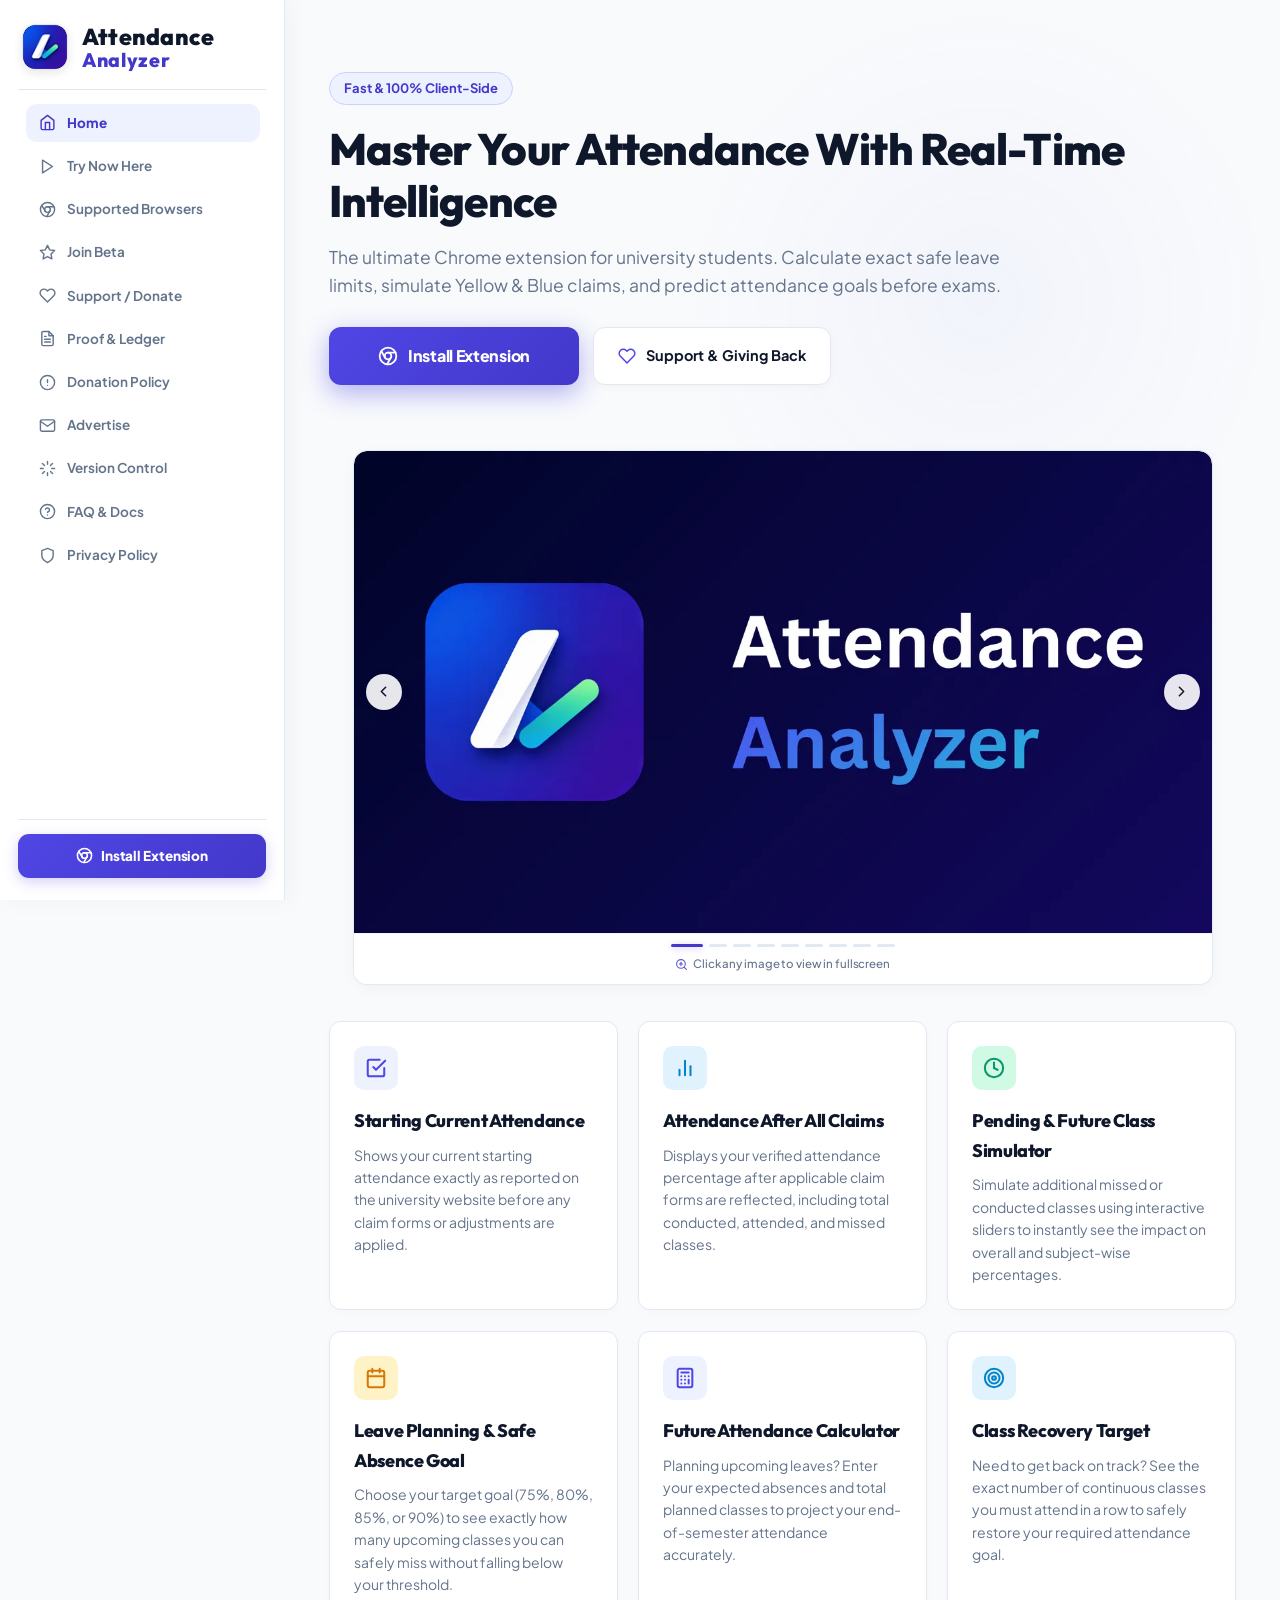
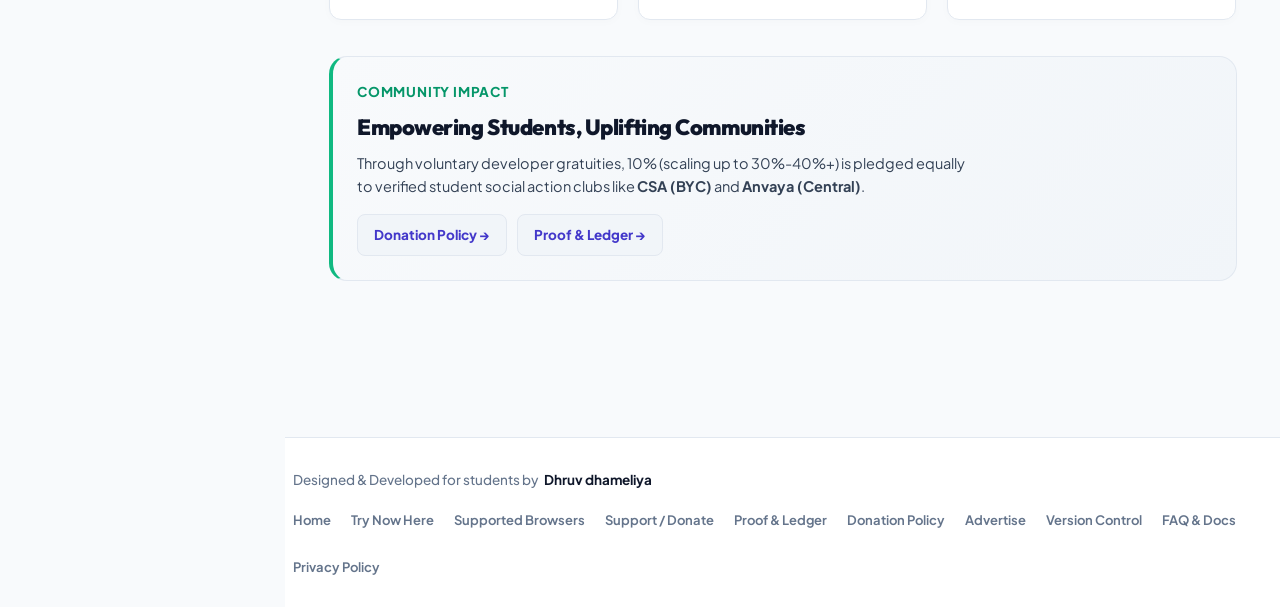
<file: index.html>
<!DOCTYPE html>
<html lang="en">

<head>
    <meta charset="UTF-8">
    <meta name="viewport" content="width=device-width, initial-scale=1.0, minimum-scale=0.5, maximum-scale=5.0, user-scalable=yes">
    <title>Attendance Analyzer — Intelligent Attendance Assistant</title>
    <meta name="description"
        content="Attendance Analyzer helps students calculate safe leaves, simulate Yellow & Blue concession claims, and forecast attendance goals with precision.">
    <link rel="preconnect" href="https://fonts.googleapis.com">
    <link rel="preconnect" href="https://fonts.gstatic.com" crossorigin>
    <link href="https://fonts.googleapis.com/css2?family=Outfit:wght@600;700;800&family=Plus+Jakarta+Sans:wght@500;600;700;800&display=swap" rel="stylesheet">
    <link rel="stylesheet" href="styles.css?v=4.1.5">
    <link rel="icon" type="image/png" href="assets/icon48.png?v=4.1.5">
</head>

<body>

    <!-- Modular Navigation dynamically injected via navigation.js -->
    <header class="mobile-topbar"></header>
    <aside class="sidebar" id="sidebar"></aside>
    <script src="navigation.js?v=4.1.5"></script>

    <!-- Main Content Wrapper -->
    <div class="main-wrapper">
        <main class="content-container">

            <!-- Hero Section -->
            <section class="hero">
                <div class="badge-pill">
                    <span>Fast & 100% Client-Side</span>
                </div>

                <h1 class="hero-title">Master Your Attendance With Real-Time Intelligence</h1>

                <p class="hero-subtitle">
                    The ultimate Chrome extension for university students. Calculate exact safe leave limits, simulate
                    Yellow & Blue claims, and predict attendance goals before exams.
                </p>

                <div class="hero-actions">
                    <a href="https://chromewebstore.google.com/detail/gbepkebfijgoafbkbcbjmmjipnhoaifd?utm_source=item-share-cb" target="_blank" rel="noopener" class="btn btn-primary btn-install-large">
                        <svg width="20" height="20" viewBox="0 0 24 24" fill="none" stroke="currentColor"
                            stroke-width="2.2" stroke-linecap="round" stroke-linejoin="round">
                            <circle cx="12" cy="12" r="10"></circle>
                            <circle cx="12" cy="12" r="4"></circle>
                            <line x1="21.17" y1="8" x2="12" y2="8"></line>
                            <line x1="3.95" y1="6.06" x2="8.54" y2="14"></line>
                            <line x1="10.88" y1="21.94" x2="15.46" y2="14"></line>
                        </svg>
                        Install Extension
                    </a>
                    <a href="payment.html" class="btn btn-subtle" style="padding: 16px 24px;">
                        <svg width="18" height="18" viewBox="0 0 24 24" fill="none" stroke="#4f46e5" stroke-width="2"
                            stroke-linecap="round" stroke-linejoin="round">
                            <path
                                d="M20.84 4.61a5.5 5.5 0 0 0-7.78 0L12 5.67l-1.06-1.06a5.5 5.5 0 0 0-7.78 7.78l1.06 1.06L12 21.23l7.78-7.78 1.06-1.06a5.5 5.5 0 0 0 0-7.78z">
                            </path>
                        </svg>
                        Support & Giving Back
                    </a>
                </div>
            </section>

            <!-- Extension Screenshot Auto-Slider Showcase (Clean Frameless with Touch & Fullscreen Zoom) -->
            <section class="showcase-slider-card" id="screenshot-slider">
                <!-- Slider Viewport -->
                <div class="slider-container" id="slider-container">
                    <button class="slider-nav-btn slider-prev-btn" id="slider-prev-btn" aria-label="Previous Slide">
                        <svg width="22" height="22" viewBox="0 0 24 24" fill="none" stroke="currentColor" stroke-width="2.5" stroke-linecap="round" stroke-linejoin="round">
                            <polyline points="15 18 9 12 15 6"></polyline>
                        </svg>
                    </button>

                    <div class="slider-track" id="slider-track">
                        <div class="slide-item" data-index="0" role="button" tabindex="0" aria-label="Zoom screenshot 1: Attendance Analyzer Official Banner">
                            <picture>
                                <source type="image/webp" srcset="assets/opt/9-low.webp 640w, assets/opt/9-med.webp 1280w, assets/opt/9-high.webp 1920w" sizes="(max-width: 640px) 100vw, (max-width: 1280px) 90vw, 860px">
                                <source type="image/png" srcset="assets/opt/9-low.png 640w, assets/opt/9-med.png 1280w, assets/opt/9-high.png 1920w" sizes="(max-width: 640px) 100vw, (max-width: 1280px) 90vw, 860px">
                                <img src="assets/opt/9-med.webp" data-high="assets/opt/9-high.webp" alt="Attendance Analyzer Official Banner" loading="eager" decoding="async" width="1920" height="1080" title="Click to view full screen">
                            </picture>
                        </div>
                        <div class="slide-item" data-index="1" role="button" tabindex="0" aria-label="Zoom screenshot 2: Main Dashboard Overview">
                            <picture>
                                <source type="image/webp" srcset="assets/opt/1-low.webp 640w, assets/opt/1-med.webp 1280w, assets/opt/1-high.webp 1920w" sizes="(max-width: 640px) 100vw, (max-width: 1280px) 90vw, 860px">
                                <source type="image/png" srcset="assets/opt/1-low.png 640w, assets/opt/1-med.png 1280w, assets/opt/1-high.png 1920w" sizes="(max-width: 640px) 100vw, (max-width: 1280px) 90vw, 860px">
                                <img src="assets/opt/1-med.webp" data-high="assets/opt/1-high.webp" alt="Attendance Analyzer Main Dashboard" loading="lazy" decoding="async" width="1920" height="1080" title="Click to view full screen">
                            </picture>
                        </div>
                        <div class="slide-item" data-index="2" role="button" tabindex="0" aria-label="Zoom screenshot 3: Safe Leaves Planner">
                            <picture>
                                <source type="image/webp" srcset="assets/opt/2-low.webp 640w, assets/opt/2-med.webp 1280w, assets/opt/2-high.webp 1920w" sizes="(max-width: 640px) 100vw, (max-width: 1280px) 90vw, 860px">
                                <source type="image/png" srcset="assets/opt/2-low.png 640w, assets/opt/2-med.png 1280w, assets/opt/2-high.png 1920w" sizes="(max-width: 640px) 100vw, (max-width: 1280px) 90vw, 860px">
                                <img src="assets/opt/2-med.webp" data-high="assets/opt/2-high.webp" alt="Safe Leaves and Absence Planner" loading="lazy" decoding="async" width="1920" height="1080" title="Click to view full screen">
                            </picture>
                        </div>
                        <div class="slide-item" data-index="3" role="button" tabindex="0" aria-label="Zoom screenshot 4: Claim Simulation">
                            <picture>
                                <source type="image/webp" srcset="assets/opt/3-low.webp 640w, assets/opt/3-med.webp 1280w, assets/opt/3-high.webp 1920w" sizes="(max-width: 640px) 100vw, (max-width: 1280px) 90vw, 860px">
                                <source type="image/png" srcset="assets/opt/3-low.png 640w, assets/opt/3-med.png 1280w, assets/opt/3-high.png 1920w" sizes="(max-width: 640px) 100vw, (max-width: 1280px) 90vw, 860px">
                                <img src="assets/opt/3-med.webp" data-high="assets/opt/3-high.webp" alt="Yellow and Blue Claim Simulation" loading="lazy" decoding="async" width="1920" height="1080" title="Click to view full screen">
                            </picture>
                        </div>
                        <div class="slide-item" data-index="4" role="button" tabindex="0" aria-label="Zoom screenshot 5: Target Settings">
                            <picture>
                                <source type="image/webp" srcset="assets/opt/4-low.webp 640w, assets/opt/4-med.webp 1280w, assets/opt/4-high.webp 1920w" sizes="(max-width: 640px) 100vw, (max-width: 1280px) 90vw, 860px">
                                <source type="image/png" srcset="assets/opt/4-low.png 640w, assets/opt/4-med.png 1280w, assets/opt/4-high.png 1920w" sizes="(max-width: 640px) 100vw, (max-width: 1280px) 90vw, 860px">
                                <img src="assets/opt/4-med.webp" data-high="assets/opt/4-high.webp" alt="Subject Recovery and Target Settings" loading="lazy" decoding="async" width="1920" height="1080" title="Click to view full screen">
                            </picture>
                        </div>
                        <div class="slide-item" data-index="5" role="button" tabindex="0" aria-label="Zoom screenshot 6: Attendance Matrix">
                            <picture>
                                <source type="image/webp" srcset="assets/opt/5-low.webp 640w, assets/opt/5-med.webp 1280w, assets/opt/5-high.webp 1920w" sizes="(max-width: 640px) 100vw, (max-width: 1280px) 90vw, 860px">
                                <source type="image/png" srcset="assets/opt/5-low.png 640w, assets/opt/5-med.png 1280w, assets/opt/5-high.png 1920w" sizes="(max-width: 640px) 100vw, (max-width: 1280px) 90vw, 860px">
                                <img src="assets/opt/5-med.webp" data-high="assets/opt/5-high.webp" alt="Detailed Attendance Matrix" loading="lazy" decoding="async" width="1920" height="1080" title="Click to view full screen">
                            </picture>
                        </div>
                        <div class="slide-item" data-index="6" role="button" tabindex="0" aria-label="Zoom screenshot 7: Concession Modeling">
                            <picture>
                                <source type="image/webp" srcset="assets/opt/6-low.webp 640w, assets/opt/6-med.webp 1280w, assets/opt/6-high.webp 1920w" sizes="(max-width: 640px) 100vw, (max-width: 1280px) 90vw, 860px">
                                <source type="image/png" srcset="assets/opt/6-low.png 640w, assets/opt/6-med.png 1280w, assets/opt/6-high.png 1920w" sizes="(max-width: 640px) 100vw, (max-width: 1280px) 90vw, 860px">
                                <img src="assets/opt/6-med.webp" data-high="assets/opt/6-high.webp" alt="Smart Concession Modeling" loading="lazy" decoding="async" width="1920" height="1080" title="Click to view full screen">
                            </picture>
                        </div>
                        <div class="slide-item" data-index="7" role="button" tabindex="0" aria-label="Zoom screenshot 8: Real-Time Insights">
                            <picture>
                                <source type="image/webp" srcset="assets/opt/7-low.webp 640w, assets/opt/7-med.webp 1280w, assets/opt/7-high.webp 1920w" sizes="(max-width: 640px) 100vw, (max-width: 1280px) 90vw, 860px">
                                <source type="image/png" srcset="assets/opt/7-low.png 640w, assets/opt/7-med.png 1280w, assets/opt/7-high.png 1920w" sizes="(max-width: 640px) 100vw, (max-width: 1280px) 90vw, 860px">
                                <img src="assets/opt/7-med.webp" data-high="assets/opt/7-high.webp" alt="Real-Time Attendance Insights" loading="lazy" decoding="async" width="1920" height="1080" title="Click to view full screen">
                            </picture>
                        </div>
                        <div class="slide-item" data-index="8" role="button" tabindex="0" aria-label="Zoom screenshot 9: Performance Breakdown">
                            <picture>
                                <source type="image/webp" srcset="assets/opt/8-low.webp 640w, assets/opt/8-med.webp 1280w, assets/opt/8-high.webp 1920w" sizes="(max-width: 640px) 100vw, (max-width: 1280px) 90vw, 860px">
                                <source type="image/png" srcset="assets/opt/8-low.png 640w, assets/opt/8-med.png 1280w, assets/opt/8-high.png 1920w" sizes="(max-width: 640px) 100vw, (max-width: 1280px) 90vw, 860px">
                                <img src="assets/opt/8-med.webp" data-high="assets/opt/8-high.webp" alt="Performance and Safe Bunk Breakdown" loading="lazy" decoding="async" width="1920" height="1080" title="Click to view full screen">
                            </picture>
                        </div>
                    </div>

                    <button class="slider-nav-btn slider-next-btn" id="slider-next-btn" aria-label="Next Slide">
                        <svg width="22" height="22" viewBox="0 0 24 24" fill="none" stroke="currentColor" stroke-width="2.5" stroke-linecap="round" stroke-linejoin="round">
                            <polyline points="9 18 15 12 9 6"></polyline>
                        </svg>
                    </button>
                </div>

                <!-- Slider Blue Dots & Hint -->
                <div class="slider-footer">
                    <div class="slider-dots" id="slider-dots">
                        <span class="slider-dot active" data-index="0"></span>
                        <span class="slider-dot" data-index="1"></span>
                        <span class="slider-dot" data-index="2"></span>
                        <span class="slider-dot" data-index="3"></span>
                        <span class="slider-dot" data-index="4"></span>
                        <span class="slider-dot" data-index="5"></span>
                        <span class="slider-dot" data-index="6"></span>
                        <span class="slider-dot" data-index="7"></span>
                        <span class="slider-dot" data-index="8"></span>
                    </div>
                    <p class="slider-hint">
                        <svg width="14" height="14" viewBox="0 0 24 24" fill="none" stroke="currentColor" stroke-width="2" stroke-linecap="round" stroke-linejoin="round"><circle cx="11" cy="11" r="8"></circle><line x1="21" y1="21" x2="16.65" y2="16.65"></line><line x1="11" y1="8" x2="11" y2="14"></line><line x1="8" y1="11" x2="14" y2="11"></line></svg>
                        Click any image to view in fullscreen
                    </p>
                </div>
            </section>

            <!-- Feature Cards (Matching Interactive Tour) -->
            <section class="features-grid">

                <div class="feature-card">
                    <div class="feature-icon icon-purple">
                        <svg width="22" height="22" viewBox="0 0 24 24" fill="none" stroke="currentColor"
                            stroke-width="2.2" stroke-linecap="round" stroke-linejoin="round">
                            <path d="M9 11l3 3L22 4"></path>
                            <path d="M21 12v7a2 2 0 0 1-2 2H5a2 2 0 0 1-2-2V5a2 2 0 0 1 2-2h11"></path>
                        </svg>
                    </div>
                    <h3>Starting Current Attendance</h3>
                    <p>Shows your current starting attendance exactly as reported on the university website before any claim forms or adjustments are applied.</p>
                </div>

                <div class="feature-card">
                    <div class="feature-icon icon-cyan">
                        <svg width="22" height="22" viewBox="0 0 24 24" fill="none" stroke="currentColor"
                            stroke-width="2.2" stroke-linecap="round" stroke-linejoin="round">
                            <line x1="18" y1="20" x2="18" y2="10"></line>
                            <line x1="12" y1="20" x2="12" y2="4"></line>
                            <line x1="6" y1="20" x2="6" y2="14"></line>
                        </svg>
                    </div>
                    <h3>Attendance After All Claims</h3>
                    <p>Displays your verified attendance percentage after applicable claim forms are reflected, including total conducted, attended, and missed classes.</p>
                </div>

                <div class="feature-card">
                    <div class="feature-icon icon-emerald">
                        <svg width="22" height="22" viewBox="0 0 24 24" fill="none" stroke="currentColor"
                            stroke-width="2.2" stroke-linecap="round" stroke-linejoin="round">
                            <circle cx="12" cy="12" r="10"></circle>
                            <polyline points="12 6 12 12 16 14"></polyline>
                        </svg>
                    </div>
                    <h3>Pending & Future Class Simulator</h3>
                    <p>Simulate additional missed or conducted classes using interactive sliders to instantly see the impact on overall and subject-wise percentages.</p>
                </div>

                <div class="feature-card">
                    <div class="feature-icon icon-amber">
                        <svg width="22" height="22" viewBox="0 0 24 24" fill="none" stroke="currentColor"
                            stroke-width="2.2" stroke-linecap="round" stroke-linejoin="round">
                            <rect x="3" y="4" width="18" height="18" rx="2" ry="2"></rect>
                            <line x1="16" y1="2" x2="16" y2="6"></line>
                            <line x1="8" y1="2" x2="8" y2="6"></line>
                            <line x1="3" y1="10" x2="21" y2="10"></line>
                        </svg>
                    </div>
                    <h3>Leave Planning & Safe Absence Goal</h3>
                    <p>Choose your target goal (75%, 80%, 85%, or 90%) to see exactly how many upcoming classes you can safely miss without falling below your threshold.</p>
                </div>

                <div class="feature-card">
                    <div class="feature-icon icon-purple">
                        <svg width="22" height="22" viewBox="0 0 24 24" fill="none" stroke="currentColor"
                            stroke-width="2.2" stroke-linecap="round" stroke-linejoin="round">
                            <rect x="4" y="2" width="16" height="20" rx="2"></rect>
                            <line x1="8" y1="6" x2="16" y2="6"></line>
                            <line x1="16" y1="14" x2="16" y2="18"></line>
                            <path d="M16 10h.01"></path>
                            <path d="M12 10h.01"></path>
                            <path d="M8 10h.01"></path>
                            <path d="M12 14h.01"></path>
                            <path d="M8 14h.01"></path>
                            <path d="M12 18h.01"></path>
                            <path d="M8 18h.01"></path>
                        </svg>
                    </div>
                    <h3>Future Attendance Calculator</h3>
                    <p>Planning upcoming leaves? Enter your expected absences and total planned classes to project your end-of-semester attendance accurately.</p>
                </div>

                <div class="feature-card">
                    <div class="feature-icon icon-cyan">
                        <svg width="22" height="22" viewBox="0 0 24 24" fill="none" stroke="currentColor"
                            stroke-width="2.2" stroke-linecap="round" stroke-linejoin="round">
                            <circle cx="12" cy="12" r="10"></circle>
                            <circle cx="12" cy="12" r="6"></circle>
                            <circle cx="12" cy="12" r="2"></circle>
                        </svg>
                    </div>
                    <h3>Class Recovery Target</h3>
                    <p>Need to get back on track? See the exact number of continuous classes you must attend in a row to safely restore your required attendance goal.</p>
                </div>

            </section>

            <!-- Giving Back & Social Impact Section -->
            <section class="policy-highlight-card" style="margin: 36px 0; border-left: 4px solid #10b981;">
                <div style="display: flex; justify-content: space-between; align-items: center; flex-wrap: wrap; gap: 16px;">
                    <div>
                        <div class="section-tagline" style="color: #059669;">Community Impact</div>
                        <h2 style="font-size: 22px; font-weight: 850; color: var(--text-main); margin-bottom: 6px;">
                            Empowering Students, Uplifting Communities
                        </h2>
                        <p style="font-size: 14.5px; color: var(--text-secondary); max-width: 620px; line-height: 1.6; margin: 0;">
                            Through voluntary developer gratuities, 10% (scaling up to 30%-40%+) is pledged equally to verified student social action clubs like <strong>CSA (BYC)</strong> and <strong>Anvaya (Central)</strong>.
                        </p>
                    </div>
                    <div style="display: flex; gap: 10px; flex-wrap: wrap;">
                        <a href="donation-policy.html" class="btn-policy-link">
                            Donation Policy →
                        </a>
                        <a href="proof.html" class="btn-policy-link">
                            Proof & Ledger →
                        </a>
                    </div>
                </div>
            </section>
        </main>
    </div>

    <!-- Fullscreen Screenshot Lightbox Modal (Root-level to prevent any sidebar overlap) -->
    <div id="showcase-lightbox" class="showcase-lightbox" aria-hidden="true" role="dialog" aria-label="Image Zoom Gallery">
        <div class="lightbox-overlay" id="lightbox-overlay"></div>
        <div class="lightbox-content">
            <!-- Top Bar with title, count & close -->
            <div class="lightbox-header">
                <div class="lightbox-info">
                    <span class="lightbox-counter" id="lightbox-counter">1 / 8</span>
                    <span class="lightbox-title" id="lightbox-title">Main Dashboard Overview</span>
                </div>
                <button class="lightbox-close-btn" id="lightbox-close-btn" aria-label="Close Fullscreen View">
                    <svg width="24" height="24" viewBox="0 0 24 24" fill="none" stroke="currentColor" stroke-width="2.5" stroke-linecap="round" stroke-linejoin="round">
                        <line x1="18" y1="6" x2="6" y2="18"></line>
                        <line x1="6" y1="6" x2="18" y2="18"></line>
                    </svg>
                </button>
            </div>

            <!-- Main Fullscreen Image Area with Touch Swipe & Navigation -->
            <div class="lightbox-viewport" id="lightbox-viewport">
                <button class="lightbox-nav-btn lightbox-prev-btn" id="lightbox-prev-btn" aria-label="Previous Image">
                    <svg width="28" height="28" viewBox="0 0 24 24" fill="none" stroke="currentColor" stroke-width="2.5" stroke-linecap="round" stroke-linejoin="round">
                        <polyline points="15 18 9 12 15 6"></polyline>
                    </svg>
                </button>

                <div class="lightbox-image-wrapper">
                    <img id="lightbox-img" src="assets/1.png" alt="Zoomed Screenshot" class="lightbox-img">
                </div>

                <button class="lightbox-nav-btn lightbox-next-btn" id="lightbox-next-btn" aria-label="Next Image">
                    <svg width="28" height="28" viewBox="0 0 24 24" fill="none" stroke="currentColor" stroke-width="2.5" stroke-linecap="round" stroke-linejoin="round">
                        <polyline points="9 18 15 12 9 6"></polyline>
                    </svg>
                </button>
            </div>

            <!-- Bottom Thumbnail Strip Showing All Images -->
            <div class="lightbox-thumbnails" id="lightbox-thumbnails">
                <div class="lightbox-thumb active" data-index="0" title="Attendance Analyzer Banner">
                    <img src="assets/9.png" alt="Thumbnail 1">
                </div>
                <div class="lightbox-thumb" data-index="1" title="Main Dashboard Overview">
                    <img src="assets/1.png" alt="Thumbnail 2">
                </div>
                <div class="lightbox-thumb" data-index="2" title="Safe Leaves Planner">
                    <img src="assets/2.png" alt="Thumbnail 3">
                </div>
                <div class="lightbox-thumb" data-index="3" title="Claim Forms Simulation">
                    <img src="assets/3.png" alt="Thumbnail 4">
                </div>
                <div class="lightbox-thumb" data-index="4" title="Target Settings">
                    <img src="assets/4.png" alt="Thumbnail 5">
                </div>
                <div class="lightbox-thumb" data-index="5" title="Detailed Attendance Matrix">
                    <img src="assets/5.png" alt="Thumbnail 6">
                </div>
                <div class="lightbox-thumb" data-index="6" title="Concession Modeling">
                    <img src="assets/6.png" alt="Thumbnail 7">
                </div>
                <div class="lightbox-thumb" data-index="7" title="Real-Time Insights">
                    <img src="assets/7.png" alt="Thumbnail 8">
                </div>
                <div class="lightbox-thumb" data-index="8" title="Performance Breakdown">
                    <img src="assets/8.png" alt="Thumbnail 9">
                </div>
            </div>
        </div>
    </div>

    <script src="sdg-data.js?v=4.1.5"></script>
    <script src="main.js?v=4.1.5"></script>
</body>

</html>
</file>
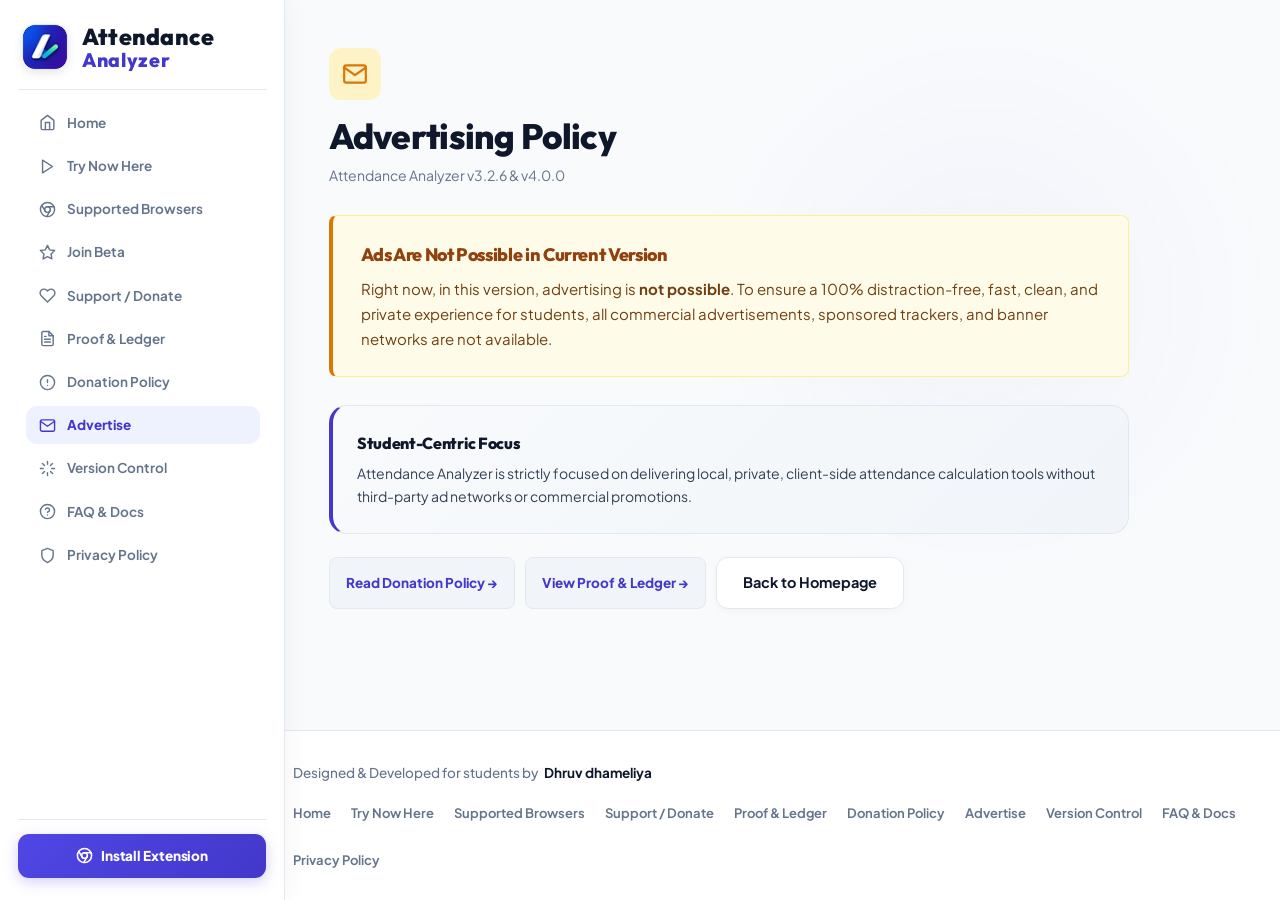
<file: advertise.html>
<!DOCTYPE html>
<html lang="en">
<head>
  <meta charset="UTF-8">
  <meta name="viewport" content="width=device-width, initial-scale=1.0, minimum-scale=0.5, maximum-scale=5.0, user-scalable=yes">
  <title>Advertising Policy — Attendance Analyzer</title>
  <meta name="description" content="Advertising is not available in the current version of Attendance Analyzer.">
  <link rel="preconnect" href="https://fonts.googleapis.com">
  <link rel="preconnect" href="https://fonts.gstatic.com" crossorigin>
  <link href="https://fonts.googleapis.com/css2?family=Outfit:wght@600;700;800&family=Plus+Jakarta+Sans:wght@500;600;700;800&display=swap" rel="stylesheet">
  <link rel="stylesheet" href="styles.css?v=4.1.5">
  <link rel="icon" type="image/png" href="assets/icon48.png?v=4.1.5">
</head>
<body>

  <!-- Modular Navigation dynamically injected via navigation.js -->
  <header class="mobile-topbar"></header>
  <aside class="sidebar" id="sidebar"></aside>
  <script src="navigation.js?v=4.1.5"></script>

  <!-- Main Content Wrapper -->
  <div class="main-wrapper">
    <main class="content-container">
      
      <div style="margin-bottom: 28px;">
        <div style="width: 52px; height: 52px; border-radius: 12px; background: #fef3c7; color: #d97706; display: inline-flex; align-items: center; justify-content: center; margin-bottom: 16px;">
          <svg width="26" height="26" viewBox="0 0 24 24" fill="none" stroke="currentColor" stroke-width="2" stroke-linecap="round" stroke-linejoin="round">
            <path d="M4 4h16c1.1 0 2 .9 2 2v12c0 1.1-.9 2-2 2H4c-1.1 0-2-.9-2-2V6c0-1.1.9-2 2-2z"></path>
            <polyline points="22,6 12,13 2,6"></polyline>
          </svg>
        </div>

        <h1 class="hero-title" style="font-size: 2.2rem; margin-bottom: 6px;">Advertising Policy</h1>
        <div style="font-size: 14px; color: var(--text-muted);">Attendance Analyzer v3.2.6 & v4.0.0</div>
      </div>
        
      <!-- Clear Notice Box -->
      <div class="ad-notice-box" style="max-width: 800px;">
        <h2 style="font-size: 18px; font-weight: 800; margin-bottom: 8px;">Ads Are Not Possible in Current Version</h2>
        <p>
          Right now, in this version, advertising is <strong>not possible</strong>. To ensure a 100% distraction-free, fast, clean, and private experience for students, all commercial advertisements, sponsored trackers, and banner networks are not available.
        </p>
      </div>

      <div class="policy-highlight-card" style="border-left: 4px solid var(--primary); margin: 20px 0; max-width: 800px;">
        <h3 style="font-size: 16px; font-weight: 800; color: var(--text-main); margin-bottom: 6px;">
          Student-Centric Focus
        </h3>
        <p style="font-size: 14px; color: var(--text-secondary); line-height: 1.65; margin: 0;">
          Attendance Analyzer is strictly focused on delivering local, private, client-side attendance calculation tools without third-party ad networks or commercial promotions.
        </p>
      </div>

      <div class="proof-action-links" style="margin-top: 24px;">
        <a href="donation-policy.html" class="btn-policy-link">
          Read Donation Policy →
        </a>
        <a href="proof.html" class="btn-policy-link">
          View Proof & Ledger →
        </a>
        <a href="index.html" class="btn btn-subtle">
          Back to Homepage
        </a>
      </div>

    </main>

    <!-- Footer dynamically injected via navigation.js -->
    <footer class="footer"></footer>
  </div>

  <script src="sdg-data.js?v=4.1.5"></script>
  <script src="main.js?v=4.1.5"></script>
</body>
</html>
</file>
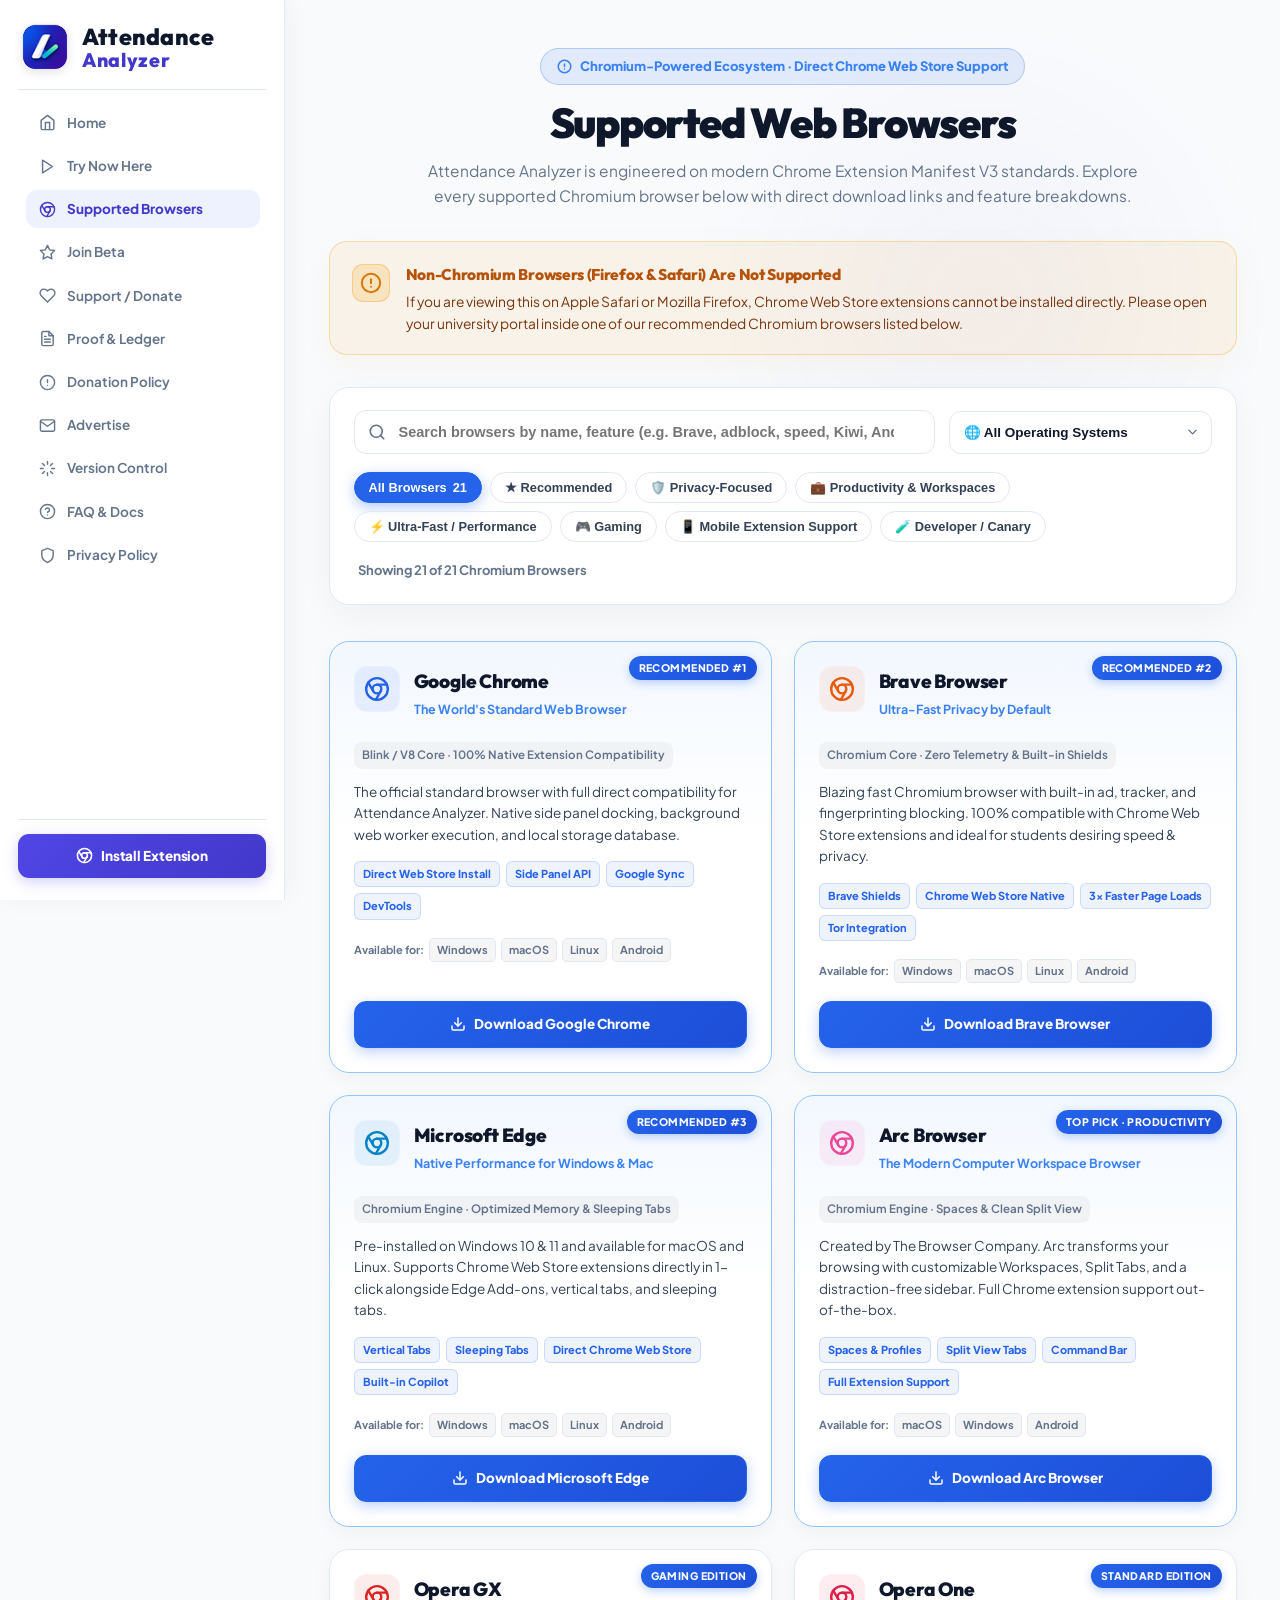
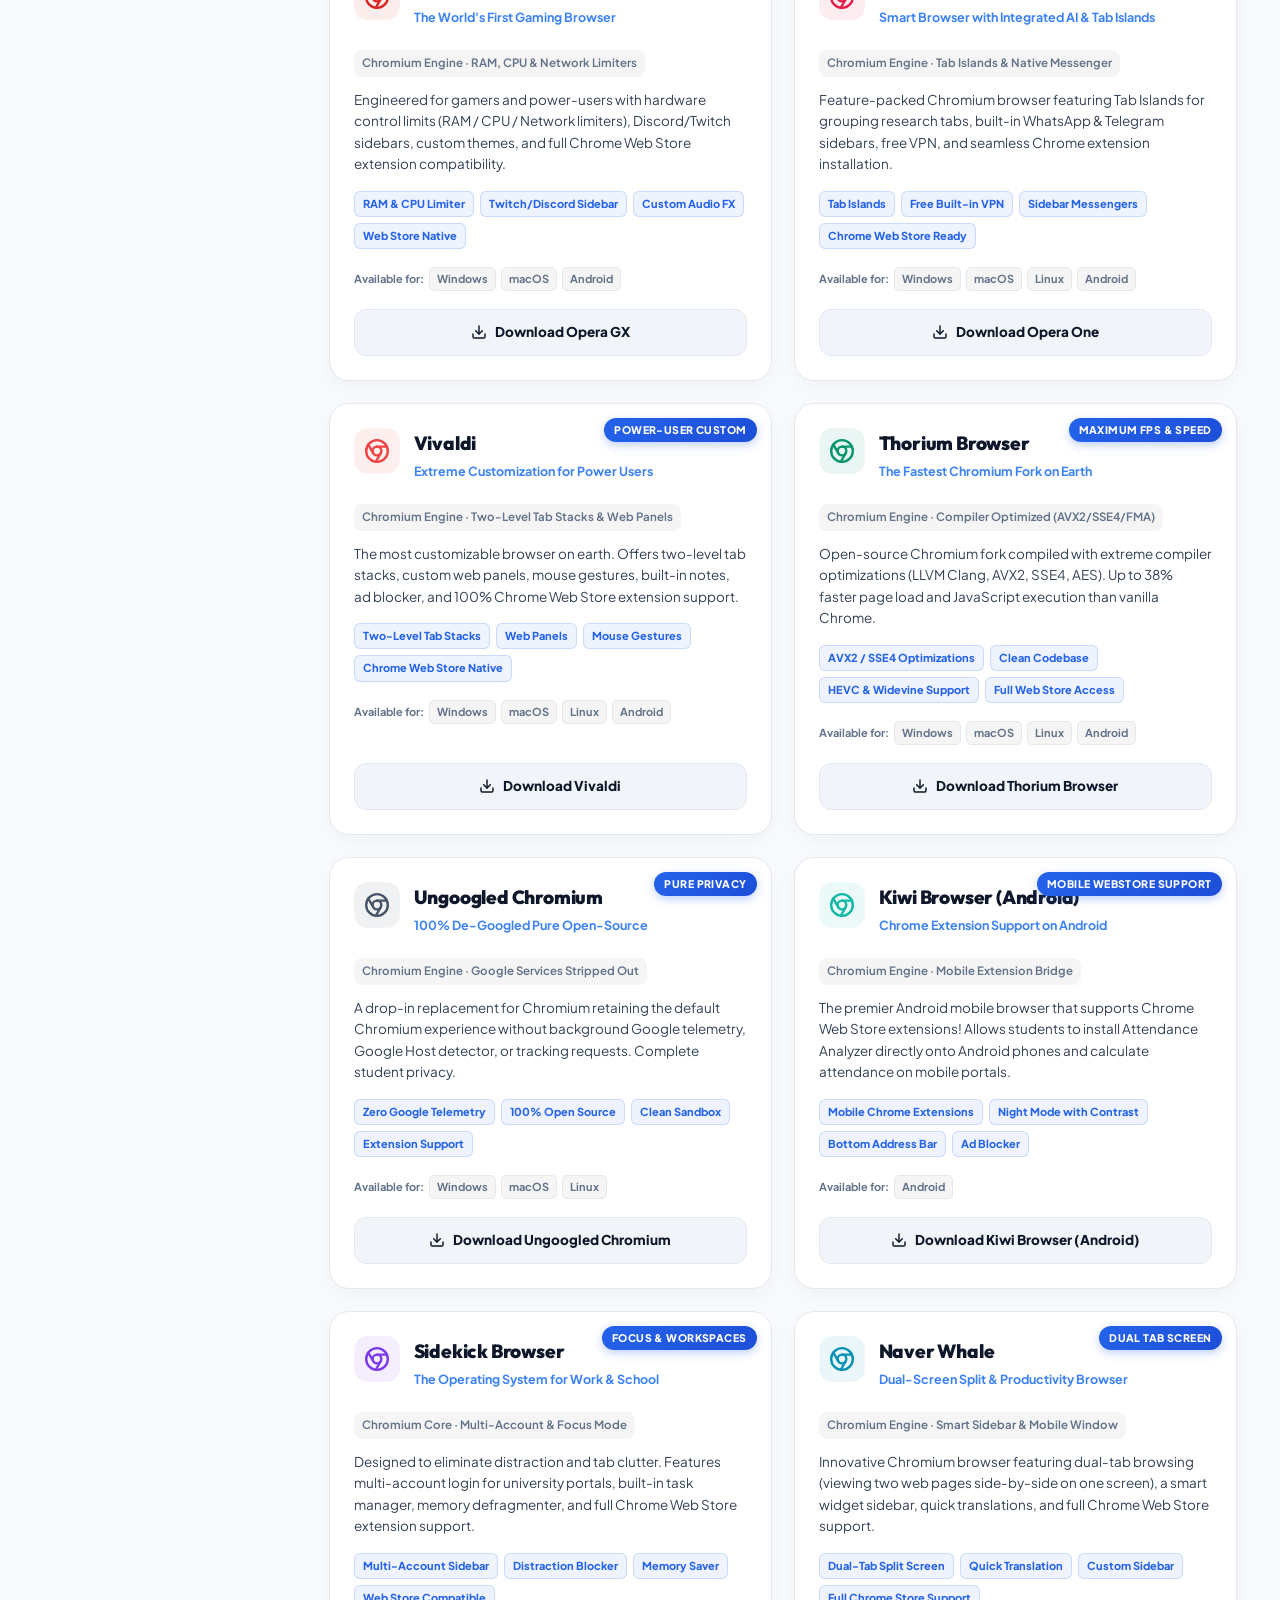
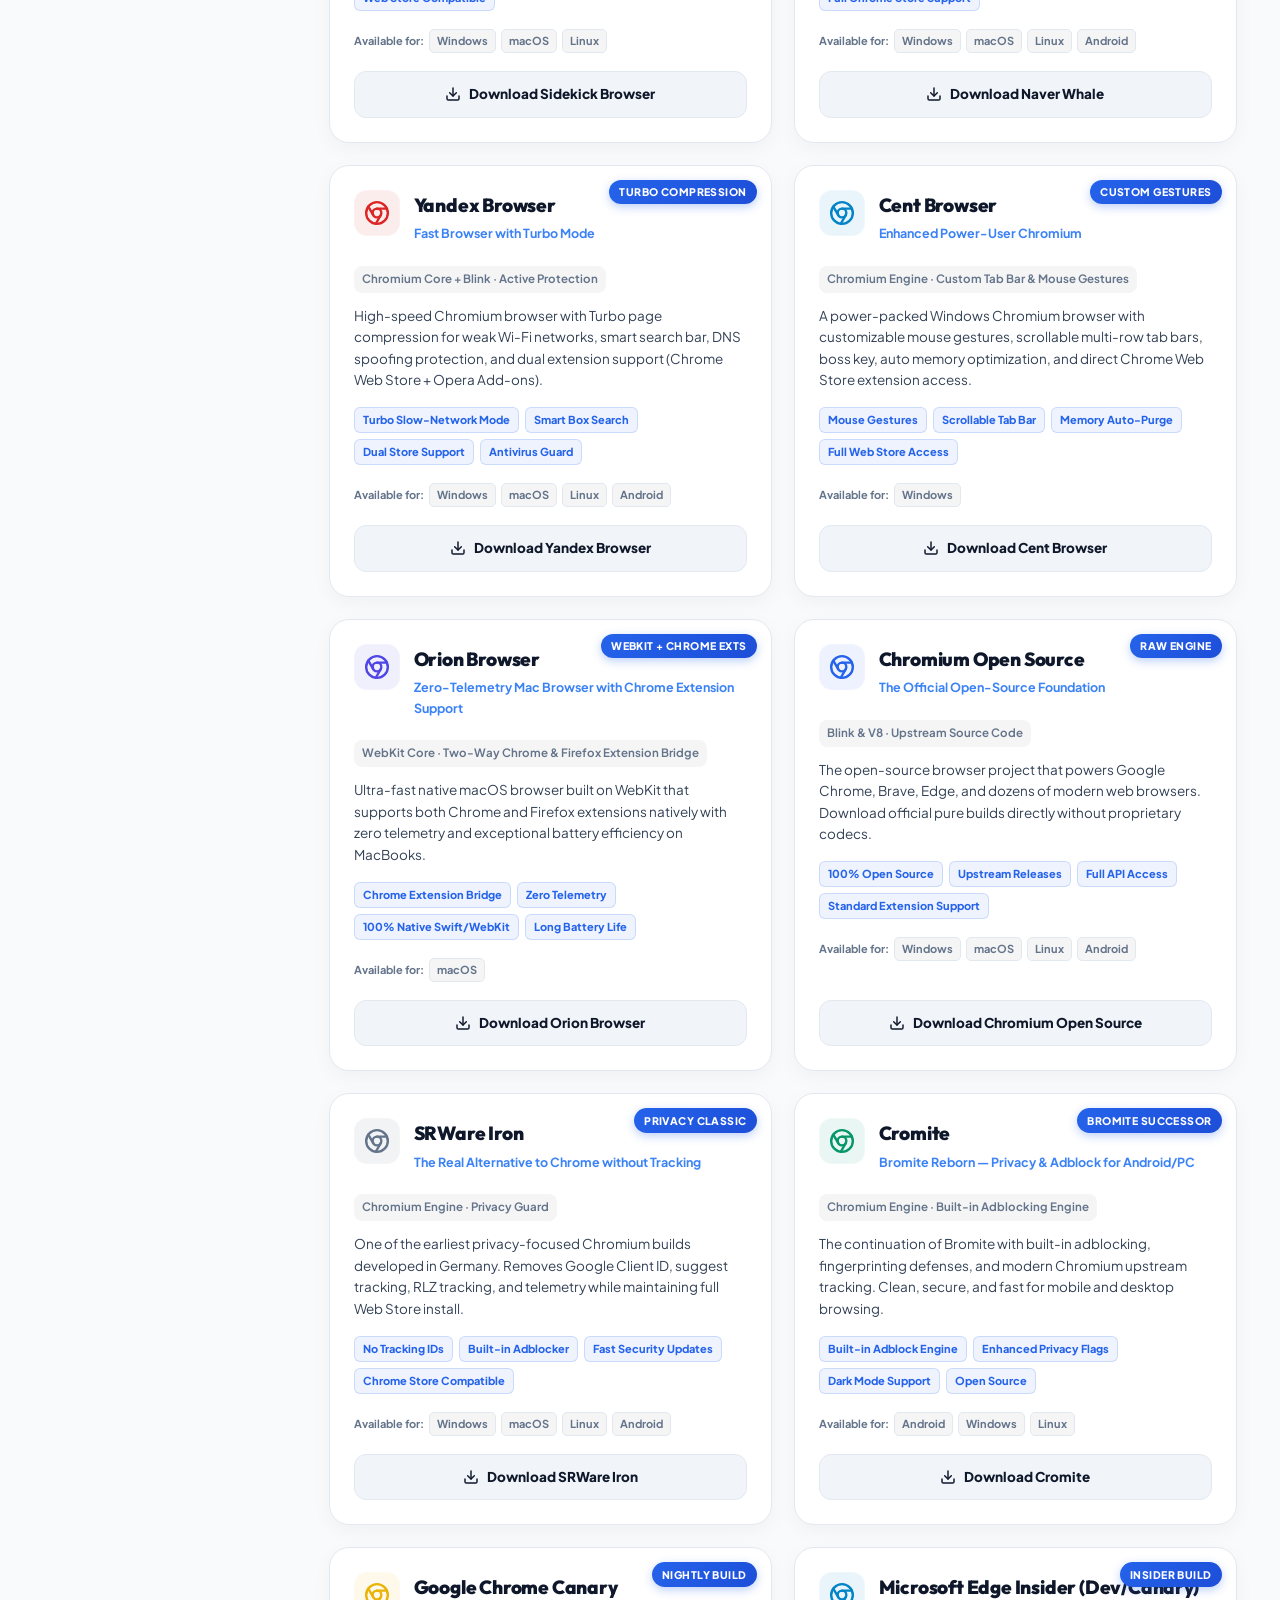
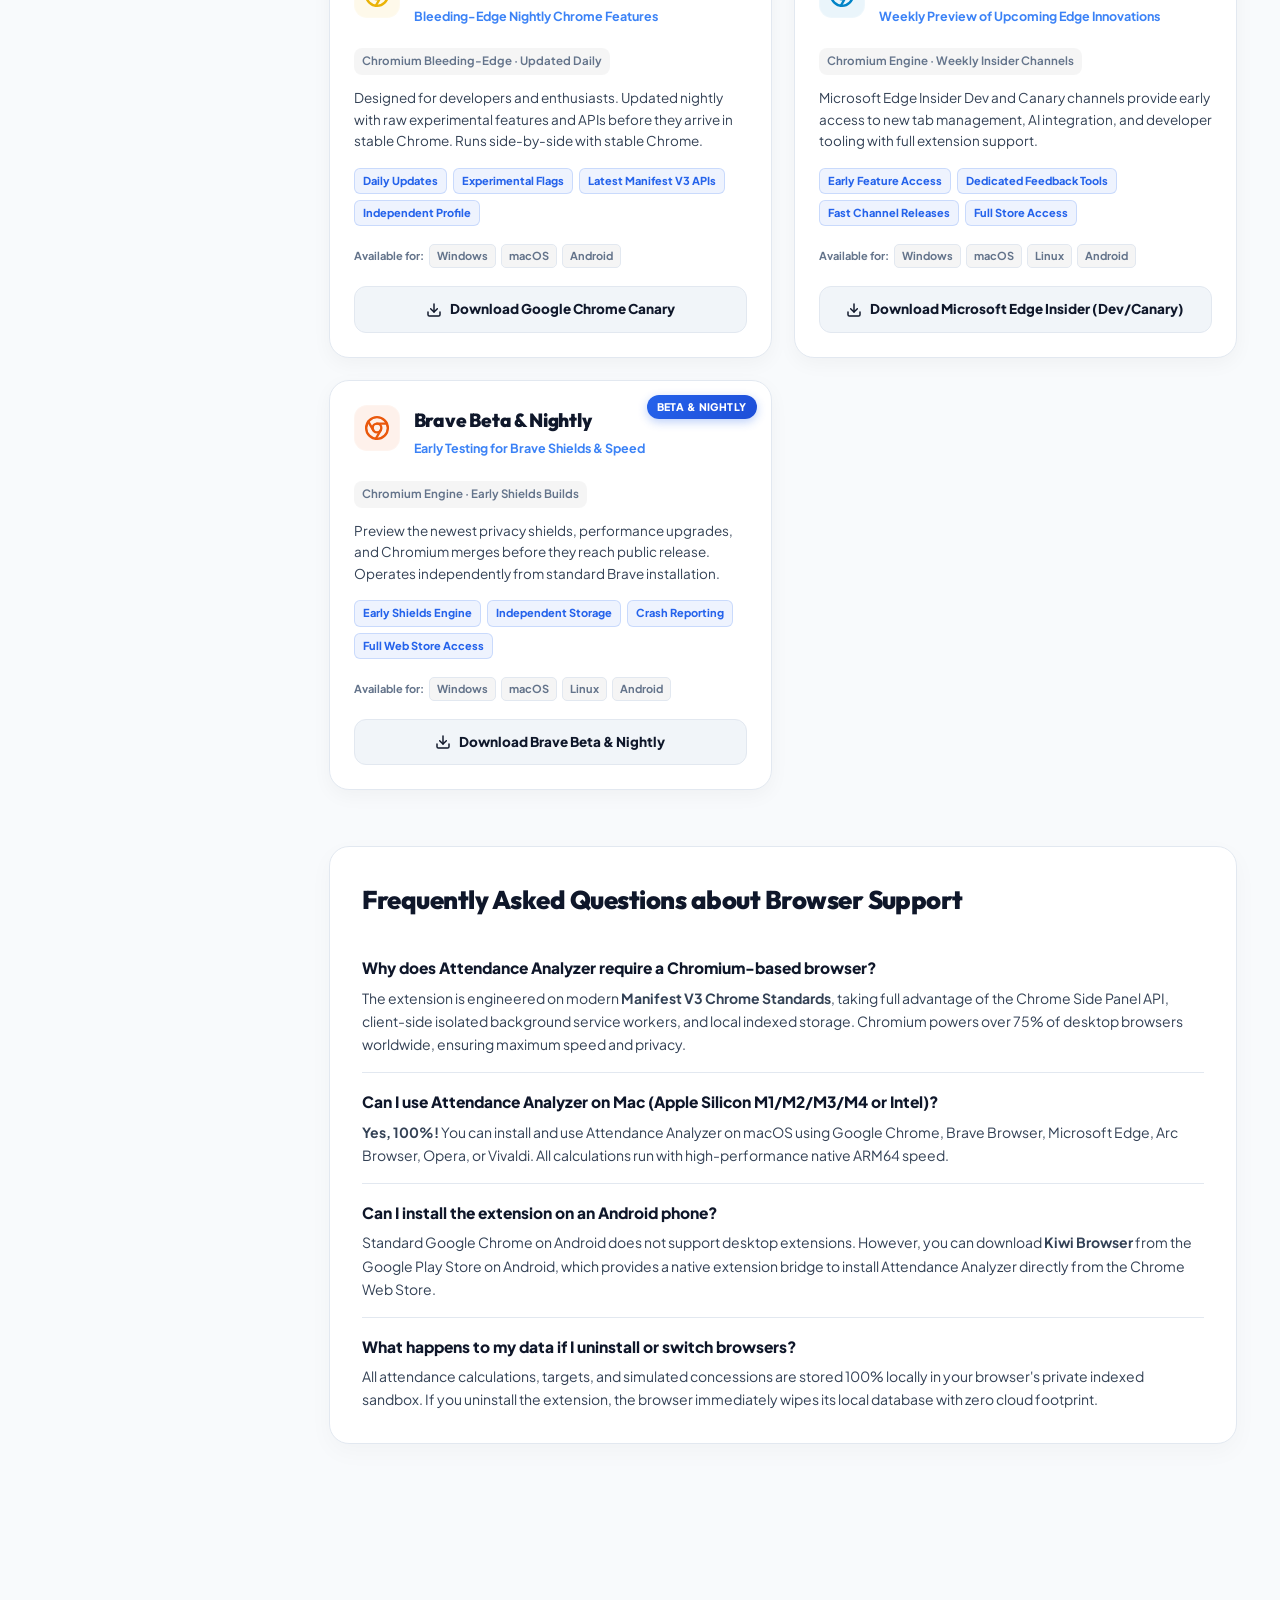
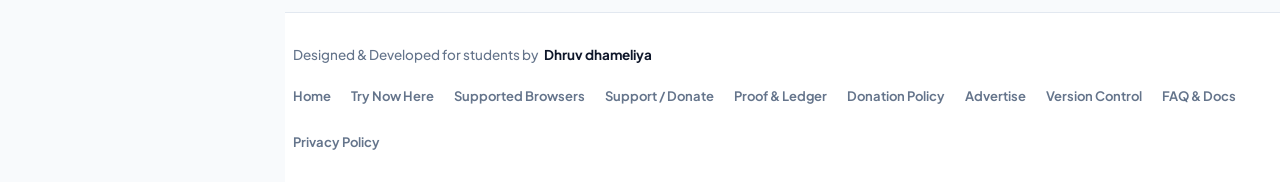
<file: browsers.html>
<!DOCTYPE html>
<html lang="en">
<head>
  <meta charset="UTF-8">
  <meta name="viewport" content="width=device-width, initial-scale=1.0, minimum-scale=0.5, maximum-scale=5.0, user-scalable=yes">
  <title>Supported Chromium Browsers Directory — Attendance Analyzer</title>
  <meta name="description" content="Explore the complete interactive directory of all Chromium-based web browsers supported by Attendance Analyzer. Search, filter by privacy, speed, and platform, and download directly.">
  <link rel="preconnect" href="https://fonts.googleapis.com">
  <link rel="preconnect" href="https://fonts.gstatic.com" crossorigin>
  <link href="https://fonts.googleapis.com/css2?family=Outfit:wght@600;700;800;900&family=Plus+Jakarta+Sans:wght@500;600;700;800&display=swap" rel="stylesheet">
  <link rel="stylesheet" href="styles.css?v=4.1.5">
  <link rel="icon" type="image/png" href="assets/icon48.png?v=4.1.5">
  <style>
    /* Browsers Page Custom Component Styles */
    .br-header-area {
      text-align: center;
      margin-bottom: 32px;
      position: relative;
    }
    .br-badge-top {
      display: inline-flex;
      align-items: center;
      gap: 8px;
      padding: 7px 16px;
      border-radius: 999px;
      background: rgba(37, 99, 235, 0.1);
      border: 1.5px solid rgba(37, 99, 235, 0.25);
      color: #3b82f6;
      font-size: 13px;
      font-weight: 800;
      margin-bottom: 14px;
      backdrop-filter: blur(8px);
    }
    .br-hero-title {
      font-family: 'Outfit', sans-serif;
      font-size: 2.6rem;
      font-weight: 900;
      color: var(--text-main);
      letter-spacing: -0.03em;
      margin: 0 0 12px 0;
      line-height: 1.15;
    }
    .br-hero-subtitle {
      font-size: 15.5px;
      color: var(--text-muted);
      max-width: 720px;
      margin: 0 auto;
      line-height: 1.6;
    }

    /* Important Requirement Alert */
    .br-req-card {
      background: rgba(245, 158, 11, 0.08);
      border: 1.5px solid rgba(245, 158, 11, 0.3);
      border-radius: 18px;
      padding: 20px 22px;
      margin-bottom: 32px;
      display: flex;
      align-items: flex-start;
      gap: 16px;
      box-shadow: 0 10px 30px rgba(245, 158, 11, 0.06);
    }
    .br-req-icon {
      width: 38px;
      height: 38px;
      border-radius: 11px;
      background: rgba(245, 158, 11, 0.18);
      border: 1px solid rgba(245, 158, 11, 0.35);
      color: #d97706;
      display: flex;
      align-items: center;
      justify-content: center;
      flex-shrink: 0;
      margin-top: 2px;
    }
    [data-theme="dark"] .br-req-icon {
      color: #fbbf24;
    }
    .br-req-title {
      font-size: 15.5px;
      font-weight: 800;
      color: #b45309;
      margin: 0 0 4px 0;
    }
    [data-theme="dark"] .br-req-title {
      color: #fbbf24;
    }
    .br-req-text {
      font-size: 13.8px;
      color: #78350f;
      line-height: 1.55;
      margin: 0;
    }
    [data-theme="dark"] .br-req-text {
      color: #cbd5e1;
    }

    /* Live Search & Filter Bar Container */
    .br-search-container {
      background: var(--bg-card, rgba(255, 255, 255, 0.85));
      border: 1.5px solid var(--border-light, #e2e8f0);
      border-radius: 20px;
      padding: 22px 24px;
      margin-bottom: 36px;
      box-shadow: 0 12px 36px rgba(0, 0, 0, 0.04);
      backdrop-filter: blur(14px);
    }
    [data-theme="dark"] .br-search-container {
      background: rgba(15, 23, 42, 0.7);
      border-color: rgba(255, 255, 255, 0.12);
      box-shadow: 0 16px 40px rgba(0, 0, 0, 0.4);
    }

    .br-search-box-row {
      display: flex;
      gap: 14px;
      align-items: center;
      margin-bottom: 18px;
      flex-wrap: wrap;
    }

    .br-search-input-wrap {
      position: relative;
      flex: 1;
      min-width: 260px;
    }

    .br-search-input-wrap svg.search-icon {
      position: absolute;
      left: 14px;
      top: 50%;
      transform: translateY(-50%);
      color: var(--text-muted);
      pointer-events: none;
    }

    .br-search-input {
      width: 100%;
      padding: 13px 40px 13px 44px;
      border-radius: 12px;
      background: rgba(255, 255, 255, 0.8);
      border: 1.5px solid var(--border-light);
      font-size: 14.5px;
      font-weight: 600;
      color: var(--text-main);
      outline: none;
      box-sizing: border-box;
      transition: all 0.2s ease;
    }
    [data-theme="dark"] .br-search-input {
      background: rgba(30, 41, 59, 0.7);
      border-color: rgba(255, 255, 255, 0.15);
      color: #ffffff;
    }
    .br-search-input:focus {
      border-color: #3b82f6;
      box-shadow: 0 0 0 3.5px rgba(59, 130, 246, 0.2);
    }

    .br-search-clear-btn {
      position: absolute;
      right: 12px;
      top: 50%;
      transform: translateY(-50%);
      background: transparent;
      border: none;
      color: var(--text-muted);
      cursor: pointer;
      font-size: 18px;
      padding: 4px;
      display: none;
      align-items: center;
      justify-content: center;
    }
    .br-search-clear-btn.active {
      display: flex;
    }

    /* Platform Dropdown Selector */
    .br-platform-select-wrap {
      position: relative;
      min-width: 160px;
    }
    .br-platform-select {
      width: 100%;
      padding: 13px 36px 13px 14px;
      border-radius: 12px;
      background: rgba(255, 255, 255, 0.8);
      border: 1.5px solid var(--border-light);
      font-size: 13.5px;
      font-weight: 750;
      color: var(--text-main);
      outline: none;
      cursor: pointer;
      appearance: none;
      -webkit-appearance: none;
      box-sizing: border-box;
      transition: all 0.2s ease;
    }
    [data-theme="dark"] .br-platform-select {
      background: rgba(30, 41, 59, 0.7);
      border-color: rgba(255, 255, 255, 0.15);
      color: #ffffff;
    }
    .br-platform-select-wrap svg {
      position: absolute;
      right: 12px;
      top: 50%;
      transform: translateY(-50%);
      color: var(--text-muted);
      pointer-events: none;
    }

    /* Filter Pills */
    .br-filter-pills {
      display: flex;
      gap: 8px;
      flex-wrap: wrap;
      align-items: center;
    }

    .br-pill-btn {
      padding: 7px 14px;
      border-radius: 999px;
      font-size: 12.8px;
      font-weight: 750;
      border: 1.2px solid var(--border-light);
      background: rgba(255, 255, 255, 0.5);
      color: var(--text-secondary);
      cursor: pointer;
      transition: all 0.2s ease;
      display: inline-flex;
      align-items: center;
      gap: 6px;
      user-select: none;
      -webkit-user-select: none;
    }
    [data-theme="dark"] .br-pill-btn {
      background: rgba(30, 41, 59, 0.5);
      border-color: rgba(255, 255, 255, 0.1);
      color: #cbd5e1;
    }
    .br-pill-btn:hover {
      background: rgba(59, 130, 246, 0.1);
      border-color: rgba(59, 130, 246, 0.4);
      color: #2563eb;
    }
    [data-theme="dark"] .br-pill-btn:hover {
      color: #60a5fa;
    }
    .br-pill-btn.active {
      background: #2563eb !important;
      border-color: #2563eb !important;
      color: #ffffff !important;
      box-shadow: 0 4px 14px rgba(37, 99, 235, 0.35);
    }

    /* Status Counter Bar */
    .br-status-bar {
      display: flex;
      justify-content: space-between;
      align-items: center;
      margin: 18px 4px 0;
      font-size: 13px;
      font-weight: 700;
      color: var(--text-muted);
      flex-wrap: wrap;
      gap: 8px;
    }

    .br-reset-all-link {
      color: #2563eb;
      cursor: pointer;
      text-decoration: underline;
      display: none;
    }
    .br-reset-all-link.active {
      display: inline;
    }

    /* Browsers Grid */
    .br-grid {
      display: grid;
      grid-template-columns: repeat(auto-fill, minmax(320px, 1fr));
      gap: 22px;
      margin-bottom: 56px;
    }

    .br-card {
      background: var(--bg-card, #ffffff);
      border: 1.5px solid var(--border-light, #e2e8f0);
      border-radius: 20px;
      padding: 24px;
      box-shadow: 0 6px 20px rgba(0, 0, 0, 0.04);
      display: flex;
      flex-direction: column;
      justify-content: space-between;
      transition: transform 0.25s cubic-bezier(0.16, 1, 0.3, 1),
                  box-shadow 0.25s ease,
                  border-color 0.25s ease;
      position: relative;
      overflow: hidden;
    }
    [data-theme="dark"] .br-card {
      background: rgba(15, 23, 42, 0.65);
      border-color: rgba(255, 255, 255, 0.1);
      box-shadow: 0 12px 30px rgba(0, 0, 0, 0.35);
    }
    .br-card:hover {
      transform: translateY(-5px);
      box-shadow: 0 16px 36px rgba(0, 0, 0, 0.09);
      border-color: #93c5fd;
    }
    [data-theme="dark"] .br-card:hover {
      border-color: rgba(56, 189, 248, 0.4);
      box-shadow: 0 20px 45px rgba(0, 0, 0, 0.55), 0 0 20px rgba(56, 189, 248, 0.1);
    }

    .br-card.is-rec {
      border-color: #93c5fd;
      background: linear-gradient(180deg, rgba(239, 246, 255, 0.7) 0%, var(--bg-card) 45%);
    }
    [data-theme="dark"] .br-card.is-rec {
      border-color: rgba(56, 189, 248, 0.35);
      background: linear-gradient(180deg, rgba(30, 58, 138, 0.25) 0%, rgba(15, 23, 42, 0.65) 45%);
    }

    .br-card-badge {
      position: absolute;
      top: 14px;
      right: 14px;
      background: linear-gradient(135deg, #2563eb 0%, #1d4ed8 100%);
      color: #ffffff;
      font-size: 10.5px;
      font-weight: 850;
      padding: 3.5px 10px;
      border-radius: 999px;
      text-transform: uppercase;
      letter-spacing: 0.04em;
      box-shadow: 0 3px 10px rgba(37, 99, 235, 0.3);
    }

    .br-card-top {
      display: flex;
      align-items: flex-start;
      gap: 14px;
      margin-bottom: 12px;
    }

    .br-icon-box {
      width: 46px;
      height: 46px;
      border-radius: 13px;
      display: flex;
      align-items: center;
      justify-content: center;
      flex-shrink: 0;
      border: 1.5px solid rgba(255, 255, 255, 0.2);
    }

    .br-card-title {
      font-family: 'Outfit', sans-serif;
      font-size: 19px;
      font-weight: 850;
      color: var(--text-main);
      margin: 0 0 2px 0;
      letter-spacing: -0.2px;
    }

    .br-card-tagline {
      font-size: 12.5px;
      font-weight: 700;
      color: #3b82f6;
      margin: 0;
    }

    .br-card-engine {
      font-size: 11.5px;
      font-weight: 650;
      color: var(--text-muted);
      margin: 10px 0 12px;
      padding: 4px 8px;
      background: rgba(0, 0, 0, 0.04);
      border-radius: 8px;
      display: inline-block;
      width: fit-content;
    }
    [data-theme="dark"] .br-card-engine {
      background: rgba(255, 255, 255, 0.06);
    }

    .br-card-desc {
      font-size: 13.5px;
      color: var(--text-secondary);
      line-height: 1.6;
      margin: 0 0 16px 0;
      flex: 1;
    }

    /* Chips & Feature Tags */
    .br-chips-row {
      display: flex;
      gap: 6px;
      flex-wrap: wrap;
      margin-bottom: 18px;
    }

    .br-chip {
      font-size: 11px;
      font-weight: 750;
      padding: 3px 8px;
      border-radius: 6px;
      background: rgba(37, 99, 235, 0.08);
      color: #2563eb;
      border: 1px solid rgba(37, 99, 235, 0.18);
    }
    [data-theme="dark"] .br-chip {
      background: rgba(56, 189, 248, 0.1);
      color: #38bdf8;
      border-color: rgba(56, 189, 248, 0.2);
    }

    /* Platform Badges Row */
    .br-plat-row {
      display: flex;
      align-items: center;
      gap: 5px;
      margin-bottom: 18px;
      font-size: 11px;
      font-weight: 700;
      color: var(--text-muted);
      flex-wrap: wrap;
    }
    .br-plat-badge {
      padding: 2px 7px;
      border-radius: 5px;
      background: rgba(0, 0, 0, 0.04);
      border: 1px solid var(--border-light);
    }
    [data-theme="dark"] .br-plat-badge {
      background: rgba(255, 255, 255, 0.05);
    }

    .br-btn-download {
      display: inline-flex;
      align-items: center;
      justify-content: center;
      gap: 8px;
      width: 100%;
      padding: 11px 16px;
      border-radius: 12px;
      font-size: 13.5px;
      font-weight: 800;
      text-decoration: none;
      transition: all 0.2s ease;
      background: #f1f5f9;
      color: var(--text-main);
      border: 1.5px solid var(--border-light);
      box-sizing: border-box;
      text-align: center;
      cursor: pointer;
    }
    [data-theme="dark"] .br-btn-download {
      background: rgba(30, 41, 59, 0.8);
      border-color: rgba(255, 255, 255, 0.14);
      color: #ffffff;
    }
    .br-btn-download:hover {
      background: #2563eb;
      color: #ffffff !important;
      border-color: #2563eb;
      transform: translateY(-1px);
      box-shadow: 0 4px 14px rgba(37, 99, 235, 0.35);
    }
    .br-card.is-rec .br-btn-download {
      background: linear-gradient(135deg, #2563eb 0%, #1d4ed8 100%);
      color: #ffffff !important;
      border-color: #2563eb;
      box-shadow: 0 4px 14px rgba(37, 99, 235, 0.3);
    }
    .br-card.is-rec .br-btn-download:hover {
      background: linear-gradient(135deg, #1d4ed8 0%, #1e40af 100%);
      box-shadow: 0 6px 18px rgba(37, 99, 235, 0.45);
    }

    /* Empty state */
    .br-empty-state {
      display: none;
      text-align: center;
      padding: 48px 20px;
      grid-column: 1 / -1;
    }
    .br-empty-state.active {
      display: block;
    }
    .br-empty-icon {
      font-size: 44px;
      margin-bottom: 12px;
    }
    .br-empty-title {
      font-size: 19px;
      font-weight: 800;
      color: var(--text-main);
      margin-bottom: 6px;
    }
    .br-empty-desc {
      font-size: 14px;
      color: var(--text-muted);
      margin-bottom: 18px;
    }

    /* FAQ Box */
    .br-faq-box {
      background: var(--bg-card, #ffffff);
      border: 1.5px solid var(--border-light);
      border-radius: 20px;
      padding: 32px;
      margin-bottom: 48px;
      box-shadow: 0 8px 24px rgba(0, 0, 0, 0.03);
    }
    [data-theme="dark"] .br-faq-box {
      background: rgba(15, 23, 42, 0.65);
      border-color: rgba(255, 255, 255, 0.1);
    }
    .br-faq-header-title {
      font-family: 'Outfit', sans-serif;
      font-size: 1.6rem;
      font-weight: 850;
      color: var(--text-main);
      margin: 0 0 18px 0;
    }
    .br-faq-item {
      padding: 16px 0;
      border-bottom: 1px solid var(--border-light);
    }
    .br-faq-item:last-child {
      border-bottom: none;
      padding-bottom: 0;
    }
    .br-faq-q {
      font-weight: 800;
      font-size: 15.5px;
      color: var(--text-main);
      margin-bottom: 6px;
    }
    .br-faq-a {
      font-size: 14px;
      color: var(--text-secondary);
      line-height: 1.65;
      margin: 0;
    }

    @media (max-width: 768px) {
      .br-hero-title {
        font-size: 2.1rem;
      }
      .br-grid {
        grid-template-columns: 1fr;
      }
      .br-search-box-row {
        flex-direction: column;
        align-items: stretch;
      }
    }
  </style>
</head>
<body>

  <!-- Modular Navigation dynamically injected via navigation.js -->
  <header class="mobile-topbar"></header>
  <aside class="sidebar" id="sidebar"></aside>
  <script src="navigation.js?v=4.1.5"></script>

  <!-- Main Content Wrapper -->
  <div class="main-wrapper">
    <main class="content-container">

      <!-- Page Header -->
      <section class="br-header-area">
        <div class="br-badge-top">
          <svg width="15" height="15" viewBox="0 0 24 24" fill="none" stroke="currentColor" stroke-width="2.5" stroke-linecap="round" stroke-linejoin="round">
            <circle cx="12" cy="12" r="10"></circle>
            <line x1="12" y1="8" x2="12" y2="12"></line>
            <line x1="12" y1="16" x2="12.01" y2="16"></line>
          </svg>
          <span>Chromium-Powered Ecosystem · Direct Chrome Web Store Support</span>
        </div>
        <h1 class="br-hero-title">Supported Web Browsers</h1>
        <p class="br-hero-subtitle">
          Attendance Analyzer is engineered on modern Chrome Extension Manifest V3 standards. Explore every supported Chromium browser below with direct download links and feature breakdowns.
        </p>
      </section>

      <!-- Important Requirement Banner -->
      <div class="br-req-card">
        <div class="br-req-icon">
          <svg width="22" height="22" viewBox="0 0 24 24" fill="none" stroke="currentColor" stroke-width="2.2" stroke-linecap="round" stroke-linejoin="round">
            <circle cx="12" cy="12" r="10"></circle>
            <path d="M12 8v4M12 16h.01"></path>
          </svg>
        </div>
        <div>
          <h2 class="br-req-title">Non-Chromium Browsers (Firefox & Safari) Are Not Supported</h2>
          <p class="br-req-text">
            If you are viewing this on Apple Safari or Mozilla Firefox, Chrome Web Store extensions cannot be installed directly. Please open your university portal inside one of our recommended Chromium browsers listed below.
          </p>
        </div>
      </div>

      <!-- Live Search & Interactive Filter Control Bar -->
      <section class="br-search-container" id="br-search-container">
        <div class="br-search-box-row">
          <div class="br-search-input-wrap">
            <svg class="search-icon" width="18" height="18" viewBox="0 0 24 24" fill="none" stroke="currentColor" stroke-width="2.2" stroke-linecap="round" stroke-linejoin="round">
              <circle cx="11" cy="11" r="8"></circle>
              <line x1="21" y1="21" x2="16.65" y2="16.65"></line>
            </svg>
            <input type="text" id="br-search-input" class="br-search-input" placeholder="Search browsers by name, feature (e.g. Brave, adblock, speed, Kiwi, Android)..." autocomplete="off" spellcheck="false">
            <button type="button" id="br-search-clear" class="br-search-clear-btn" aria-label="Clear search">&times;</button>
          </div>

          <div class="br-platform-select-wrap">
            <select id="br-platform-filter" class="br-platform-select" aria-label="Filter by Operating System">
              <option value="all">🌐 All Operating Systems</option>
              <option value="Windows">🪟 Windows (10 / 11)</option>
              <option value="macOS">🍎 macOS (Apple Silicon & Intel)</option>
              <option value="Linux">🐧 Linux (Ubuntu, Debian, Arch)</option>
              <option value="Android">🤖 Android (Kiwi / Mobile Ext)</option>
            </select>
            <svg width="15" height="15" viewBox="0 0 24 24" fill="none" stroke="currentColor" stroke-width="2.2" stroke-linecap="round" stroke-linejoin="round">
              <polyline points="6 9 12 15 18 9"></polyline>
            </svg>
          </div>
        </div>

        <!-- Filter Category Tabs -->
        <div class="br-filter-pills" id="br-category-pills">
          <button type="button" class="br-pill-btn active" data-category="all">
            <span>All Browsers</span>
            <span class="count-tag" id="count-all">21</span>
          </button>
          <button type="button" class="br-pill-btn" data-category="recommended">
            <span>★ Recommended</span>
          </button>
          <button type="button" class="br-pill-btn" data-category="privacy">
            <span>🛡️ Privacy-Focused</span>
          </button>
          <button type="button" class="br-pill-btn" data-category="productivity">
            <span>💼 Productivity & Workspaces</span>
          </button>
          <button type="button" class="br-pill-btn" data-category="performance">
            <span>⚡ Ultra-Fast / Performance</span>
          </button>
          <button type="button" class="br-pill-btn" data-category="gaming">
            <span>🎮 Gaming</span>
          </button>
          <button type="button" class="br-pill-btn" data-category="mobile">
            <span>📱 Mobile Extension Support</span>
          </button>
          <button type="button" class="br-pill-btn" data-category="developer">
            <span>🧪 Developer / Canary</span>
          </button>
        </div>

        <!-- Live Result Counter Bar -->
        <div class="br-status-bar">
          <span id="br-result-count-label">Showing 21 of 21 Chromium Browsers</span>
          <span id="br-reset-filters" class="br-reset-all-link">✕ Reset Filters</span>
        </div>
      </section>

      <!-- Browsers Dynamic Card Grid -->
      <section class="br-grid" id="br-grid">
        <!-- Rendered dynamically by browser directory engine -->
      </section>

      <!-- Empty State when 0 search matches -->
      <div class="br-empty-state" id="br-empty-state">
        <div class="br-empty-icon">🔍</div>
        <div class="br-empty-title">No matching Chromium browsers found</div>
        <p class="br-empty-desc">Try checking for spelling or resetting your filter criteria.</p>
        <button type="button" id="br-empty-reset-btn" class="br-pill-btn active" style="margin: 0 auto;">
          <span>Reset Search & Show All</span>
        </button>
      </div>

      <!-- FAQ Section -->
      <section class="br-faq-box">
        <h2 class="br-faq-header-title">Frequently Asked Questions about Browser Support</h2>

        <div class="br-faq-item">
          <div class="br-faq-q">Why does Attendance Analyzer require a Chromium-based browser?</div>
          <p class="br-faq-a">
            The extension is engineered on modern <strong>Manifest V3 Chrome Standards</strong>, taking full advantage of the Chrome Side Panel API, client-side isolated background service workers, and local indexed storage. Chromium powers over 75% of desktop browsers worldwide, ensuring maximum speed and privacy.
          </p>
        </div>

        <div class="br-faq-item">
          <div class="br-faq-q">Can I use Attendance Analyzer on Mac (Apple Silicon M1/M2/M3/M4 or Intel)?</div>
          <p class="br-faq-a">
            <strong>Yes, 100%!</strong> You can install and use Attendance Analyzer on macOS using Google Chrome, Brave Browser, Microsoft Edge, Arc Browser, Opera, or Vivaldi. All calculations run with high-performance native ARM64 speed.
          </p>
        </div>

        <div class="br-faq-item">
          <div class="br-faq-q">Can I install the extension on an Android phone?</div>
          <p class="br-faq-a">
            Standard Google Chrome on Android does not support desktop extensions. However, you can download <strong>Kiwi Browser</strong> from the Google Play Store on Android, which provides a native extension bridge to install Attendance Analyzer directly from the Chrome Web Store.
          </p>
        </div>

        <div class="br-faq-item">
          <div class="br-faq-q">What happens to my data if I uninstall or switch browsers?</div>
          <p class="br-faq-a">
            All attendance calculations, targets, and simulated concessions are stored 100% locally in your browser's private indexed sandbox. If you uninstall the extension, the browser immediately wipes its local database with zero cloud footprint.
          </p>
        </div>
      </section>

    </main>
  </div>

  <!-- Browser Directory Data & Search Engine Script -->
  <script>
    (function () {
      const BROWSERS_DATA = [
        {
          id: "chrome",
          name: "Google Chrome",
          tagline: "The World's Standard Web Browser",
          categories: ["popular", "recommended"],
          badge: "Recommended #1",
          engine: "Blink / V8 Core · 100% Native Extension Compatibility",
          platforms: ["Windows", "macOS", "Linux", "Android"],
          desc: "The official standard browser with full direct compatibility for Attendance Analyzer. Native side panel docking, background web worker execution, and local storage database.",
          features: ["Direct Web Store Install", "Side Panel API", "Google Sync", "DevTools"],
          downloadUrl: "https://www.google.com/chrome/",
          color: "#2563eb",
          isRecommended: true
        },
        {
          id: "brave",
          name: "Brave Browser",
          tagline: "Ultra-Fast Privacy by Default",
          categories: ["popular", "privacy", "recommended"],
          badge: "Recommended #2",
          engine: "Chromium Core · Zero Telemetry & Built-in Shields",
          platforms: ["Windows", "macOS", "Linux", "Android"],
          desc: "Blazing fast Chromium browser with built-in ad, tracker, and fingerprinting blocking. 100% compatible with Chrome Web Store extensions and ideal for students desiring speed & privacy.",
          features: ["Brave Shields", "Chrome Web Store Native", "3x Faster Page Loads", "Tor Integration"],
          downloadUrl: "https://brave.com/",
          color: "#ea580c",
          isRecommended: true
        },
        {
          id: "edge",
          name: "Microsoft Edge",
          tagline: "Native Performance for Windows & Mac",
          categories: ["popular", "productivity", "recommended"],
          badge: "Recommended #3",
          engine: "Chromium Engine · Optimized Memory & Sleeping Tabs",
          platforms: ["Windows", "macOS", "Linux", "Android"],
          desc: "Pre-installed on Windows 10 & 11 and available for macOS and Linux. Supports Chrome Web Store extensions directly in 1-click alongside Edge Add-ons, vertical tabs, and sleeping tabs.",
          features: ["Vertical Tabs", "Sleeping Tabs", "Direct Chrome Web Store", "Built-in Copilot"],
          downloadUrl: "https://www.microsoft.com/edge",
          color: "#0284c7",
          isRecommended: true
        },
        {
          id: "arc",
          name: "Arc Browser",
          tagline: "The Modern Computer Workspace Browser",
          categories: ["popular", "productivity", "recommended"],
          badge: "Top Pick · Productivity",
          engine: "Chromium Engine · Spaces & Clean Split View",
          platforms: ["macOS", "Windows", "Android"],
          desc: "Created by The Browser Company. Arc transforms your browsing with customizable Workspaces, Split Tabs, and a distraction-free sidebar. Full Chrome extension support out-of-the-box.",
          features: ["Spaces & Profiles", "Split View Tabs", "Command Bar", "Full Extension Support"],
          downloadUrl: "https://arc.net/",
          color: "#ec4899",
          isRecommended: true
        },
        {
          id: "opera-gx",
          name: "Opera GX",
          tagline: "The World's First Gaming Browser",
          categories: ["gaming", "popular"],
          badge: "Gaming Edition",
          engine: "Chromium Engine · RAM, CPU & Network Limiters",
          platforms: ["Windows", "macOS", "Android"],
          desc: "Engineered for gamers and power-users with hardware control limits (RAM / CPU / Network limiters), Discord/Twitch sidebars, custom themes, and full Chrome Web Store extension compatibility.",
          features: ["RAM & CPU Limiter", "Twitch/Discord Sidebar", "Custom Audio FX", "Web Store Native"],
          downloadUrl: "https://www.opera.com/gx",
          color: "#dc2626"
        },
        {
          id: "opera",
          name: "Opera One",
          tagline: "Smart Browser with Integrated AI & Tab Islands",
          categories: ["popular", "productivity"],
          badge: "Standard Edition",
          engine: "Chromium Engine · Tab Islands & Native Messenger",
          platforms: ["Windows", "macOS", "Linux", "Android"],
          desc: "Feature-packed Chromium browser featuring Tab Islands for grouping research tabs, built-in WhatsApp & Telegram sidebars, free VPN, and seamless Chrome extension installation.",
          features: ["Tab Islands", "Free Built-in VPN", "Sidebar Messengers", "Chrome Web Store Ready"],
          downloadUrl: "https://www.opera.com/",
          color: "#e11d48"
        },
        {
          id: "vivaldi",
          name: "Vivaldi",
          tagline: "Extreme Customization for Power Users",
          categories: ["productivity", "privacy"],
          badge: "Power-User Custom",
          engine: "Chromium Engine · Two-Level Tab Stacks & Web Panels",
          platforms: ["Windows", "macOS", "Linux", "Android"],
          desc: "The most customizable browser on earth. Offers two-level tab stacks, custom web panels, mouse gestures, built-in notes, ad blocker, and 100% Chrome Web Store extension support.",
          features: ["Two-Level Tab Stacks", "Web Panels", "Mouse Gestures", "Chrome Web Store Native"],
          downloadUrl: "https://vivaldi.com/",
          color: "#ef4444"
        },
        {
          id: "thorium",
          name: "Thorium Browser",
          tagline: "The Fastest Chromium Fork on Earth",
          categories: ["performance", "privacy"],
          badge: "Maximum FPS & Speed",
          engine: "Chromium Engine · Compiler Optimized (AVX2/SSE4/FMA)",
          platforms: ["Windows", "macOS", "Linux", "Android"],
          desc: "Open-source Chromium fork compiled with extreme compiler optimizations (LLVM Clang, AVX2, SSE4, AES). Up to 38% faster page load and JavaScript execution than vanilla Chrome.",
          features: ["AVX2 / SSE4 Optimizations", "Clean Codebase", "HEVC & Widevine Support", "Full Web Store Access"],
          downloadUrl: "https://thorium.rocks/",
          color: "#059669"
        },
        {
          id: "ungoogled",
          name: "Ungoogled Chromium",
          tagline: "100% De-Googled Pure Open-Source",
          categories: ["privacy", "developer"],
          badge: "Pure Privacy",
          engine: "Chromium Engine · Google Services Stripped Out",
          platforms: ["Windows", "macOS", "Linux"],
          desc: "A drop-in replacement for Chromium retaining the default Chromium experience without background Google telemetry, Google Host detector, or tracking requests. Complete student privacy.",
          features: ["Zero Google Telemetry", "100% Open Source", "Clean Sandbox", "Extension Support"],
          downloadUrl: "https://github.com/ungoogled-software/ungoogled-chromium",
          color: "#475569"
        },
        {
          id: "kiwi",
          name: "Kiwi Browser (Android)",
          tagline: "Chrome Extension Support on Android",
          categories: ["mobile", "popular"],
          badge: "Mobile WebStore Support",
          engine: "Chromium Engine · Mobile Extension Bridge",
          platforms: ["Android"],
          desc: "The premier Android mobile browser that supports Chrome Web Store extensions! Allows students to install Attendance Analyzer directly onto Android phones and calculate attendance on mobile portals.",
          features: ["Mobile Chrome Extensions", "Night Mode with Contrast", "Bottom Address Bar", "Ad Blocker"],
          downloadUrl: "https://kiwibrowser.com/",
          color: "#14b8a6"
        },
        {
          id: "sidekick",
          name: "Sidekick Browser",
          tagline: "The Operating System for Work & School",
          categories: ["productivity"],
          badge: "Focus & Workspaces",
          engine: "Chromium Core · Multi-Account & Focus Mode",
          platforms: ["Windows", "macOS", "Linux"],
          desc: "Designed to eliminate distraction and tab clutter. Features multi-account login for university portals, built-in task manager, memory defragmenter, and full Chrome Web Store extension support.",
          features: ["Multi-Account Sidebar", "Distraction Blocker", "Memory Saver", "Web Store Compatible"],
          downloadUrl: "https://www.meetsidekick.com/",
          color: "#7c3aed"
        },
        {
          id: "naver-whale",
          name: "Naver Whale",
          tagline: "Dual-Screen Split & Productivity Browser",
          categories: ["productivity"],
          badge: "Dual Tab Screen",
          engine: "Chromium Engine · Smart Sidebar & Mobile Window",
          platforms: ["Windows", "macOS", "Linux", "Android"],
          desc: "Innovative Chromium browser featuring dual-tab browsing (viewing two web pages side-by-side on one screen), a smart widget sidebar, quick translations, and full Chrome Web Store support.",
          features: ["Dual-Tab Split Screen", "Quick Translation", "Custom Sidebar", "Full Chrome Store Support"],
          downloadUrl: "https://whale.naver.com/",
          color: "#0891b2"
        },
        {
          id: "yandex",
          name: "Yandex Browser",
          tagline: "Fast Browser with Turbo Mode",
          categories: ["performance", "popular"],
          badge: "Turbo Compression",
          engine: "Chromium Core + Blink · Active Protection",
          platforms: ["Windows", "macOS", "Linux", "Android"],
          desc: "High-speed Chromium browser with Turbo page compression for weak Wi-Fi networks, smart search bar, DNS spoofing protection, and dual extension support (Chrome Web Store + Opera Add-ons).",
          features: ["Turbo Slow-Network Mode", "Smart Box Search", "Dual Store Support", "Antivirus Guard"],
          downloadUrl: "https://browser.yandex.com/",
          color: "#dc2626"
        },
        {
          id: "cent",
          name: "Cent Browser",
          tagline: "Enhanced Power-User Chromium",
          categories: ["productivity", "performance"],
          badge: "Custom Gestures",
          engine: "Chromium Engine · Custom Tab Bar & Mouse Gestures",
          platforms: ["Windows"],
          desc: "A power-packed Windows Chromium browser with customizable mouse gestures, scrollable multi-row tab bars, boss key, auto memory optimization, and direct Chrome Web Store extension access.",
          features: ["Mouse Gestures", "Scrollable Tab Bar", "Memory Auto-Purge", "Full Web Store Access"],
          downloadUrl: "https://www.centbrowser.com/",
          color: "#0284c7"
        },
        {
          id: "orion",
          name: "Orion Browser",
          tagline: "Zero-Telemetry Mac Browser with Chrome Extension Support",
          categories: ["privacy", "productivity"],
          badge: "WebKit + Chrome Exts",
          engine: "WebKit Core · Two-Way Chrome & Firefox Extension Bridge",
          platforms: ["macOS"],
          desc: "Ultra-fast native macOS browser built on WebKit that supports both Chrome and Firefox extensions natively with zero telemetry and exceptional battery efficiency on MacBooks.",
          features: ["Chrome Extension Bridge", "Zero Telemetry", "100% Native Swift/WebKit", "Long Battery Life"],
          downloadUrl: "https://kagi.com/orion/",
          color: "#4f46e5"
        },
        {
          id: "chromium-base",
          name: "Chromium Open Source",
          tagline: "The Official Open-Source Foundation",
          categories: ["developer", "privacy"],
          badge: "Raw Engine",
          engine: "Blink & V8 · Upstream Source Code",
          platforms: ["Windows", "macOS", "Linux", "Android"],
          desc: "The open-source browser project that powers Google Chrome, Brave, Edge, and dozens of modern web browsers. Download official pure builds directly without proprietary codecs.",
          features: ["100% Open Source", "Upstream Releases", "Full API Access", "Standard Extension Support"],
          downloadUrl: "https://www.chromium.org/getting-involved/download-chromium/",
          color: "#2563eb"
        },
        {
          id: "srware-iron",
          name: "SRWare Iron",
          tagline: "The Real Alternative to Chrome without Tracking",
          categories: ["privacy"],
          badge: "Privacy Classic",
          engine: "Chromium Engine · Privacy Guard",
          platforms: ["Windows", "macOS", "Linux", "Android"],
          desc: "One of the earliest privacy-focused Chromium builds developed in Germany. Removes Google Client ID, suggest tracking, RLZ tracking, and telemetry while maintaining full Web Store install.",
          features: ["No Tracking IDs", "Built-in Adblocker", "Fast Security Updates", "Chrome Store Compatible"],
          downloadUrl: "https://www.srware.net/iron/",
          color: "#64748b"
        },
        {
          id: "cromite",
          name: "Cromite",
          tagline: "Bromite Reborn — Privacy & Adblock for Android/PC",
          categories: ["privacy", "mobile"],
          badge: "Bromite Successor",
          engine: "Chromium Engine · Built-in Adblocking Engine",
          platforms: ["Android", "Windows", "Linux"],
          desc: "The continuation of Bromite with built-in adblocking, fingerprinting defenses, and modern Chromium upstream tracking. Clean, secure, and fast for mobile and desktop browsing.",
          features: ["Built-in Adblock Engine", "Enhanced Privacy Flags", "Dark Mode Support", "Open Source"],
          downloadUrl: "https://github.com/uazo/cromite",
          color: "#059669"
        },
        {
          id: "chrome-canary",
          name: "Google Chrome Canary",
          tagline: "Bleeding-Edge Nightly Chrome Features",
          categories: ["developer"],
          badge: "Nightly Build",
          engine: "Chromium Bleeding-Edge · Updated Daily",
          platforms: ["Windows", "macOS", "Android"],
          desc: "Designed for developers and enthusiasts. Updated nightly with raw experimental features and APIs before they arrive in stable Chrome. Runs side-by-side with stable Chrome.",
          features: ["Daily Updates", "Experimental Flags", "Latest Manifest V3 APIs", "Independent Profile"],
          downloadUrl: "https://www.google.com/chrome/canary/",
          color: "#eab308"
        },
        {
          id: "edge-dev",
          name: "Microsoft Edge Insider (Dev/Canary)",
          tagline: "Weekly Preview of Upcoming Edge Innovations",
          categories: ["developer"],
          badge: "Insider Build",
          engine: "Chromium Engine · Weekly Insider Channels",
          platforms: ["Windows", "macOS", "Linux", "Android"],
          desc: "Microsoft Edge Insider Dev and Canary channels provide early access to new tab management, AI integration, and developer tooling with full extension support.",
          features: ["Early Feature Access", "Dedicated Feedback Tools", "Fast Channel Releases", "Full Store Access"],
          downloadUrl: "https://www.microsoft.com/edge/insider",
          color: "#0284c7"
        },
        {
          id: "brave-beta",
          name: "Brave Beta & Nightly",
          tagline: "Early Testing for Brave Shields & Speed",
          categories: ["developer", "privacy"],
          badge: "Beta & Nightly",
          engine: "Chromium Engine · Early Shields Builds",
          platforms: ["Windows", "macOS", "Linux", "Android"],
          desc: "Preview the newest privacy shields, performance upgrades, and Chromium merges before they reach public release. Operates independently from standard Brave installation.",
          features: ["Early Shields Engine", "Independent Storage", "Crash Reporting", "Full Web Store Access"],
          downloadUrl: "https://brave.com/download-beta/",
          color: "#ea580c"
        }
      ];

      function renderBrowserCard(b) {
        const isRecClass = b.isRecommended ? 'is-rec' : '';
        const badgeHtml = b.badge ? `<span class="br-card-badge">${b.badge}</span>` : '';
        const chipsHtml = (b.features || []).map(f => `<span class="br-chip">${f}</span>`).join('');
        const platHtml = (b.platforms || []).map(p => `<span class="br-plat-badge">${p}</span>`).join('');

        return `
          <div class="br-card ${isRecClass}" data-id="${b.id}" data-categories="${b.categories.join(' ')}" data-platforms="${b.platforms.join(' ')}">
            ${badgeHtml}
            <div>
              <div class="br-card-top">
                <div class="br-icon-box" style="background: ${b.color}15; color: ${b.color};">
                  <svg width="26" height="26" viewBox="0 0 24 24" fill="none" stroke="currentColor" stroke-width="2.2" stroke-linecap="round" stroke-linejoin="round">
                    <circle cx="12" cy="12" r="10"></circle>
                    <circle cx="12" cy="12" r="4"></circle>
                    <line x1="21.17" y1="8" x2="12" y2="8"></line>
                    <line x1="3.95" y1="6.06" x2="8.54" y2="14"></line>
                    <line x1="10.88" y1="21.94" x2="15.46" y2="14"></line>
                  </svg>
                </div>
                <div>
                  <h3 class="br-card-title">${b.name}</h3>
                  <div class="br-card-tagline">${b.tagline}</div>
                </div>
              </div>
              <div class="br-card-engine">${b.engine}</div>
              <p class="br-card-desc">${b.desc}</p>
              <div class="br-chips-row">${chipsHtml}</div>
              <div class="br-plat-row">
                <span>Available for:</span>
                ${platHtml}
              </div>
            </div>
            <a href="${b.downloadUrl}" target="_blank" rel="noopener noreferrer" class="br-btn-download">
              <svg width="16" height="16" viewBox="0 0 24 24" fill="none" stroke="currentColor" stroke-width="2.2" stroke-linecap="round" stroke-linejoin="round">
                <path d="M21 15v4a2 2 0 0 1-2 2H5a2 2 0 0 1-2-2v-4"></path>
                <polyline points="7 10 12 15 17 10"></polyline>
                <line x1="12" y1="15" x2="12" y2="3"></line>
              </svg>
              <span>Download ${b.name}</span>
            </a>
          </div>
        `;
      }

      window.initBrowserDirectory = function () {
        const grid = document.getElementById('br-grid');
        const searchInput = document.getElementById('br-search-input');
        const clearBtn = document.getElementById('br-search-clear');
        const platformSelect = document.getElementById('br-platform-filter');
        const categoryPills = document.querySelectorAll('#br-category-pills .br-pill-btn');
        const resultLabel = document.getElementById('br-result-count-label');
        const resetLink = document.getElementById('br-reset-filters');
        const emptyState = document.getElementById('br-empty-state');
        const emptyResetBtn = document.getElementById('br-empty-reset-btn');

        if (!grid) return;

        let activeCategory = 'all';
        let activePlatform = 'all';
        let searchQuery = '';

        // Initial render
        grid.innerHTML = BROWSERS_DATA.map(renderBrowserCard).join('');

        function filterBrowsers() {
          const query = searchQuery.trim().toLowerCase();
          let visibleCount = 0;

          const cards = grid.querySelectorAll('.br-card');
          cards.forEach((card, idx) => {
            const b = BROWSERS_DATA[idx];
            if (!b) return;

            // Category matching
            const matchCategory = (activeCategory === 'all') || b.categories.includes(activeCategory);

            // Platform matching
            const matchPlatform = (activePlatform === 'all') || b.platforms.includes(activePlatform);

            // Search query matching
            const searchHaystack = `${b.name} ${b.tagline} ${b.desc} ${b.engine} ${(b.features || []).join(' ')} ${(b.platforms || []).join(' ')}`.toLowerCase();
            const matchSearch = !query || searchHaystack.includes(query);

            if (matchCategory && matchPlatform && matchSearch) {
              card.style.display = 'flex';
              visibleCount++;
            } else {
              card.style.display = 'none';
            }
          });

          // Update count label
          if (resultLabel) {
            resultLabel.textContent = `Showing ${visibleCount} of ${BROWSERS_DATA.length} Chromium Browsers`;
          }

          // Show / Hide empty state
          if (emptyState) {
            emptyState.classList.toggle('active', visibleCount === 0);
          }

          // Show / Hide reset link
          const isFiltered = activeCategory !== 'all' || activePlatform !== 'all' || query !== '';
          if (resetLink) resetLink.classList.toggle('active', isFiltered);
          if (clearBtn) clearBtn.classList.toggle('active', query !== '');
        }

        // Search Input Event
        if (searchInput) {
          searchInput.oninput = () => {
            searchQuery = searchInput.value;
            filterBrowsers();
          };
        }

        // Clear Search Button
        if (clearBtn) {
          clearBtn.onclick = () => {
            if (searchInput) {
              searchInput.value = '';
              searchQuery = '';
              searchInput.focus();
              filterBrowsers();
            }
          };
        }

        // Platform Filter Event
        if (platformSelect) {
          platformSelect.onchange = () => {
            activePlatform = platformSelect.value;
            filterBrowsers();
          };
        }

        // Category Pills Events
        categoryPills.forEach(pill => {
          pill.onclick = () => {
            categoryPills.forEach(p => p.classList.remove('active'));
            pill.classList.add('active');
            activeCategory = pill.getAttribute('data-category') || 'all';
            filterBrowsers();
          };
        });

        // Reset Filters Action
        const resetFilters = () => {
          searchQuery = '';
          activeCategory = 'all';
          activePlatform = 'all';
          if (searchInput) searchInput.value = '';
          if (platformSelect) platformSelect.value = 'all';
          categoryPills.forEach(p => {
            p.classList.toggle('active', p.getAttribute('data-category') === 'all');
          });
          filterBrowsers();
        };

        if (resetLink) resetLink.onclick = resetFilters;
        if (emptyResetBtn) emptyResetBtn.onclick = resetFilters;
      };

      // Auto-run on load
      if (document.readyState === 'loading') {
        document.addEventListener('DOMContentLoaded', window.initBrowserDirectory);
      } else {
        window.initBrowserDirectory();
      }
    })();
  </script>
</body>
</html>
</file>
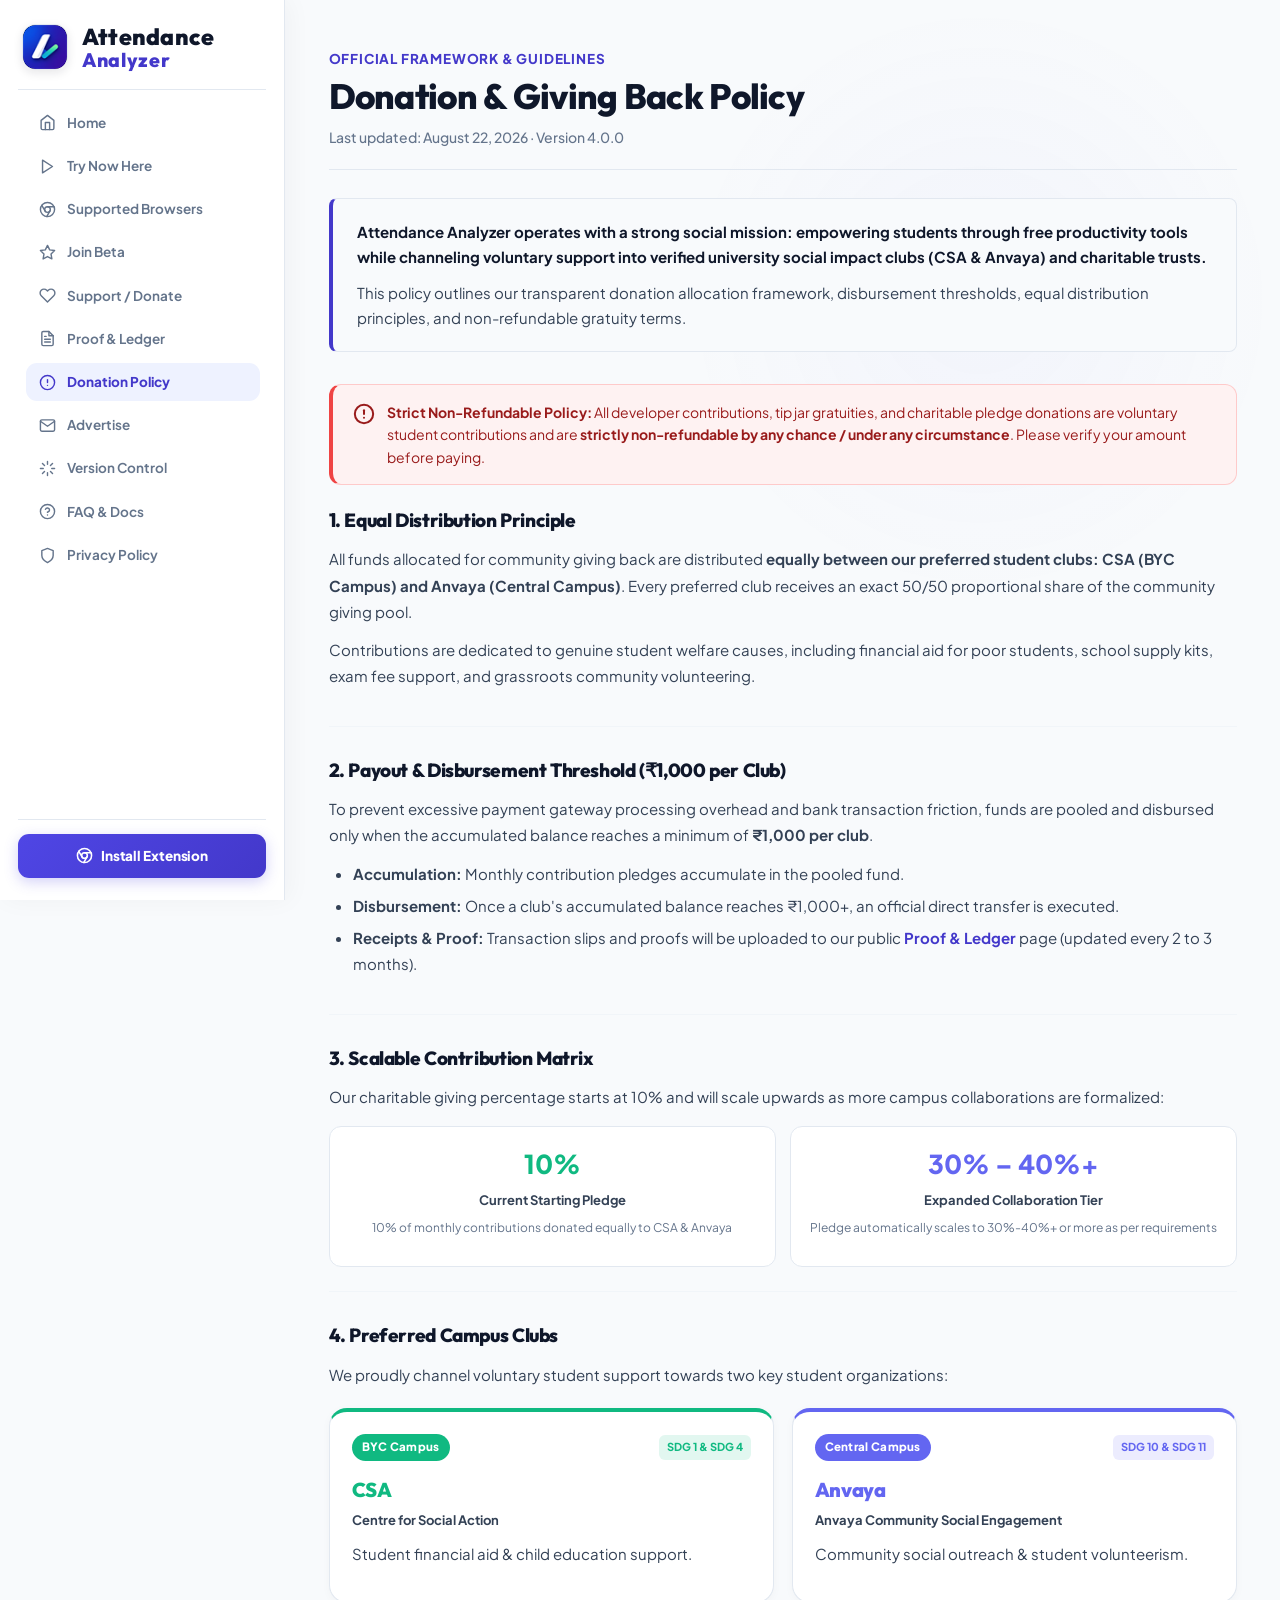
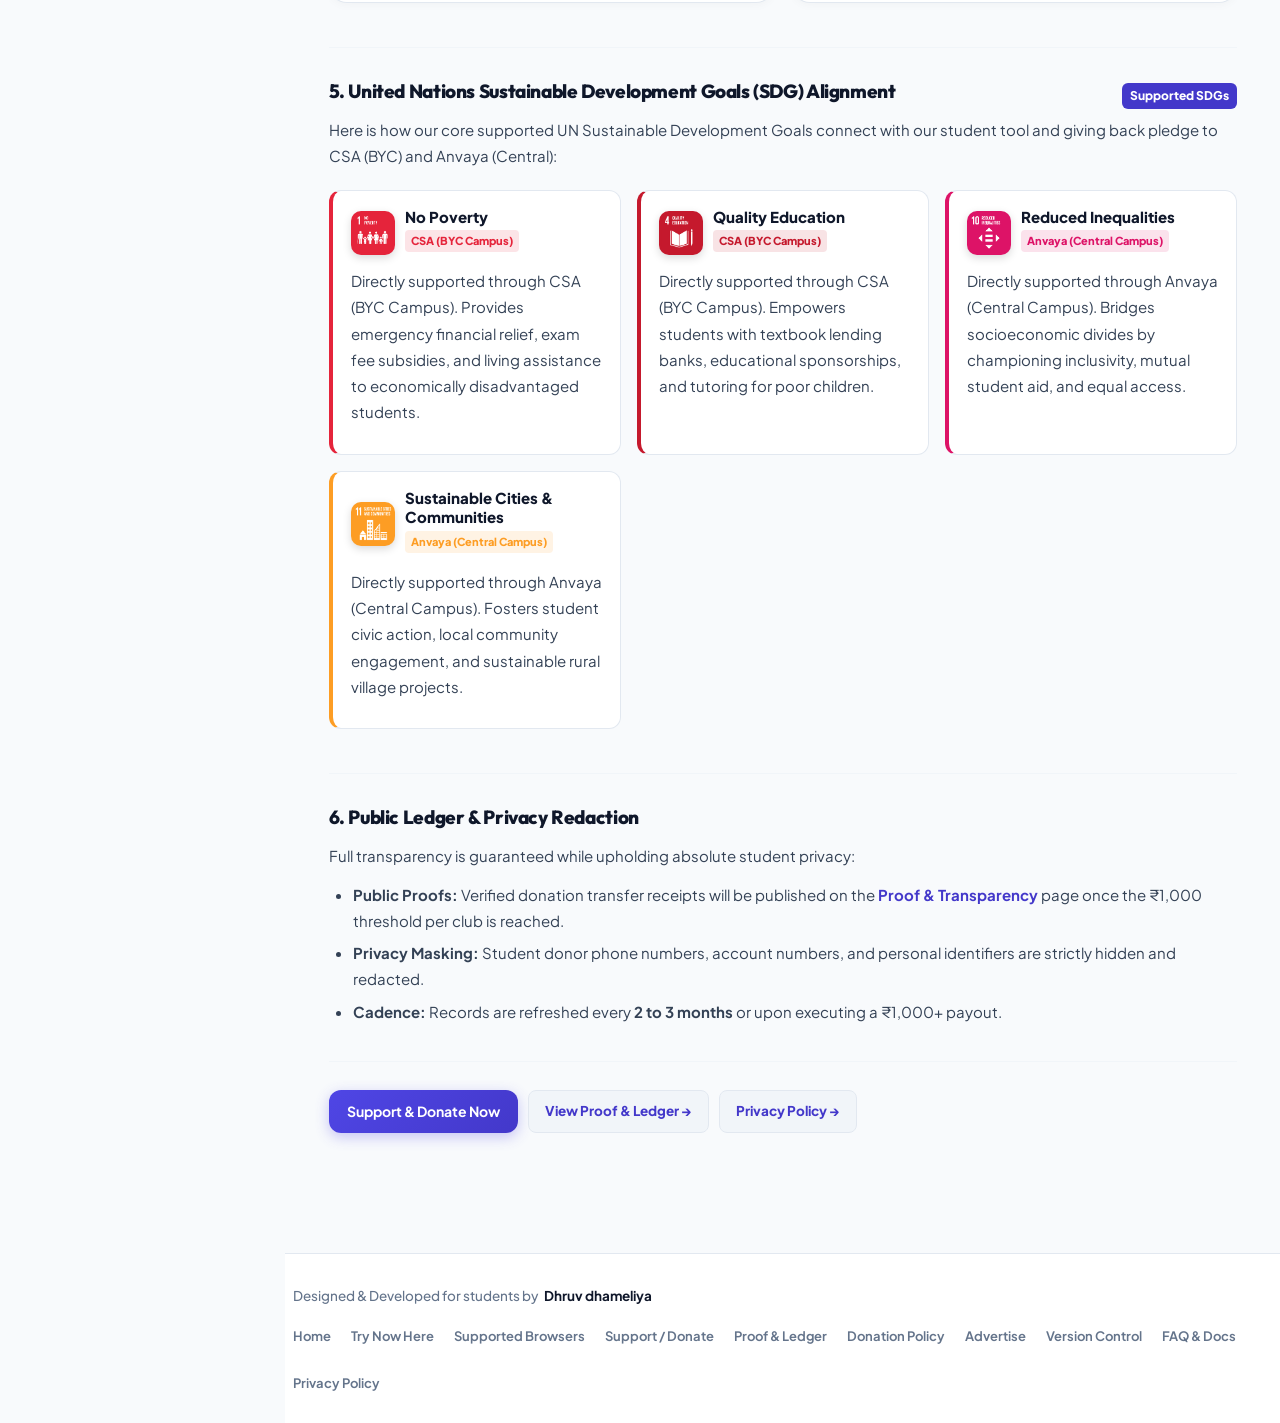
<file: donation-policy.html>
<!DOCTYPE html>
<html lang="en">
<head>
  <meta charset="UTF-8">
  <meta name="viewport" content="width=device-width, initial-scale=1.0, minimum-scale=0.5, maximum-scale=5.0, user-scalable=yes">
  <title>Donation & Giving Back Policy — Attendance Analyzer</title>
  <meta name="description" content="Official Donation, Giving Back, and Sponsorship Policy of Attendance Analyzer. Equal distribution, disbursement thresholds, and preferred club support.">
  <link rel="preconnect" href="https://fonts.googleapis.com">
  <link rel="preconnect" href="https://fonts.gstatic.com" crossorigin>
  <link href="https://fonts.googleapis.com/css2?family=Outfit:wght@600;700;800&family=Plus+Jakarta+Sans:wght@500;600;700;800&display=swap" rel="stylesheet">
  <link rel="stylesheet" href="styles.css?v=4.1.5">
  <link rel="icon" type="image/png" href="assets/icon48.png?v=4.1.5">
</head>
<body>

  <!-- Navigation dynamically injected via navigation.js -->
  <header class="mobile-topbar"></header>
  <aside class="sidebar" id="sidebar"></aside>
  <script src="navigation.js?v=4.1.5"></script>

  <!-- Main Content Wrapper -->
  <div class="main-wrapper">
    <main class="content-container">
      
      <div class="policy-header">
        <div class="section-tagline">Official Framework & Guidelines</div>
        <h1 class="hero-title" style="font-size: 2.2rem; margin-bottom: 8px;">Donation & Giving Back Policy</h1>
        <div class="policy-updated">Last updated: August 22, 2026 · Version 4.0.0</div>
      </div>

        <!-- Policy Summary Box -->
        <div class="policy-summary-box">
          <p style="margin-bottom: 10px; font-weight: 700; color: var(--text-main);">
            Attendance Analyzer operates with a strong social mission: empowering students through free productivity tools while channeling voluntary support into verified university social impact clubs (CSA & Anvaya) and charitable trusts.
          </p>
          <p style="margin-bottom: 0;">
            This policy outlines our transparent donation allocation framework, disbursement thresholds, equal distribution principles, and non-refundable gratuity terms.
          </p>
        </div>

        <!-- Non-Refundable Notice Alert -->
        <div class="non-refundable-alert">
          <svg width="22" height="22" viewBox="0 0 24 24" fill="none" stroke="currentColor" stroke-width="2.2" stroke-linecap="round" stroke-linejoin="round" style="flex-shrink:0; margin-top:2px;">
            <circle cx="12" cy="12" r="10"></circle>
            <line x1="12" y1="8" x2="12" y2="12"></line>
            <line x1="12" y1="16" x2="12.01" y2="16"></line>
          </svg>
          <div>
            <strong>Strict Non-Refundable Policy:</strong> All developer contributions, tip jar gratuities, and charitable pledge donations are voluntary student contributions and are <strong>strictly non-refundable by any chance / under any circumstance</strong>. Please verify your amount before paying.
          </div>
        </div>

        <!-- Section 1: Equal Distribution Model -->
        <div class="policy-section">
          <h2>1. Equal Distribution Principle</h2>
          <p>
            All funds allocated for community giving back are distributed <strong>equally between our preferred student clubs: CSA (BYC Campus) and Anvaya (Central Campus)</strong>. Every preferred club receives an exact 50/50 proportional share of the community giving pool.
          </p>
          <p>
            Contributions are dedicated to genuine student welfare causes, including financial aid for poor students, school supply kits, exam fee support, and grassroots community volunteering.
          </p>
        </div>

        <!-- Section 2: Minimum Disbursement Threshold -->
        <div class="policy-section">
          <h2>2. Payout & Disbursement Threshold (₹1,000 per Club)</h2>
          <p>
            To prevent excessive payment gateway processing overhead and bank transaction friction, funds are pooled and disbursed only when the accumulated balance reaches a minimum of <strong>₹1,000 per club</strong>.
          </p>
          <ul>
            <li><strong>Accumulation:</strong> Monthly contribution pledges accumulate in the pooled fund.</li>
            <li><strong>Disbursement:</strong> Once a club's accumulated balance reaches ₹1,000+, an official direct transfer is executed.</li>
            <li><strong>Receipts & Proof:</strong> Transaction slips and proofs will be uploaded to our public <a href="proof.html" style="color: var(--primary); font-weight:700;">Proof & Ledger</a> page (updated every 2 to 3 months).</li>
          </ul>
        </div>

        <!-- Section 3: Escalation Matrix (10% to 30%-40%+) -->
        <div class="policy-section">
          <h2>3. Scalable Contribution Matrix</h2>
          <p>
            Our charitable giving percentage starts at 10% and will scale upwards as more campus collaborations are formalized:
          </p>

          <div class="matrix-grid">
            <div class="matrix-item">
              <div class="matrix-val" style="color: #10b981;">10%</div>
              <div class="matrix-label">Current Starting Pledge</div>
              <p style="font-size: 12px; color: var(--text-muted); margin-top: 6px;">10% of monthly contributions donated equally to CSA & Anvaya</p>
            </div>
            <div class="matrix-item">
              <div class="matrix-val" style="color: #6366f1;">30% – 40%+</div>
              <div class="matrix-label">Expanded Collaboration Tier</div>
              <p style="font-size: 12px; color: var(--text-muted); margin-top: 6px;">Pledge automatically scales to 30%-40%+ or more as per requirements</p>
            </div>
          </div>
        </div>

        <!-- Section 4: Preferred Campus Clubs Showcase -->
        <div class="policy-section">
          <h2>4. Preferred Campus Clubs</h2>
          <p>
            We proudly channel voluntary student support towards two key student organizations:
          </p>

          <div class="clubs-grid" id="policy-clubs-container">
            <!-- Rendered dynamically from sdg-data.js -->
          </div>
        </div>

        <!-- Section 5: Relevant United Nations SDG Goals Alignment -->
        <div class="policy-section">
          <div style="display: flex; align-items: center; justify-content: space-between; flex-wrap: wrap; gap: 8px;">
            <h2>5. United Nations Sustainable Development Goals (SDG) Alignment</h2>
            <span style="font-size: 12px; font-weight: 800; background: var(--primary); color: #fff; padding: 3px 8px; border-radius: 6px;">Supported SDGs</span>
          </div>
          <p>
            Here is how our core supported UN Sustainable Development Goals connect with our student tool and giving back pledge to CSA (BYC) and Anvaya (Central):
          </p>

          <div class="all-sdg-grid" id="policy-sdg-container">
            <!-- Rendered dynamically from sdg-data.js -->
          </div>
        </div>

        <!-- Section 6: Public Ledger & Redaction Privacy -->
        <div class="policy-section">
          <h2>6. Public Ledger & Privacy Redaction</h2>
          <p>
            Full transparency is guaranteed while upholding absolute student privacy:
          </p>
          <ul>
            <li><strong>Public Proofs:</strong> Verified donation transfer receipts will be published on the <a href="proof.html" style="color: var(--primary); font-weight:700;">Proof & Transparency</a> page once the ₹1,000 threshold per club is reached.</li>
            <li><strong>Privacy Masking:</strong> Student donor phone numbers, account numbers, and personal identifiers are strictly hidden and redacted.</li>
            <li><strong>Cadence:</strong> Records are refreshed every <strong>2 to 3 months</strong> or upon executing a ₹1,000+ payout.</li>
          </ul>
        </div>

        <!-- Quick Links -->
        <div class="proof-action-links">
          <a href="payment.html" class="btn btn-primary" style="padding: 10px 18px; font-size: 14px;">
            Support & Donate Now
          </a>
          <a href="proof.html" class="btn-policy-link">
            View Proof & Ledger →
          </a>
          <a href="policy.html" class="btn-policy-link">
            Privacy Policy →
          </a>
        </div>

    </main>

    <!-- Footer dynamically injected via navigation.js -->
    <footer class="footer"></footer>
  </div>

  <script src="sdg-data.js?v=4.1.5"></script>
  <script src="main.js?v=4.1.5"></script>
  <script>
    (function initPolicyPage() {
      const clubsContainer = document.getElementById('policy-clubs-container');
      const sdgContainer = document.getElementById('policy-sdg-container');

      if (window.SDG_DATA) {
        if (clubsContainer && window.SDG_DATA.clubs) {
          clubsContainer.innerHTML = window.SDG_DATA.clubs.map(club => `
            <div class="club-card" style="border-top: 4px solid ${club.color};">
              <div class="club-header">
                <span class="club-campus-badge" style="background: ${club.badgeBg}; color: ${club.badgeColor};">
                  ${club.badge}
                </span>
                <span class="club-sdg-tag" style="color: ${club.color}; background: ${club.lightBg};">
                  ${club.sdgTarget}
                </span>
              </div>
              <h3 class="club-name" style="color: ${club.color};">${club.name}</h3>
              <div class="club-fullname">${club.fullName}</div>
              <p class="club-desc">${club.description}</p>
            </div>
          `).join('');
        }

        if (sdgContainer && window.SDG_DATA.goals) {
          sdgContainer.innerHTML = window.SDG_DATA.goals.map(sdg => `
            <div class="sdg-card-17" style="border-left: 4px solid ${sdg.color};">
              <div class="sdg-card-top">
                <div class="sdg-img-slot" style="background: ${sdg.color};">
                  <img src="${sdg.image}" alt="SDG ${sdg.number}: ${sdg.name}" loading="lazy" decoding="async" onerror="this.style.display='none'; this.parentNode.innerText='SDG ${sdg.number}'">
                </div>
                <div>
                  <div class="sdg-card-name">${sdg.name}</div>
                  <span class="sdg-affiliation-tag" style="background: ${sdg.bgColor}; color: ${sdg.color};">
                    ${sdg.clubAffiliation}
                  </span>
                </div>
              </div>
              <p class="sdg-card-desc">${sdg.whyRelevant}</p>
            </div>
          `).join('');
        }
      }
    })();
  </script>
</body>
</html>
</file>
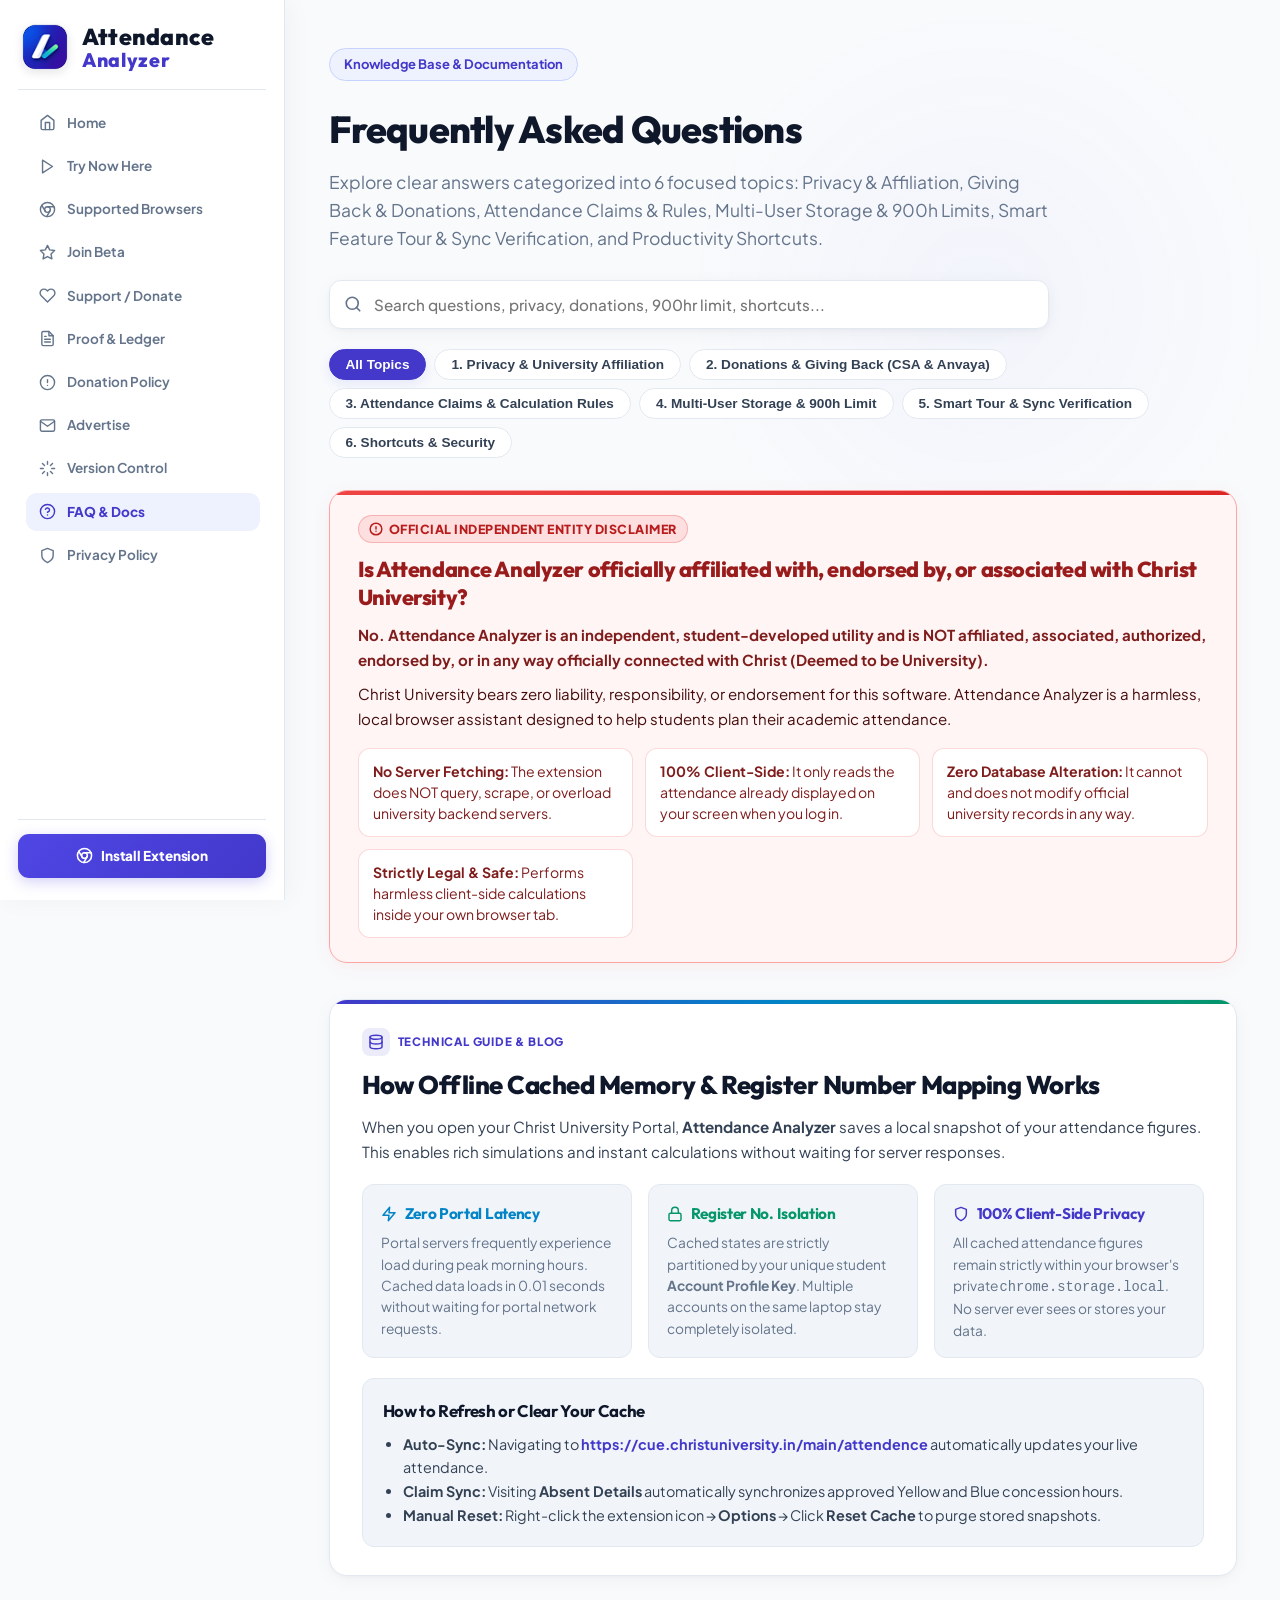
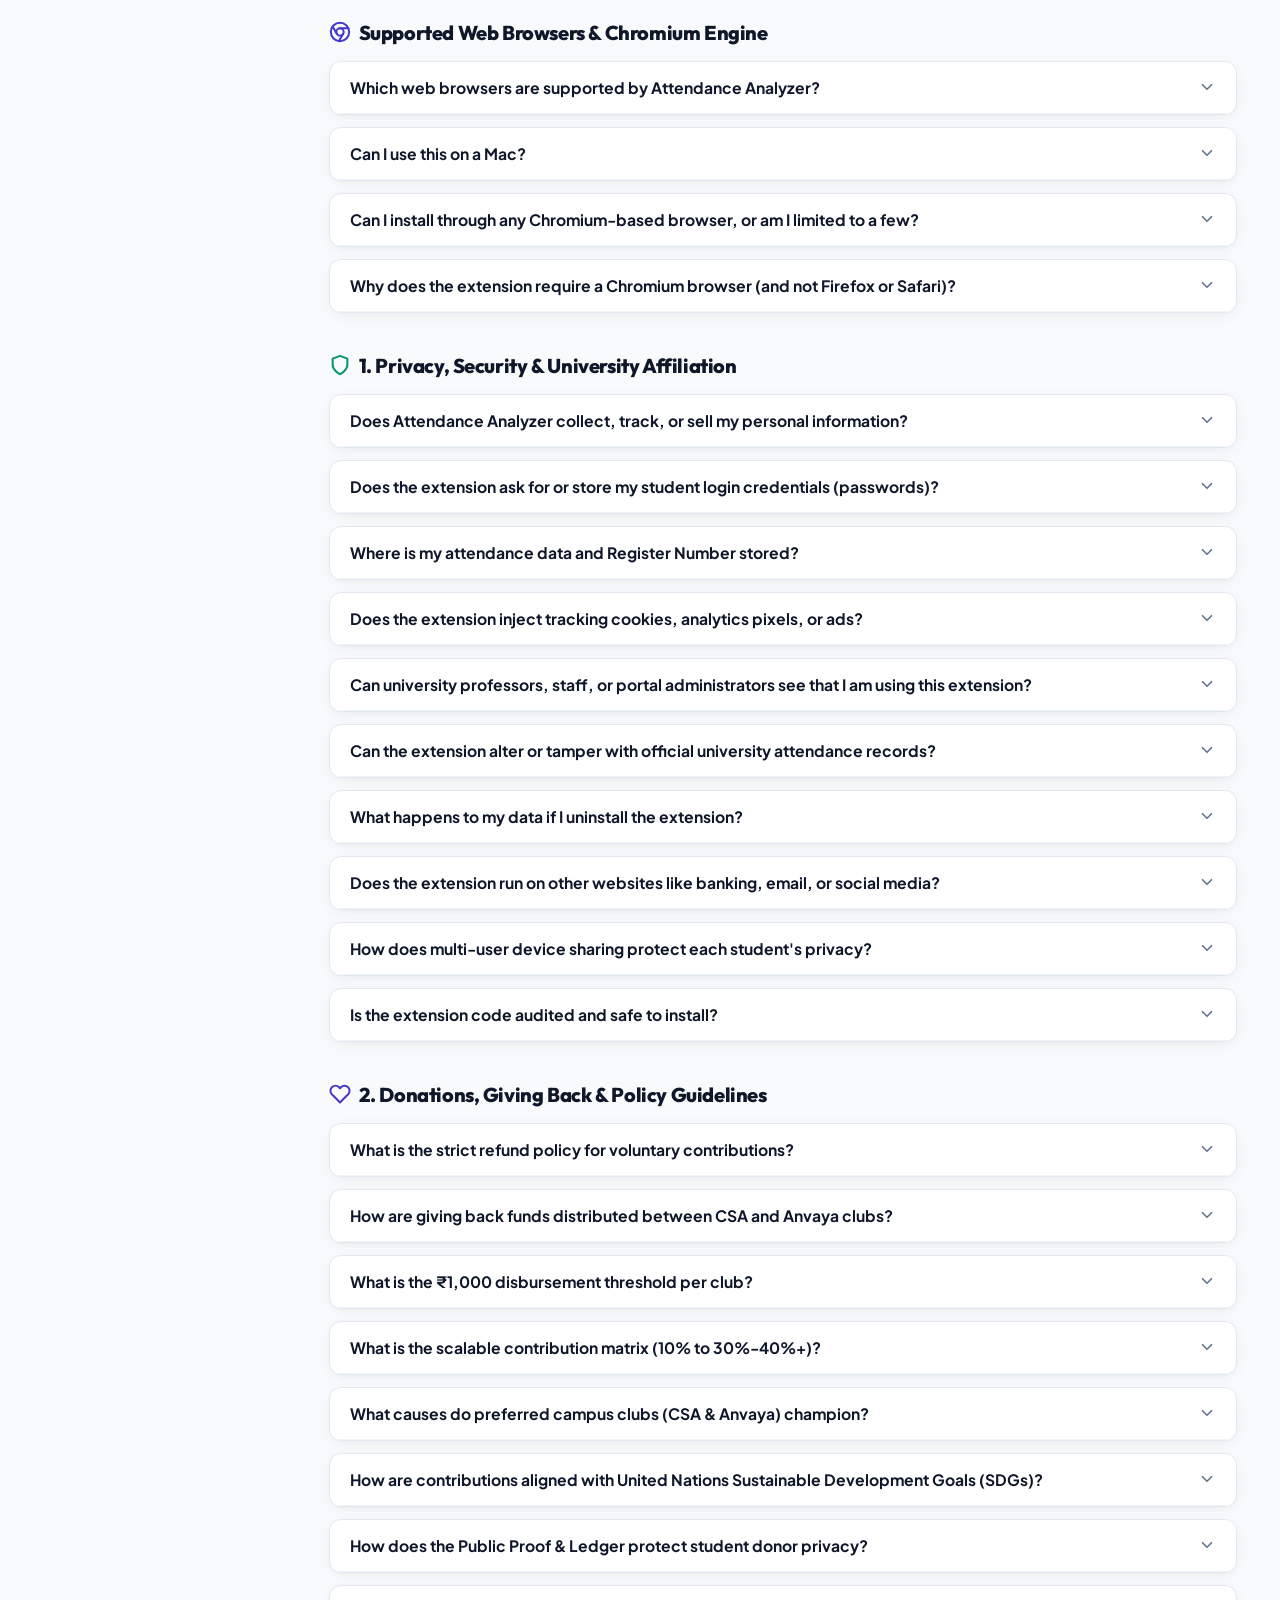
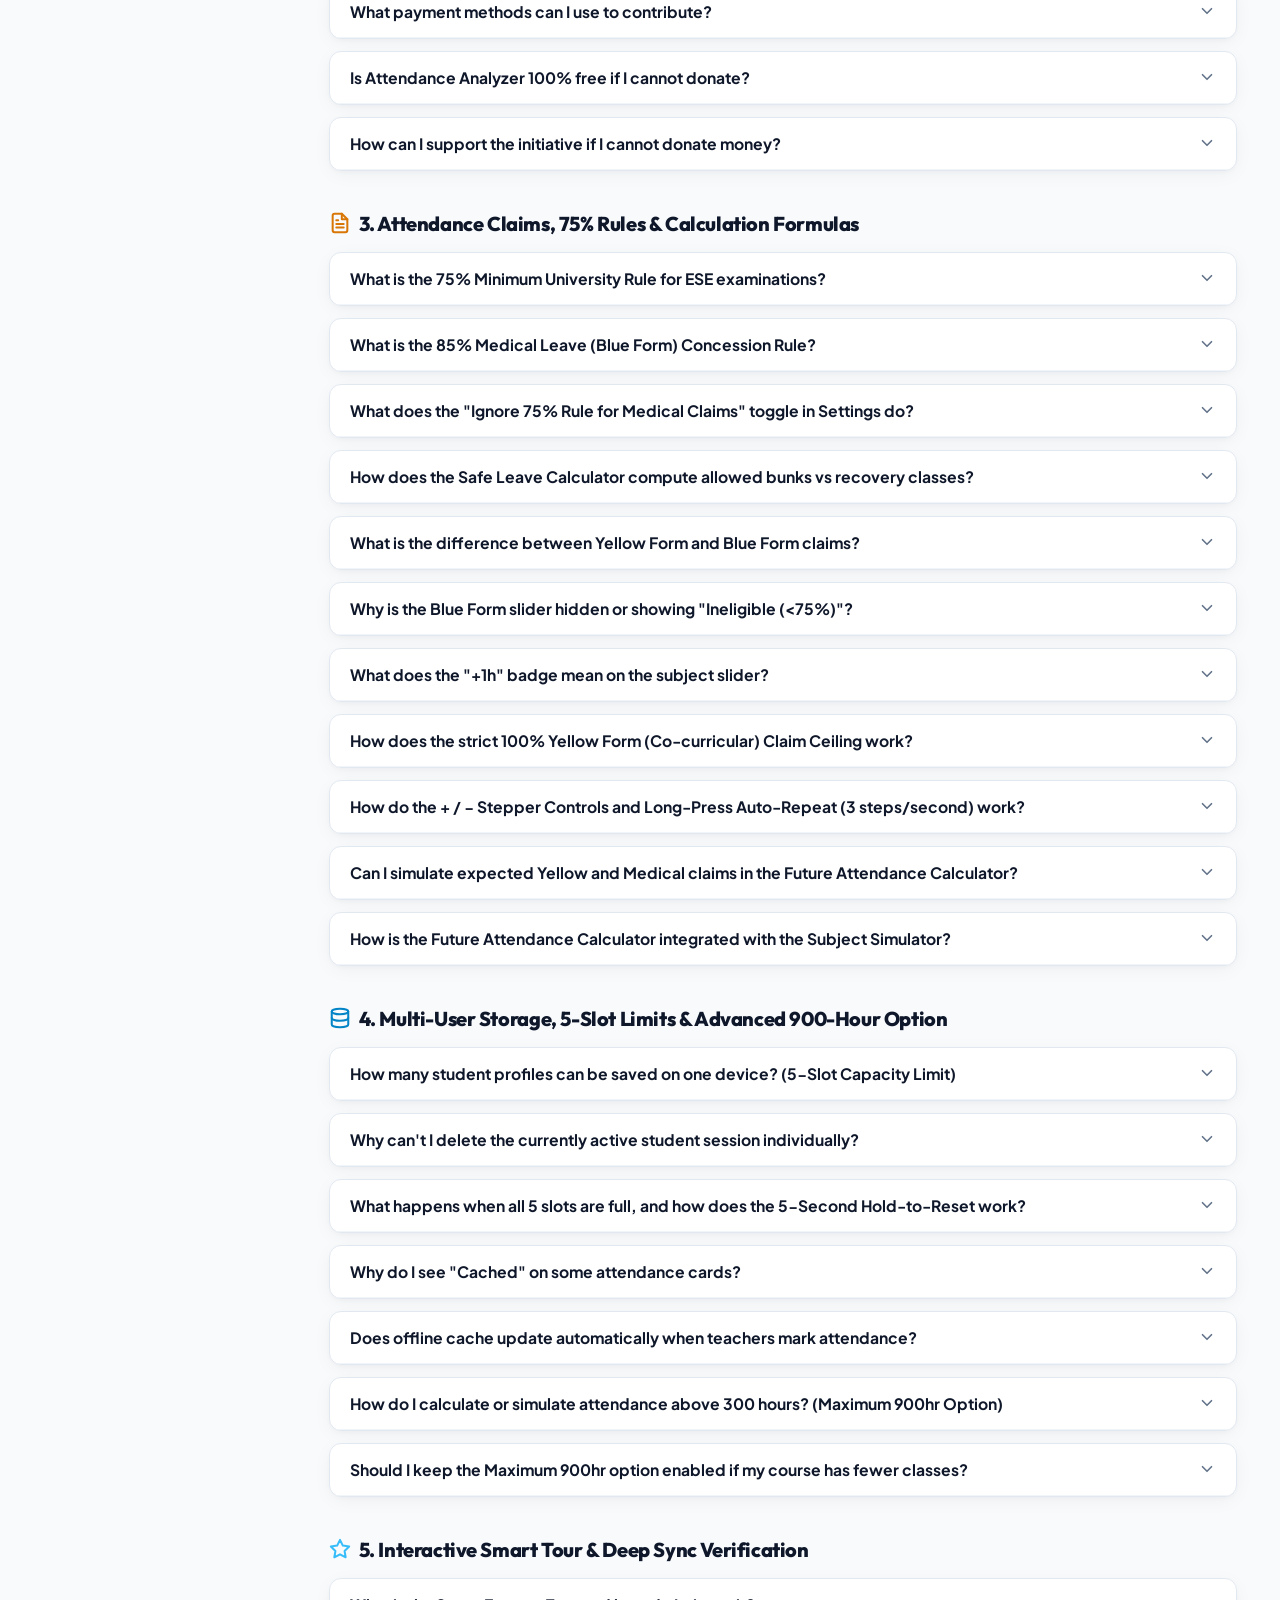
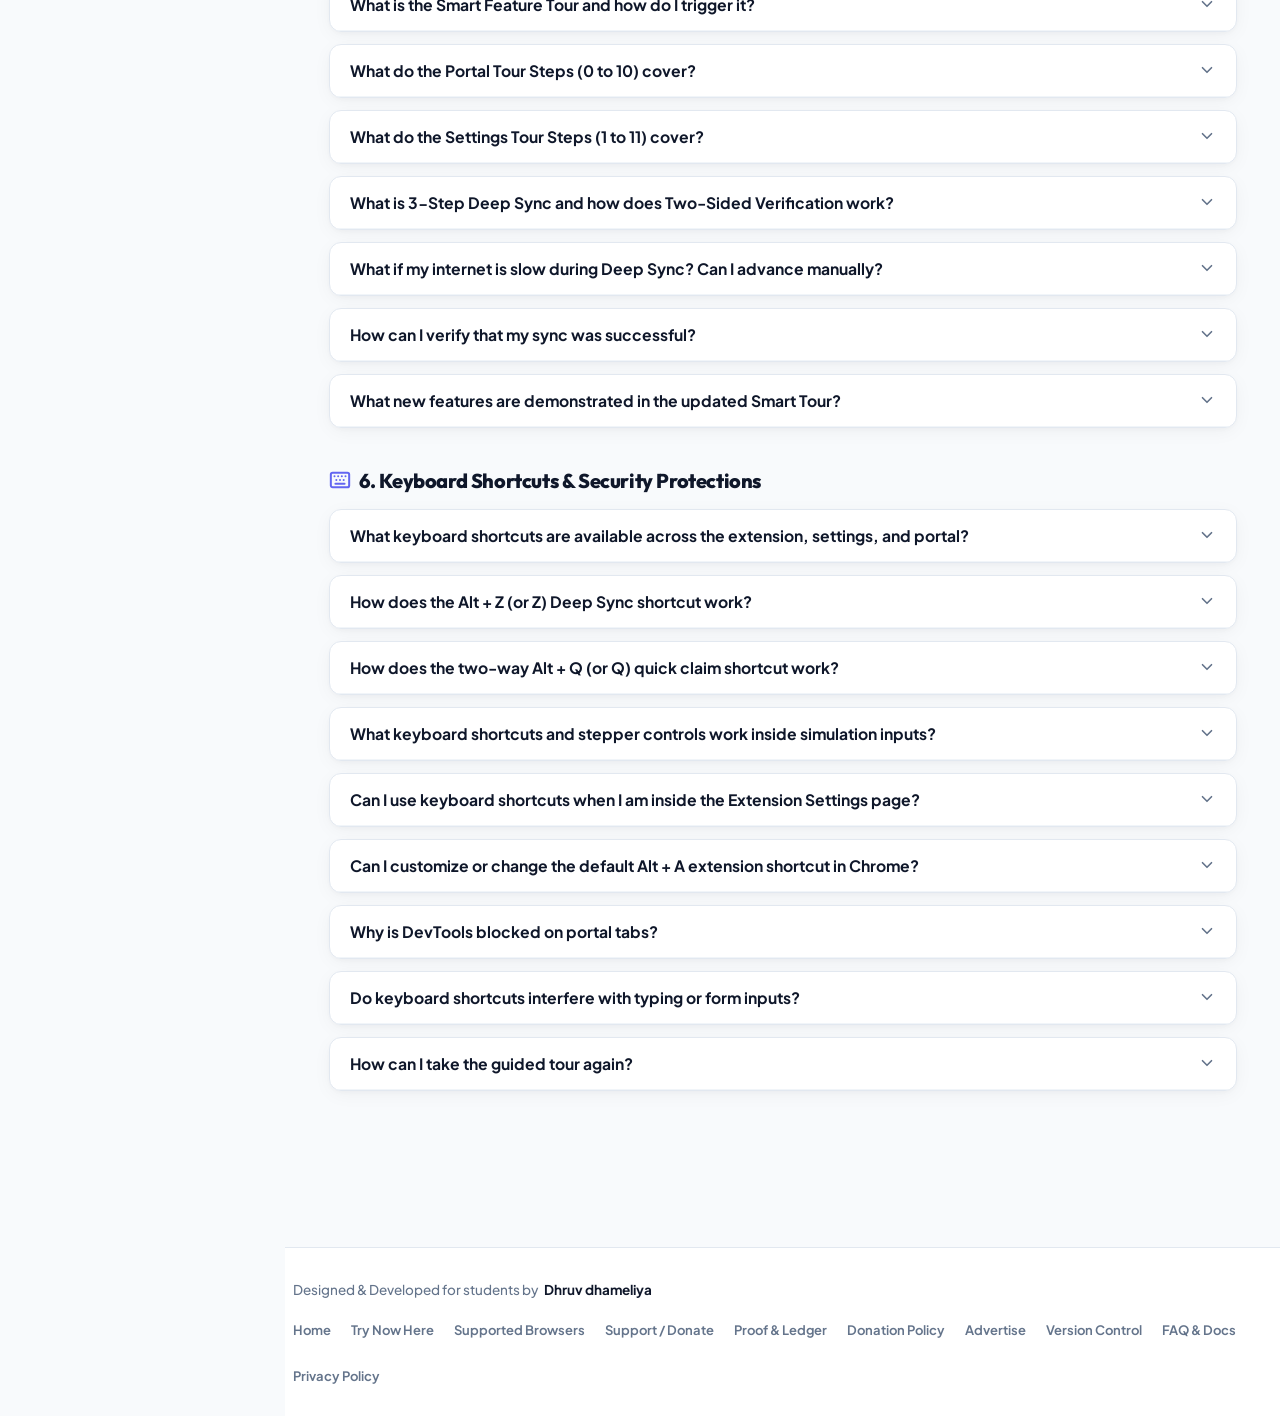
<file: faq.html>
<!DOCTYPE html>
<html lang="en">
<head>
  <meta charset="UTF-8">
  <meta name="viewport" content="width=device-width, initial-scale=1.0, minimum-scale=0.5, maximum-scale=5.0, user-scalable=yes">
  <title>Frequently Asked Questions & Documentation — Attendance Analyzer</title>
  <meta name="description" content="Official FAQ, university disclaimer, privacy protections, donation transparency, campus giving back framework (CSA & Anvaya), and offline cache guide.">
  <link rel="preconnect" href="https://fonts.googleapis.com">
  <link rel="preconnect" href="https://fonts.gstatic.com" crossorigin>
  <link href="https://fonts.googleapis.com/css2?family=Outfit:wght@600;700;800&family=Plus+Jakarta+Sans:wght@500;600;700;800&display=swap" rel="stylesheet">
  <link rel="stylesheet" href="styles.css?v=4.1.5">
  <link rel="icon" type="image/png" href="assets/icon48.png?v=4.1.5">
  <style>
    /* FAQ Custom Component Styles (Aligned with White/Light Theme) */
    .faq-hero {
      margin-bottom: 2rem;
    }
    
    .faq-search-wrap {
      position: relative;
      margin: 1.5rem 0 1.25rem 0;
      max-width: 720px;
    }

    .faq-search-input {
      width: 100%;
      padding: 14px 18px 14px 44px;
      font-family: inherit;
      font-size: 0.95rem;
      font-weight: 500;
      color: var(--text-main);
      background: var(--bg-card);
      border: 1px solid var(--border-card);
      border-radius: var(--radius-md);
      box-shadow: var(--shadow-card);
      outline: none;
      transition: all 0.2s ease;
    }

    .faq-search-input:focus {
      border-color: var(--primary);
      box-shadow: 0 0 0 3px var(--primary-glow);
    }

    .faq-search-icon {
      position: absolute;
      left: 15px;
      top: 50%;
      transform: translateY(-50%);
      color: var(--text-muted);
      pointer-events: none;
    }

    .faq-filters {
      display: flex;
      flex-wrap: wrap;
      gap: 8px;
      margin-bottom: 2rem;
    }

    .faq-filter-btn {
      background: var(--bg-card);
      border: 1px solid var(--border-card);
      color: var(--text-secondary);
      padding: 7px 16px;
      border-radius: 999px;
      font-size: 0.85rem;
      font-weight: 600;
      cursor: pointer;
      transition: all 0.2s ease;
      display: inline-flex;
      align-items: center;
      gap: 6px;
    }

    .faq-filter-btn:hover {
      background: var(--bg-card-subtle);
      border-color: var(--border-glow);
      color: var(--primary);
    }

    .faq-filter-btn.active {
      background: var(--primary);
      border-color: var(--primary);
      color: #ffffff;
      box-shadow: 0 4px 12px var(--primary-glow);
    }

    /* Red Disclaimer Card on Top */
    .faq-disclaimer-card {
      background: #fff5f5;
      border: 1.5px solid #fca5a5;
      border-radius: var(--radius-lg);
      padding: 24px 28px;
      margin-bottom: 2.25rem;
      box-shadow: 0 4px 20px -2px rgba(239, 68, 68, 0.08);
      position: relative;
      overflow: hidden;
    }

    .faq-disclaimer-card::before {
      content: '';
      position: absolute;
      top: 0;
      left: 0;
      right: 0;
      height: 4px;
      background: linear-gradient(90deg, #ef4444 0%, #dc2626 100%);
    }

    .disclaimer-badge {
      display: inline-flex;
      align-items: center;
      gap: 6px;
      background: rgba(239, 68, 68, 0.12);
      border: 1px solid rgba(239, 68, 68, 0.3);
      color: #b91c1c;
      padding: 3px 10px;
      border-radius: 999px;
      font-size: 0.78rem;
      font-weight: 800;
      text-transform: uppercase;
      letter-spacing: 0.5px;
      margin-bottom: 12px;
    }

    .disclaimer-title {
      font-size: 1.35rem;
      font-weight: 800;
      color: #991b1b;
      margin-bottom: 10px;
      line-height: 1.3;
    }

    .disclaimer-desc {
      color: #450a0a;
      font-size: 0.94rem;
      line-height: 1.7;
    }

    .disclaimer-desc strong {
      color: #7f1d1d;
    }

    .disclaimer-points {
      display: grid;
      grid-template-columns: repeat(auto-fit, minmax(240px, 1fr));
      gap: 12px;
      margin-top: 16px;
    }

    .disclaimer-point-box {
      background: #ffffff;
      border: 1px solid rgba(239, 68, 68, 0.2);
      border-radius: var(--radius-md);
      padding: 12px 14px;
      font-size: 0.88rem;
      color: #7f1d1d;
      line-height: 1.5;
    }

    /* Featured Deep Dive Article */
    .deep-dive-card {
      background: var(--bg-card);
      border: 1px solid var(--border-card);
      border-radius: var(--radius-lg);
      padding: 28px 32px;
      margin-bottom: 2.5rem;
      box-shadow: var(--shadow-card);
      position: relative;
      overflow: hidden;
    }

    .deep-dive-card::before {
      content: '';
      position: absolute;
      top: 0;
      left: 0;
      right: 0;
      height: 4px;
      background: linear-gradient(90deg, #4338ca 0%, #0284c7 50%, #059669 100%);
    }

    .deep-dive-grid {
      display: grid;
      grid-template-columns: repeat(auto-fit, minmax(240px, 1fr));
      gap: 16px;
      margin: 20px 0;
    }

    .deep-dive-box {
      background: var(--bg-card-subtle);
      border: 1px solid var(--border-card);
      border-radius: var(--radius-md);
      padding: 16px 18px;
    }

    .deep-dive-box h4 {
      font-size: 0.96rem;
      font-weight: 700;
      margin-bottom: 6px;
      display: flex;
      align-items: center;
      gap: 8px;
    }

    .deep-dive-box p {
      font-size: 0.86rem;
      color: var(--text-muted);
      margin: 0;
      line-height: 1.55;
    }

    /* Accordion Item Styles */
    .faq-accordion-group {
      display: flex;
      flex-direction: column;
      gap: 12px;
      margin-bottom: 2.25rem;
    }

    .faq-category-header {
      font-size: 1.25rem;
      font-weight: 800;
      color: var(--text-main);
      margin: 2rem 0 0.75rem 0;
      display: flex;
      align-items: center;
      gap: 8px;
    }

    .faq-item {
      background: var(--bg-card);
      border: 1px solid var(--border-card);
      border-radius: var(--radius-md);
      box-shadow: var(--shadow-card);
      overflow: hidden;
      transition: border-color 0.2s ease, box-shadow 0.2s ease;
    }

    .faq-item:hover {
      border-color: rgba(99, 102, 241, 0.3);
    }

    .faq-question {
      width: 100%;
      padding: 16px 20px;
      display: flex;
      align-items: center;
      justify-content: space-between;
      gap: 12px;
      background: transparent;
      border: none;
      font-family: 'Plus Jakarta Sans', sans-serif;
      font-size: 0.98rem;
      font-weight: 700;
      color: var(--text-main);
      text-align: left;
      cursor: pointer;
      user-select: none;
    }

    .faq-question:hover {
      color: var(--primary);
    }

    .faq-icon-chevron {
      flex-shrink: 0;
      width: 18px;
      height: 18px;
      color: var(--text-muted);
      transition: transform 0.25s cubic-bezier(0.16, 1, 0.3, 1);
    }

    .faq-item.open .faq-icon-chevron {
      transform: rotate(180deg);
      color: var(--primary);
    }

    .faq-answer {
      max-height: 0;
      overflow: hidden;
      transition: max-height 0.3s cubic-bezier(0.16, 1, 0.3, 1), padding 0.25s ease;
      background: var(--bg-card-subtle);
      border-top: 1px solid transparent;
      color: var(--text-secondary);
      font-size: 0.92rem;
      line-height: 1.65;
      padding: 0 20px;
    }

    .faq-item.open .faq-answer {
      max-height: 900px;
      padding: 16px 20px;
      border-top-color: var(--border-card);
    }

    .faq-answer code {
      background: rgba(67, 56, 202, 0.08);
      color: var(--primary);
      padding: 2px 6px;
      border-radius: 4px;
      font-size: 0.88em;
      font-weight: 600;
    }

    .faq-highlight-pill {
      display: inline-flex;
      align-items: center;
      gap: 4px;
      padding: 2px 8px;
      border-radius: 6px;
      font-size: 0.8rem;
      font-weight: 700;
    }
    .faq-highlight-pill.yellow {
      background: rgba(217, 119, 6, 0.12);
      color: #b45309;
      border: 1px solid rgba(217, 119, 6, 0.25);
    }
    .faq-highlight-pill.blue {
      background: rgba(2, 132, 199, 0.12);
      color: #0369a1;
      border: 1px solid rgba(2, 132, 199, 0.25);
    }
    .faq-highlight-pill.green {
      background: rgba(5, 150, 105, 0.12);
      color: #047857;
      border: 1px solid rgba(5, 150, 105, 0.25);
    }
    .faq-highlight-pill.purple {
      background: rgba(147, 51, 234, 0.12);
      color: #7e22ce;
      border: 1px solid rgba(147, 51, 234, 0.25);
    }

    .faq-empty-state {
      display: none;
      text-align: center;
      padding: 40px 20px;
      background: var(--bg-card);
      border: 1px dashed var(--border-card);
      border-radius: var(--radius-lg);
      margin: 2rem 0;
    }

    .faq-empty-state h3 {
      font-size: 1.2rem;
      color: var(--text-main);
      margin-bottom: 6px;
    }

    .faq-empty-state p {
      color: var(--text-muted);
      font-size: 0.92rem;
      margin-bottom: 14px;
    }

    .faq-empty-btn {
      background: var(--primary);
      color: #ffffff;
      border: none;
      padding: 8px 16px;
      border-radius: 8px;
      font-weight: 700;
      font-size: 0.85rem;
      cursor: pointer;
    }
  </style>
</head>
<body>

  <!-- Modular Navigation dynamically injected via navigation.js -->
  <header class="mobile-topbar"></header>
  <aside class="sidebar" id="sidebar"></aside>
  <script src="navigation.js?v=4.1.5"></script>

  <!-- Main Content Wrapper -->
  <div class="main-wrapper">
    <main class="content-container">

      <!-- Header Banner -->
      <section class="faq-hero">
        <div class="badge-pill">
          <span>Knowledge Base & Documentation</span>
        </div>
        <h1 class="hero-title" style="font-size: 2.35rem; margin-top: 8px;">Frequently Asked Questions</h1>
        <p class="hero-subtitle" style="margin-left: 0; max-width: 720px;">
          Explore clear answers categorized into 6 focused topics: Privacy & Affiliation, Giving Back & Donations, Attendance Claims & Rules, Multi-User Storage & 900h Limits, Smart Feature Tour & Sync Verification, and Productivity Shortcuts.
        </p>

        <!-- Smart Search Bar -->
        <div class="faq-search-wrap">
          <svg class="faq-search-icon" width="18" height="18" viewBox="0 0 24 24" fill="none" stroke="currentColor" stroke-width="2.2" stroke-linecap="round" stroke-linejoin="round">
            <circle cx="11" cy="11" r="8"></circle>
            <line x1="21" y1="21" x2="16.65" y2="16.65"></line>
          </svg>
          <input type="text" id="faq-search" class="faq-search-input" placeholder="Search questions, privacy, donations, 900hr limit, shortcuts..." autocomplete="off">
        </div>

        <!-- 6 Clean Consolidated Filter Chips -->
        <div class="faq-filters" id="faq-filters">
          <button type="button" class="faq-filter-btn active" data-filter="all">All Topics</button>
          <button type="button" class="faq-filter-btn" data-filter="privacy">1. Privacy & University Affiliation</button>
          <button type="button" class="faq-filter-btn" data-filter="donation">2. Donations & Giving Back (CSA & Anvaya)</button>
          <button type="button" class="faq-filter-btn" data-filter="claims">3. Attendance Claims & Calculation Rules</button>
          <button type="button" class="faq-filter-btn" data-filter="cache">4. Multi-User Storage & 900h Limit</button>
          <button type="button" class="faq-filter-btn" data-filter="tour">5. Smart Tour & Sync Verification</button>
          <button type="button" class="faq-filter-btn" data-filter="other">6. Shortcuts & Security</button>
        </div>
      </section>

      <!-- TOP RED CARD: Official University Affiliation & Disclaimer -->
      <article class="faq-disclaimer-card" id="university-affiliation" data-categories="privacy disclaimer university other">
        <div class="disclaimer-badge">
          <svg width="14" height="14" viewBox="0 0 24 24" fill="none" stroke="currentColor" stroke-width="2.5" stroke-linecap="round" stroke-linejoin="round"><circle cx="12" cy="12" r="10"></circle><line x1="12" y1="8" x2="12" y2="12"></line><line x1="12" y1="16" x2="12.01" y2="16"></line></svg>
          Official Independent Entity Disclaimer
        </div>

        <h2 class="disclaimer-title">
          Is Attendance Analyzer officially affiliated with, endorsed by, or associated with Christ University?
        </h2>

        <p class="disclaimer-desc">
          <strong>No. Attendance Analyzer is an independent, student-developed utility and is NOT affiliated, associated, authorized, endorsed by, or in any way officially connected with Christ (Deemed to be University).</strong>
        </p>

        <p class="disclaimer-desc" style="margin-top: 8px;">
          Christ University bears zero liability, responsibility, or endorsement for this software. Attendance Analyzer is a harmless, local browser assistant designed to help students plan their academic attendance.
        </p>

        <div class="disclaimer-points">
          <div class="disclaimer-point-box">
            <strong>No Server Fetching:</strong> The extension does NOT query, scrape, or overload university backend servers.
          </div>
          <div class="disclaimer-point-box">
            <strong>100% Client-Side:</strong> It only reads the attendance already displayed on your screen when you log in.
          </div>
          <div class="disclaimer-point-box">
            <strong>Zero Database Alteration:</strong> It cannot and does not modify official university records in any way.
          </div>
          <div class="disclaimer-point-box">
            <strong>Strictly Legal & Safe:</strong> Performs harmless client-side calculations inside your own browser tab.
          </div>
        </div>
      </article>

      <!-- Featured Blog Post: Offline Cache Deep Dive -->
      <article class="deep-dive-card" id="offline-cache" data-categories="cache privacy other">
        <div style="display: flex; align-items: center; gap: 8px; margin-bottom: 12px;">
          <span style="display: inline-flex; align-items: center; justify-content: center; width: 28px; height: 28px; border-radius: 8px; background: rgba(67, 56, 202, 0.1); color: var(--primary);">
            <svg width="16" height="16" viewBox="0 0 24 24" fill="none" stroke="currentColor" stroke-width="2.2" stroke-linecap="round" stroke-linejoin="round">
              <ellipse cx="12" cy="5" rx="9" ry="3"></ellipse>
              <path d="M21 12c0 1.66-4 3-9 3s-9-1.34-9-3"></path>
              <path d="M3 5v14c0 1.66 4 3 9 3s9-1.34 9-3V5"></path>
            </svg>
          </span>
          <span style="font-size: 11.5px; font-weight: 800; text-transform: uppercase; letter-spacing: 0.8px; color: var(--primary);">Technical Guide & Blog</span>
        </div>

        <h2 style="font-size: 1.6rem; font-weight: 800; color: var(--text-main); margin-bottom: 12px; line-height: 1.3;">
          How Offline Cached Memory & Register Number Mapping Works
        </h2>

        <p style="color: var(--text-secondary); font-size: 0.95rem; line-height: 1.65; margin-bottom: 16px;">
          When you open your Christ University Portal, <strong>Attendance Analyzer</strong> saves a local snapshot of your attendance figures. This enables rich simulations and instant calculations without waiting for server responses.
        </p>

        <div class="deep-dive-grid">
          <div class="deep-dive-box">
            <h4 style="color: var(--accent-cyan);">
              <svg width="16" height="16" viewBox="0 0 24 24" fill="none" stroke="currentColor" stroke-width="2.2" stroke-linecap="round" stroke-linejoin="round"><polygon points="13 2 3 14 12 14 11 22 21 10 12 10 13 2"></polygon></svg>
              Zero Portal Latency
            </h4>
            <p>Portal servers frequently experience load during peak morning hours. Cached data loads in 0.01 seconds without waiting for portal network requests.</p>
          </div>

          <div class="deep-dive-box">
            <h4 style="color: var(--accent-emerald);">
              <svg width="16" height="16" viewBox="0 0 24 24" fill="none" stroke="currentColor" stroke-width="2.2" stroke-linecap="round" stroke-linejoin="round"><rect x="3" y="11" width="18" height="11" rx="2" ry="2"></rect><path d="M7 11V7a5 5 0 0 1 10 0v4"></path></svg>
              Register No. Isolation
            </h4>
            <p>Cached states are strictly partitioned by your unique student <strong>Account Profile Key</strong>. Multiple accounts on the same laptop stay completely isolated.</p>
          </div>

          <div class="deep-dive-box">
            <h4 style="color: var(--primary);">
              <svg width="16" height="16" viewBox="0 0 24 24" fill="none" stroke="currentColor" stroke-width="2.2" stroke-linecap="round" stroke-linejoin="round"><path d="M12 22s8-4 8-10V5l-8-3-8 3v7c0 6 8 10 8 10z"></path></svg>
              100% Client-Side Privacy
            </h4>
            <p>All cached attendance figures remain strictly within your browser's private <code>chrome.storage.local</code>. No server ever sees or stores your data.</p>
          </div>
        </div>

        <div style="background: var(--bg-card-subtle); border-radius: var(--radius-md); padding: 18px 20px; border: 1px solid var(--border-card);">
          <h3 style="font-size: 1.05rem; font-weight: 700; color: var(--text-main); margin-bottom: 8px;">
            How to Refresh or Clear Your Cache
          </h3>
          <ul style="padding-left: 20px; color: var(--text-secondary); font-size: 0.9rem; line-height: 1.65;">
            <li><strong>Auto-Sync:</strong> Navigating to <a href="https://cue.christuniversity.in/main/attendence" target="_blank" style="color: var(--primary); font-weight: 700;">https://cue.christuniversity.in/main/attendence</a> automatically updates your live attendance.</li>
            <li><strong>Claim Sync:</strong> Visiting <strong>Absent Details</strong> automatically synchronizes approved Yellow and Blue concession hours.</li>
            <li><strong>Manual Reset:</strong> Right-click the extension icon &rarr; <strong>Options</strong> &rarr; Click <strong>Reset Cache</strong> to purge stored snapshots.</li>
          </ul>
        </div>
      </article>

      <!-- FAQ Accordion Section (5 Consolidated Groups) -->
      <section id="faq-list">

        <!-- ============================================================
             SECTION: BROWSER SUPPORT & CHROMIUM ENGINE
             ============================================================ -->
        <div class="faq-category-section" data-categories="browsers installation chromium chrome brave">
          <h2 class="faq-category-header">
            <svg width="22" height="22" viewBox="0 0 24 24" fill="none" stroke="currentColor" stroke-width="2.2" stroke-linecap="round" stroke-linejoin="round" style="color: var(--primary);"><circle cx="12" cy="12" r="10"></circle><circle cx="12" cy="12" r="4"></circle><line x1="21.17" y1="8" x2="12" y2="8"></line><line x1="3.95" y1="6.06" x2="8.54" y2="14"></line><line x1="10.88" y1="21.94" x2="15.46" y2="14"></line></svg>
            Supported Web Browsers &amp; Chromium Engine
          </h2>
          <div class="faq-accordion-group">

            <div class="faq-item" data-categories="browsers chromium chrome brave edge opera">
              <button class="faq-question">
                <span>Which web browsers are supported by Attendance Analyzer?</span>
                <svg class="faq-icon-chevron" viewBox="0 0 24 24" fill="none" stroke="currentColor" stroke-width="2.2" stroke-linecap="round" stroke-linejoin="round"><polyline points="6 9 12 15 18 9"></polyline></svg>
              </button>
              <div class="faq-answer">
                <p>
                  Attendance Analyzer is built strictly for <strong>Chromium-based browsers</strong>. Supported browsers include:
                  <br>&bull; <strong>Google Chrome</strong> (Recommended #1)
                  <br>&bull; <strong>Brave Browser</strong> (Recommended #2 &mdash; Privacy-focused)
                  <br>&bull; <strong>Microsoft Edge</strong> (Default on Windows)
                  <br>&bull; <strong>Opera &amp; Opera GX</strong>
                  <br>&bull; <strong>Vivaldi Browser</strong>
                  <br>&bull; <strong>Arc Browser</strong>
                  <br>&bull; <strong>Thorium, Ungoogled Chromium &amp; Chromium Upstream</strong>
                  <br>&bull; <strong>Kiwi Browser</strong> (Android mobile with extension support)
                  <br>&bull; <strong>DuckDuckGo, Yandex, Naver Whale, Epic &amp; Slimjet</strong>
                  <br><br>
                  View our complete <a href="browsers.html" style="color: var(--primary); font-weight: 700;">Supported Browsers Hub &rarr;</a>
                </p>
              </div>
            </div>

            <div class="faq-item" data-categories="browsers mac os windows linux chromium">
              <button class="faq-question">
                <span>Can I use this on a Mac?</span>
                <svg class="faq-icon-chevron" viewBox="0 0 24 24" fill="none" stroke="currentColor" stroke-width="2.2" stroke-linecap="round" stroke-linejoin="round"><polyline points="6 9 12 15 18 9"></polyline></svg>
              </button>
              <div class="faq-answer">
                <p>
                  <strong>Yes, absolutely!</strong> You can use Attendance Analyzer on any computer with any operating system &mdash; including macOS (Apple Silicon M1/M2/M3/M4 &amp; Intel), Windows (10/11), Linux, and ChromeOS. It just needs any Chromium-based browser (such as Google Chrome, Brave, Microsoft Edge, Arc, Opera, or Vivaldi) and then you can install the extension in 1 click.
                </p>
              </div>
            </div>

            <div class="faq-item" data-categories="browsers chromium chrome brave edge opera arc install">
              <button class="faq-question">
                <span>Can I install through any Chromium-based browser, or am I limited to a few?</span>
                <svg class="faq-icon-chevron" viewBox="0 0 24 24" fill="none" stroke="currentColor" stroke-width="2.2" stroke-linecap="round" stroke-linejoin="round"><polyline points="6 9 12 15 18 9"></polyline></svg>
              </button>
              <div class="faq-answer">
                <p>
                  <strong>You can install and use it through all Chromium-based browsers!</strong> You are not limited to just a few options. Every browser powered by the Chromium engine &mdash; including Google Chrome, Brave Browser, Microsoft Edge, Arc, Opera, Opera GX, Vivaldi, Thorium, and Kiwi on mobile &mdash; supports the extension directly from the Chrome Web Store with full performance, side panel docking, and offline storage.
                </p>
              </div>
            </div>

            <div class="faq-item" data-categories="browsers chromium firefox safari">
              <button class="faq-question">
                <span>Why does the extension require a Chromium browser (and not Firefox or Safari)?</span>
                <svg class="faq-icon-chevron" viewBox="0 0 24 24" fill="none" stroke="currentColor" stroke-width="2.2" stroke-linecap="round" stroke-linejoin="round"><polyline points="6 9 12 15 18 9"></polyline></svg>
              </button>
              <div class="faq-answer">
                <p>
                  The extension is built on modern <strong>Manifest V3 Chrome Extension architecture</strong>, utilizing the Chrome Side Panel API, client-side isolated background service workers, and local indexed storage. Non-Chromium browsers like Mozilla Firefox and Apple Safari use different extension engines and cannot install Chrome Web Store extensions directly.
                  <br><br>
                  <em>Note: You can still test calculations online on any browser at <a href="sidepanel.html" style="color: var(--primary); font-weight: 700;">Try Now Here</a>, but in-portal automation requires a Chromium browser.</em>
                </p>
              </div>
            </div>

          </div>
        </div>

        <!-- ============================================================
             SECTION 1: PRIVACY & UNIVERSITY AFFILIATION
             ============================================================ -->
        <div class="faq-category-section" data-categories="privacy disclaimer university">
          <h2 class="faq-category-header">
            <svg width="22" height="22" viewBox="0 0 24 24" fill="none" stroke="currentColor" stroke-width="2.2" stroke-linecap="round" stroke-linejoin="round" style="color: var(--accent-emerald);"><path d="M12 22s8-4 8-10V5l-8-3-8 3v7c0 6 8 10 8 10z"></path></svg>
            1. Privacy, Security & University Affiliation
          </h2>
          <div class="faq-accordion-group">
            
            <div class="faq-item" data-categories="privacy security">
              <button class="faq-question">
                <span>Does Attendance Analyzer collect, track, or sell my personal information?</span>
                <svg class="faq-icon-chevron" viewBox="0 0 24 24" fill="none" stroke="currentColor" stroke-width="2.2" stroke-linecap="round" stroke-linejoin="round"><polyline points="6 9 12 15 18 9"></polyline></svg>
              </button>
              <div class="faq-answer">
                <p><strong>Absolutely not.</strong> We do not collect, track, store on remote servers, or sell any student information. There is no user database, no cloud backend, and no third-party data broker integration. Everything operates 100% locally on your own computer.</p>
              </div>
            </div>

            <div class="faq-item" data-categories="privacy security">
              <button class="faq-question">
                <span>Does the extension ask for or store my student login credentials (passwords)?</span>
                <svg class="faq-icon-chevron" viewBox="0 0 24 24" fill="none" stroke="currentColor" stroke-width="2.2" stroke-linecap="round" stroke-linejoin="round"><polyline points="6 9 12 15 18 9"></polyline></svg>
              </button>
              <div class="faq-answer">
                <p><strong>Never.</strong> Attendance Analyzer activates only after you have already logged into the official portal yourself. It never asks for, captures, intercepts, or logs your password, OTP, or session tokens.</p>
              </div>
            </div>

            <div class="faq-item" data-categories="privacy cache storage">
              <button class="faq-question">
                <span>Where is my attendance data and Register Number stored?</span>
                <svg class="faq-icon-chevron" viewBox="0 0 24 24" fill="none" stroke="currentColor" stroke-width="2.2" stroke-linecap="round" stroke-linejoin="round"><polyline points="6 9 12 15 18 9"></polyline></svg>
              </button>
              <div class="faq-answer">
                <p>Your data is stored exclusively in your browser's sandboxed <code>chrome.storage.local</code> database on your local drive. This storage is isolated and inaccessible to any other website or external party.</p>
              </div>
            </div>

            <div class="faq-item" data-categories="privacy security">
              <button class="faq-question">
                <span>Does the extension inject tracking cookies, analytics pixels, or ads?</span>
                <svg class="faq-icon-chevron" viewBox="0 0 24 24" fill="none" stroke="currentColor" stroke-width="2.2" stroke-linecap="round" stroke-linejoin="round"><polyline points="6 9 12 15 18 9"></polyline></svg>
              </button>
              <div class="faq-answer">
                <p><strong>No.</strong> Attendance Analyzer contains zero Google Analytics, zero Facebook pixels, zero ad networks, and zero telemetry beacons. It runs completely offline without sending background pings.</p>
              </div>
            </div>

            <div class="faq-item" data-categories="privacy disclaimer university">
              <button class="faq-question">
                <span>Can university professors, staff, or portal administrators see that I am using this extension?</span>
                <svg class="faq-icon-chevron" viewBox="0 0 24 24" fill="none" stroke="currentColor" stroke-width="2.2" stroke-linecap="round" stroke-linejoin="round"><polyline points="6 9 12 15 18 9"></polyline></svg>
              </button>
              <div class="faq-answer">
                <p>No. Browser extensions run in an isolated execution environment inside your client browser. Since Attendance Analyzer sends zero network requests to university servers and does not alter server cookies, university administrators cannot detect its local visual overlay.</p>
              </div>
            </div>

            <div class="faq-item" data-categories="privacy disclaimer university">
              <button class="faq-question">
                <span>Can the extension alter or tamper with official university attendance records?</span>
                <svg class="faq-icon-chevron" viewBox="0 0 24 24" fill="none" stroke="currentColor" stroke-width="2.2" stroke-linecap="round" stroke-linejoin="round"><polyline points="6 9 12 15 18 9"></polyline></svg>
              </button>
              <div class="faq-answer">
                <p><strong>No, it is technically impossible.</strong> Official university attendance resides in Christ University's secure SQL databases. The extension has read-only access to your browser screen and cannot write to or modify server records.</p>
              </div>
            </div>

            <div class="faq-item" data-categories="privacy storage">
              <button class="faq-question">
                <span>What happens to my data if I uninstall the extension?</span>
                <svg class="faq-icon-chevron" viewBox="0 0 24 24" fill="none" stroke="currentColor" stroke-width="2.2" stroke-linecap="round" stroke-linejoin="round"><polyline points="6 9 12 15 18 9"></polyline></svg>
              </button>
              <div class="faq-answer">
                <p>When you uninstall the extension from Chrome (<code>chrome://extensions/</code>), Chrome automatically purges its entire local storage database immediately. No residual data remains on your computer or anywhere else.</p>
              </div>
            </div>

            <div class="faq-item" data-categories="privacy security">
              <button class="faq-question">
                <span>Does the extension run on other websites like banking, email, or social media?</span>
                <svg class="faq-icon-chevron" viewBox="0 0 24 24" fill="none" stroke="currentColor" stroke-width="2.2" stroke-linecap="round" stroke-linejoin="round"><polyline points="6 9 12 15 18 9"></polyline></svg>
              </button>
              <div class="faq-answer">
                <p><strong>No.</strong> The extension manifest permissions strictly limit execution to Christ University portal domains (<code>cue.christuniversity.in</code> and <code>espro.christuniversity.in:444</code>). It remains completely inactive and has zero permissions on any other website.</p>
              </div>
            </div>

            <div class="faq-item" data-categories="privacy cache storage">
              <button class="faq-question">
                <span>How does multi-user device sharing protect each student's privacy?</span>
                <svg class="faq-icon-chevron" viewBox="0 0 24 24" fill="none" stroke="currentColor" stroke-width="2.2" stroke-linecap="round" stroke-linejoin="round"><polyline points="6 9 12 15 18 9"></polyline></svg>
              </button>
              <div class="faq-answer">
                <p>Snapshots are keyed exclusively to the active student's <strong>Register Number</strong>. When a student logs out and another student logs in, the extension switches to the second student's profile, ensuring complete separation and confidentiality.</p>
              </div>
            </div>

            <div class="faq-item" data-categories="privacy security">
              <button class="faq-question">
                <span>Is the extension code audited and safe to install?</span>
                <svg class="faq-icon-chevron" viewBox="0 0 24 24" fill="none" stroke="currentColor" stroke-width="2.2" stroke-linecap="round" stroke-linejoin="round"><polyline points="6 9 12 15 18 9"></polyline></svg>
              </button>
              <div class="faq-answer">
                <p>Yes. Attendance Analyzer is vetted under Google Chrome Web Store Developer Program policies. It undergoes automated and manual security verification ensuring zero malicious payloads, zero background miners, and strict permission compliance.</p>
              </div>
            </div>

          </div>
        </div>

        <!-- ============================================================
             SECTION 2: DONATIONS, GIVING BACK & UN SDGS
             ============================================================ -->
        <div class="faq-category-section" data-categories="donation clubs sdg proof refund">
          <h2 class="faq-category-header">
            <svg width="22" height="22" viewBox="0 0 24 24" fill="none" stroke="currentColor" stroke-width="2.2" stroke-linecap="round" stroke-linejoin="round" style="color: var(--primary);"><path d="M20.84 4.61a5.5 5.5 0 0 0-7.78 0L12 5.67l-1.06-1.06a5.5 5.5 0 0 0-7.78 7.78l1.06 1.06L12 21.23l7.78-7.78 1.06-1.06a5.5 5.5 0 0 0 0-7.78z"></path></svg>
            2. Donations, Giving Back & Policy Guidelines
          </h2>
          <div class="faq-accordion-group">

            <!-- Question on Refund Policy -->
            <div class="faq-item" data-categories="donation refund policy">
              <button class="faq-question">
                <span>What is the strict refund policy for voluntary contributions?</span>
                <svg class="faq-icon-chevron" viewBox="0 0 24 24" fill="none" stroke="currentColor" stroke-width="2.2" stroke-linecap="round" stroke-linejoin="round"><polyline points="6 9 12 15 18 9"></polyline></svg>
              </button>
              <div class="faq-answer">
                <p>
                  <strong>Strict Non-Refundable Policy:</strong> All developer contributions, tip jar gratuities, and charitable pledge donations are voluntary student contributions and are <strong>strictly non-refundable</strong> under normal circumstances. Please double-check your amount before completing payment.<br><br>
                  <strong>Accidental Duplicate Exception:</strong> A refund request will be considered <strong>ONLY</strong> if an accidental duplicate payment is repeated twice within 1 hour using the exact same Name and UPI ID/transaction reference. Such requests must be submitted within <strong>48 hours</strong>, and a <strong>3% gateway/conversion processing fee</strong> will be deducted from the refunded amount.
                </p>
              </div>
            </div>

            <!-- Question on Equal 50/50 Distribution -->
            <div class="faq-item" data-categories="donation clubs sdg">
              <button class="faq-question">
                <span>How are giving back funds distributed between CSA and Anvaya clubs?</span>
                <svg class="faq-icon-chevron" viewBox="0 0 24 24" fill="none" stroke="currentColor" stroke-width="2.2" stroke-linecap="round" stroke-linejoin="round"><polyline points="6 9 12 15 18 9"></polyline></svg>
              </button>
              <div class="faq-answer">
                <p>
                  <strong>Equal Distribution Principle:</strong> All funds allocated for community social impact are split <strong>exactly 50/50</strong> between our two preferred student organizations:
                  <br>&bull; <span class="faq-highlight-pill yellow">CSA (Centre for Social Action &bull; BYC Campus)</span> &mdash; 50%
                  <br>&bull; <span class="faq-highlight-pill purple">Anvaya (Community Social Engagement &bull; Central Campus)</span> &mdash; 50%
                  <br>Both organizations receive equal shares dedicated to genuine student welfare causes (fee subsidies, textbook kits, and grassroots village development).
                </p>
              </div>
            </div>

            <!-- Question on ₹1,000 Disbursement Threshold -->
            <div class="faq-item" data-categories="donation proof clubs">
              <button class="faq-question">
                <span>What is the ₹1,000 disbursement threshold per club?</span>
                <svg class="faq-icon-chevron" viewBox="0 0 24 24" fill="none" stroke="currentColor" stroke-width="2.2" stroke-linecap="round" stroke-linejoin="round"><polyline points="6 9 12 15 18 9"></polyline></svg>
              </button>
              <div class="faq-answer">
                <p>
                  To eliminate excessive payment gateway processing overhead and banking friction, funds are pooled and disbursed only when accumulated balances reach a minimum of <strong>₹1,000 per club</strong>.<br><br>
                  Once the threshold is reached, direct transfers are executed, and official bank transaction slips/proofs are uploaded to our public <a href="proof.html" style="color: var(--primary); font-weight: 700;">Proof & Ledger Page</a> (updated every 2 to 3 months).
                </p>
              </div>
            </div>

            <!-- Question on Scalable Matrix -->
            <div class="faq-item" data-categories="donation clubs">
              <button class="faq-question">
                <span>What is the scalable contribution matrix (10% to 30%-40%+)?</span>
                <svg class="faq-icon-chevron" viewBox="0 0 24 24" fill="none" stroke="currentColor" stroke-width="2.2" stroke-linecap="round" stroke-linejoin="round"><polyline points="6 9 12 15 18 9"></polyline></svg>
              </button>
              <div class="faq-answer">
                <p>
                  Our charitable giving percentage starts at <strong>10%</strong> of monthly contributions donated equally to CSA and Anvaya. As campus collaborations formalize and contribution volumes scale, our pledge automatically scales upward to <strong>30% &ndash; 40%+</strong> or higher to support expanded student initiatives.
                </p>
              </div>
            </div>

            <!-- Question on Campus Clubs Details -->
            <div class="faq-item" data-categories="clubs sdg university">
              <button class="faq-question">
                <span>What causes do preferred campus clubs (CSA & Anvaya) champion?</span>
                <svg class="faq-icon-chevron" viewBox="0 0 24 24" fill="none" stroke="currentColor" stroke-width="2.2" stroke-linecap="round" stroke-linejoin="round"><polyline points="6 9 12 15 18 9"></polyline></svg>
              </button>
              <div class="faq-answer">
                <p>
                  <strong>CSA &bull; Centre for Social Action (BYC Campus):</strong> Student financial aid, education sponsorships & rural child welfare.<br><br>
                  <strong>Anvaya &bull; Community Social Engagement (Central Campus):</strong> Grassroots community outreach, student volunteerism & civic engagement.
                </p>
              </div>
            </div>

            <!-- Question on SDG Alignment -->
            <div class="faq-item" data-categories="sdg clubs">
              <button class="faq-question">
                <span>How are contributions aligned with United Nations Sustainable Development Goals (SDGs)?</span>
                <svg class="faq-icon-chevron" viewBox="0 0 24 24" fill="none" stroke="currentColor" stroke-width="2.2" stroke-linecap="round" stroke-linejoin="round"><polyline points="6 9 12 15 18 9"></polyline></svg>
              </button>
              <div class="faq-answer">
                <p>
                  Our student support framework directly connects with 4 core UN Sustainable Development Goals:
                  <br>&bull; <span class="faq-highlight-pill green">SDG 1: No Poverty</span> &mdash; Emergency living assistance and exam fee subsidies via CSA (BYC).
                  <br>&bull; <span class="faq-highlight-pill blue">SDG 4: Quality Education</span> &mdash; Textbook lending banks and children's tutoring via CSA (BYC).
                  <br>&bull; <span class="faq-highlight-pill purple">SDG 10: Reduced Inequalities</span> &mdash; Inclusivity and mutual student aid via Anvaya (Central).
                  <br>&bull; <span class="faq-highlight-pill yellow">SDG 11: Sustainable Communities</span> &mdash; Student civic action and rural development via Anvaya (Central).
                </p>
              </div>
            </div>

            <!-- Question on Public Proof & Ledger -->
            <div class="faq-item" data-categories="donation proof privacy">
              <button class="faq-question">
                <span>How does the Public Proof & Ledger protect student donor privacy?</span>
                <svg class="faq-icon-chevron" viewBox="0 0 24 24" fill="none" stroke="currentColor" stroke-width="2.2" stroke-linecap="round" stroke-linejoin="round"><polyline points="6 9 12 15 18 9"></polyline></svg>
              </button>
              <div class="faq-answer">
                <p>
                  <strong>Full Transparency with Absolute Privacy:</strong> While official disbursement transaction slips are published publicly on <a href="proof.html" style="color: var(--primary); font-weight: 700;">proof.html</a>, all student donor phone numbers, bank account numbers, and personal identifiers are <strong>strictly masked and redacted</strong>.
                </p>
              </div>
            </div>

            <!-- Question on Payment Methods -->
            <div class="faq-item" data-categories="donation">
              <button class="faq-question">
                <span>What payment methods can I use to contribute?</span>
                <svg class="faq-icon-chevron" viewBox="0 0 24 24" fill="none" stroke="currentColor" stroke-width="2.2" stroke-linecap="round" stroke-linejoin="round"><polyline points="6 9 12 15 18 9"></polyline></svg>
              </button>
              <div class="faq-answer">
                <p>
                  We support all standard UPI payment applications across India (<strong>Google Pay, PhonePe, Paytm, BHIM, Cred</strong>) as well as direct UPI QR scanning on our <a href="payment.html" style="color: var(--primary); font-weight: 700;">Support Page</a>.
                </p>
              </div>
            </div>

            <!-- Question on 100% Free Access -->
            <div class="faq-item" data-categories="donation">
              <button class="faq-question">
                <span>Is Attendance Analyzer 100% free if I cannot donate?</span>
                <svg class="faq-icon-chevron" viewBox="0 0 24 24" fill="none" stroke="currentColor" stroke-width="2.2" stroke-linecap="round" stroke-linejoin="round"><polyline points="6 9 12 15 18 9"></polyline></svg>
              </button>
              <div class="faq-answer">
                <p>
                  <strong>Yes, 100%.</strong> All calculation features, Subject Simulators, and claim estimators are completely free for all students. We never lock features behind paywalls or provide artificial attendance advantages to donors.
                </p>
              </div>
            </div>

            <!-- Question on Non-Financial Support -->
            <div class="faq-item" data-categories="donation clubs">
              <button class="faq-question">
                <span>How can I support the initiative if I cannot donate money?</span>
                <svg class="faq-icon-chevron" viewBox="0 0 24 24" fill="none" stroke="currentColor" stroke-width="2.2" stroke-linecap="round" stroke-linejoin="round"><polyline points="6 9 12 15 18 9"></polyline></svg>
              </button>
              <div class="faq-answer">
                <p>
                  Sharing Attendance Analyzer with classmates, leaving a 5-star review on the Chrome Web Store, or testing features via our <a href="install.html" style="color: var(--primary); font-weight: 700;">Join Beta Page</a> helps support the community tremendously!
                </p>
              </div>
            </div>

          </div>
        </div>

        <!-- ============================================================
             SECTION 3: ATTENDANCE CLAIMS & CALCULATION RULES
             ============================================================ -->
        <div class="faq-category-section" data-categories="claims attendance rules calculation">
          <h2 class="faq-category-header">
            <svg width="22" height="22" viewBox="0 0 24 24" fill="none" stroke="currentColor" stroke-width="2.2" stroke-linecap="round" stroke-linejoin="round" style="color: var(--accent-amber);"><path d="M14 2H6a2 2 0 0 0-2 2v16a2 2 0 0 0 2 2h12a2 2 0 0 0 2-2V8z"></path><polyline points="14 2 14 8 20 8"></polyline><line x1="16" y1="13" x2="8" y2="13"></line><line x1="16" y1="17" x2="8" y2="17"></line><polyline points="10 9 9 9 8 9"></polyline></svg>
            3. Attendance Claims, 75% Rules & Calculation Formulas
          </h2>
          <div class="faq-accordion-group">
            
            <div class="faq-item" data-categories="claims attendance rules">
              <button class="faq-question">
                <span>What is the 75% Minimum University Rule for ESE examinations?</span>
                <svg class="faq-icon-chevron" viewBox="0 0 24 24" fill="none" stroke="currentColor" stroke-width="2.2" stroke-linecap="round" stroke-linejoin="round"><polyline points="6 9 12 15 18 9"></polyline></svg>
              </button>
              <div class="faq-answer">
                <p>According to Christ (Deemed to be University) academic regulations, students must maintain a minimum aggregate and subject-level attendance of <strong>75%</strong> to be eligible to appear for End Semester Examinations (ESE). Attendance below 75% incurs exam debarment or mandatory remedial compensation hours.</p>
              </div>
            </div>

            <div class="faq-item" data-categories="claims attendance rules">
              <button class="faq-question">
                <span>What is the 85% Medical Leave (Blue Form) Concession Rule?</span>
                <svg class="faq-icon-chevron" viewBox="0 0 24 24" fill="none" stroke="currentColor" stroke-width="2.2" stroke-linecap="round" stroke-linejoin="round"><polyline points="6 9 12 15 18 9"></polyline></svg>
              </button>
              <div class="faq-answer">
                <p>
                  Under Christ University policy, Medical Concessions (<span class="faq-highlight-pill blue">Blue Forms</span>) operate under two strict conditions:
                  <br>&bull; <strong>Eligibility Window:</strong> Medical concessions can only be applied if your attendance <em>after Yellow (co-curricular) claims</em> is at least <strong>75%</strong>.
                  <br>&bull; <strong>Upper Ceiling:</strong> Medical leave can only boost your attendance up to a maximum cap of <strong>85%</strong>. If your attendance is already 85% or higher, medical concessions become inactive.
                </p>
              </div>
            </div>

            <div class="faq-item" data-categories="claims attendance settings">
              <button class="faq-question">
                <span>What does the "Ignore 75% Rule for Medical Claims" toggle in Settings do?</span>
                <svg class="faq-icon-chevron" viewBox="0 0 24 24" fill="none" stroke="currentColor" stroke-width="2.2" stroke-linecap="round" stroke-linejoin="round"><polyline points="6 9 12 15 18 9"></polyline></svg>
              </button>
              <div class="faq-answer">
                <p>If your specific department, Deanery, or special academic circumstances grant an exemption allowing medical concessions to be applied unconditionally below 75% or beyond 85%, turning ON <strong>"Ignore 75% Rule for Medical Claims"</strong> in Extension Settings removes this safety restriction in the simulator calculations.</p>
              </div>
            </div>

            <div class="faq-item" data-categories="claims attendance calculation">
              <button class="faq-question">
                <span>How does the Safe Leave Calculator compute allowed bunks vs recovery classes?</span>
                <svg class="faq-icon-chevron" viewBox="0 0 24 24" fill="none" stroke="currentColor" stroke-width="2.2" stroke-linecap="round" stroke-linejoin="round"><polyline points="6 9 12 15 18 9"></polyline></svg>
              </button>
              <div class="faq-answer">
                <p>
                  The calculator uses the mathematical formula:
                  <br><code>Safe Leaves = floor((Attended Hours &times; 100 / Target %) - Conducted Hours)</code>
                  <br><br>
                  &bull; <strong>Positive Result:</strong> Displays the exact number of consecutive hours you can miss while maintaining your goal (e.g. 75% or 85%).
                  <br>&bull; <strong>Negative Result:</strong> Calculates the exact continuous recovery classes you must attend consecutively without missing any to lift your percentage back to your goal.
                </p>
              </div>
            </div>

            <div class="faq-item" data-categories="claims attendance">
              <button class="faq-question">
                <span>What is the difference between Yellow Form and Blue Form claims?</span>
                <svg class="faq-icon-chevron" viewBox="0 0 24 24" fill="none" stroke="currentColor" stroke-width="2.2" stroke-linecap="round" stroke-linejoin="round"><polyline points="6 9 12 15 18 9"></polyline></svg>
              </button>
              <div class="faq-answer">
                <p>
                  <span class="faq-highlight-pill yellow">Yellow Form (Co-curricular)</span> is for approved college fest, event, cultural, and sports duties. Approved yellow hours are added directly to your present attendance.<br><br>
                  <span class="faq-highlight-pill blue">Blue Form (Medical)</span> is for certified illness leaves. By university rule, medical concession can only be utilized if your attendance is between <strong>75% and 85%</strong>.
                </p>
              </div>
            </div>

            <div class="faq-item" data-categories="claims attendance">
              <button class="faq-question">
                <span>Why is the Blue Form slider hidden or showing "Ineligible (<75%)"?</span>
                <svg class="faq-icon-chevron" viewBox="0 0 24 24" fill="none" stroke="currentColor" stroke-width="2.2" stroke-linecap="round" stroke-linejoin="round"><polyline points="6 9 12 15 18 9"></polyline></svg>
              </button>
              <div class="faq-answer">
                <p>Under Christ University regulations, medical concession cannot be claimed if your attendance falls below the mandatory <strong>75%</strong> threshold. The extension automatically hides the slider and displays the status badge to ensure you don't calculate invalid claims.</p>
              </div>
            </div>

            <div class="faq-item" data-categories="claims attendance">
              <button class="faq-question">
                <span>What does the "+1h" badge mean on the subject slider?</span>
                <svg class="faq-icon-chevron" viewBox="0 0 24 24" fill="none" stroke="currentColor" stroke-width="2.2" stroke-linecap="round" stroke-linejoin="round"><polyline points="6 9 12 15 18 9"></polyline></svg>
              </button>
              <div class="faq-answer">
                <p>The <code>+1h</code> tag indicates that the extension detected and automatically credited an approved claim from the portal's <em>Absent Details</em> table for that specific subject. You don't need to manually re-enter it!</p>
              </div>
            </div>

            <div class="faq-item" data-categories="claims attendance calculation rules">
              <button class="faq-question">
                <span>How does the strict 100% Yellow Form (Co-curricular) Claim Ceiling work?</span>
                <svg class="faq-icon-chevron" viewBox="0 0 24 24" fill="none" stroke="currentColor" stroke-width="2.2" stroke-linecap="round" stroke-linejoin="round"><polyline points="6 9 12 15 18 9"></polyline></svg>
              </button>
              <div class="faq-answer">
                <p>
                  Under Christ University regulations, Yellow Form concessions can only compensate for actual unexcused missed classes up to a maximum overall attendance ceiling of <strong>100%</strong> (<code>Attended + Claims &le; Conducted Hours</code>). The extension strictly caps the Yellow Claim slider dynamically so you cannot simulate claims beyond 100%, guaranteeing that your projections remain realistic, accurate, and compliant.
                </p>
              </div>
            </div>

            <div class="faq-item" data-categories="claims calculation shortcuts other">
              <button class="faq-question">
                <span>How do the + / − Stepper Controls and Long-Press Auto-Repeat (3 steps/second) work?</span>
                <svg class="faq-icon-chevron" viewBox="0 0 24 24" fill="none" stroke="currentColor" stroke-width="2.2" stroke-linecap="round" stroke-linejoin="round"><polyline points="6 9 12 15 18 9"></polyline></svg>
              </button>
              <div class="faq-answer">
                <p>
                  Every slider across the extension dashboard and subject simulator features precision iOS-style inline stepper controls:
                  <br>&bull; <strong>Single Click:</strong> Increments or decrements your hours by 1 immediately.
                  <br>&bull; <strong>Long Press (Hold):</strong> Holding down on <code>+</code> or <code>−</code> activates auto-repeat after 350ms, adjusting your hours at a fast, smooth rate of <strong>3 steps per second</strong> (~333ms per step) until released or boundaries are reached.
                  <br>&bull; <strong>Direct Numerical Typing:</strong> You can also click directly on any value box and type your exact desired hours with the keyboard.
                </p>
              </div>
            </div>

            <div class="faq-item" data-categories="claims calculation attendance">
              <button class="faq-question">
                <span>Can I simulate expected Yellow and Medical claims in the Future Attendance Calculator?</span>
                <svg class="faq-icon-chevron" viewBox="0 0 24 24" fill="none" stroke="currentColor" stroke-width="2.2" stroke-linecap="round" stroke-linejoin="round"><polyline points="6 9 12 15 18 9"></polyline></svg>
              </button>
              <div class="faq-answer">
                <p>
                  <strong>Yes!</strong> Section 4 (Future Attendance Calculator) includes dedicated sliders for both <strong>Expected Yellow Forms</strong> and <strong>Expected Medical Forms</strong>. You can forecast how upcoming event duties or certified medical concessions will compensate for expected absences as the college conducts more classes throughout the semester.
                </p>
              </div>
            </div>

            <div class="faq-item" data-categories="claims calculation attendance">
              <button class="faq-question">
                <span>How is the Future Attendance Calculator integrated with the Subject Simulator?</span>
                <svg class="faq-icon-chevron" viewBox="0 0 24 24" fill="none" stroke="currentColor" stroke-width="2.2" stroke-linecap="round" stroke-linejoin="round"><polyline points="6 9 12 15 18 9"></polyline></svg>
              </button>
              <div class="faq-answer">
                <p>
                  The Future Attendance Calculator and individual Subject Simulator cards share a fully synchronized reactive engine. Any absences, conducted hours, or claim hours you simulate inside an individual course card automatically aggregate into your overall Future Attendance standing in real time!
                </p>
              </div>
            </div>

          </div>
        </div>

        <!-- ============================================================
             SECTION 4: MULTI-USER STORAGE & 900-HOUR LIMIT
             ============================================================ -->
        <div class="faq-category-section" data-categories="cache storage settings calculation multi-user">
          <h2 class="faq-category-header">
            <svg width="22" height="22" viewBox="0 0 24 24" fill="none" stroke="currentColor" stroke-width="2.2" stroke-linecap="round" stroke-linejoin="round" style="color: var(--accent-cyan);"><ellipse cx="12" cy="5" rx="9" ry="3"></ellipse><path d="M21 12c0 1.66-4 3-9 3s-9-1.34-9-3"></path><path d="M3 5v14c0 1.66 4 3 9 3s9-1.34 9-3V5"></path></svg>
            4. Multi-User Storage, 5-Slot Limits & Advanced 900-Hour Option
          </h2>
          <div class="faq-accordion-group">
            
            <div class="faq-item" data-categories="cache storage multi-user">
              <button class="faq-question">
                <span>How many student profiles can be saved on one device? (5-Slot Capacity Limit)</span>
                <svg class="faq-icon-chevron" viewBox="0 0 24 24" fill="none" stroke="currentColor" stroke-width="2.2" stroke-linecap="round" stroke-linejoin="round"><polyline points="6 9 12 15 18 9"></polyline></svg>
              </button>
              <div class="faq-answer">
                <p>The extension supports a strict limit of <strong>5 student profiles</strong> per browser. Each profile maintains an isolated database slot containing the student's register number, name, course code, raw attendance, post-claim percentages, subject breakdowns, and last synced timestamp.</p>
              </div>
            </div>

            <div class="faq-item" data-categories="cache storage multi-user">
              <button class="faq-question">
                <span>Why can't I delete the currently active student session individually?</span>
                <svg class="faq-icon-chevron" viewBox="0 0 24 24" fill="none" stroke="currentColor" stroke-width="2.2" stroke-linecap="round" stroke-linejoin="round"><polyline points="6 9 12 15 18 9"></polyline></svg>
              </button>
              <div class="faq-answer">
                <p>
                  To protect memory integrity and avoid corrupted state or data bleed while browsing university pages, the extension locks the <strong>currently active student profile</strong> from single-card deletion. If you want to clear your current slot, you can:
                  <br>&bull; Open Settings &rarr; <strong>Reset Database</strong> &rarr; Hold <strong>"Clear All 5 Slots"</strong> for 5 seconds to reset all student slots safely.
                  <br>&bull; Or perform a full <strong>Factory Reset</strong> at the bottom of the Settings page.
                </p>
              </div>
            </div>

            <div class="faq-item" data-categories="cache storage multi-user">
              <button class="faq-question">
                <span>What happens when all 5 slots are full, and how does the 5-Second Hold-to-Reset work?</span>
                <svg class="faq-icon-chevron" viewBox="0 0 24 24" fill="none" stroke="currentColor" stroke-width="2.2" stroke-linecap="round" stroke-linejoin="round"><polyline points="6 9 12 15 18 9"></polyline></svg>
              </button>
              <div class="faq-answer">
                <p>
                  When all 5 slots are occupied, a new student registration cannot be saved until a slot is freed. You can manage slots safely:
                  <br>&bull; <strong>Delete Inactive Profiles:</strong> Open Settings &rarr; Manage Users &rarr; Click the red trash icon on any inactive student card.
                  <br>&bull; <strong>Clear All 5 Slots (Hold 5s):</strong> In the Reset Database modal, press and hold the red button for <strong>5 full seconds</strong>. An animated progress bar confirms the wipe.
                  <br>&bull; <strong>Factory Reset Extension (Hold 5s):</strong> At the very bottom of the Settings page, press and hold for <strong>5 seconds</strong> to wipe all settings, student profiles, and database caches back to a freshly downloaded state.
                </p>
              </div>
            </div>

            <div class="faq-item" data-categories="cache storage">
              <button class="faq-question">
                <span>Why do I see "Cached" on some attendance cards?</span>
                <svg class="faq-icon-chevron" viewBox="0 0 24 24" fill="none" stroke="currentColor" stroke-width="2.2" stroke-linecap="round" stroke-linejoin="round"><polyline points="6 9 12 15 18 9"></polyline></svg>
              </button>
              <div class="faq-answer">
                <p>When you are on pages like <em>Absent Details</em> or when the main attendance table is temporarily loading, the extension uses your last verified saved snapshot from local storage to display your figures instantly with zero waiting.</p>
              </div>
            </div>

            <div class="faq-item" data-categories="cache storage">
              <button class="faq-question">
                <span>Does offline cache update automatically when teachers mark attendance?</span>
                <svg class="faq-icon-chevron" viewBox="0 0 24 24" fill="none" stroke="currentColor" stroke-width="2.2" stroke-linecap="round" stroke-linejoin="round"><polyline points="6 9 12 15 18 9"></polyline></svg>
              </button>
              <div class="faq-answer">
                <p>Yes! Every time you open or refresh the main <code>/main/attendence</code> page on the student portal, Attendance Analyzer reads the latest live numbers and automatically updates your stored local cache in real time.</p>
              </div>
            </div>

            <div class="faq-item" data-categories="cache settings calculation">
              <button class="faq-question">
                <span>How do I calculate or simulate attendance above 300 hours? (Maximum 900hr Option)</span>
                <svg class="faq-icon-chevron" viewBox="0 0 24 24" fill="none" stroke="currentColor" stroke-width="2.2" stroke-linecap="round" stroke-linejoin="round"><polyline points="6 9 12 15 18 9"></polyline></svg>
              </button>
              <div class="faq-answer">
                <p>
                  <strong>Default Precision (100h / 300h):</strong> By default, subject sliders are capped at 100 hours and overall future prediction is capped at 300 hours for ultra-smooth 1-hour drag precision in standard semesters.<br><br>
                  <strong>High-Credit & Annual Courses (900h Limit):</strong> If you are enrolled in an annual academic program, trimester structure, or high-credit lab curriculum where conducted hours exceed 300 hours:
                  <br>1. Open <strong>Extension Settings</strong> (Right-click icon &rarr; Options or press <code>Alt+S</code>).
                  <br>2. Under <em>Advanced Customization</em>, toggle ON <strong>"Maximum 900hr Simulation Limit"</strong>.
                  <br>3. All Future Predictor and Subject Simulator sliders will automatically scale their upper limit up to <strong>900 hours</strong>.
                </p>
              </div>
            </div>

            <div class="faq-item" data-categories="cache settings calculation">
              <button class="faq-question">
                <span>Should I keep the Maximum 900hr option enabled if my course has fewer classes?</span>
                <svg class="faq-icon-chevron" viewBox="0 0 24 24" fill="none" stroke="currentColor" stroke-width="2.2" stroke-linecap="round" stroke-linejoin="round"><polyline points="6 9 12 15 18 9"></polyline></svg>
              </button>
              <div class="faq-answer">
                <p>If your semester subjects usually have between 30 to 80 conducted hours, keeping the option disabled is recommended for optimal slider drag sensitivity. Only enable the 900hr mode when your total course hours require high-capacity forecasting.</p>
              </div>
            </div>

          </div>
        </div>

        <!-- ============================================================
             SECTION 5: SMART FEATURE TOUR & SYNC VERIFICATION
             ============================================================ -->
        <div class="faq-category-section" data-categories="tour sync verification other">
          <h2 class="faq-category-header">
            <svg width="22" height="22" viewBox="0 0 24 24" fill="none" stroke="currentColor" stroke-width="2.2" stroke-linecap="round" stroke-linejoin="round" style="color: #38bdf8;"><polygon points="12 2 15.09 8.26 22 9.27 17 14.14 18.18 21.02 12 17.77 5.82 21.02 7 14.14 2 9.27 8.91 8.26 12 2"></polygon></svg>
            5. Interactive Smart Tour & Deep Sync Verification
          </h2>
          <div class="faq-accordion-group">

            <div class="faq-item" data-categories="tour">
              <button class="faq-question">
                <span>What is the Smart Feature Tour and how do I trigger it?</span>
                <svg class="faq-icon-chevron" viewBox="0 0 24 24" fill="none" stroke="currentColor" stroke-width="2.2" stroke-linecap="round" stroke-linejoin="round"><polyline points="6 9 12 15 18 9"></polyline></svg>
              </button>
              <div class="faq-answer">
                <p>The Smart Tour is an interactive, step-by-step liquid glass walkthrough that demonstrates every tool and button in the extension directly on your live screen.
                  <br><br>
                  <strong>How to launch:</strong>
                  <br>&bull; In Extension Settings (Options), click the <strong>"Start Smart Feature Tour"</strong> button.
                  <br>&bull; Press the shortcut key <code>S</code> or <code>Alt + S</code> to open settings, or click the Feature Tour banner.
                  <br>The tour walks you through the Portal Tour (Steps 0–9), transitions at Step 10 ("Click here for setting"), and then walks you through the 11-step Settings breakdown!
                </p>
              </div>
            </div>

            <div class="faq-item" data-categories="tour">
              <button class="faq-question">
                <span>What do the Portal Tour Steps (0 to 10) cover?</span>
                <svg class="faq-icon-chevron" viewBox="0 0 24 24" fill="none" stroke="currentColor" stroke-width="2.2" stroke-linecap="round" stroke-linejoin="round"><polyline points="6 9 12 15 18 9"></polyline></svg>
              </button>
              <div class="faq-answer">
                <p>
                  &bull; <strong>Step 0:</strong> Floating pill & badge toggle.<br>
                  &bull; <strong>Step 1:</strong> Attendance Dashboard (Attended vs Conducted hours).<br>
                  &bull; <strong>Step 2:</strong> Safe Leave Calculator (Safe bunks vs recovery classes).<br>
                  &bull; <strong>Step 3:</strong> Claims Breakdown (Yellow & Blue concessions).<br>
                  &bull; <strong>Step 4:</strong> Future Attendance Predictor sliders.<br>
                  &bull; <strong>Step 5:</strong> Subject-Wise Attendance table.<br>
                  &bull; <strong>Step 6:</strong> Individual Subject Sliders.<br>
                  &bull; <strong>Step 7:</strong> Theme Switcher (Dark, Light, Portal Auto).<br>
                  &bull; <strong>Step 8:</strong> Offline Multi-User Registration Cache.<br>
                  &bull; <strong>Step 9:</strong> Deep Sync & Keyboard Shortcuts.<br>
                  &bull; <strong>Step 10:</strong> Transition to Settings Tour.
                </p>
              </div>
            </div>

            <div class="faq-item" data-categories="tour settings">
              <button class="faq-question">
                <span>What do the Settings Tour Steps (1 to 11) cover?</span>
                <svg class="faq-icon-chevron" viewBox="0 0 24 24" fill="none" stroke="currentColor" stroke-width="2.2" stroke-linecap="round" stroke-linejoin="round"><polyline points="6 9 12 15 18 9"></polyline></svg>
              </button>
              <div class="faq-answer">
                <p>
                  &bull; <strong>Step 1:</strong> Active student profile header.<br>
                  &bull; <strong>Step 2:</strong> Goal presets (75% to 95%).<br>
                  &bull; <strong>Step 3:</strong> Profile Actions &mdash; <span class="faq-highlight-pill" style="background:rgba(239,68,68,0.12);color:#ef4444;border:1px solid rgba(239,68,68,0.3);"><svg width="10" height="10" viewBox="0 0 24 24" fill="#ef4444" style="display:inline-block;vertical-align:middle;margin-right:4px;"><circle cx="12" cy="12" r="10"/></svg>Red Box (Sync All)</span> & <span class="faq-highlight-pill" style="background:rgba(16,185,129,0.12);color:#10b981;border:1px solid rgba(16,185,129,0.3);"><svg width="10" height="10" viewBox="0 0 24 24" fill="#10b981" style="display:inline-block;vertical-align:middle;margin-right:4px;"><circle cx="12" cy="12" r="10"/></svg>Green Box (Manage Users)</span>.<br>
                  &bull; <strong>Step 4:</strong> User Management modal (Active switching, delete, <strong>Reset All Profiles</strong>, 5-slot limit).<br>
                  &bull; <strong>Step 5:</strong> Smart Low Attendance Alerts.<br>
                  &bull; <strong>Step 6:</strong> Appearance & layout customization.<br>
                  &bull; <strong>Step 7:</strong> 900-Hour Simulation Mode.<br>
                  &bull; <strong>Step 8:</strong> Reset to Default Settings vs Full Factory Reset (Hold 5s).<br>
                  &bull; <strong>Step 9:</strong> Developer support via UPI/Razorpay.<br>
                  &bull; <strong>Step 10:</strong> UN SDG Preferred Clubs (CSA & Anvaya).<br>
                  &bull; <strong>Step 11:</strong> Zero Ads Guarantee & Return to Portal.
                </p>
              </div>
            </div>

            <div class="faq-item" data-categories="sync verification">
              <button class="faq-question">
                <span>What is 3-Step Deep Sync and how does Two-Sided Verification work?</span>
                <svg class="faq-icon-chevron" viewBox="0 0 24 24" fill="none" stroke="currentColor" stroke-width="2.2" stroke-linecap="round" stroke-linejoin="round"><polyline points="6 9 12 15 18 9"></polyline></svg>
              </button>
              <div class="faq-answer">
                <p>
                  Deep Sync automatically guides you through all three university portal sections:
                  <br>1. <code>/main/home</code> &mdash; Student Profile & Register Number.
                  <br>2. <code>/main/attendence</code> &mdash; Course Attendance table & conducted hours.
                  <br>3. <code>/main/absence</code> &mdash; Sanctioned Yellow & Medical claim forms ledger.
                  <br><br>
                  <strong>Two-Sided Verification:</strong>
                  <br>&bull; <strong>Screen Verification:</strong> Waits for the portal to finish loading your courses and attendance numbers completely.
                  <br>&bull; <strong>Offline Save Verification:</strong> Confirms your attendance figures are securely saved on your device before moving forward.
                </p>
              </div>
            </div>

            <div class="faq-item" data-categories="sync verification">
              <button class="faq-question">
                <span>What if my internet is slow during Deep Sync? Can I advance manually?</span>
                <svg class="faq-icon-chevron" viewBox="0 0 24 24" fill="none" stroke="currentColor" stroke-width="2.2" stroke-linecap="round" stroke-linejoin="round"><polyline points="6 9 12 15 18 9"></polyline></svg>
              </button>
              <div class="faq-answer">
                <p><strong>Yes!</strong> The sync window includes easy <strong>"Next Step &rarr;"</strong> and <strong>"Capture / Retry Now"</strong> buttons so you can comfortably guide the sync at your own pace if the university portal is loading slowly.</p>
              </div>
            </div>

            <div class="faq-item" data-categories="sync verification">
              <button class="faq-question">
                <span>How can I verify that my sync was successful?</span>
                <svg class="faq-icon-chevron" viewBox="0 0 24 24" fill="none" stroke="currentColor" stroke-width="2.2" stroke-linecap="round" stroke-linejoin="round"><polyline points="6 9 12 15 18 9"></polyline></svg>
              </button>
              <div class="faq-answer">
                <p>
                  You can confirm your sync status in two places:
                  <br>1. <strong>Dashboard Header:</strong> Check for the green <strong>"Verified Live"</strong> badge and the updated <strong>"Last Synced: [Date, Time]"</strong> timestamp.
                  <br>2. <strong>Settings Profile Card:</strong> Open Settings &rarr; User Management to view your updated attendance numbers and course records.
                </p>
              </div>
            </div>

            <div class="faq-item" data-categories="tour verification">
              <button class="faq-question">
                <span>What new features are demonstrated in the updated Smart Tour?</span>
                <svg class="faq-icon-chevron" viewBox="0 0 24 24" fill="none" stroke="currentColor" stroke-width="2.2" stroke-linecap="round" stroke-linejoin="round"><polyline points="6 9 12 15 18 9"></polyline></svg>
              </button>
              <div class="faq-answer">
                <p>
                  The guided Smart Tour walks you through all recent enhancements:
                  <br>&bull; <strong>Precision Controls:</strong> Use single clicks or hold down plus/minus buttons, drag smooth sliders, or type numbers directly.
                  <br>&bull; <strong>Dynamic Claim Rules:</strong> Explains how Yellow claims and Medical concession adjustments work in Christ University policy.
                  <br>&bull; <strong>Subject Simulator:</strong> Guides you through course-level simulation and its real-time calculation with the Future Attendance Calculator.
                  <br>&bull; <strong>Deep Sync &amp; Multi-Profiles:</strong> Explains automatic syncing, offline data saving, and separate multi-student profiles.
                </p>
              </div>
            </div>

          </div>
        </div>

        <!-- ============================================================
             SECTION 6: SHORTCUTS & SECURITY
             ============================================================ -->
        <div class="faq-category-section" data-categories="other shortcuts productivity privacy">
          <h2 class="faq-category-header">
            <svg width="22" height="22" viewBox="0 0 24 24" fill="none" stroke="currentColor" stroke-width="2.2" stroke-linecap="round" stroke-linejoin="round" style="color: #6366f1;"><rect x="2" y="4" width="20" height="16" rx="2" ry="2"></rect><line x1="6" y1="8" x2="6.01" y2="8"></line><line x1="10" y1="8" x2="10.01" y2="8"></line><line x1="14" y1="8" x2="14.01" y2="8"></line><line x1="18" y1="8" x2="18.01" y2="8"></line><line x1="8" y1="12" x2="8.01" y2="12"></line><line x1="12" y1="12" x2="12.01" y2="12"></line><line x1="16" y1="12" x2="16.01" y2="12"></line><line x1="7" y1="16" x2="17" y2="16"></line></svg>
            6. Keyboard Shortcuts &amp; Security Protections
          </h2>
          <div class="faq-accordion-group">

            <div class="faq-item" data-categories="other shortcuts productivity">
              <button class="faq-question">
                <span>What keyboard shortcuts are available across the extension, settings, and portal?</span>
                <svg class="faq-icon-chevron" viewBox="0 0 24 24" fill="none" stroke="currentColor" stroke-width="2.2" stroke-linecap="round" stroke-linejoin="round"><polyline points="6 9 12 15 18 9"></polyline></svg>
              </button>
              <div class="faq-answer">
                <p>Attendance Analyzer provides high-speed productivity keyboard shortcuts across the Christ University portal (<code>cue.christuniversity.in</code> and <code>espro.christuniversity.in</code>) and Extension Settings:
                  <br>&bull; <code>Alt + A</code> (or <code>A</code> / <code>Ctrl + Shift + A</code>) &mdash; <strong>Toggle Dashboard:</strong> Instantly expands or minimizes the floating Attendance Analyzer simulator without touching your mouse.
                  <br>&bull; <code>Alt + S</code> (or <code>S</code> / <code>Ctrl + Shift + S</code>) &mdash; <strong>Extension Settings:</strong> Opens Extension Preferences (Target goals, 900h limit, color themes, and user manager).
                  <br>&bull; <code>Alt + Q</code> (or <code>Q</code>) &mdash; <strong>Quick Claims Sync &amp; Two-Way Switch:</strong> Syncs Yellow &amp; Medical concession hours; when in Absent Details, toggles instantly back to Attendance.
                  <br>&bull; <code>Alt + Z</code> (or <code>Z</code>) &mdash; <strong>Full Automated Deep Sync:</strong> Runs the complete 3-step audit across Home (profile/reg no), Course Attendance, and Claims ledger.
                  <br>&bull; <code>Alt + W</code> (or <code>W</code>) &mdash; <strong>Official Website:</strong> Opens or focuses the Attendance Analyzer web portal.
                  <br>&bull; <code>Alt + P</code> (or <code>P</code>) &mdash; <strong>Donation Proof &amp; Ledger:</strong> Opens the verified donation ledger and community impact records.
                  <br>&bull; <code>Alt + F</code> (or <code>F</code>) &mdash; <strong>FAQ &amp; Documentation:</strong> Opens this categorized knowledge base.
                  <br>&bull; <code>Esc</code> &mdash; <strong>Close / Dismiss:</strong> Closes the floating dashboard drawer, dismisses active sync modals, reverts input edits, or exits the guided tour.
                </p>
              </div>
            </div>

            <div class="faq-item" data-categories="other shortcuts sync">
              <button class="faq-question">
                <span>How does the Alt + Z (or Z) Deep Sync shortcut work?</span>
                <svg class="faq-icon-chevron" viewBox="0 0 24 24" fill="none" stroke="currentColor" stroke-width="2.2" stroke-linecap="round" stroke-linejoin="round"><polyline points="6 9 12 15 18 9"></polyline></svg>
              </button>
              <div class="faq-answer">
                <p>
                  Pressing <code>Z</code> or <code>Alt + Z</code> initiates the extension's intelligent 3-step automated synchronization pipeline:
                  <br>1. <strong>Step 1 (Home Dashboard):</strong> Reads your student profile and class/semester.
                  <br>2. <strong>Step 2 (Attendance Page):</strong> Scans conducted and attended hours across all semester courses.
                  <br>3. <strong>Step 3 (Absent Details &amp; Claims):</strong> Captures verified Yellow (Co-curricular) and Blue (Medical) concession records.
                  <br>4. <strong>Security Seal:</strong> Computes a cryptographic anti-tamper hash and stores your multi-profile record for instant 100% offline access.
                </p>
              </div>
            </div>

            <div class="faq-item" data-categories="other shortcuts claims">
              <button class="faq-question">
                <span>How does the two-way Alt + Q (or Q) quick claim shortcut work?</span>
                <svg class="faq-icon-chevron" viewBox="0 0 24 24" fill="none" stroke="currentColor" stroke-width="2.2" stroke-linecap="round" stroke-linejoin="round"><polyline points="6 9 12 15 18 9"></polyline></svg>
              </button>
              <div class="faq-answer">
                <p>
                  The <code>Q</code> shortcut offers smart context-aware navigation:
                  <br>&bull; <strong>When on Attendance or Home:</strong> Pressing <code>Q</code> or <code>Alt + Q</code> immediately opens Absent Details and captures your latest sanctioned Yellow and Medical concession hours.
                  <br>&bull; <strong>When on Absent Details:</strong> Pressing <code>Q</code> or <code>Alt + Q</code> acts as an instant return shortcut, navigating directly back to the primary Attendance course table with a single keystroke.
                </p>
              </div>
            </div>

            <div class="faq-item" data-categories="other shortcuts calculation">
              <button class="faq-question">
                <span>What keyboard shortcuts and stepper controls work inside simulation inputs?</span>
                <svg class="faq-icon-chevron" viewBox="0 0 24 24" fill="none" stroke="currentColor" stroke-width="2.2" stroke-linecap="round" stroke-linejoin="round"><polyline points="6 9 12 15 18 9"></polyline></svg>
              </button>
              <div class="faq-answer">
                <p>
                  All numerical inputs across Section 3 (Claims Simulation), Section 4 (Future Attendance Calculator), and Section 5 (Subject Simulator) support keyboard shortcuts:
                  <br>&bull; <code>ArrowUp</code> / <code>ArrowDown</code> &mdash; Increments or decrements hours by <strong>1</strong>.
                  <br>&bull; <code>Shift + ArrowUp</code> / <code>Shift + ArrowDown</code> &mdash; Increments or decrements hours rapidly by <strong>5</strong>.
                  <br>&bull; <code>Enter</code> &mdash; Commits the typed number and blurs the input field.
                  <br>&bull; <code>Esc</code> &mdash; Cancels the edit and instantly restores the previous numerical value.
                  <br>&bull; <code>Space</code> / <code>Enter</code> (on Stepper buttons) &mdash; Triggers a single step increment/decrement when focused on <code>+</code> or <code>−</code>.
                  <br>&bull; <strong>Long-Press / Pointer Hold:</strong> Holding down <code>+</code> or <code>−</code> with mouse or touch for &gt;350ms automatically repeats adjustments at <strong>3 steps per second</strong> (~333ms per step).
                </p>
              </div>
            </div>

            <div class="faq-item" data-categories="other shortcuts">
              <button class="faq-question">
                <span>Can I use keyboard shortcuts when I am inside the Extension Settings page?</span>
                <svg class="faq-icon-chevron" viewBox="0 0 24 24" fill="none" stroke="currentColor" stroke-width="2.2" stroke-linecap="round" stroke-linejoin="round"><polyline points="6 9 12 15 18 9"></polyline></svg>
              </button>
              <div class="faq-answer">
                <p>
                  <strong>Yes!</strong> All shortcuts (<code>A</code>, <code>Q</code>, <code>Z</code>, <code>W</code>, <code>P</code>, <code>F</code>, <code>Esc</code>) are fully active inside the Settings page (<code>options.html</code>). Instead of spawning duplicate browser windows, pressing <code>A</code>, <code>Q</code>, or <code>Z</code> automatically shifts focus to your active Christ University portal tab and executes the requested action immediately.
                </p>
              </div>
            </div>

            <div class="faq-item" data-categories="other shortcuts">
              <button class="faq-question">
                <span>Can I customize or change the default Alt + A extension shortcut in Chrome?</span>
                <svg class="faq-icon-chevron" viewBox="0 0 24 24" fill="none" stroke="currentColor" stroke-width="2.2" stroke-linecap="round" stroke-linejoin="round"><polyline points="6 9 12 15 18 9"></polyline></svg>
              </button>
              <div class="faq-answer">
                <p>
                  <strong>Yes.</strong> You can customize the extension shortcut anytime in Chrome:
                  <br>1. Open Google Chrome and navigate to <code>chrome://extensions/shortcuts</code> in your address bar (or click <strong>"Enable Shortcut"</strong> in Extension Settings).
                  <br>2. Find <strong>Attendance Analyzer</strong>.
                  <br>3. Click the pencil edit icon next to <em>"Toggle Attendance Analyzer Dashboard"</em> and type your preferred key combination (e.g. <code>Ctrl + Shift + A</code> or <code>Alt + Q</code>).
                </p>
              </div>
            </div>

            <div class="faq-item" data-categories="other privacy security">
              <button class="faq-question">
                <span>Why is DevTools blocked on portal tabs?</span>
                <svg class="faq-icon-chevron" viewBox="0 0 24 24" fill="none" stroke="currentColor" stroke-width="2.2" stroke-linecap="round" stroke-linejoin="round"><polyline points="6 9 12 15 18 9"></polyline></svg>
              </button>
              <div class="faq-answer">
                <p>To protect academic data integrity and prevent unauthorized tampering with live attendance calculations, developer inspection tools are strictly restricted on active portal sessions. Full DevTools access is maintained for authorized developer accounts.</p>
              </div>
            </div>

            <div class="faq-item" data-categories="other shortcuts">
              <button class="faq-question">
                <span>Do keyboard shortcuts interfere with typing or form inputs?</span>
                <svg class="faq-icon-chevron" viewBox="0 0 24 24" fill="none" stroke="currentColor" stroke-width="2.2" stroke-linecap="round" stroke-linejoin="round"><polyline points="6 9 12 15 18 9"></polyline></svg>
              </button>
              <div class="faq-answer">
                <p>No. The shortcuts automatically check active DOM focus and use dedicated modifier keys (<code>Alt</code>) to ensure they never interfere with standard text typing or selecting text with <code>Ctrl+A</code> in textboxes.</p>
              </div>
            </div>

            <div class="faq-item" data-categories="other tour">
              <button class="faq-question">
                <span>How can I take the guided tour again?</span>
                <svg class="faq-icon-chevron" viewBox="0 0 24 24" fill="none" stroke="currentColor" stroke-width="2.2" stroke-linecap="round" stroke-linejoin="round"><polyline points="6 9 12 15 18 9"></polyline></svg>
              </button>
              <div class="faq-answer">
                <p>You can restart the step-by-step onboarding tour anytime by opening <strong>Extension Settings</strong> &rarr; clicking <strong>"Start Smart Feature Tour"</strong>.</p>
              </div>
            </div>

          </div>
        </div>

      </section>

      <!-- Empty State for Zero Search Results -->
      <div class="faq-empty-state" id="faq-empty">
        <h3>No matching questions found</h3>
        <p>We couldn't find any questions matching your search terms. Try searching for "privacy", "CSA", "Anvaya", "900hr", "refund", "claims", "ledger", or "shortcuts".</p>
        <button type="button" class="faq-empty-btn" id="faq-reset-btn">Clear Search & View All</button>
      </div>

    </main>
  </div>

  <script>
    // Advanced Multi-Category & Multi-Token Search Engine
    document.addEventListener('DOMContentLoaded', () => {
      const searchInput = document.getElementById('faq-search');
      const filterBtns = document.querySelectorAll('.faq-filter-btn');
      const faqItems = document.querySelectorAll('.faq-item');
      const categorySections = document.querySelectorAll('.faq-category-section');
      const disclaimerCard = document.getElementById('university-affiliation');
      const deepDiveCard = document.getElementById('offline-cache');
      const emptyState = document.getElementById('faq-empty');
      const resetBtn = document.getElementById('faq-reset-btn');

      // Accordion Toggle
      document.querySelectorAll('.faq-question').forEach(btn => {
        btn.addEventListener('click', () => {
          const item = btn.closest('.faq-item');
          const isOpen = item.classList.contains('open');
          
          // Close other open items in same group
          item.parentElement.querySelectorAll('.faq-item').forEach(other => {
            if (other !== item) other.classList.remove('open');
          });

          item.classList.toggle('open', !isOpen);
        });
      });

      // Filter by Category (Multi-category compatible)
      let activeFilter = 'all';
      filterBtns.forEach(btn => {
        btn.addEventListener('click', () => {
          filterBtns.forEach(b => b.classList.remove('active'));
          btn.classList.add('active');
          activeFilter = btn.dataset.filter;
          applySearchAndFilter();
        });
      });

      // Search Query Input
      if (searchInput) {
        searchInput.addEventListener('input', () => {
          applySearchAndFilter();
        });
      }

      if (resetBtn) {
        resetBtn.addEventListener('click', () => {
          if (searchInput) searchInput.value = '';
          activeFilter = 'all';
          filterBtns.forEach(b => b.classList.toggle('active', b.dataset.filter === 'all'));
          applySearchAndFilter();
        });
      }

      function applySearchAndFilter() {
        const rawQuery = (searchInput ? searchInput.value : '').toLowerCase().trim();
        const tokens = rawQuery ? rawQuery.split(/\s+/).filter(t => t.length > 0) : [];
        let totalVisibleItems = 0;

        // Check if an element matches all search tokens
        function matchesTokens(text) {
          if (tokens.length === 0) return true;
          const lower = text.toLowerCase();
          return tokens.every(token => lower.includes(token));
        }

        // Check if element categories contain active filter
        function matchesCategory(categoriesStr) {
          if (activeFilter === 'all') return true;
          const cats = (categoriesStr || '').toLowerCase().split(/\s+/);
          return cats.includes(activeFilter.toLowerCase());
        }

        // 1. Top Disclaimer Card
        if (disclaimerCard) {
          const showDisclaimer = matchesCategory(disclaimerCard.dataset.categories) && matchesTokens(disclaimerCard.textContent);
          disclaimerCard.style.display = showDisclaimer ? 'block' : 'none';
          if (showDisclaimer) totalVisibleItems++;
        }

        // 2. Deep Dive Card
        if (deepDiveCard) {
          const showDeepDive = matchesCategory(deepDiveCard.dataset.categories) && matchesTokens(deepDiveCard.textContent);
          deepDiveCard.style.display = showDeepDive ? 'block' : 'none';
          if (showDeepDive) totalVisibleItems++;
        }

        // 3. Category Sections & Accordion Items
        categorySections.forEach(section => {
          const sectionCats = section.dataset.categories || '';
          const items = section.querySelectorAll('.faq-item');
          let sectionVisibleCount = 0;

          items.forEach(item => {
            const itemCats = item.dataset.categories || sectionCats;
            const itemMatchesCat = matchesCategory(itemCats);
            const itemMatchesSearch = matchesTokens(item.textContent);

            if (itemMatchesCat && itemMatchesSearch) {
              item.style.display = 'block';
              sectionVisibleCount++;
              totalVisibleItems++;
              if (tokens.length > 0) {
                item.classList.add('open');
              }
            } else {
              item.style.display = 'none';
            }
          });

          // Show section if either the section itself matches the filter and has items, or if any items match
          section.style.display = sectionVisibleCount > 0 ? 'block' : 'none';
        });

        // 4. Empty State
        if (emptyState) {
          emptyState.style.display = totalVisibleItems === 0 ? 'block' : 'none';
        }
      }

      // Handle URL Hash Deep Linking
      if (window.location.hash) {
        const target = document.querySelector(window.location.hash);
        if (target) {
          setTimeout(() => {
            target.scrollIntoView({ behavior: 'smooth', block: 'start' });
            target.style.transition = 'box-shadow 0.4s ease';
            target.style.boxShadow = '0 0 0 4px var(--primary-glow), var(--shadow-card)';
            setTimeout(() => {
              target.style.boxShadow = 'var(--shadow-card)';
            }, 2500);
          }, 300);
        }
      }
    });
  </script>
</body>
</html>
</file>
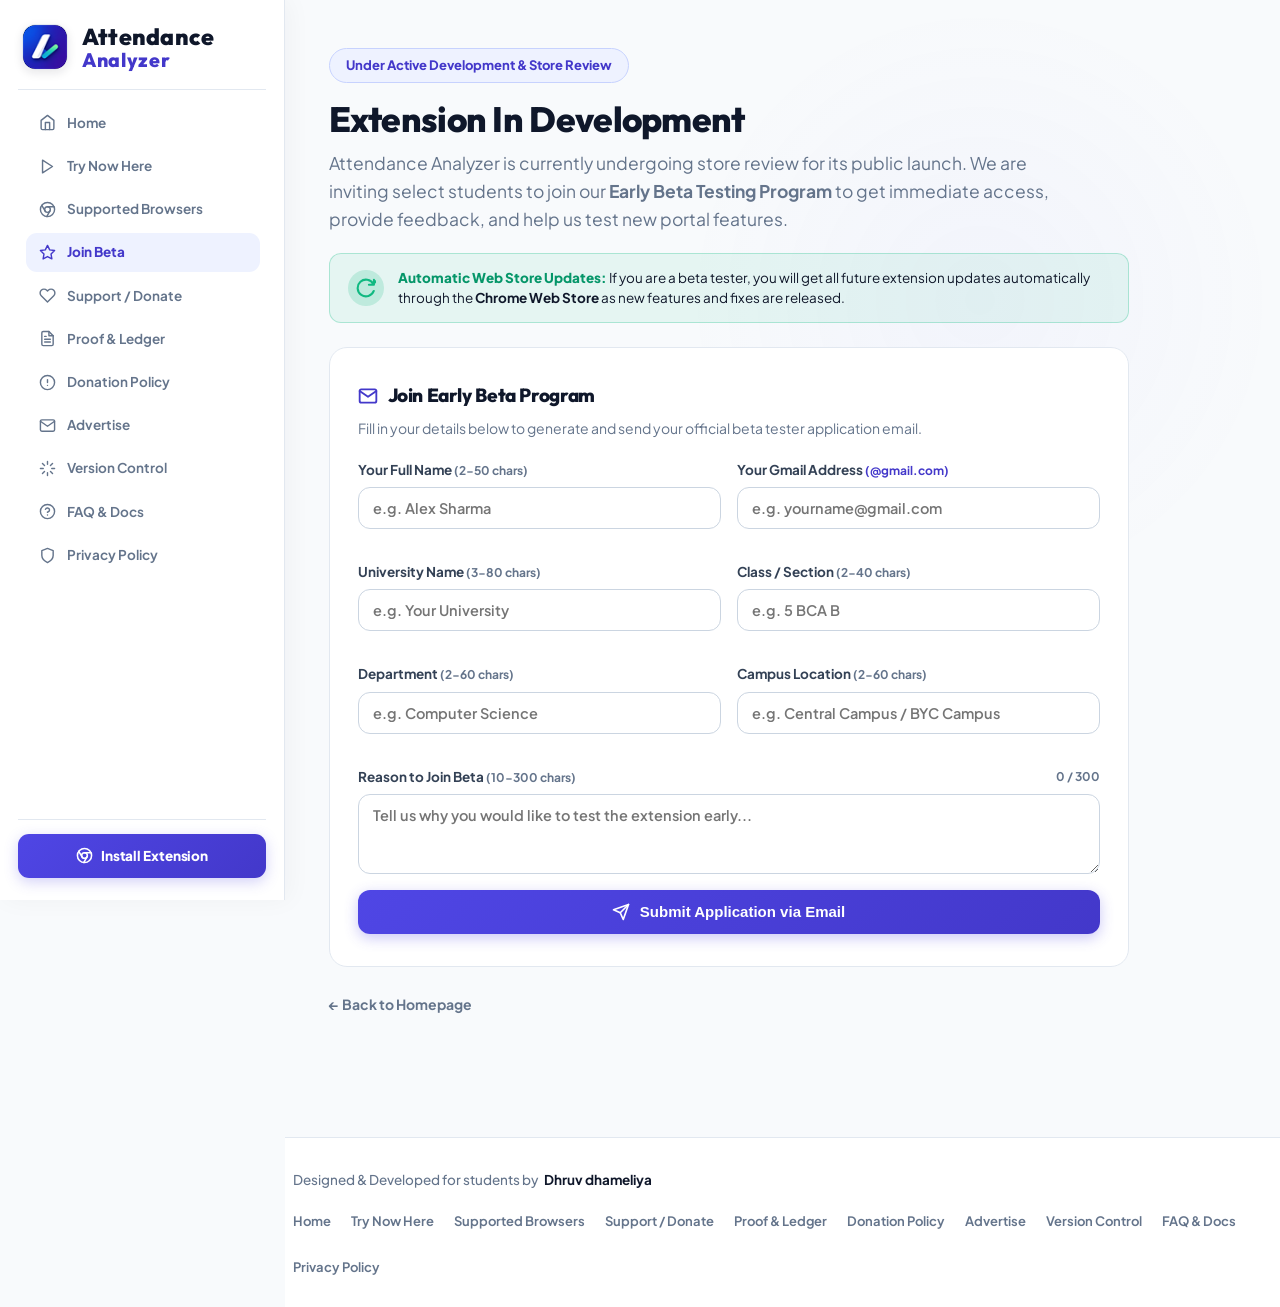
<file: install.html>
<!DOCTYPE html>
<html lang="en">
<head>
  <meta charset="UTF-8">
  <meta name="viewport" content="width=device-width, initial-scale=1.0, minimum-scale=0.5, maximum-scale=5.0, user-scalable=yes">
  <title>Join Beta & Install — Attendance Analyzer</title>
  <meta name="description" content="Attendance Analyzer is currently under active development. Apply to join our student beta program for early access.">
  <link rel="preconnect" href="https://fonts.googleapis.com">
  <link rel="preconnect" href="https://fonts.gstatic.com" crossorigin>
  <link href="https://fonts.googleapis.com/css2?family=Outfit:wght@600;700;800&family=Plus+Jakarta+Sans:wght@500;600;700;800&display=swap" rel="stylesheet">
  <link rel="stylesheet" href="styles.css?v=4.1.5">
  <link rel="icon" type="image/png" href="assets/icon48.png?v=4.1.5">
</head>
<body>

  <!-- Modular Navigation dynamically injected via navigation.js -->
  <header class="mobile-topbar"></header>
  <aside class="sidebar" id="sidebar"></aside>
  <script src="navigation.js?v=4.1.5"></script>

  <!-- Main Content Wrapper -->
  <div class="main-wrapper">
    <main class="content-container">
      
      <!-- Page Header -->
      <div class="beta-header" style="margin-bottom: 24px;">
        <!-- Status Pill -->
        <div class="beta-badge">
          <span>Under Active Development & Store Review</span>
        </div>

        <h1 class="hero-title" style="font-size: 2.2rem; margin-bottom: 8px;">Extension In Development</h1>
        
        <p class="hero-subtitle" style="max-width: 720px; margin-bottom: 20px;">
          Attendance Analyzer is currently undergoing store review for its public launch. We are inviting select students to join our <strong>Early Beta Testing Program</strong> to get immediate access, provide feedback, and help us test new portal features.
        </p>

        <!-- Automatic Webstore Update Note for Beta Testers -->
        <div style="background: rgba(16, 185, 129, 0.08); border: 1.5px solid rgba(16, 185, 129, 0.28); border-radius: var(--radius-md); padding: 14px 18px; display: flex; align-items: center; gap: 14px; text-align: left; max-width: 800px;">
          <div style="width: 36px; height: 36px; border-radius: 50%; background: rgba(16, 185, 129, 0.18); color: #10b981; display: flex; align-items: center; justify-content: center; flex-shrink: 0;">
            <svg width="20" height="20" viewBox="0 0 24 24" fill="none" stroke="currentColor" stroke-width="2.5" stroke-linecap="round" stroke-linejoin="round">
              <path d="M21.5 2v6h-6M21.34 15.57a10 10 0 1 1-.57-8.38l5.67-5.67"></path>
            </svg>
          </div>
          <div style="font-size: 13.5px; color: var(--text-main); line-height: 1.5;">
            <strong style="color: #059669; font-weight: 800;">Automatic Web Store Updates:</strong> If you are a beta tester, you will get all future extension updates automatically through the <strong>Chrome Web Store</strong> as new features and fixes are released.
          </div>
        </div>
      </div>

      <!-- Interactive Beta Application Form Card -->
      <div class="beta-form-container" style="max-width: 800px;">
        <h2 class="beta-form-title">
          <svg width="20" height="20" viewBox="0 0 24 24" fill="none" stroke="currentColor" stroke-width="2.2" stroke-linecap="round" stroke-linejoin="round" style="color: var(--primary);">
            <path d="M4 4h16c1.1 0 2 .9 2 2v12c0 1.1-.9 2-2 2H4c-1.1 0-2-.9-2-2V6c0-1.1.9-2 2-2z"></path>
            <polyline points="22,6 12,13 2,6"></polyline>
          </svg>
          Join Early Beta Program
        </h2>
        <p class="beta-form-subtitle">
          Fill in your details below to generate and send your official beta tester application email.
        </p>

        <form id="beta-app-form">
          <div class="beta-grid-2">
            <div class="beta-field">
              <label for="beta-name">Your Full Name <span style="font-size:12px;color:var(--text-muted);">(2-50 chars)</span></label>
              <input type="text" id="beta-name" class="beta-input" placeholder="e.g. Alex Sharma" minlength="2" maxlength="50" required>
            </div>

            <div class="beta-field">
              <label for="beta-email">Your Gmail Address <span style="font-size:12px;color:var(--primary);font-weight:700;">(@gmail.com)</span></label>
              <input type="email" id="beta-email" class="beta-input" placeholder="e.g. yourname@gmail.com" maxlength="80" pattern="^[a-zA-Z0-9._%+-]+@gmail\.com$" title="Must be a valid @gmail.com address" required>
              <div id="email-error" style="display:none; color:#dc2626; font-size:12.5px; font-weight:700; margin-top:4px;">Please enter a valid @gmail.com address</div>
            </div>
          </div>

          <div class="beta-grid-2">
            <div class="beta-field">
              <label for="beta-university">University Name <span style="font-size:12px;color:var(--text-muted);">(3-80 chars)</span></label>
              <input type="text" id="beta-university" class="beta-input" placeholder="e.g. Your University" minlength="3" maxlength="80" required>
            </div>

            <div class="beta-field">
              <label for="beta-class">Class / Section <span style="font-size:12px;color:var(--text-muted);">(2-40 chars)</span></label>
              <input type="text" id="beta-class" class="beta-input" placeholder="e.g. 5 BCA B" minlength="2" maxlength="40" required>
            </div>
          </div>

          <div class="beta-grid-2">
            <div class="beta-field">
              <label for="beta-dept">Department <span style="font-size:12px;color:var(--text-muted);">(2-60 chars)</span></label>
              <input type="text" id="beta-dept" class="beta-input" placeholder="e.g. Computer Science" minlength="2" maxlength="60" required>
            </div>

            <div class="beta-field">
              <label for="beta-campus">Campus Location <span style="font-size:12px;color:var(--text-muted);">(2-60 chars)</span></label>
              <input type="text" id="beta-campus" class="beta-input" placeholder="e.g. Central Campus / BYC Campus" minlength="2" maxlength="60" required>
            </div>
          </div>

          <div class="beta-field">
            <div style="display:flex; justify-content:space-between; align-items:center;">
              <label for="beta-reason">Reason to Join Beta <span style="font-size:12px;color:var(--text-muted);">(10-300 chars)</span></label>
              <span id="char-counter" style="font-size:12px; font-weight:700; color:var(--text-muted);">0 / 300</span>
            </div>
            <textarea id="beta-reason" class="beta-textarea" placeholder="Tell us why you would like to test the extension early..." minlength="10" maxlength="300" required></textarea>
          </div>

          <button type="submit" class="btn-beta-submit">
            <svg width="18" height="18" viewBox="0 0 24 24" fill="none" stroke="currentColor" stroke-width="2.2" stroke-linecap="round" stroke-linejoin="round">
              <line x1="22" y1="2" x2="11" y2="13"></line>
              <polygon points="22 2 15 22 11 13 2 9 22 2"></polygon>
            </svg>
            <span>Submit Application via Email</span>
          </button>
        </form>
      </div>

      <div style="margin-top: 24px; text-align: left; max-width: 800px;">
        <a href="index.html" style="font-size: 14px; font-weight: 700; color: var(--text-muted); text-decoration: none;">
          ← Back to Homepage
        </a>
      </div>

    </main>

    <!-- Footer dynamically injected via navigation.js -->
    <footer class="footer"></footer>
  </div>

  <script src="main.js?v=4.1.5"></script>
  <script>
    // Handle Beta Application Email Generation & Realtime Validation
    document.addEventListener('DOMContentLoaded', () => {
      const betaForm = document.getElementById('beta-app-form');
      const emailInput = document.getElementById('beta-email');
      const emailError = document.getElementById('email-error');
      const reasonTextarea = document.getElementById('beta-reason');
      const charCounter = document.getElementById('char-counter');

      if (reasonTextarea && charCounter) {
        reasonTextarea.addEventListener('input', () => {
          const len = reasonTextarea.value.length;
          charCounter.textContent = `${len} / 300`;
          charCounter.style.color = len >= 300 ? '#dc2626' : 'var(--text-muted)';
        });
      }

      if (emailInput && emailError) {
        emailInput.addEventListener('input', () => {
          if (emailInput.value.trim() && !emailInput.value.trim().toLowerCase().endsWith('@gmail.com')) {
            emailError.style.display = 'block';
          } else {
            emailError.style.display = 'none';
          }
        });
      }

      if (betaForm) {
        betaForm.addEventListener('submit', (e) => {
          e.preventDefault();

          const name = document.getElementById('beta-name').value.trim();
          const email = document.getElementById('beta-email').value.trim();
          const university = document.getElementById('beta-university').value.trim();
          const className = document.getElementById('beta-class').value.trim();
          const department = document.getElementById('beta-dept').value.trim();
          const campus = document.getElementById('beta-campus').value.trim();
          const reason = document.getElementById('beta-reason').value.trim();

          if (!email.toLowerCase().endsWith('@gmail.com')) {
            if (emailError) emailError.style.display = 'block';
            emailInput.focus();
            return;
          }

          const emailTo = 'attendanceanalyzer@gmail.com';
          const subject = 'I wanna join beta';
          
          const bodyText = `Hi Attendance Analyzer Team,

My name is ${name}, and I am a student at ${university}. I’m writing to express my interest in joining the beta program because ${reason}.

Here are my student details:

1. Name: ${name}
2. Email: ${email}
3. University: ${university}
4. Class / Section: ${className}
5. Department: ${department}
6. Campus Location: ${campus}

I would be excited to participate in the beta and contribute my feedback and experience.

Thank you for considering my request!

Best regards,
${name}
${email}`;

          const mailtoUrl = `mailto:${emailTo}?subject=${encodeURIComponent(subject)}&body=${encodeURIComponent(bodyText)}`;
          
          window.location.href = mailtoUrl;
        });
      }
    });
  </script>
</body>
</html>
</file>
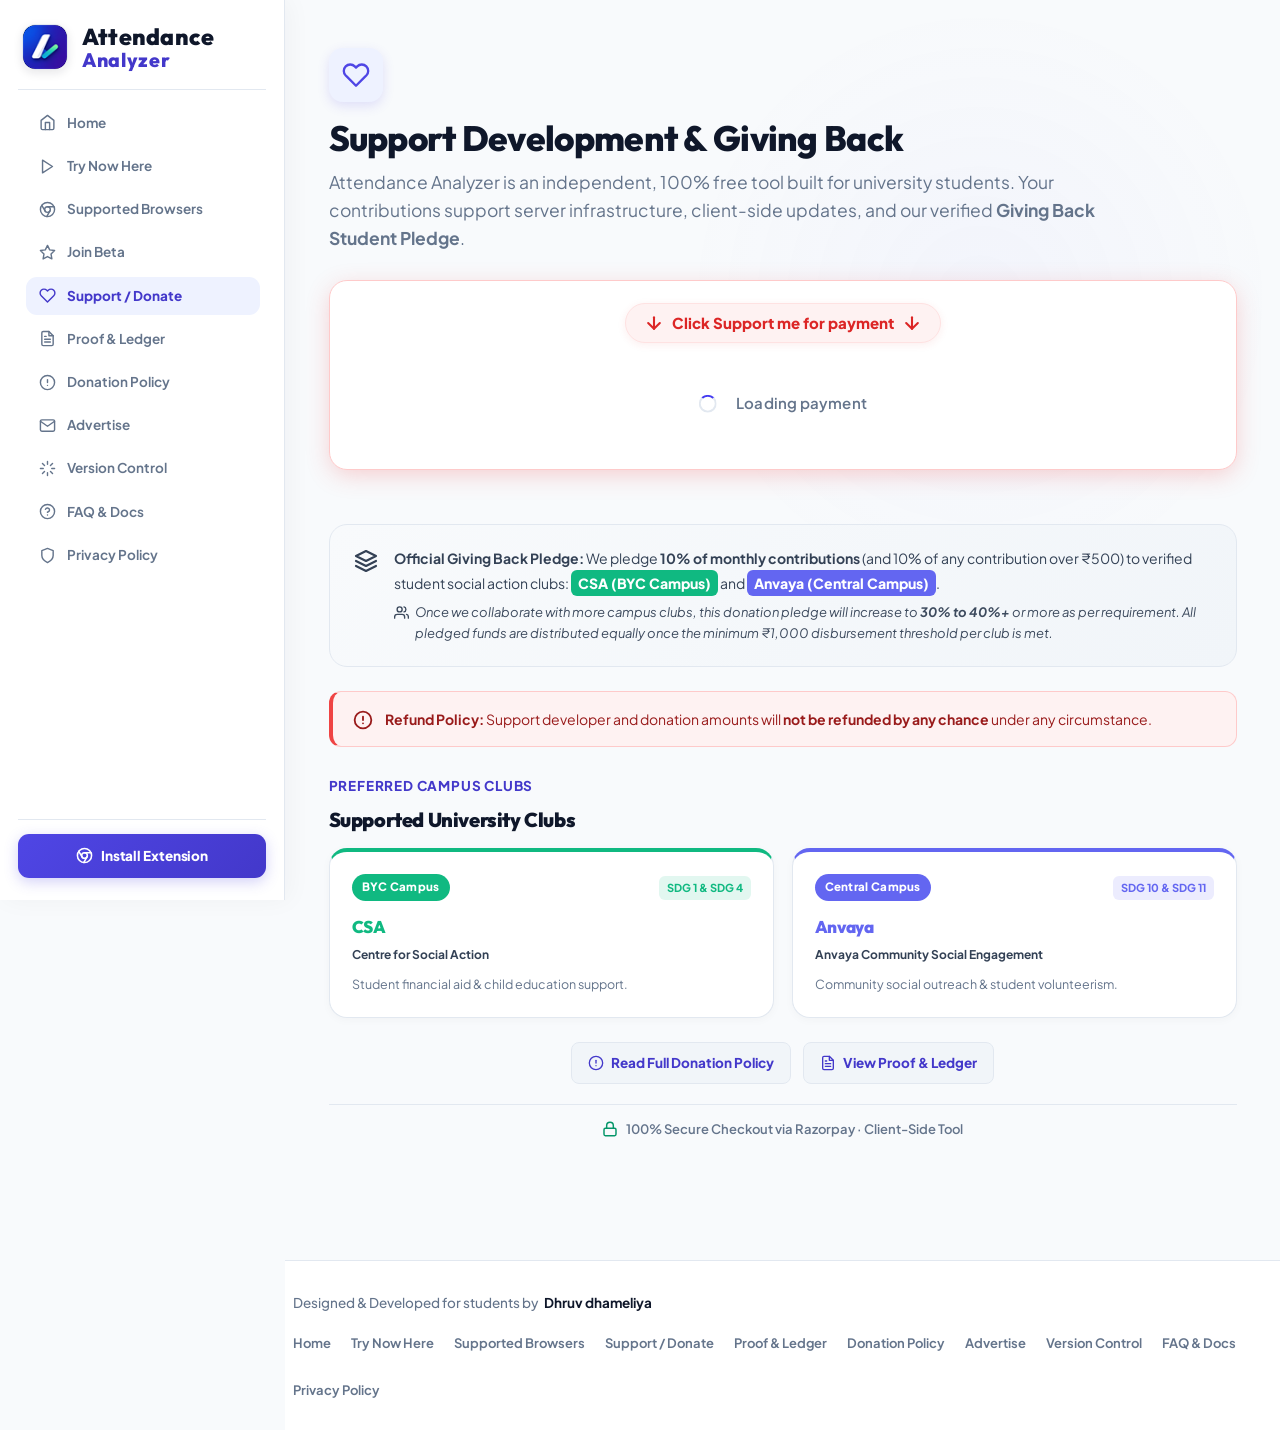
<file: payment.html>
<!DOCTYPE html>
<html lang="en">

<head>
  <meta charset="UTF-8">
  <meta name="viewport" content="width=device-width, initial-scale=1.0, minimum-scale=0.5, maximum-scale=5.0, user-scalable=yes">
  <title>Support Development & Giving Back — Attendance Analyzer</title>
  <meta name="description"
    content="Support Attendance Analyzer student development and our university campus giving back pledge to CSA and Anvaya.">

  <!-- Preload & Preconnect for Instant Razorpay Performance -->
  <link rel="preconnect" href="https://fonts.googleapis.com">
  <link rel="preconnect" href="https://fonts.gstatic.com" crossorigin>
  <link href="https://fonts.googleapis.com/css2?family=Outfit:wght@600;700;800&family=Plus+Jakarta+Sans:wght@500;600;700;800&display=swap" rel="stylesheet">
  <link rel="preconnect" href="https://checkout.razorpay.com" crossorigin>
  <link rel="dns-prefetch" href="https://checkout.razorpay.com">
  <link rel="preconnect" href="https://api.razorpay.com" crossorigin>
  <link rel="dns-prefetch" href="https://api.razorpay.com">
  <link rel="preload" href="https://checkout.razorpay.com/v1/payment-button.js" as="script">

  <link rel="stylesheet" href="styles.css?v=4.1.5">
  <link rel="icon" type="image/png" href="assets/icon48.png?v=4.1.5">
</head>

<body>

  <!-- Modular Navigation dynamically injected via navigation.js -->
  <header class="mobile-topbar"></header>
  <aside class="sidebar" id="sidebar"></aside>
  <script src="navigation.js?v=4.1.5"></script>

  <!-- Main Content Wrapper -->
  <div class="main-wrapper">
    <main class="content-container">

      <!-- Page Header -->
      <div style="margin-bottom: 28px;">
        <div
          style="width: 54px; height: 54px; border-radius: 14px; background: #eef2ff; color: #4f46e5; display: inline-flex; align-items: center; justify-content: center; margin-bottom: 16px; box-shadow: 0 4px 12px rgba(79, 70, 229, 0.15);">
          <svg width="28" height="28" viewBox="0 0 24 24" fill="none" stroke="currentColor" stroke-width="2"
            stroke-linecap="round" stroke-linejoin="round">
            <path
              d="M20.84 4.61a5.5 5.5 0 0 0-7.78 0L12 5.67l-1.06-1.06a5.5 5.5 0 0 0-7.78 7.78l1.06 1.06L12 21.23l7.78-7.78 1.06-1.06a5.5 5.5 0 0 0 0-7.78z">
            </path>
          </svg>
        </div>

        <h1 class="hero-title" style="font-size: 2.2rem; margin-bottom: 8px;">Support Development & Giving Back</h1>

        <p class="hero-subtitle" style="max-width: 780px;">
          Attendance Analyzer is an independent, 100% free tool built for university students. Your contributions
          support server infrastructure, client-side updates, and our verified <strong>Giving Back Student
            Pledge</strong>.
        </p>
      </div>

          <!-- Official Razorpay Payment Box -->
          <div class="razorpay-official-box" id="razorpay-container">

            <div class="support-arrow-indicator" style="margin-bottom: 16px;">
              <svg width="20" height="20" viewBox="0 0 24 24" fill="none" stroke="currentColor" stroke-width="2.5"
                stroke-linecap="round" stroke-linejoin="round">
                <line x1="12" y1="5" x2="12" y2="19"></line>
                <polyline points="19 12 12 19 5 12"></polyline>
              </svg>
              <span>Click Support me for payment</span>
              <svg width="20" height="20" viewBox="0 0 24 24" fill="none" stroke="currentColor" stroke-width="2.5"
                stroke-linecap="round" stroke-linejoin="round">
                <line x1="12" y1="5" x2="12" y2="19"></line>
                <polyline points="19 12 12 19 5 12"></polyline>
              </svg>
            </div>

            <!-- Overlapping Slot Wrapper: Loading text sits underneath, Razorpay button overlaps on top -->
            <div class="razorpay-slot-wrapper">
              <div class="razorpay-bg-loading" id="razorpay-bg-loader">
                <div class="loading-spinner-mini"></div>
                <span> Loading payment </span>
              </div>

              <!-- Official Razorpay Form Button Widget (Big & Scaled) -->
              <form id="razorpay-form">
                <script src="https://checkout.razorpay.com/v1/payment-button.js"
                  data-payment_button_id="pl_TQA3uVur1HTG1F" async> </script>
              </form>
            </div>

          </div>

          <!-- Charity Pledge Message with Scaling Mention -->
          <div class="charity-pledge-box">
            <svg width="24" height="24" viewBox="0 0 24 24" fill="none" stroke="currentColor" stroke-width="2.2"
              stroke-linecap="round" stroke-linejoin="round" style="flex-shrink: 0; margin-top: 2px;">
              <path d="M12 2L2 7l10 5 10-5-10-5z"></path>
              <path d="M2 17l10 5 10-5"></path>
              <path d="M2 12l10 5 10-5"></path>
            </svg>
            <div>
              <strong>Official Giving Back Pledge:</strong> We pledge <strong>10% of monthly contributions</strong> (and
              10% of any contribution over ₹500) to verified student social action clubs: <span
                style="background: #10b981; color: #ffffff; padding: 2px 7px; border-radius: 6px; font-weight: 800; display: inline-block;">CSA
                (BYC Campus)</span> and <span
                style="background: #6366f1; color: #ffffff; padding: 2px 7px; border-radius: 6px; font-weight: 800; display: inline-block;">Anvaya
                (Central Campus)</span>.
              <div style="margin-top: 6px; font-size: 13px; opacity: 0.95; display: flex; align-items: flex-start; gap: 6px;">
                <svg width="15" height="15" viewBox="0 0 24 24" fill="none" stroke="currentColor" stroke-width="2.2" stroke-linecap="round" stroke-linejoin="round" style="flex-shrink:0; margin-top:3px;"><path d="M17 21v-2a4 4 0 0 0-4-4H5a4 4 0 0 0-4 4v2"></path><circle cx="9" cy="7" r="4"></circle><path d="M23 21v-2a4 4 0 0 0-3-3.87"></path><path d="M16 3.13a4 4 0 0 1 0 7.75"></path></svg>
                <em>Once we collaborate with more campus clubs, this donation pledge will increase to <strong>30% to
                    40%+</strong> or more as per requirement. All pledged funds are distributed equally once the minimum
                  ₹1,000 disbursement threshold per club is met.</em>
              </div>
            </div>
          </div>

          <!-- Strict Non-Refundable Disclosure Alert -->
          <div class="non-refundable-alert">
            <svg width="20" height="20" viewBox="0 0 24 24" fill="none" stroke="currentColor" stroke-width="2.2"
              stroke-linecap="round" stroke-linejoin="round" style="flex-shrink:0; margin-top:2px;">
              <circle cx="12" cy="12" r="10"></circle>
              <line x1="12" y1="8" x2="12" y2="12"></line>
              <line x1="12" y1="16" x2="12.01" y2="16"></line>
            </svg>
            <div>
              <strong>Refund Policy:</strong> Support developer and donation amounts will <strong>not be refunded by any
                chance</strong> under any circumstance.
            </div>
          </div>

          <!-- 2 Preferred Campus Clubs Showcase Section -->
          <div style="text-align: left; margin-top: 28px;">
            <div class="section-tagline">Preferred Campus Clubs</div>
            <h2 class="section-heading-large" style="font-size: 20px;">Supported University Clubs</h2>
            <div class="clubs-grid" id="donate-clubs-container" style="margin-top: 12px;">
              <!-- Dynamically populated from sdg-data.js -->
            </div>
          </div>

          <!-- Policy & Proof Action Links -->
          <div style="display: flex; justify-content: center; gap: 12px; margin-top: 24px; flex-wrap: wrap;">
            <a href="donation-policy.html" class="btn-policy-link">
              <svg width="16" height="16" viewBox="0 0 24 24" fill="none" stroke="currentColor" stroke-width="2"
                stroke-linecap="round" stroke-linejoin="round">
                <circle cx="12" cy="12" r="10"></circle>
                <line x1="12" y1="8" x2="12" y2="12"></line>
                <line x1="12" y1="16" x2="12.01" y2="16"></line>
              </svg>
              Read Full Donation Policy
            </a>
            <a href="proof.html" class="btn-policy-link">
              <svg width="16" height="16" viewBox="0 0 24 24" fill="none" stroke="currentColor" stroke-width="2"
                stroke-linecap="round" stroke-linejoin="round">
                <path d="M14 2H6a2 2 0 0 0-2 2v16a2 2 0 0 0 2 2h12a2 2 0 0 0 2-2V8z"></path>
                <polyline points="14 2 14 8 20 8"></polyline>
                <line x1="16" y1="13" x2="8" y2="13"></line>
                <line x1="16" y1="17" x2="8" y2="17"></line>
                <polyline points="10 9 9 9 8 9"></polyline>
              </svg>
              View Proof & Ledger
            </a>
          </div>

          <!-- Secure checkout badge -->
          <div
            style="display: flex; align-items: center; justify-content: center; gap: 8px; color: var(--text-muted); font-size: 13px; font-weight: 600; margin-top: 20px; padding-top: 14px; border-top: 1px solid var(--border-light);">
            <svg width="16" height="16" viewBox="0 0 24 24" fill="none" stroke="#059669" stroke-width="2.2"
              stroke-linecap="round" stroke-linejoin="round">
              <rect x="3" y="11" width="18" height="11" rx="2" ry="2"></rect>
              <path d="M7 11V7a5 5 0 0 1 10 0v4"></path>
            </svg>
            <span>100% Secure Checkout via Razorpay · Client-Side Tool</span>
          </div>

    </main>

    <!-- Footer dynamically injected via navigation.js -->
    <footer class="footer"></footer>
  </div>

  <script src="sdg-data.js?v=4.1.5"></script>
  <script src="main.js?v=4.1.5"></script>
  <script>
    (function initPaymentPage() {
      // Render 2 Campus Clubs immediately
      const clubsContainer = document.getElementById('donate-clubs-container');
      if (clubsContainer && window.SDG_DATA && window.SDG_DATA.clubs) {
        clubsContainer.innerHTML = window.SDG_DATA.clubs.map(club => `
          <div class="club-card" style="border-top: 4px solid ${club.color};">
            <div class="club-header">
              <span class="club-campus-badge" style="background: ${club.badgeBg}; color: ${club.badgeColor};">
                ${club.badge}
              </span>
              <span class="club-sdg-tag" style="color: ${club.color}; background: ${club.lightBg};">
                ${club.sdgTarget}
              </span>
            </div>
            <h3 class="club-name" style="color: ${club.color}; font-size: 17px;">${club.name}</h3>
            <div class="club-fullname" style="font-size: 12px;">${club.fullName}</div>
            <p class="club-desc" style="font-size: 12.5px;">${club.description}</p>
          </div>
        `).join('');
      }

      // Keep background loader spinning until official Razorpay button is truly mounted and visible
      const bgLoader = document.getElementById('razorpay-bg-loader');
      const form = document.getElementById('razorpay-form');
      if (bgLoader && form) {
        const checkReady = () => {
          const btn = form.querySelector('.razorpay-payment-button, .PaymentButton, button');
          if (btn && btn.offsetHeight > 20 && (btn.innerText.trim().length > 0 || btn.children.length > 0)) {
            bgLoader.style.opacity = '0';
            setTimeout(() => { 
              if (bgLoader) bgLoader.style.display = 'none'; 
            }, 250);
            return true;
          }
          return false;
        };

        if (!checkReady()) {
          const observer = new MutationObserver(() => {
            if (checkReady()) {
              observer.disconnect();
            }
          });
          observer.observe(form, { childList: true, subtree: true });
        }
      }
    })();
  </script>
</body>

</html>
</file>
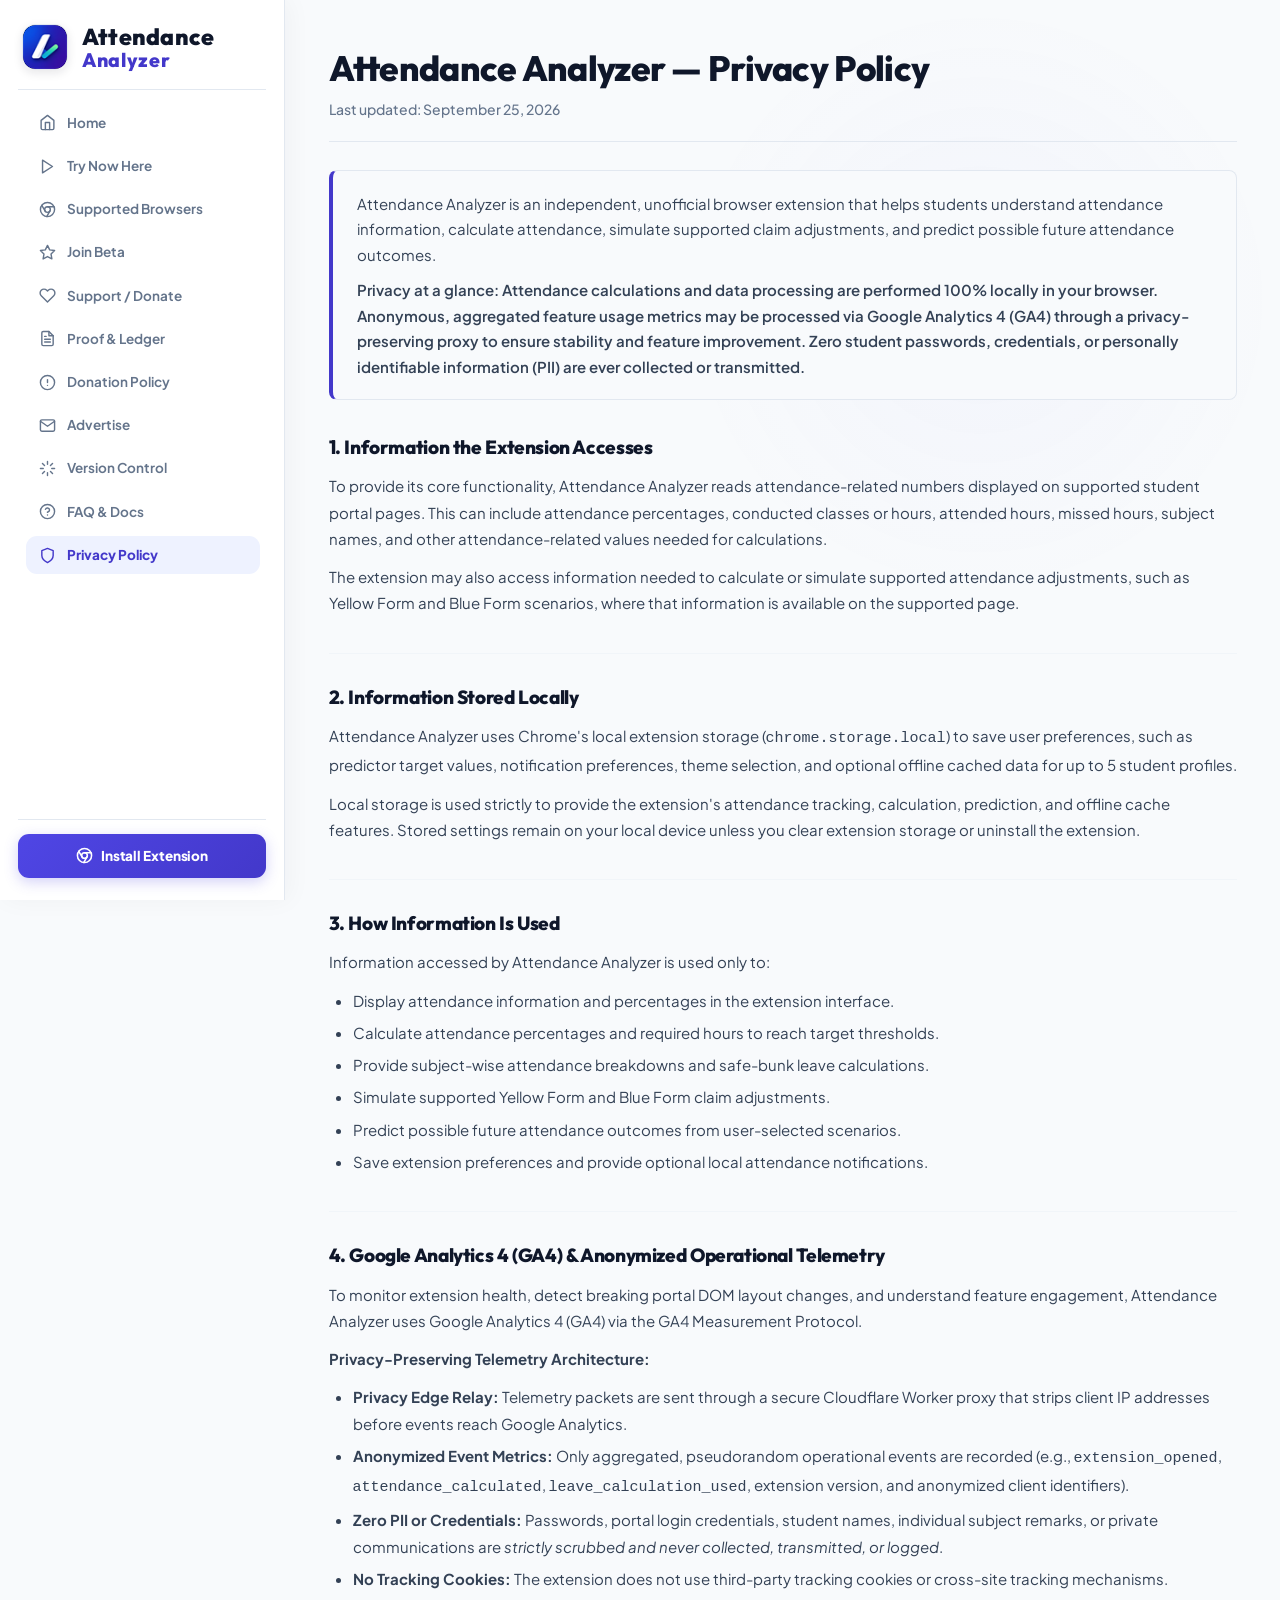
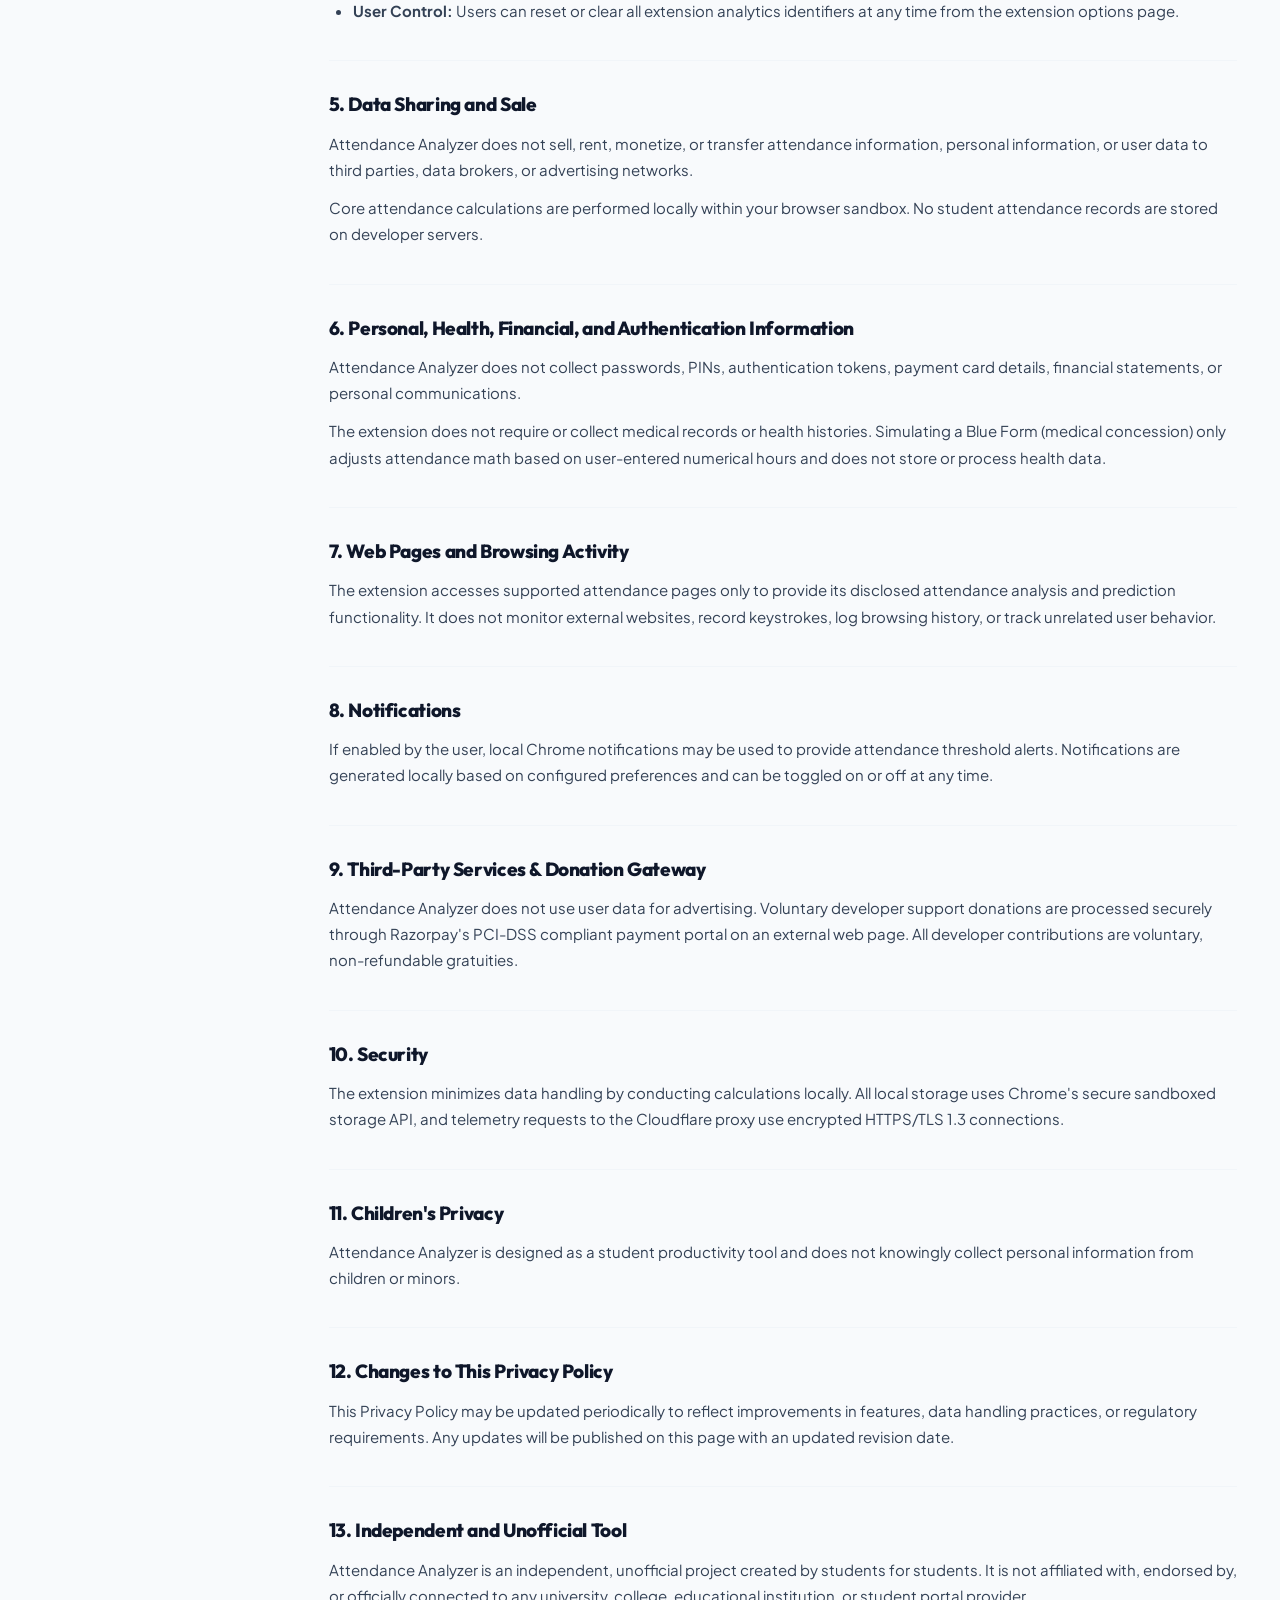
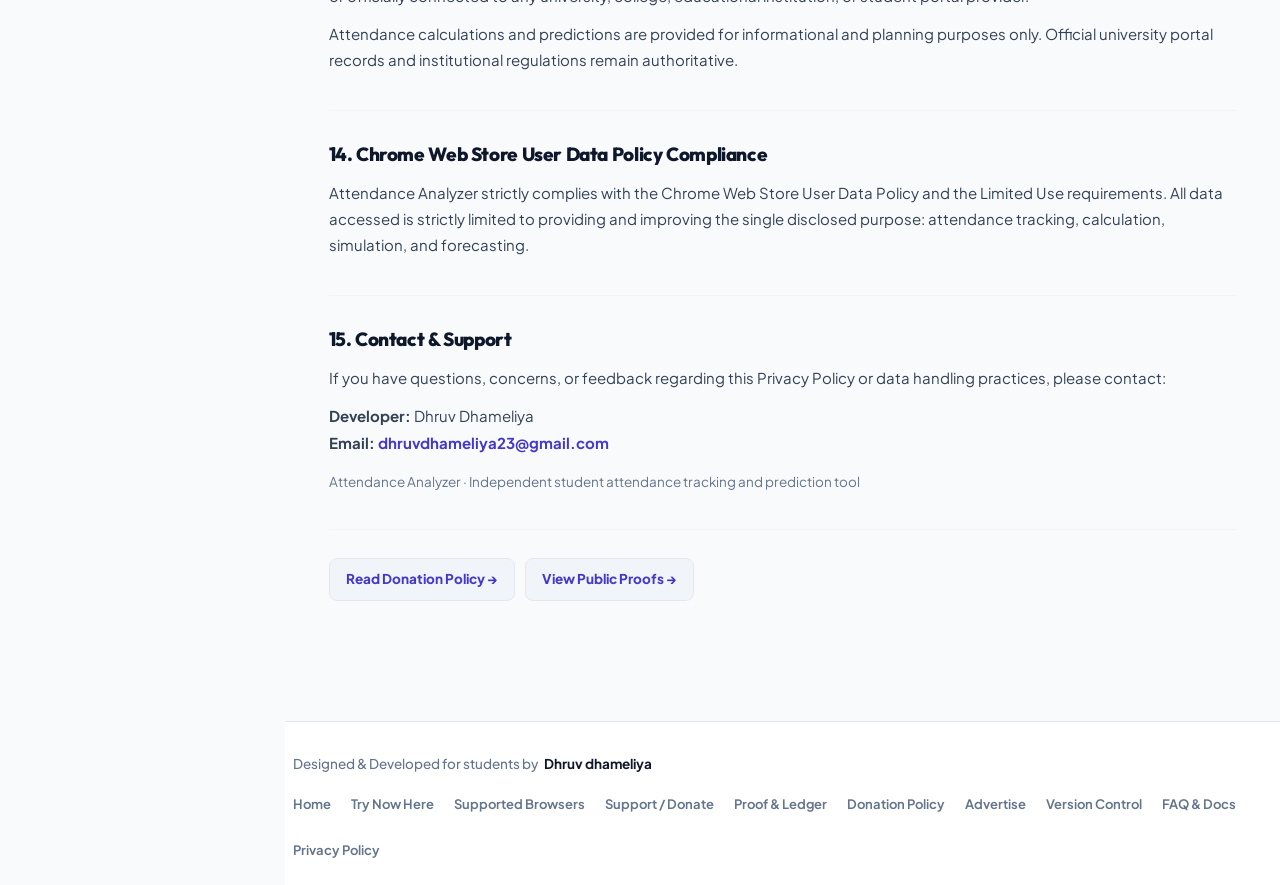
<file: policy.html>
<!DOCTYPE html>
<html lang="en">
<head>
  <meta charset="UTF-8">
  <meta name="viewport" content="width=device-width, initial-scale=1.0, minimum-scale=0.5, maximum-scale=5.0, user-scalable=yes">
  <title>Privacy Policy — Attendance Analyzer</title>
  <meta name="description" content="Privacy Policy for Attendance Analyzer. Independent attendance tracking and prediction tool. 100% local browser processing.">
  <link rel="preconnect" href="https://fonts.googleapis.com">
  <link rel="preconnect" href="https://fonts.gstatic.com" crossorigin>
  <link href="https://fonts.googleapis.com/css2?family=Outfit:wght@600;700;800&family=Plus+Jakarta+Sans:wght@500;600;700;800&display=swap" rel="stylesheet">
  <link rel="stylesheet" href="styles.css?v=4.1.5">
  <link rel="icon" type="image/png" href="assets/icon48.png?v=4.1.5">
</head>
<body>

  <!-- Modular Navigation dynamically injected via navigation.js -->
  <header class="mobile-topbar"></header>
  <aside class="sidebar" id="sidebar"></aside>
  <script src="navigation.js?v=4.1.5"></script>

  <!-- Main Content Wrapper -->
  <div class="main-wrapper">
    <main class="content-container">
              <div class="policy-header">
        <h1 class="hero-title" style="font-size: 2.2rem; margin-bottom: 8px;">Attendance Analyzer — Privacy Policy</h1>
        <div class="policy-updated">Last updated: September 25, 2026</div>
      </div>

        <!-- Privacy at a glance -->
        <div class="policy-summary-box">
          <p style="margin-bottom: 10px;">
            Attendance Analyzer is an independent, unofficial browser extension that helps students understand attendance information, calculate attendance, simulate supported claim adjustments, and predict possible future attendance outcomes.
          </p>
          <p style="margin-bottom: 0; font-weight: 600;">
            Privacy at a glance: Attendance calculations and data processing are performed 100% locally in your browser. Anonymous, aggregated feature usage metrics may be processed via Google Analytics 4 (GA4) through a privacy-preserving proxy to ensure stability and feature improvement. Zero student passwords, credentials, or personally identifiable information (PII) are ever collected or transmitted.
          </p>
        </div>

        <!-- Section 1 -->
        <div class="policy-section">
          <h2>1. Information the Extension Accesses</h2>
          <p>
            To provide its core functionality, Attendance Analyzer reads attendance-related numbers displayed on supported student portal pages. This can include attendance percentages, conducted classes or hours, attended hours, missed hours, subject names, and other attendance-related values needed for calculations.
          </p>
          <p>
            The extension may also access information needed to calculate or simulate supported attendance adjustments, such as Yellow Form and Blue Form scenarios, where that information is available on the supported page.
          </p>
        </div>

        <!-- Section 2 -->
        <div class="policy-section">
          <h2>2. Information Stored Locally</h2>
          <p>
            Attendance Analyzer uses Chrome's local extension storage (<code>chrome.storage.local</code>) to save user preferences, such as predictor target values, notification preferences, theme selection, and optional offline cached data for up to 5 student profiles.
          </p>
          <p>
            Local storage is used strictly to provide the extension's attendance tracking, calculation, prediction, and offline cache features. Stored settings remain on your local device unless you clear extension storage or uninstall the extension.
          </p>
        </div>

        <!-- Section 3 -->
        <div class="policy-section">
          <h2>3. How Information Is Used</h2>
          <p>Information accessed by Attendance Analyzer is used only to:</p>
          <ul>
            <li>Display attendance information and percentages in the extension interface.</li>
            <li>Calculate attendance percentages and required hours to reach target thresholds.</li>
            <li>Provide subject-wise attendance breakdowns and safe-bunk leave calculations.</li>
            <li>Simulate supported Yellow Form and Blue Form claim adjustments.</li>
            <li>Predict possible future attendance outcomes from user-selected scenarios.</li>
            <li>Save extension preferences and provide optional local attendance notifications.</li>
          </ul>
        </div>

        <!-- Section 4 -->
        <div class="policy-section">
          <h2>4. Google Analytics 4 (GA4) & Anonymized Operational Telemetry</h2>
          <p>
            To monitor extension health, detect breaking portal DOM layout changes, and understand feature engagement, Attendance Analyzer uses Google Analytics 4 (GA4) via the GA4 Measurement Protocol.
          </p>
          <p>
            <strong>Privacy-Preserving Telemetry Architecture:</strong>
          </p>
          <ul>
            <li><strong>Privacy Edge Relay:</strong> Telemetry packets are sent through a secure Cloudflare Worker proxy that strips client IP addresses before events reach Google Analytics.</li>
            <li><strong>Anonymized Event Metrics:</strong> Only aggregated, pseudorandom operational events are recorded (e.g., <code>extension_opened</code>, <code>attendance_calculated</code>, <code>leave_calculation_used</code>, extension version, and anonymized client identifiers).</li>
            <li><strong>Zero PII or Credentials:</strong> Passwords, portal login credentials, student names, individual subject remarks, or private communications are <em>strictly scrubbed and never collected, transmitted, or logged</em>.</li>
            <li><strong>No Tracking Cookies:</strong> The extension does not use third-party tracking cookies or cross-site tracking mechanisms.</li>
            <li><strong>User Control:</strong> Users can reset or clear all extension analytics identifiers at any time from the extension options page.</li>
          </ul>
        </div>

        <!-- Section 5 -->
        <div class="policy-section">
          <h2>5. Data Sharing and Sale</h2>
          <p>
            Attendance Analyzer does not sell, rent, monetize, or transfer attendance information, personal information, or user data to third parties, data brokers, or advertising networks.
          </p>
          <p>
            Core attendance calculations are performed locally within your browser sandbox. No student attendance records are stored on developer servers.
          </p>
        </div>

        <!-- Section 6 -->
        <div class="policy-section">
          <h2>6. Personal, Health, Financial, and Authentication Information</h2>
          <p>
            Attendance Analyzer does not collect passwords, PINs, authentication tokens, payment card details, financial statements, or personal communications.
          </p>
          <p>
            The extension does not require or collect medical records or health histories. Simulating a Blue Form (medical concession) only adjusts attendance math based on user-entered numerical hours and does not store or process health data.
          </p>
        </div>

        <!-- Section 7 -->
        <div class="policy-section">
          <h2>7. Web Pages and Browsing Activity</h2>
          <p>
            The extension accesses supported attendance pages only to provide its disclosed attendance analysis and prediction functionality. It does not monitor external websites, record keystrokes, log browsing history, or track unrelated user behavior.
          </p>
        </div>

        <!-- Section 8 -->
        <div class="policy-section">
          <h2>8. Notifications</h2>
          <p>
            If enabled by the user, local Chrome notifications may be used to provide attendance threshold alerts. Notifications are generated locally based on configured preferences and can be toggled on or off at any time.
          </p>
        </div>

        <!-- Section 9 -->
        <div class="policy-section">
          <h2>9. Third-Party Services & Donation Gateway</h2>
          <p>
            Attendance Analyzer does not use user data for advertising. Voluntary developer support donations are processed securely through Razorpay's PCI-DSS compliant payment portal on an external web page. All developer contributions are voluntary, non-refundable gratuities.
          </p>
        </div>

        <!-- Section 10 -->
        <div class="policy-section">
          <h2>10. Security</h2>
          <p>
            The extension minimizes data handling by conducting calculations locally. All local storage uses Chrome's secure sandboxed storage API, and telemetry requests to the Cloudflare proxy use encrypted HTTPS/TLS 1.3 connections.
          </p>
        </div>

        <!-- Section 11 -->
        <div class="policy-section">
          <h2>11. Children's Privacy</h2>
          <p>
            Attendance Analyzer is designed as a student productivity tool and does not knowingly collect personal information from children or minors.
          </p>
        </div>

        <!-- Section 12 -->
        <div class="policy-section">
          <h2>12. Changes to This Privacy Policy</h2>
          <p>
            This Privacy Policy may be updated periodically to reflect improvements in features, data handling practices, or regulatory requirements. Any updates will be published on this page with an updated revision date.
          </p>
        </div>

        <!-- Section 13 -->
        <div class="policy-section">
          <h2>13. Independent and Unofficial Tool</h2>
          <p>
            Attendance Analyzer is an independent, unofficial project created by students for students. It is not affiliated with, endorsed by, or officially connected to any university, college, educational institution, or student portal provider.
          </p>
          <p>
            Attendance calculations and predictions are provided for informational and planning purposes only. Official university portal records and institutional regulations remain authoritative.
          </p>
        </div>

        <!-- Section 14 -->
        <div class="policy-section">
          <h2>14. Chrome Web Store User Data Policy Compliance</h2>
          <p>
            Attendance Analyzer strictly complies with the Chrome Web Store User Data Policy and the Limited Use requirements. All data accessed is strictly limited to providing and improving the single disclosed purpose: attendance tracking, calculation, simulation, and forecasting.
          </p>
        </div>

        <!-- Section 15 -->
        <div class="policy-section">
          <h2>15. Contact & Support</h2>
          <p>
            If you have questions, concerns, or feedback regarding this Privacy Policy or data handling practices, please contact:
          </p>
          <p style="margin-top: 10px;">
            <strong>Developer:</strong> Dhruv Dhameliya<br>
            <strong>Email:</strong> <a href="mailto:dhruvdhameliya23@gmail.com" style="color: var(--primary); font-weight: 700;">dhruvdhameliya23@gmail.com</a>
          </p>
          <p style="font-size: 13.5px; color: var(--text-muted); margin-top: 14px;">
            Attendance Analyzer · Independent student attendance tracking and prediction tool
          </p>
        </div>

        <div class="proof-action-links" style="margin-top: 24px;">
          <a href="donation-policy.html" class="btn-policy-link">
            Read Donation Policy →
          </a>
          <a href="proof.html" class="btn-policy-link">
            View Public Proofs →
          </a>
        </div>

    </main>

    <!-- Footer dynamically injected via navigation.js -->
    <footer class="footer"></footer>
  </div>

  <script src="main.js?v=4.1.5"></script>
</body>
</html>
</file>
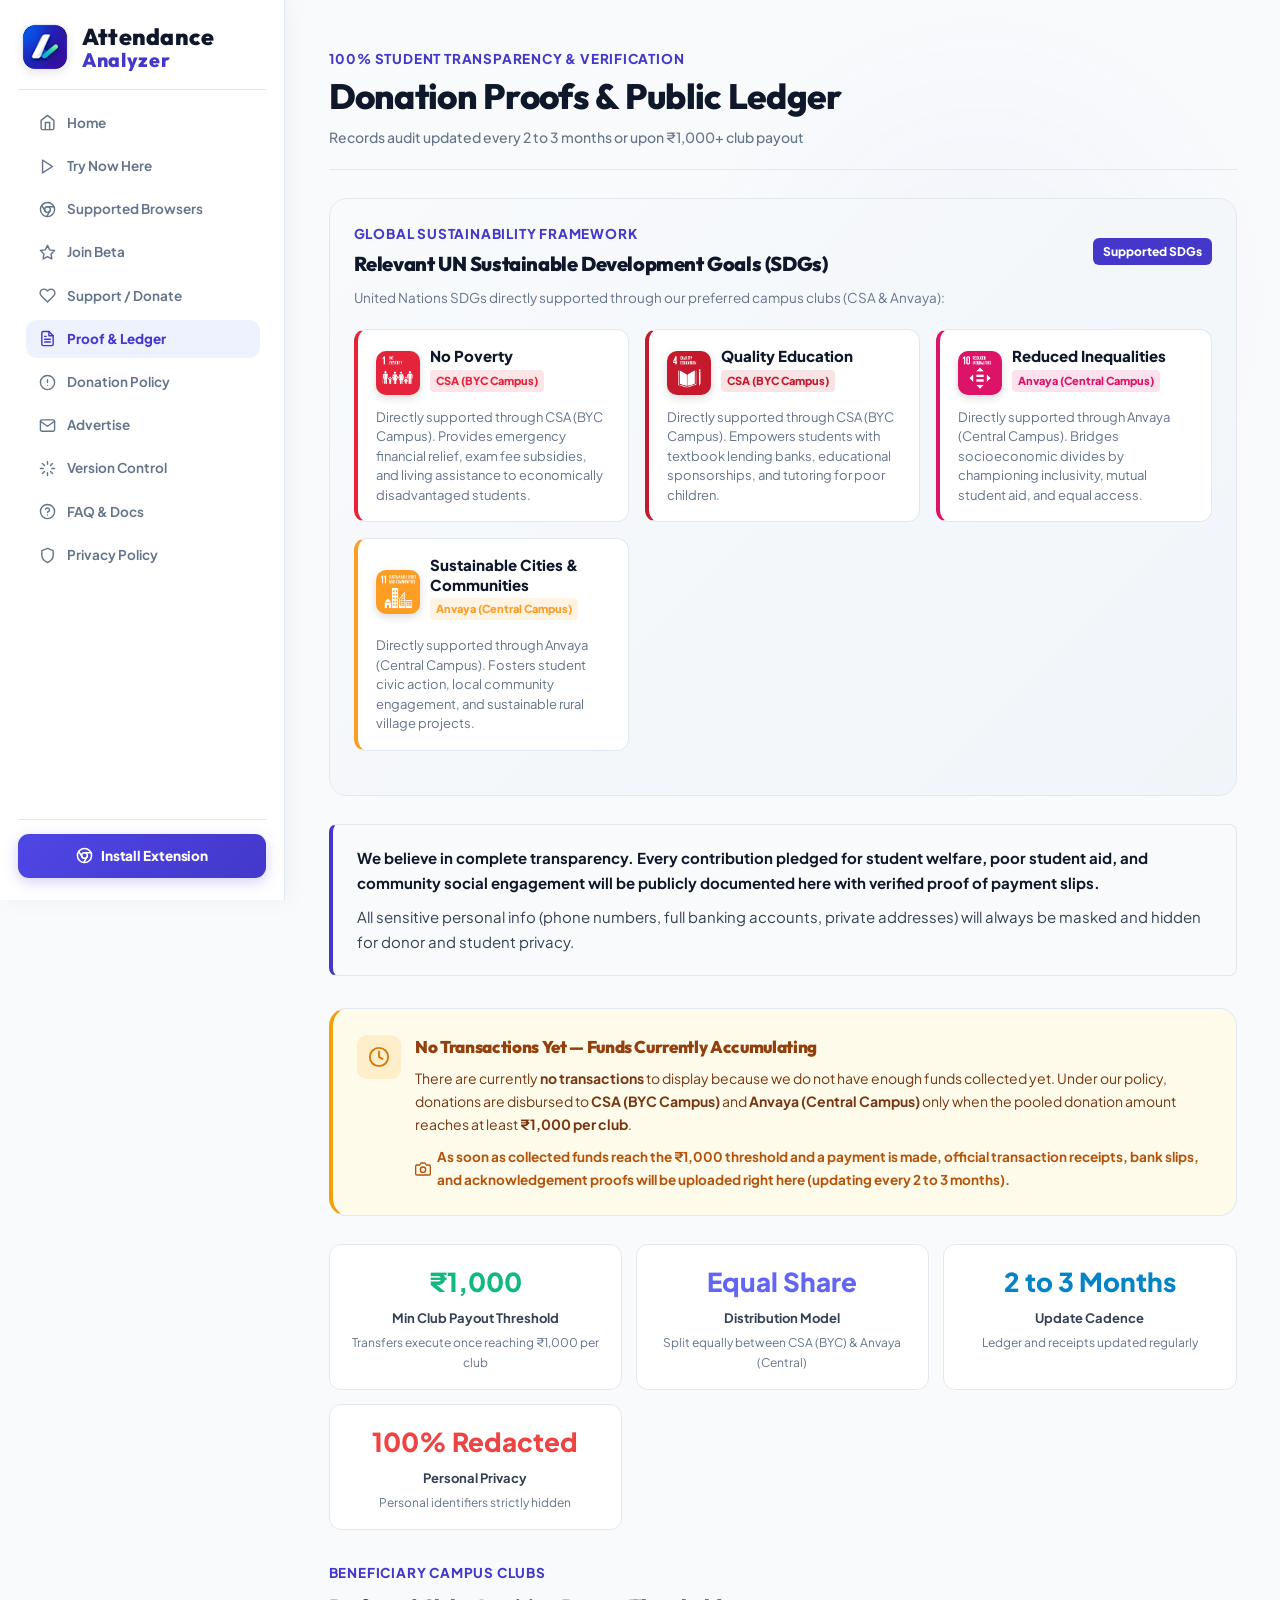
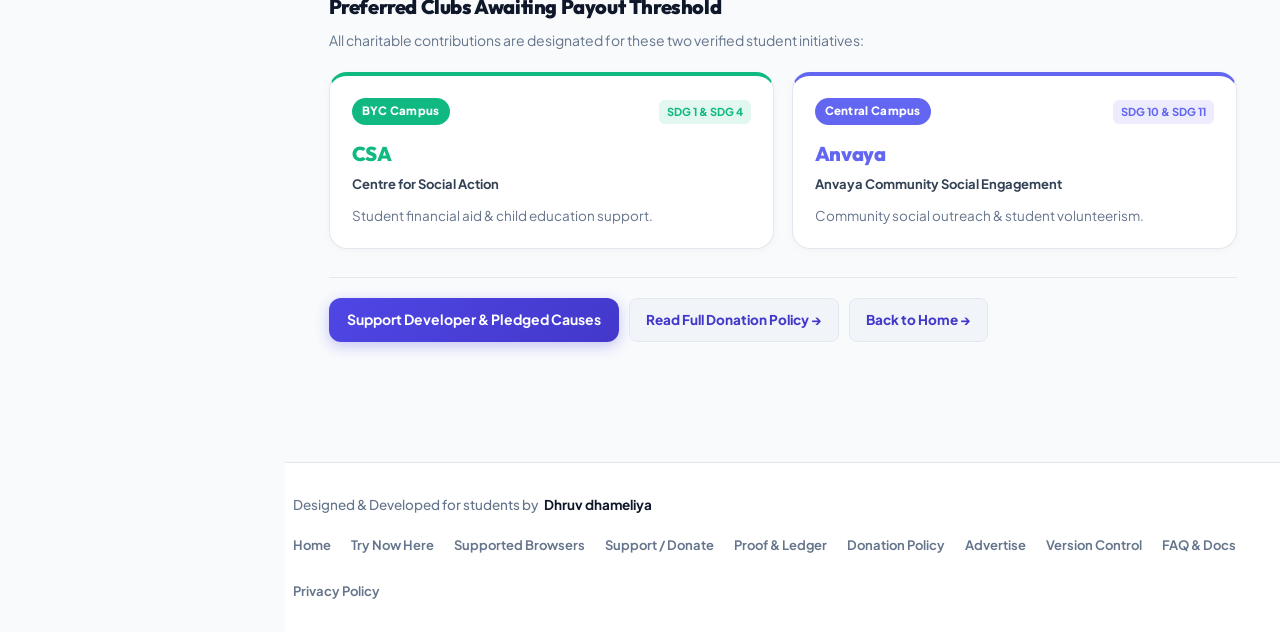
<file: proof.html>
<!DOCTYPE html>
<html lang="en">
<head>
  <meta charset="UTF-8">
  <meta name="viewport" content="width=device-width, initial-scale=1.0, minimum-scale=0.5, maximum-scale=5.0, user-scalable=yes">
  <title>Proof of Payments & Transparency Ledger — Attendance Analyzer</title>
  <meta name="description" content="Public transparency ledger and verified donation receipts for Attendance Analyzer student giving back initiative.">
  <link rel="preconnect" href="https://fonts.googleapis.com">
  <link rel="preconnect" href="https://fonts.gstatic.com" crossorigin>
  <link href="https://fonts.googleapis.com/css2?family=Outfit:wght@600;700;800&family=Plus+Jakarta+Sans:wght@500;600;700;800&display=swap" rel="stylesheet">
  <link rel="stylesheet" href="styles.css?v=4.1.5">
  <link rel="icon" type="image/png" href="assets/icon48.png?v=4.1.5">
</head>
<body>

  <!-- Navigation dynamically injected via navigation.js -->
  <header class="mobile-topbar"></header>
  <aside class="sidebar" id="sidebar"></aside>
  <script src="navigation.js?v=4.1.5"></script>

  <!-- Main Content Wrapper -->
  <div class="main-wrapper">
    <main class="content-container">
      
      <div class="policy-header">
        <div class="section-tagline">100% Student Transparency & Verification</div>
        <h1 class="hero-title" style="font-size: 2.2rem; margin-bottom: 8px;">Donation Proofs & Public Ledger</h1>
        <div class="policy-updated">Records audit updated every 2 to 3 months or upon ₹1,000+ club payout</div>
      </div>

        <!-- TOP: United Nations SDG Impact Goals Showcase (Top of Proof Page) -->
        <div class="proof-top-sdg-section">
          <div style="display: flex; align-items: center; justify-content: space-between; flex-wrap: wrap; gap: 10px; margin-bottom: 8px;">
            <div>
              <div class="section-tagline" style="margin-bottom: 2px;">Global Sustainability Framework</div>
              <h2 style="font-size: 20px; font-weight: 850; color: var(--text-main); margin: 0;">
                Relevant UN Sustainable Development Goals (SDGs)
              </h2>
            </div>
            <span style="background: var(--primary); color: #ffffff; padding: 4px 10px; border-radius: 6px; font-size: 12px; font-weight: 800;">Supported SDGs</span>
          </div>

          <p style="font-size: 13.5px; color: var(--text-muted); line-height: 1.55; margin-bottom: 18px;">
            United Nations SDGs directly supported through our preferred campus clubs (CSA & Anvaya):
          </p>

          <!-- Relevant SDGs Grid at Top of Page -->
          <div class="all-sdg-grid" id="proof-top-sdg-container">
            <!-- Dynamically populated from sdg-data.js -->
          </div>
        </div>

        <!-- Transparency Guarantee Summary -->
        <div class="policy-summary-box">
          <p style="margin-bottom: 8px; font-weight: 700; color: var(--text-main);">
            We believe in complete transparency. Every contribution pledged for student welfare, poor student aid, and community social engagement will be publicly documented here with verified proof of payment slips.
          </p>
          <p style="margin-bottom: 0;">
            All sensitive personal info (phone numbers, full banking accounts, private addresses) will always be masked and hidden for donor and student privacy.
          </p>
        </div>

        <!-- Current Status: No Transactions Yet / Accumulating Funds Notice -->
        <div class="policy-highlight-card" style="border-left: 4px solid #f59e0b; background: #fffbeb;">
          <div style="display: flex; align-items: flex-start; gap: 14px;">
            <div style="width: 44px; height: 44px; border-radius: 10px; background: rgba(245, 158, 11, 0.15); color: #d97706; display: flex; align-items: center; justify-content: center; flex-shrink: 0; margin-top: 2px;">
              <svg width="22" height="22" viewBox="0 0 24 24" fill="none" stroke="currentColor" stroke-width="2" stroke-linecap="round" stroke-linejoin="round"><circle cx="12" cy="12" r="10"></circle><polyline points="12 6 12 12 16 14"></polyline></svg>
            </div>
            <div>
              <h3 style="font-size: 17px; font-weight: 850; color: #92400e; margin-bottom: 6px;">
                No Transactions Yet — Funds Currently Accumulating
              </h3>
              <p style="font-size: 14px; color: #78350f; line-height: 1.65; margin: 0;">
                There are currently <strong>no transactions</strong> to display because we do not have enough funds collected yet. Under our policy, donations are disbursed to <strong>CSA (BYC Campus)</strong> and <strong>Anvaya (Central Campus)</strong> only when the pooled donation amount reaches at least <strong>₹1,000 per club</strong>.
              </p>
              <div style="margin-top: 10px; font-size: 13.5px; color: #b45309; font-weight: 700; display: flex; align-items: center; gap: 6px;">
                <svg width="16" height="16" viewBox="0 0 24 24" fill="none" stroke="currentColor" stroke-width="2" stroke-linecap="round" stroke-linejoin="round" style="flex-shrink:0;"><path d="M23 19a2 2 0 0 1-2 2H3a2 2 0 0 1-2-2V8a2 2 0 0 1 2-2h4l2-3h6l2 3h4a2 2 0 0 1 2 2z"></path><circle cx="12" cy="13" r="4"></circle></svg>
                <span>As soon as collected funds reach the ₹1,000 threshold and a payment is made, official transaction receipts, bank slips, and acknowledgement proofs will be uploaded right here (updating every 2 to 3 months).</span>
              </div>
            </div>
          </div>
        </div>

        <!-- Transparency Key Guidelines -->
        <div class="matrix-grid" style="margin: 28px 0;">
          <div class="matrix-item">
            <div class="matrix-val" style="color: #10b981;">₹1,000</div>
            <div class="matrix-label">Min Club Payout Threshold</div>
            <p style="font-size: 12px; color: var(--text-muted); margin-top: 4px;">Transfers execute once reaching ₹1,000 per club</p>
          </div>
          <div class="matrix-item">
            <div class="matrix-val" style="color: #6366f1;">Equal Share</div>
            <div class="matrix-label">Distribution Model</div>
            <p style="font-size: 12px; color: var(--text-muted); margin-top: 4px;">Split equally between CSA (BYC) & Anvaya (Central)</p>
          </div>
          <div class="matrix-item">
            <div class="matrix-val" style="color: #0284c7;">2 to 3 Months</div>
            <div class="matrix-label">Update Cadence</div>
            <p style="font-size: 12px; color: var(--text-muted); margin-top: 4px;">Ledger and receipts updated regularly</p>
          </div>
          <div class="matrix-item">
            <div class="matrix-val" style="color: #ef4444;">100% Redacted</div>
            <div class="matrix-label">Personal Privacy</div>
            <p style="font-size: 12px; color: var(--text-muted); margin-top: 4px;">Personal identifiers strictly hidden</p>
          </div>
        </div>

        <!-- Supported Preferred Clubs -->
        <div style="margin: 32px 0 20px;">
          <div class="section-tagline">Beneficiary Campus Clubs</div>
          <h2 style="font-size: 20px; font-weight: 850; color: var(--text-main); margin-bottom: 6px;">
            Preferred Clubs Awaiting Payout Threshold
          </h2>
          <p style="font-size: 14px; color: var(--text-muted); margin-bottom: 16px;">
            All charitable contributions are designated for these two verified student initiatives:
          </p>

          <div class="clubs-grid" id="proof-clubs-container">
            <!-- Rendered dynamically from sdg-data.js -->
          </div>
        </div>

        <!-- Action Links -->
        <div class="proof-action-links" style="margin-top: 28px; padding-top: 20px; border-top: 1px solid var(--border-light);">
          <a href="payment.html" class="btn btn-primary" style="padding: 10px 18px; font-size: 14px;">
            Support Developer & Pledged Causes
          </a>
          <a href="donation-policy.html" class="btn-policy-link">
            Read Full Donation Policy →
          </a>
          <a href="index.html" class="btn-policy-link">
            Back to Home →
          </a>
        </div>

    </main>

    <!-- Footer dynamically injected via navigation.js -->
    <footer class="footer"></footer>
  </div>

  <script src="sdg-data.js?v=4.1.5"></script>
  <script src="main.js?v=4.1.5"></script>
  <script>
    (function initProofPage() {
      // Render Relevant SDGs at TOP of Proof page with verified PNG Icons
      const topSdgContainer = document.getElementById('proof-top-sdg-container');
      if (topSdgContainer && window.SDG_DATA && window.SDG_DATA.goals) {
        topSdgContainer.innerHTML = window.SDG_DATA.goals.map(sdg => `
          <div class="sdg-card-17" style="border-left: 4px solid ${sdg.color};">
            <div class="sdg-card-top">
              <div class="sdg-img-slot" style="background: ${sdg.color};">
                <img src="${sdg.image}" alt="SDG ${sdg.number}: ${sdg.name}" loading="lazy" decoding="async" onerror="this.style.display='none'; this.parentNode.innerText='SDG ${sdg.number}'">
              </div>
              <div>
                <div class="sdg-card-name">${sdg.name}</div>
                <span class="sdg-affiliation-tag" style="background: ${sdg.bgColor}; color: ${sdg.color};">
                  ${sdg.clubAffiliation}
                </span>
              </div>
            </div>
            <p class="sdg-card-desc">${sdg.whyRelevant}</p>
          </div>
        `).join('');
      }

      // Render 2 Clubs
      const clubsContainer = document.getElementById('proof-clubs-container');
      if (clubsContainer && window.SDG_DATA && window.SDG_DATA.clubs) {
        clubsContainer.innerHTML = window.SDG_DATA.clubs.map(club => `
          <div class="club-card" style="border-top: 4px solid ${club.color};">
            <div class="club-header">
              <span class="club-campus-badge" style="background: ${club.badgeBg}; color: ${club.badgeColor};">
                ${club.badge}
              </span>
              <span class="club-sdg-tag" style="color: ${club.color}; background: ${club.lightBg};">
                ${club.sdgTarget}
              </span>
            </div>
            <h3 class="club-name" style="color: ${club.color};">${club.name}</h3>
            <div class="club-fullname">${club.fullName}</div>
            <p class="club-desc">${club.description}</p>
          </div>
        `).join('');
      }
    })();
  </script>
</body>
</html>
</file>
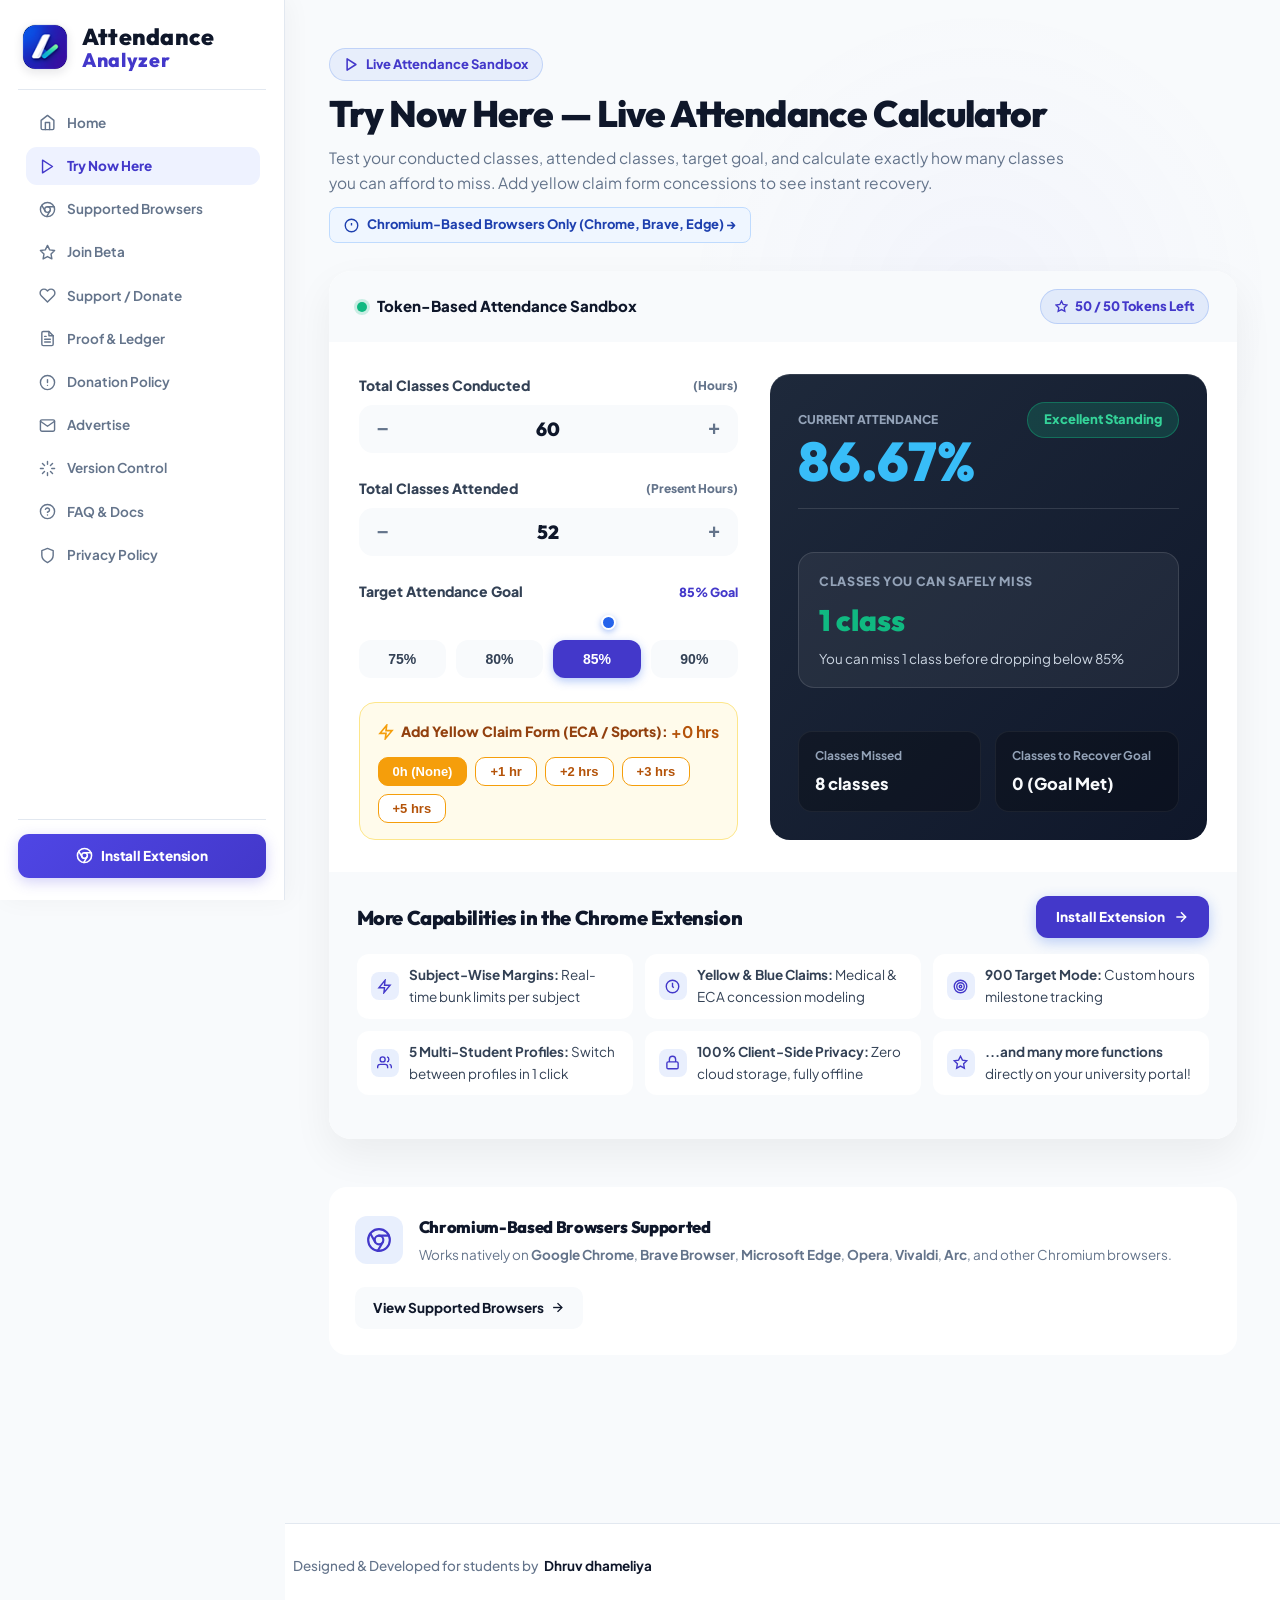
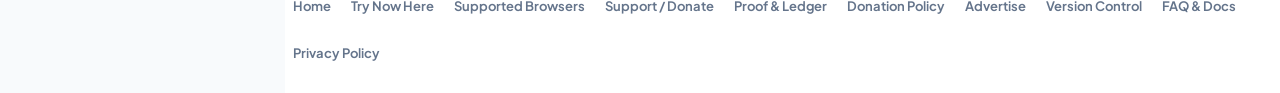
<file: sidepanel.html>
<!DOCTYPE html>
<html lang="en">
<head>
  <meta charset="UTF-8">
  <meta name="viewport" content="width=device-width, initial-scale=1.0, minimum-scale=0.5, maximum-scale=5.0, user-scalable=yes">
  <title>Try Now Here — Live Attendance Calculator &amp; Tools</title>
  <meta name="description" content="Test your conducted classes, attended classes, and calculate exactly how many classes you can safely miss. Add yellow claim form concessions and explore full Chrome extension tools.">
  <link rel="preconnect" href="https://fonts.googleapis.com">
  <link rel="preconnect" href="https://fonts.gstatic.com" crossorigin>
  <link href="https://fonts.googleapis.com/css2?family=Outfit:wght@600;700;800&family=Plus+Jakarta+Sans:wght@500;600;700;800&display=swap" rel="stylesheet">
  <link rel="stylesheet" href="styles.css?v=4.1.5">
  <link rel="icon" type="image/png" href="assets/icon48.png?v=4.1.5">
  <style>
    /* Header Section */
    .sp-header {
      display: flex;
      align-items: flex-start;
      justify-content: space-between;
      gap: 24px;
      margin-bottom: 28px;
      flex-wrap: wrap;
    }
    .sp-header-content {
      flex: 1;
      min-width: 290px;
    }
    .sp-badge {
      display: inline-flex;
      align-items: center;
      gap: 7px;
      padding: 5px 14px;
      border-radius: 999px;
      font-size: 13px;
      font-weight: 750;
      background: rgba(37, 99, 235, 0.08);
      color: var(--primary);
      border: 1px solid rgba(37, 99, 235, 0.2);
      margin-bottom: 12px;
    }
    .sp-title {
      font-family: 'Outfit', sans-serif;
      font-size: 2.3rem;
      font-weight: 850;
      color: var(--text-main);
      letter-spacing: -0.025em;
      line-height: 1.15;
      margin: 0 0 10px 0;
    }
    .sp-subtitle {
      font-size: 15.5px;
      color: var(--text-muted);
      line-height: 1.6;
      max-width: 740px;
      margin: 0;
    }

    /* Top Chromium Note */
    .sp-browser-note {
      display: inline-flex;
      align-items: center;
      gap: 8px;
      padding: 6px 14px;
      border-radius: 8px;
      background: #eff6ff;
      border: 1px solid #bfdbfe;
      color: #1e40af;
      font-size: 13px;
      font-weight: 750;
      margin-top: 12px;
      text-decoration: none;
      transition: all 0.15s ease;
    }
    .sp-browser-note:hover {
      background: #dbeafe;
      border-color: #93c5fd;
    }

    /* Main Calculator Container */
    .sp-calc-container {
      background: #ffffff;
      border: 1.5px solid var(--border-color);
      border-radius: 22px;
      box-shadow: 0 16px 40px rgba(0, 0, 0, 0.06);
      overflow: hidden;
      margin-bottom: 48px;
      position: relative;
    }
    .sp-calc-topbar {
      display: flex;
      align-items: center;
      justify-content: space-between;
      padding: 18px 28px;
      background: #f8fafc;
      border-bottom: 1.5px solid var(--border-color);
      flex-wrap: wrap;
      gap: 14px;
    }
    .sp-calc-badge-wrap {
      display: flex;
      align-items: center;
      gap: 10px;
    }
    .sp-calc-dot {
      width: 10px;
      height: 10px;
      border-radius: 50%;
      background: #10b981;
      box-shadow: 0 0 0 3px rgba(16, 185, 129, 0.2);
    }
    .sp-calc-topbar-title {
      font-size: 15px;
      font-weight: 800;
      color: #0f172a;
    }
    .sp-trial-badge {
      display: inline-flex;
      align-items: center;
      gap: 7px;
      padding: 6px 14px;
      border-radius: 999px;
      font-size: 13px;
      font-weight: 800;
      background: rgba(37, 99, 235, 0.1);
      color: var(--primary);
      border: 1px solid rgba(37, 99, 235, 0.2);
    }

    /* Calculator Form & Results Grid (Generous Padding & Uncluttered Spacing) */
    .sp-calc-body {
      padding: 32px 30px;
      display: grid;
      grid-template-columns: 1fr 1.15fr;
      gap: 32px;
      transition: filter 0.2s ease;
      overflow-y: auto;
      max-height: calc(100vh - 180px);
      scroll-behavior: smooth;
      scrollbar-width: thin;
      scrollbar-color: #cbd5e1 transparent;
    }
    /* Smooth 3px Ultra-Thin Scrollbar for Calculator Body */
    .sp-calc-body::-webkit-scrollbar {
      width: 3px;
    }
    .sp-calc-body::-webkit-scrollbar-track {
      background: transparent;
    }
    .sp-calc-body::-webkit-scrollbar-thumb {
      background: #cbd5e1;
      border-radius: 999px;
    }
    .sp-calc-body::-webkit-scrollbar-thumb:hover {
      background: #94a3b8;
    }
    .sp-calc-body::-webkit-scrollbar-button {
      display: none !important;
      width: 0 !important;
      height: 0 !important;
    }

    input[type="number"]::-webkit-inner-spin-button,
    input[type="number"]::-webkit-outer-spin-button {
      -webkit-appearance: none !important;
      margin: 0 !important;
    }
    input[type="number"] {
      -moz-appearance: textfield !important;
    }

    @media (max-width: 900px) {
      .sp-calc-body {
        grid-template-columns: 1fr;
        padding: 24px 20px;
        gap: 24px;
        max-height: none;
      }
    }

    /* Left Side: Inputs */
    .sp-calc-form {
      display: flex;
      flex-direction: column;
      gap: 24px;
    }
    .sp-input-group {
      display: flex;
      flex-direction: column;
      gap: 8px;
    }
    .sp-input-label {
      font-size: 14px;
      font-weight: 800;
      color: #334155;
      display: flex;
      align-items: center;
      justify-content: space-between;
    }
    .sp-input-stepper {
      display: flex;
      align-items: center;
      background: #f8fafc;
      border: 1.5px solid var(--border-color);
      border-radius: 14px;
      overflow: hidden;
      transition: all 0.15s ease;
      height: 48px;
    }
    .sp-input-stepper:focus-within {
      border-color: var(--primary);
      box-shadow: 0 0 0 3.5px rgba(37, 99, 235, 0.15);
      background: #ffffff;
    }
    .sp-step-btn {
      width: 48px;
      height: 48px;
      border: none;
      background: transparent;
      color: #64748b;
      font-size: 20px;
      font-weight: 800;
      cursor: pointer;
      display: flex;
      align-items: center;
      justify-content: center;
      transition: all 0.15s ease;
      user-select: none;
    }
    .sp-step-btn:hover {
      background: #e2e8f0;
      color: #0f172a;
    }
    .sp-num-input {
      flex: 1;
      height: 48px;
      border: none;
      background: transparent;
      text-align: center;
      font-family: 'Outfit', sans-serif;
      font-size: 19px;
      font-weight: 850;
      color: #0f172a;
      outline: none;
    }

    /* Target Goal Selector */
    .sp-goal-pills {
      display: grid;
      grid-template-columns: repeat(4, 1fr);
      gap: 10px;
    }
    .sp-goal-btn {
      padding: 11px 6px;
      border-radius: 12px;
      border: 1.5px solid var(--border-color);
      background: #f8fafc;
      font-size: 14px;
      font-weight: 800;
      color: #334155;
      cursor: pointer;
      text-align: center;
      transition: all 0.15s ease;
    }
    .sp-goal-btn:hover {
      background: #e2e8f0;
      border-color: #cbd5e1;
    }
    .sp-goal-btn.active {
      background: var(--primary);
      color: #ffffff;
      border-color: var(--primary);
      box-shadow: 0 3px 10px rgba(37, 99, 235, 0.35);
    }

    /* Yellow Claim Quick Add */
    .sp-yellow-box {
      background: #fffbeb;
      border: 1.5px solid #fde68a;
      border-radius: 16px;
      padding: 16px 18px;
    }
    .sp-yellow-header {
      display: flex;
      align-items: center;
      justify-content: space-between;
      margin-bottom: 12px;
    }
    .sp-yellow-title {
      font-size: 14px;
      font-weight: 800;
      color: #92400e;
      display: flex;
      align-items: center;
      gap: 7px;
    }
    .sp-yellow-btns {
      display: flex;
      align-items: center;
      gap: 8px;
      flex-wrap: wrap;
    }
    .sp-yellow-chip {
      padding: 6px 14px;
      border-radius: 10px;
      border: 1.5px solid #f59e0b;
      background: #ffffff;
      color: #b45309;
      font-size: 13px;
      font-weight: 800;
      cursor: pointer;
      transition: all 0.15s ease;
    }
    .sp-yellow-chip:hover, .sp-yellow-chip.active {
      background: #f59e0b;
      color: #ffffff;
    }

    /* Right Side: Results Display (Dark Card with High Contrast Colors) */
    .sp-calc-results {
      background: linear-gradient(135deg, #1e293b 0%, #0f172a 100%);
      border-radius: 20px;
      padding: 28px;
      color: #ffffff;
      display: flex;
      flex-direction: column;
      justify-content: space-between;
      gap: 22px;
      box-shadow: inset 0 1px 0 rgba(255, 255, 255, 0.1);
    }
    .sp-res-primary {
      display: flex;
      align-items: baseline;
      justify-content: space-between;
      border-bottom: 1px solid rgba(255, 255, 255, 0.12);
      padding-bottom: 20px;
      flex-wrap: wrap;
      gap: 12px;
    }
    .sp-res-pct-val {
      font-family: 'Outfit', sans-serif;
      font-size: 3.4rem;
      font-weight: 850;
      line-height: 1;
      color: #38bdf8 !important;
    }
    .sp-res-status-pill {
      padding: 6px 16px;
      border-radius: 999px;
      font-size: 13px;
      font-weight: 800;
      background: rgba(16, 185, 129, 0.2);
      color: #34d399 !important;
      border: 1px solid rgba(16, 185, 129, 0.4);
    }

    /* Miss / Safe Bunks Highlight */
    .sp-res-highlight {
      background: rgba(255, 255, 255, 0.06);
      border: 1.5px solid rgba(255, 255, 255, 0.12);
      border-radius: 16px;
      padding: 18px 20px;
    }
    .sp-highlight-title {
      font-size: 12.5px;
      font-weight: 800;
      color: #94a3b8 !important;
      text-transform: uppercase;
      letter-spacing: 0.05em;
      margin-bottom: 4px;
    }
    .sp-highlight-val {
      font-family: 'Outfit', sans-serif;
      font-size: 1.85rem;
      font-weight: 850;
      color: #10b981 !important;
      margin-bottom: 4px;
    }
    .sp-highlight-sub {
      font-size: 13.5px;
      color: #cbd5e1 !important;
      line-height: 1.5;
    }

    /* Metric Rows */
    .sp-res-metrics {
      display: grid;
      grid-template-columns: 1fr 1fr;
      gap: 14px;
    }
    .sp-metric-box {
      background: rgba(0, 0, 0, 0.25);
      border-radius: 14px;
      padding: 14px 16px;
      border: 1px solid rgba(255, 255, 255, 0.06);
    }
    .sp-metric-lbl {
      font-size: 12px;
      color: #94a3b8 !important;
      font-weight: 700;
      margin-bottom: 4px;
    }
    .sp-metric-val {
      font-size: 16.5px;
      font-weight: 850;
      color: #f8fafc !important;
    }

    /* 3-Day Lock Overlay (Pure High Contrast Fix - No Black-on-Black Camouflage) */
    .sp-lock-overlay {
      position: absolute;
      top: 0;
      left: 0;
      right: 0;
      bottom: 0;
      background: rgba(15, 23, 42, 0.96);
      backdrop-filter: blur(12px);
      display: none;
      flex-direction: column;
      align-items: center;
      justify-content: center;
      padding: 36px 24px;
      text-align: center;
      color: #ffffff !important;
      z-index: 30;
      border-radius: 20px;
    }
    .sp-lock-icon {
      width: 58px;
      height: 58px;
      border-radius: 16px;
      background: rgba(37, 99, 235, 0.25);
      border: 1px solid rgba(96, 165, 250, 0.4);
      color: #60a5fa !important;
      display: flex;
      align-items: center;
      justify-content: center;
      margin-bottom: 16px;
      box-shadow: 0 0 24px rgba(37, 99, 235, 0.3);
    }
    /* Explicitly override any global h2 dark color */
    .sp-lock-overlay h2,
    .sp-lock-title {
      font-family: 'Outfit', sans-serif !important;
      font-size: 1.85rem !important;
      font-weight: 850 !important;
      color: #ffffff !important;
      margin: 0 0 10px 0 !important;
      letter-spacing: -0.02em;
      line-height: 1.25;
      text-shadow: 0 2px 10px rgba(0, 0, 0, 0.6);
    }
    .sp-lock-overlay p,
    .sp-lock-desc {
      font-size: 14.5px !important;
      color: #cbd5e1 !important;
      max-width: 520px;
      line-height: 1.6;
      margin: 0 0 20px 0 !important;
    }

    /* Live 3-Day Countdown Pill (Compact & Subtle) */
    .sp-countdown-card {
      background: rgba(30, 41, 59, 0.85);
      border: 1px solid rgba(56, 189, 248, 0.35);
      border-radius: 100px;
      padding: 7px 20px;
      margin-bottom: 24px;
      box-shadow: 0 4px 14px rgba(0, 0, 0, 0.25);
      display: inline-flex;
      align-items: center;
      justify-content: center;
      gap: 8px;
    }
    .sp-countdown-label {
      font-size: 12px !important;
      font-weight: 750;
      color: #94a3b8 !important;
      text-transform: none;
      letter-spacing: 0;
    }
    .sp-countdown-timer {
      font-family: 'Outfit', sans-serif;
      font-size: 1.15rem;
      font-weight: 850;
      color: #38bdf8 !important;
      letter-spacing: 0.02em;
    }

    .sp-lock-actions {
      display: flex;
      align-items: center;
      justify-content: center;
      width: 100%;
    }

    /* Large Prominent Download Extension Button */
    .sp-btn-install-big {
      display: inline-flex;
      align-items: center;
      justify-content: center;
      gap: 12px;
      padding: 16px 36px;
      background: linear-gradient(135deg, #2563eb 0%, #1d4ed8 100%);
      color: #ffffff !important;
      font-size: 16.5px;
      font-weight: 850;
      border-radius: 14px;
      text-decoration: none;
      box-shadow: 0 8px 28px rgba(37, 99, 235, 0.45);
      transition: all 0.22s cubic-bezier(0.16, 1, 0.3, 1);
      width: 100%;
      max-width: 440px;
      letter-spacing: -0.2px;
    }
    .sp-btn-install-big:hover {
      background: linear-gradient(135deg, #1d4ed8 0%, #1e40af 100%);
      transform: translateY(-2px);
      box-shadow: 0 12px 36px rgba(37, 99, 235, 0.55);
      color: #ffffff !important;
    }
    .sp-btn-install-big svg {
      width: 22px;
      height: 22px;
      flex-shrink: 0;
    }

    /* 20-Token Download Suggestion Modal */
    .sp-popup-modal-overlay {
      position: fixed;
      top: 0;
      left: 0;
      right: 0;
      bottom: 0;
      background: rgba(15, 23, 42, 0.82);
      backdrop-filter: blur(8px);
      display: flex;
      align-items: center;
      justify-content: center;
      z-index: 9999;
      padding: 20px;
    }
    .sp-popup-card {
      background: #ffffff !important;
      border-radius: 22px;
      padding: 36px 32px;
      max-width: 500px;
      width: 100%;
      text-align: center;
      box-shadow: 0 24px 60px rgba(0, 0, 0, 0.35);
      border: 1.5px solid var(--border-color);
      color: #0f172a !important;
      animation: popScale 0.25s cubic-bezier(0.16, 1, 0.3, 1);
    }
    @keyframes popScale {
      from { transform: scale(0.92); opacity: 0; }
      to { transform: scale(1); opacity: 1; }
    }
    .sp-popup-badge {
      display: inline-flex;
      align-items: center;
      gap: 6px;
      padding: 5px 14px;
      border-radius: 999px;
      background: rgba(239, 68, 68, 0.1);
      color: #dc2626 !important;
      font-size: 12.5px;
      font-weight: 800;
      border: 1px solid rgba(239, 68, 68, 0.2);
      margin-bottom: 14px;
    }
    .sp-popup-title {
      font-family: 'Outfit', sans-serif !important;
      font-size: 1.7rem !important;
      font-weight: 850 !important;
      color: #0f172a !important;
      margin: 0 0 10px 0 !important;
      line-height: 1.25;
    }
    .sp-popup-desc {
      font-size: 14.5px !important;
      color: #475569 !important;
      line-height: 1.6;
      margin: 0 0 24px 0 !important;
    }
    .sp-popup-actions {
      display: flex;
      flex-direction: column;
      gap: 10px;
    }
    .sp-btn-close-modal {
      background: #f1f5f9;
      border: 1px solid #e2e8f0;
      color: #475569 !important;
      font-size: 13.5px;
      font-weight: 750;
      cursor: pointer;
      padding: 11px 16px;
      border-radius: 10px;
      transition: all 0.15s ease;
    }
    .sp-btn-close-modal:hover {
      color: #0f172a !important;
      background: #e2e8f0;
    }

    /* Feature Teaser Footer Banner */
    .sp-teaser-banner {
      background: #f8fafc;
      border-top: 1.5px solid var(--border-color);
      padding: 24px 28px;
    }
    .sp-teaser-header {
      display: flex;
      align-items: center;
      justify-content: space-between;
      margin-bottom: 16px;
      flex-wrap: wrap;
      gap: 12px;
    }
    .sp-teaser-title {
      font-family: 'Outfit', sans-serif;
      font-size: 1.25rem;
      font-weight: 850;
      color: #0f172a;
      margin: 0;
    }
    .sp-features-pills-grid {
      display: grid;
      grid-template-columns: repeat(auto-fit, minmax(260px, 1fr));
      gap: 12px;
      margin-bottom: 20px;
    }
    .sp-feat-pill {
      display: flex;
      align-items: center;
      gap: 10px;
      background: #ffffff;
      border: 1.5px solid var(--border-color);
      border-radius: 12px;
      padding: 10px 14px;
      font-size: 13.5px;
      color: #334155;
    }
    .sp-feat-pill-icon {
      width: 28px;
      height: 28px;
      border-radius: 8px;
      background: rgba(37, 99, 235, 0.1);
      color: var(--primary);
      display: flex;
      align-items: center;
      justify-content: center;
      flex-shrink: 0;
    }

    /* Core Action Buttons */
    .sp-btn-install-full {
      display: inline-flex;
      align-items: center;
      justify-content: center;
      gap: 8px;
      padding: 13px 28px;
      background: var(--primary);
      color: #ffffff !important;
      font-size: 15px;
      font-weight: 800;
      border-radius: 12px;
      text-decoration: none;
      box-shadow: 0 4px 14px rgba(37, 99, 235, 0.3);
      transition: all 0.2s ease;
    }
    .sp-btn-install-full:hover {
      background: #1d4ed8;
      transform: translateY(-2px);
      box-shadow: 0 8px 22px rgba(37, 99, 235, 0.4);
      color: #ffffff !important;
    }

    /* Browser Compatibility Card */
    .sp-compat-box {
      background: #ffffff;
      border: 1.5px solid var(--border-color);
      border-radius: 18px;
      padding: 26px;
      margin-bottom: 48px;
      display: flex;
      align-items: center;
      justify-content: space-between;
      flex-wrap: wrap;
      gap: 20px;
    }
    .sp-compat-left {
      display: flex;
      align-items: center;
      gap: 16px;
    }
    .sp-compat-icon {
      width: 48px;
      height: 48px;
      border-radius: 12px;
      background: rgba(37, 99, 235, 0.1);
      color: var(--primary);
      display: flex;
      align-items: center;
      justify-content: center;
      flex-shrink: 0;
    }
    .sp-compat-title {
      font-size: 16.5px;
      font-weight: 850;
      color: #0f172a;
      margin: 0 0 4px 0;
    }
    .sp-compat-desc {
      font-size: 13.5px;
      color: #64748b;
      margin: 0;
    }
  </style>
</head>
<body>

  <!-- Modular Navigation dynamically injected via navigation.js -->
  <header class="mobile-topbar"></header>
  <aside class="sidebar" id="sidebar"></aside>
  <script src="navigation.js?v=4.1.5"></script>

  <!-- Main Content Wrapper -->
  <div class="main-wrapper">
    <main class="content-container">

      <!-- Page Header -->
      <section class="sp-header">
        <div class="sp-header-content">
          <div class="sp-badge">
            <svg width="15" height="15" viewBox="0 0 24 24" fill="none" stroke="currentColor" stroke-width="2.5" stroke-linecap="round" stroke-linejoin="round">
              <polygon points="5 3 19 12 5 21 5 3"></polygon>
            </svg>
            <span>Live Attendance Sandbox</span>
          </div>
          <h1 class="sp-title">Try Now Here — Live Attendance Calculator</h1>
          <p class="sp-subtitle">
            Test your conducted classes, attended classes, target goal, and calculate exactly how many classes you can afford to miss. Add yellow claim form concessions to see instant recovery.
          </p>
          <a href="browsers.html" class="sp-browser-note">
            <svg width="15" height="15" viewBox="0 0 24 24" fill="none" stroke="currentColor" stroke-width="2.2">
              <circle cx="12" cy="12" r="10"></circle>
              <line x1="12" y1="8" x2="12" y2="12"></line>
              <line x1="12" y1="16" x2="12.01" y2="16"></line>
            </svg>
            <span>Chromium-Based Browsers Only (Chrome, Brave, Edge) &rarr;</span>
          </a>
        </div>
      </section>

      <!-- Live Attendance Calculator Sandbox -->
      <section class="sp-calc-container" id="trial-calculator">
        <div class="sp-calc-topbar">
          <div class="sp-calc-badge-wrap">
            <div class="sp-calc-dot" id="calc-status-dot"></div>
            <span class="sp-calc-topbar-title">Token-Based Attendance Sandbox</span>
          </div>
          <div>
            <span class="sp-trial-badge" id="trial-count-badge">
              <svg width="13" height="13" viewBox="0 0 24 24" fill="none" stroke="currentColor" stroke-width="2.5"><polygon points="12 2 15.09 8.26 22 9.27 17 14.14 18.18 21.02 12 17.77 5.82 21.02 7 14.14 2 9.27 8.91 8.26 12 2"/></svg>
              <span id="trial-count-text">50 Tokens Left</span>
            </span>
          </div>
        </div>

        <div class="sp-calc-body" id="calc-interactive-body">
          
          <!-- Left: User Inputs -->
          <div class="sp-calc-form">
            
            <!-- Total Classes Conducted -->
            <div class="sp-input-group">
              <label class="sp-input-label">
                <span>Total Classes Conducted</span>
                <span style="font-size: 12px; color: #64748b;">(Hours)</span>
              </label>
              <div class="sp-input-stepper">
                <button class="sp-step-btn" id="btn-dec-conducted">&minus;</button>
                <input type="number" class="sp-num-input" id="inp-conducted" value="60" min="1" max="500">
                <button class="sp-step-btn" id="btn-inc-conducted">&plus;</button>
              </div>
            </div>

            <!-- Total Classes Attended -->
            <div class="sp-input-group">
              <label class="sp-input-label">
                <span>Total Classes Attended</span>
                <span style="font-size: 12px; color: #64748b;">(Present Hours)</span>
              </label>
              <div class="sp-input-stepper">
                <button class="sp-step-btn" id="btn-dec-attended">&minus;</button>
                <input type="number" class="sp-num-input" id="inp-attended" value="52" min="0" max="500">
                <button class="sp-step-btn" id="btn-inc-attended">&plus;</button>
              </div>
            </div>

            <!-- Target Goal Selection -->
            <div class="sp-input-group">
              <label class="sp-input-label">
                <span>Target Attendance Goal</span>
                <span style="font-size: 12.5px; font-weight: 800; color: var(--primary);" id="goal-val-display">85% Goal</span>
              </label>
              <input type="range" class="custom-slider" id="inp-goal-slider" min="65" max="95" step="1" value="85" aria-label="Target percentage slider">
              <div class="sp-goal-pills" id="goal-pills">
                <button class="sp-goal-btn" data-goal="75">75%</button>
                <button class="sp-goal-btn" data-goal="80">80%</button>
                <button class="sp-goal-btn active" data-goal="85">85%</button>
                <button class="sp-goal-btn" data-goal="90">90%</button>
              </div>
            </div>

            <!-- Add Yellow Form Concession Quick Test -->
            <div class="sp-yellow-box">
              <div class="sp-yellow-header">
                <div class="sp-yellow-title">
                  <svg width="16" height="16" viewBox="0 0 24 24" fill="none" stroke="#f59e0b" stroke-width="2.5"><polygon points="13 2 3 14 12 14 11 22 21 10 12 10 13 2"></polygon></svg>
                  <span>Add Yellow Claim Form (ECA / Sports):</span>
                </div>
                <strong style="color: #b45309;" id="yellow-val-text">+0 hrs</strong>
              </div>
              <div class="sp-yellow-btns" id="yellow-chips">
                <button class="sp-yellow-chip active" data-yellow="0">0h (None)</button>
                <button class="sp-yellow-chip" data-yellow="1">+1 hr</button>
                <button class="sp-yellow-chip" data-yellow="2">+2 hrs</button>
                <button class="sp-yellow-chip" data-yellow="3">+3 hrs</button>
                <button class="sp-yellow-chip" data-yellow="5">+5 hrs</button>
              </div>
            </div>

          </div>

          <!-- Right: Calculated Results -->
          <div class="sp-calc-results">
            
            <div class="sp-res-primary">
              <div>
                <div style="font-size: 12px; color: #94a3b8 !important; font-weight: 800; text-transform: uppercase; margin-bottom: 4px;">
                  Current Attendance
                </div>
                <div class="sp-res-pct-val" id="res-pct">86.67%</div>
              </div>
              <span class="sp-res-status-pill" id="res-status-pill">Excellent Standing</span>
            </div>

            <!-- Safe Bunks / How many classes you can miss -->
            <div class="sp-res-highlight">
              <div class="sp-highlight-title">Classes You Can Safely Miss</div>
              <div class="sp-highlight-val" id="res-safe-bunks">1 class</div>
              <div class="sp-highlight-sub" id="res-safe-desc">You can miss 1 class before dropping below 85%</div>
            </div>

            <!-- Detailed Metrics -->
            <div class="sp-res-metrics">
              <div class="sp-metric-box">
                <div class="sp-metric-lbl">Classes Missed</div>
                <div class="sp-metric-val" id="res-missed">8 classes</div>
              </div>
              <div class="sp-metric-box">
                <div class="sp-metric-lbl">Classes to Recover Goal</div>
                <div class="sp-metric-val" id="res-recovery" style="color: #38bdf8 !important;">0 (Goal Met)</div>
              </div>
            </div>

          </div>

        </div>

        <!-- 3-Day Lock Overlay (High Contrast & Crystal Clear) -->
        <div class="sp-lock-overlay" id="calc-lock-overlay">
          <div class="sp-lock-icon">
            <svg width="28" height="28" viewBox="0 0 24 24" fill="none" stroke="currentColor" stroke-width="2.2" stroke-linecap="round" stroke-linejoin="round">
              <rect x="3" y="11" width="18" height="11" rx="2" ry="2"></rect>
              <path d="M7 11V7a5 5 0 0 1 10 0v4"></path>
            </svg>
          </div>
          <h2 class="sp-lock-title">Token Limit Reached · 3-Day Cooldown Active</h2>
          <p class="sp-lock-desc">
            You’ve used all 50 free sandbox tokens. To prevent server overload, web simulation unlocks every 3 days. Install our free Chrome extension for <strong>unlimited calculations 24/7</strong> directly on your student portal.
          </p>

          <div class="sp-countdown-card">
            <span class="sp-countdown-label">Recharging in:</span>
            <span class="sp-countdown-timer" id="lock-countdown">3d 00h 00m 00s</span>
          </div>

          <div class="sp-lock-actions">
            <a href="https://chromewebstore.google.com/detail/gbepkebfijgoafbkbcbjmmjipnhoaifd?utm_source=item-share-cb" target="_blank" rel="noopener" class="sp-btn-install-big">
              <svg viewBox="0 0 24 24" fill="none" stroke="currentColor" stroke-width="2.2">
                <circle cx="12" cy="12" r="10"></circle>
                <circle cx="12" cy="12" r="4"></circle>
                <line x1="21.17" y1="8" x2="12" y2="8"></line>
                <line x1="3.95" y1="6.06" x2="8.54" y2="14"></line>
                <line x1="10.88" y1="21.94" x2="15.46" y2="14"></line>
              </svg>
              <span>Add Extension to Chrome / Brave (Free)</span>
            </a>
          </div>
        </div>

        <!-- Teaser Bottom Banner -->
        <div class="sp-teaser-banner">
          <div class="sp-teaser-header">
            <h2 class="sp-teaser-title">More Capabilities in the Chrome Extension</h2>
            <a href="https://chromewebstore.google.com/detail/gbepkebfijgoafbkbcbjmmjipnhoaifd?utm_source=item-share-cb" target="_blank" rel="noopener" class="sp-btn-install-full" style="padding: 10px 20px; font-size: 13.5px;">
              <span>Install Extension</span>
              <svg width="16" height="16" viewBox="0 0 24 24" fill="none" stroke="currentColor" stroke-width="2.2"><line x1="5" y1="12" x2="19" y2="12"></line><polyline points="12 5 19 12 12 19"></polyline></svg>
            </a>
          </div>

          <div class="sp-features-pills-grid">
            <div class="sp-feat-pill">
              <div class="sp-feat-pill-icon">
                <svg width="15" height="15" viewBox="0 0 24 24" fill="none" stroke="currentColor" stroke-width="2.2"><polygon points="13 2 3 14 12 14 11 22 21 10 12 10 13 2"></polygon></svg>
              </div>
              <span><strong>Subject-Wise Margins:</strong> Real-time bunk limits per subject</span>
            </div>
            <div class="sp-feat-pill">
              <div class="sp-feat-pill-icon">
                <svg width="15" height="15" viewBox="0 0 24 24" fill="none" stroke="currentColor" stroke-width="2.2"><circle cx="12" cy="12" r="10"></circle><polyline points="12 6 12 12 14 14"></polyline></svg>
              </div>
              <span><strong>Yellow &amp; Blue Claims:</strong> Medical &amp; ECA concession modeling</span>
            </div>
            <div class="sp-feat-pill">
              <div class="sp-feat-pill-icon">
                <svg width="15" height="15" viewBox="0 0 24 24" fill="none" stroke="currentColor" stroke-width="2.2"><circle cx="12" cy="12" r="10"></circle><circle cx="12" cy="12" r="6"></circle><circle cx="12" cy="12" r="2"></circle></svg>
              </div>
              <span><strong>900 Target Mode:</strong> Custom hours milestone tracking</span>
            </div>
            <div class="sp-feat-pill">
              <div class="sp-feat-pill-icon">
                <svg width="15" height="15" viewBox="0 0 24 24" fill="none" stroke="currentColor" stroke-width="2.2"><path d="M17 21v-2a4 4 0 0 0-4-4H5a4 4 0 0 0-4 4v2"></path><circle cx="9" cy="7" r="4"></circle><path d="M23 21v-2a4 4 0 0 0-3-3.87"></path><path d="M16 3.13a4 4 0 0 1 0 7.75"></path></svg>
              </div>
              <span><strong>5 Multi-Student Profiles:</strong> Switch between profiles in 1 click</span>
            </div>
            <div class="sp-feat-pill">
              <div class="sp-feat-pill-icon">
                <svg width="15" height="15" viewBox="0 0 24 24" fill="none" stroke="currentColor" stroke-width="2.2"><rect x="3" y="11" width="18" height="11" rx="2" ry="2"></rect><path d="M7 11V7a5 5 0 0 1 10 0v4"></path></svg>
              </div>
              <span><strong>100% Client-Side Privacy:</strong> Zero cloud storage, fully offline</span>
            </div>
            <div class="sp-feat-pill">
              <div class="sp-feat-pill-icon">
                <svg width="15" height="15" viewBox="0 0 24 24" fill="none" stroke="currentColor" stroke-width="2.2"><polygon points="12 2 15.09 8.26 22 9.27 17 14.14 18.18 21.02 12 17.77 5.82 21.02 7 14.14 2 9.27 8.91 8.26 12 2"></polygon></svg>
              </div>
              <span><strong>...and many more functions</strong> directly on your university portal!</span>
            </div>
          </div>
        </div>

      </section>

      <!-- Supported Browsers Callout Banner -->
      <section class="sp-compat-box">
        <div class="sp-compat-left">
          <div class="sp-compat-icon">
            <svg width="26" height="26" viewBox="0 0 24 24" fill="none" stroke="currentColor" stroke-width="2" stroke-linecap="round" stroke-linejoin="round">
              <circle cx="12" cy="12" r="10"></circle>
              <circle cx="12" cy="12" r="4"></circle>
              <line x1="21.17" y1="8" x2="12" y2="8"></line>
              <line x1="3.95" y1="6.06" x2="8.54" y2="14"></line>
              <line x1="10.88" y1="21.94" x2="15.46" y2="14"></line>
            </svg>
          </div>
          <div>
            <h3 class="sp-compat-title">Chromium-Based Browsers Supported</h3>
            <p class="sp-compat-desc">
              Works natively on <strong>Google Chrome</strong>, <strong>Brave Browser</strong>, <strong>Microsoft Edge</strong>, <strong>Opera</strong>, <strong>Vivaldi</strong>, <strong>Arc</strong>, and other Chromium browsers.
            </p>
          </div>
        </div>
        <a href="browsers.html" style="padding: 10px 18px; border-radius: 10px; border: 1.5px solid var(--border-color); background: #f8fafc; color: var(--text-main); font-weight: 750; font-size: 13.5px; text-decoration: none; display: inline-flex; align-items: center; gap: 6px;">
          <span>View Supported Browsers</span>
          <svg width="15" height="15" viewBox="0 0 24 24" fill="none" stroke="currentColor" stroke-width="2.2"><line x1="5" y1="12" x2="19" y2="12"></line><polyline points="12 5 19 12 12 19"></polyline></svg>
        </a>
      </section>

    </main>
  </div>

  <!-- Install Reminder & Season Limit Modal (Triggers after each 20 uses, and locks at 100 uses) -->
  <div class="sp-popup-modal-overlay" id="popup-20-interactions" style="display: none;">
    <div class="sp-popup-card">
      <div class="sp-popup-badge" id="popup-badge-wrap">
        <svg width="14" height="14" viewBox="0 0 24 24" fill="none" stroke="currentColor" stroke-width="2.5"><circle cx="12" cy="12" r="10"></circle><line x1="12" y1="8" x2="12" y2="12"></line><line x1="12" y1="16" x2="12.01" y2="16"></line></svg>
        <span id="popup-badge-text">20 Sandbox Uses Completed</span>
      </div>
      <h3 class="sp-popup-title" id="popup-title-text">Unlock Direct University Portal Automation</h3>
      <p class="sp-popup-desc" id="popup-desc-text">
        Instead of manual entries, the free Chrome Extension gives you <strong>unlimited instant calculations</strong>, subject-level margins, and claim simulators directly in your student portal.
      </p>
      <div class="sp-popup-actions">
        <a href="https://chromewebstore.google.com/detail/gbepkebfijgoafbkbcbjmmjipnhoaifd?utm_source=item-share-cb" target="_blank" rel="noopener" class="sp-btn-install-full" style="width: 100%;">
          <svg width="18" height="18" viewBox="0 0 24 24" fill="none" stroke="currentColor" stroke-width="2.2">
            <circle cx="12" cy="12" r="10"></circle>
            <circle cx="12" cy="12" r="4"></circle>
            <line x1="21.17" y1="8" x2="12" y2="8"></line>
            <line x1="3.95" y1="6.06" x2="8.54" y2="14"></line>
            <line x1="10.88" y1="21.94" x2="15.46" y2="14"></line>
          </svg>
          <span>Get Extension for Chrome / Brave (Free)</span>
        </a>
        <button class="sp-btn-close-modal" id="btn-close-popup">
          <span id="btn-close-popup-text">Continue Using Sandbox &rarr;</span>
        </button>
      </div>
    </div>
  </div>

  <!-- Calculator Token & 3-Day Lock Engine Script -->
  <script>
    (function () {
      'use strict';

      // Safe keyboard and context menu inspection guard (mirrors integrity.js & popup)
      try {
        const handleContextMenu = function (e) {
          if (e.target && (e.target.tagName === 'INPUT' || e.target.tagName === 'TEXTAREA')) {
            return;
          }
          e.preventDefault();
          e.stopPropagation();
          if (typeof e.stopImmediatePropagation === 'function') e.stopImmediatePropagation();
          return false;
        };

        const handleKeyDown = function (e) {
          const key = (e.key || '').toUpperCase();
          const keyCode = e.keyCode || e.which;
          const isCtrlOrCmd = e.ctrlKey || e.metaKey;

          if (key === 'F12' || keyCode === 123) {
            e.preventDefault();
            e.stopPropagation();
            if (typeof e.stopImmediatePropagation === 'function') e.stopImmediatePropagation();
            return false;
          }

          if (isCtrlOrCmd && e.shiftKey) {
            if (
              key === 'I' || keyCode === 73 ||
              key === 'J' || keyCode === 74 ||
              key === 'C' || keyCode === 67 ||
              key === 'K' || keyCode === 75 ||
              key === 'P' || keyCode === 80 ||
              key === 'E' || keyCode === 69 ||
              key === 'M' || keyCode === 77
            ) {
              e.preventDefault();
              e.stopPropagation();
              if (typeof e.stopImmediatePropagation === 'function') e.stopImmediatePropagation();
              return false;
            }
          }

          if (isCtrlOrCmd && !e.shiftKey && !e.altKey) {
            if (key === 'U' || keyCode === 85 || key === 'S' || keyCode === 83) {
              e.preventDefault();
              e.stopPropagation();
              if (typeof e.stopImmediatePropagation === 'function') e.stopImmediatePropagation();
              return false;
            }
          }
        };

        window.addEventListener('contextmenu', handleContextMenu, true);
        document.addEventListener('contextmenu', handleContextMenu, true);
        window.addEventListener('keydown', handleKeyDown, true);
        document.addEventListener('keydown', handleKeyDown, true);
      } catch (err) {}

      const MAX_TOKENS = 50; // 50 total tokens per session
      const REMIND_STEP = 25; // Remind to install at 25 uses
      const LOCK_DURATION_MS = 3 * 24 * 60 * 60 * 1000; // 3 days in milliseconds
      const STORAGE_KEY_TOKENS = 'caa_calc_tokens_used';
      const STORAGE_KEY_LOCK = 'caa_calc_lock_until';

      const inMemoryTokens = {};
      function safeStorageGet(key) {
        try {
          return localStorage.getItem(key);
        } catch (e) {
          return inMemoryTokens[key] || null;
        }
      }
      function safeStorageSet(key, value) {
        try {
          localStorage.setItem(key, String(value));
        } catch (e) {
          inMemoryTokens[key] = String(value);
        }
      }
      function safeStorageRemove(key) {
        try {
          localStorage.removeItem(key);
        } catch (e) {
          delete inMemoryTokens[key];
        }
      }

      const conductedInput = document.getElementById('inp-conducted');
      const attendedInput = document.getElementById('inp-attended');
      const goalBtns = document.querySelectorAll('#goal-pills .sp-goal-btn');
      const yellowChips = document.querySelectorAll('#yellow-chips .sp-yellow-chip');
      const yellowValText = document.getElementById('yellow-val-text');

      const pctDisplay = document.getElementById('res-pct');
      const statusPill = document.getElementById('res-status-pill');
      const safeBunksDisplay = document.getElementById('res-safe-bunks');
      const safeDescDisplay = document.getElementById('res-safe-desc');
      const missedDisplay = document.getElementById('res-missed');
      const recoveryDisplay = document.getElementById('res-recovery');

      const trialCountBadge = document.getElementById('trial-count-text');
      const lockOverlay = document.getElementById('calc-lock-overlay');
      const lockCountdown = document.getElementById('lock-countdown');
      const popupModal = document.getElementById('popup-20-interactions');
      const popupBadgeText = document.getElementById('popup-badge-text');
      const popupTitleText = document.getElementById('popup-title-text');
      const popupDescText = document.getElementById('popup-desc-text');
      const closePopupBtn = document.getElementById('btn-close-popup');
      const closePopupBtnText = document.getElementById('btn-close-popup-text');

      const btnDecCond = document.getElementById('btn-dec-conducted');
      const btnIncCond = document.getElementById('btn-inc-conducted');
      const btnDecAtt = document.getElementById('btn-dec-attended');
      const btnIncAtt = document.getElementById('btn-inc-attended');

      let currentGoal = 85;
      let currentYellow = 0;
      let countdownTimerInterval = null;

      function getTokensUsed() {
        return parseInt(safeStorageGet(STORAGE_KEY_TOKENS) || '0', 10);
      }

      function getLockUntil() {
        return parseInt(safeStorageGet(STORAGE_KEY_LOCK) || '0', 10);
      }

      function isLocked() {
        const lockUntil = getLockUntil();
        return lockUntil > Date.now();
      }

      function formatRemainingTime(ms) {
        if (ms <= 0) return '00h 00m 00s';
        const totalSeconds = Math.floor(ms / 1000);
        const days = Math.floor(totalSeconds / 86400);
        const hours = Math.floor((totalSeconds % 86400) / 3600);
        const minutes = Math.floor((totalSeconds % 3600) / 60);
        const seconds = totalSeconds % 60;

        const pad = (n) => String(n).padStart(2, '0');
        if (days > 0) {
          return `${days}d ${pad(hours)}h ${pad(minutes)}m ${pad(seconds)}s`;
        }
        return `${pad(hours)}h ${pad(minutes)}m ${pad(seconds)}s`;
      }

      function startCountdown() {
        if (countdownTimerInterval) clearInterval(countdownTimerInterval);
        
        function updateTimer() {
          const lockUntil = getLockUntil();
          const remainingMs = lockUntil - Date.now();
          if (remainingMs <= 0) {
            // Lock expired! Auto reset tokens for new season
            clearInterval(countdownTimerInterval);
            safeStorageRemove(STORAGE_KEY_TOKENS);
            safeStorageRemove(STORAGE_KEY_LOCK);
            updateUIState();
            return;
          }
          if (lockCountdown) {
            lockCountdown.textContent = formatRemainingTime(remainingMs);
          }
        }

        updateTimer();
        countdownTimerInterval = setInterval(updateTimer, 1000);
      }

      function showReminderModal(tokensUsed, isFinalLock) {
        if (!popupModal) return;
        const remaining = Math.max(0, MAX_TOKENS - tokensUsed);

        if (isFinalLock) {
          if (popupBadgeText) popupBadgeText.textContent = `All 50 Sandbox Tokens Used`;
          if (popupTitleText) popupTitleText.textContent = `Token Limit Reached (50 Uses)`;
          if (popupDescText) {
            popupDescText.innerHTML = `You have used all <strong>50 free sandbox tokens</strong>. To prevent server overload, web simulation unlocks every 3 days. Install our free Chrome Extension for <strong>unlimited calculations 24/7</strong> directly on your student portal.`;
          }
          if (closePopupBtnText) {
            closePopupBtnText.textContent = `Close & View 3-Day Cooldown Timer →`;
          }
        } else {
          if (popupBadgeText) popupBadgeText.textContent = `${tokensUsed} Sandbox Uses Completed (${remaining} Left)`;
          if (popupTitleText) popupTitleText.textContent = `Automate Your Attendance Portal`;
          if (popupDescText) {
            popupDescText.innerHTML = `You've run <strong>${tokensUsed} manual calculations</strong>! The free Chrome Extension calculates safe bunks, yellow claims, and subject margins automatically inside your university portal with 0 manual typing.`;
          }
          if (closePopupBtnText) {
            closePopupBtnText.textContent = `Continue Sandbox (${remaining} Tokens Left) →`;
          }
        }

        popupModal.style.display = 'flex';
      }

      function updateUIState() {
        const tokensUsed = getTokensUsed();
        const lockUntil = getLockUntil();
        const now = Date.now();

        if (lockUntil > now) {
          // Locked for 3 days
          if (trialCountBadge) trialCountBadge.textContent = '0 / 50 Tokens · Locked';
          if (lockOverlay) lockOverlay.style.display = 'flex';
          startCountdown();
          return;
        }

        // Not locked
        if (lockOverlay) lockOverlay.style.display = 'none';
        if (countdownTimerInterval) clearInterval(countdownTimerInterval);

        const remaining = Math.max(0, MAX_TOKENS - tokensUsed);
        if (trialCountBadge) {
          trialCountBadge.textContent = `${remaining} / 50 Tokens Left`;
        }

        if (remaining <= 0) {
          // Used all 50 tokens, initiate lock
          const newLock = now + LOCK_DURATION_MS;
          safeStorageSet(STORAGE_KEY_LOCK, String(newLock));
          showReminderModal(MAX_TOKENS, true);
          if (lockOverlay) lockOverlay.style.display = 'flex';
          startCountdown();
        }
      }

      function handleModalDismiss() {
        if (!popupModal) return;
        popupModal.style.display = 'none';
        const tokensUsed = getTokensUsed();
        if (tokensUsed >= MAX_TOKENS || isLocked()) {
          if (lockOverlay) lockOverlay.style.display = 'flex';
          startCountdown();
        }
      }

      if (closePopupBtn) {
        closePopupBtn.addEventListener('click', handleModalDismiss);
      }

      if (popupModal) {
        popupModal.addEventListener('click', (e) => {
          if (e.target === popupModal) {
            handleModalDismiss();
          }
        });
      }

      function calculate() {
        if (!conductedInput || !attendedInput) return;

        let conducted = parseInt(conductedInput.value, 10) || 0;
        let attended = parseInt(attendedInput.value, 10) || 0;

        if (conducted <= 0) conducted = 1;
        if (attended < 0) attended = 0;
        if (attended > conducted) attended = conducted;

        // Apply yellow claim hours to attended
        const effectiveAttended = attended + currentYellow;
        const pct = Math.min(100, Math.round((effectiveAttended / conducted) * 10000) / 100);

        if (pctDisplay) {
          pctDisplay.textContent = pct.toFixed(2) + '%';
          if (pct >= 85) pctDisplay.style.color = '#38bdf8';
          else if (pct >= 75) pctDisplay.style.color = '#fbbf24';
          else pctDisplay.style.color = '#f87171';
        }

        if (statusPill) {
          if (pct >= 85) {
            statusPill.textContent = 'Excellent Standing';
            statusPill.style.background = 'rgba(16, 185, 129, 0.2)';
            statusPill.style.color = '#34d399';
            statusPill.style.borderColor = 'rgba(16, 185, 129, 0.4)';
          } else if (pct >= 75) {
            statusPill.textContent = 'Safe Zone (75%-84%)';
            statusPill.style.background = 'rgba(245, 158, 11, 0.2)';
            statusPill.style.color = '#fbbf24';
            statusPill.style.borderColor = 'rgba(245, 158, 11, 0.4)';
          } else {
            statusPill.textContent = 'Critical Risk (<75%)';
            statusPill.style.background = 'rgba(239, 68, 68, 0.2)';
            statusPill.style.color = '#f87171';
            statusPill.style.borderColor = 'rgba(239, 68, 68, 0.4)';
          }
        }

        const missed = Math.max(0, conducted - effectiveAttended);
        if (missedDisplay) missedDisplay.textContent = `${missed} class${missed === 1 ? '' : 'es'}`;

        const targetFraction = currentGoal / 100;

        if (pct >= currentGoal) {
          // Safe bunks = floor((attended - targetFraction*conducted) / targetFraction)
          const safeLeaves = Math.floor((effectiveAttended - targetFraction * conducted) / targetFraction);
          if (safeBunksDisplay) {
            safeBunksDisplay.textContent = `${safeLeaves} class${safeLeaves === 1 ? '' : 'es'}`;
            safeBunksDisplay.style.color = '#10b981';
          }
          if (safeDescDisplay) {
            safeDescDisplay.textContent = `You can miss ${safeLeaves} class${safeLeaves === 1 ? '' : 'es'} before dropping below ${currentGoal}%`;
          }
          if (recoveryDisplay) {
            recoveryDisplay.textContent = '0 (Goal Met)';
            recoveryDisplay.style.color = '#38bdf8';
          }
        } else {
          // Deficit recovery = ceil((currentGoal*conducted - 100*attended) / (100 - currentGoal))
          const reqClasses = Math.ceil((currentGoal * conducted - 100 * effectiveAttended) / (100 - currentGoal));
          if (safeBunksDisplay) {
            safeBunksDisplay.textContent = '0 classes';
            safeBunksDisplay.style.color = '#ef4444';
          }
          if (safeDescDisplay) {
            safeDescDisplay.textContent = `Need ${reqClasses} consecutive class${reqClasses === 1 ? '' : 'es'} to recover ${currentGoal}%`;
          }
          if (recoveryDisplay) {
            recoveryDisplay.textContent = `Need ${reqClasses} classes`;
            recoveryDisplay.style.color = '#f87171';
          }
        }
      }

      function consumeToken() {
        if (isLocked()) {
          updateUIState();
          return false;
        }

        let tokensUsed = getTokensUsed();
        tokensUsed++;
        safeStorageSet(STORAGE_KEY_TOKENS, String(tokensUsed));

        if (tokensUsed >= MAX_TOKENS) {
          // Lock for 3 days and show final limit modal
          const lockUntil = Date.now() + LOCK_DURATION_MS;
          safeStorageSet(STORAGE_KEY_LOCK, String(lockUntil));
          showReminderModal(MAX_TOKENS, true);
          updateUIState();
          return false;
        }

        // Show install reminder modal at halfway mark (10 uses)
        if (tokensUsed % REMIND_STEP === 0 && tokensUsed < MAX_TOKENS) {
          showReminderModal(tokensUsed, false);
        }

        updateUIState();
        return true;
      }

      function handleAction() {
        if (!consumeToken()) return;
        calculate();
      }

      // Steppers
      if (btnDecCond) btnDecCond.addEventListener('click', () => {
        conductedInput.value = Math.max(1, (parseInt(conductedInput.value, 10) || 60) - 1);
        handleAction();
      });
      if (btnIncCond) btnIncCond.addEventListener('click', () => {
        conductedInput.value = (parseInt(conductedInput.value, 10) || 60) + 1;
        handleAction();
      });
      if (btnDecAtt) btnDecAtt.addEventListener('click', () => {
        attendedInput.value = Math.max(0, (parseInt(attendedInput.value, 10) || 52) - 1);
        handleAction();
      });
      if (btnIncAtt) btnIncAtt.addEventListener('click', () => {
        attendedInput.value = (parseInt(attendedInput.value, 10) || 52) + 1;
        handleAction();
      });

      if (conductedInput) conductedInput.addEventListener('input', handleAction);
      if (attendedInput) attendedInput.addEventListener('input', handleAction);

      // Goal Picker & Custom Slider
      const goalSlider = document.getElementById('inp-goal-slider');
      const goalValDisplay = document.getElementById('goal-val-display');

      if (goalSlider) {
        goalSlider.addEventListener('input', (e) => {
          const val = parseInt(e.target.value, 10) || 85;
          currentGoal = val;
          if (goalValDisplay) goalValDisplay.textContent = `${val}% Goal`;
          goalBtns.forEach(b => b.classList.toggle('active', parseInt(b.dataset.goal, 10) === val));
          handleAction();
        });
      }

      goalBtns.forEach(btn => {
        btn.addEventListener('click', () => {
          goalBtns.forEach(b => b.classList.remove('active'));
          btn.classList.add('active');
          currentGoal = parseInt(btn.dataset.goal, 10) || 85;
          if (goalSlider) goalSlider.value = currentGoal;
          if (goalValDisplay) goalValDisplay.textContent = `${currentGoal}% Goal`;
          handleAction();
        });
      });

      // Yellow Form Chips
      yellowChips.forEach(chip => {
        chip.addEventListener('click', () => {
          yellowChips.forEach(c => c.classList.remove('active'));
          chip.classList.add('active');
          currentYellow = parseInt(chip.dataset.yellow, 10) || 0;
          if (yellowValText) yellowValText.textContent = `+${currentYellow} hrs`;
          handleAction();
        });
      });

      // Initial load calculation & state
      updateUIState();
      calculate();
    })();
  </script>
</body>
</html>
</file>
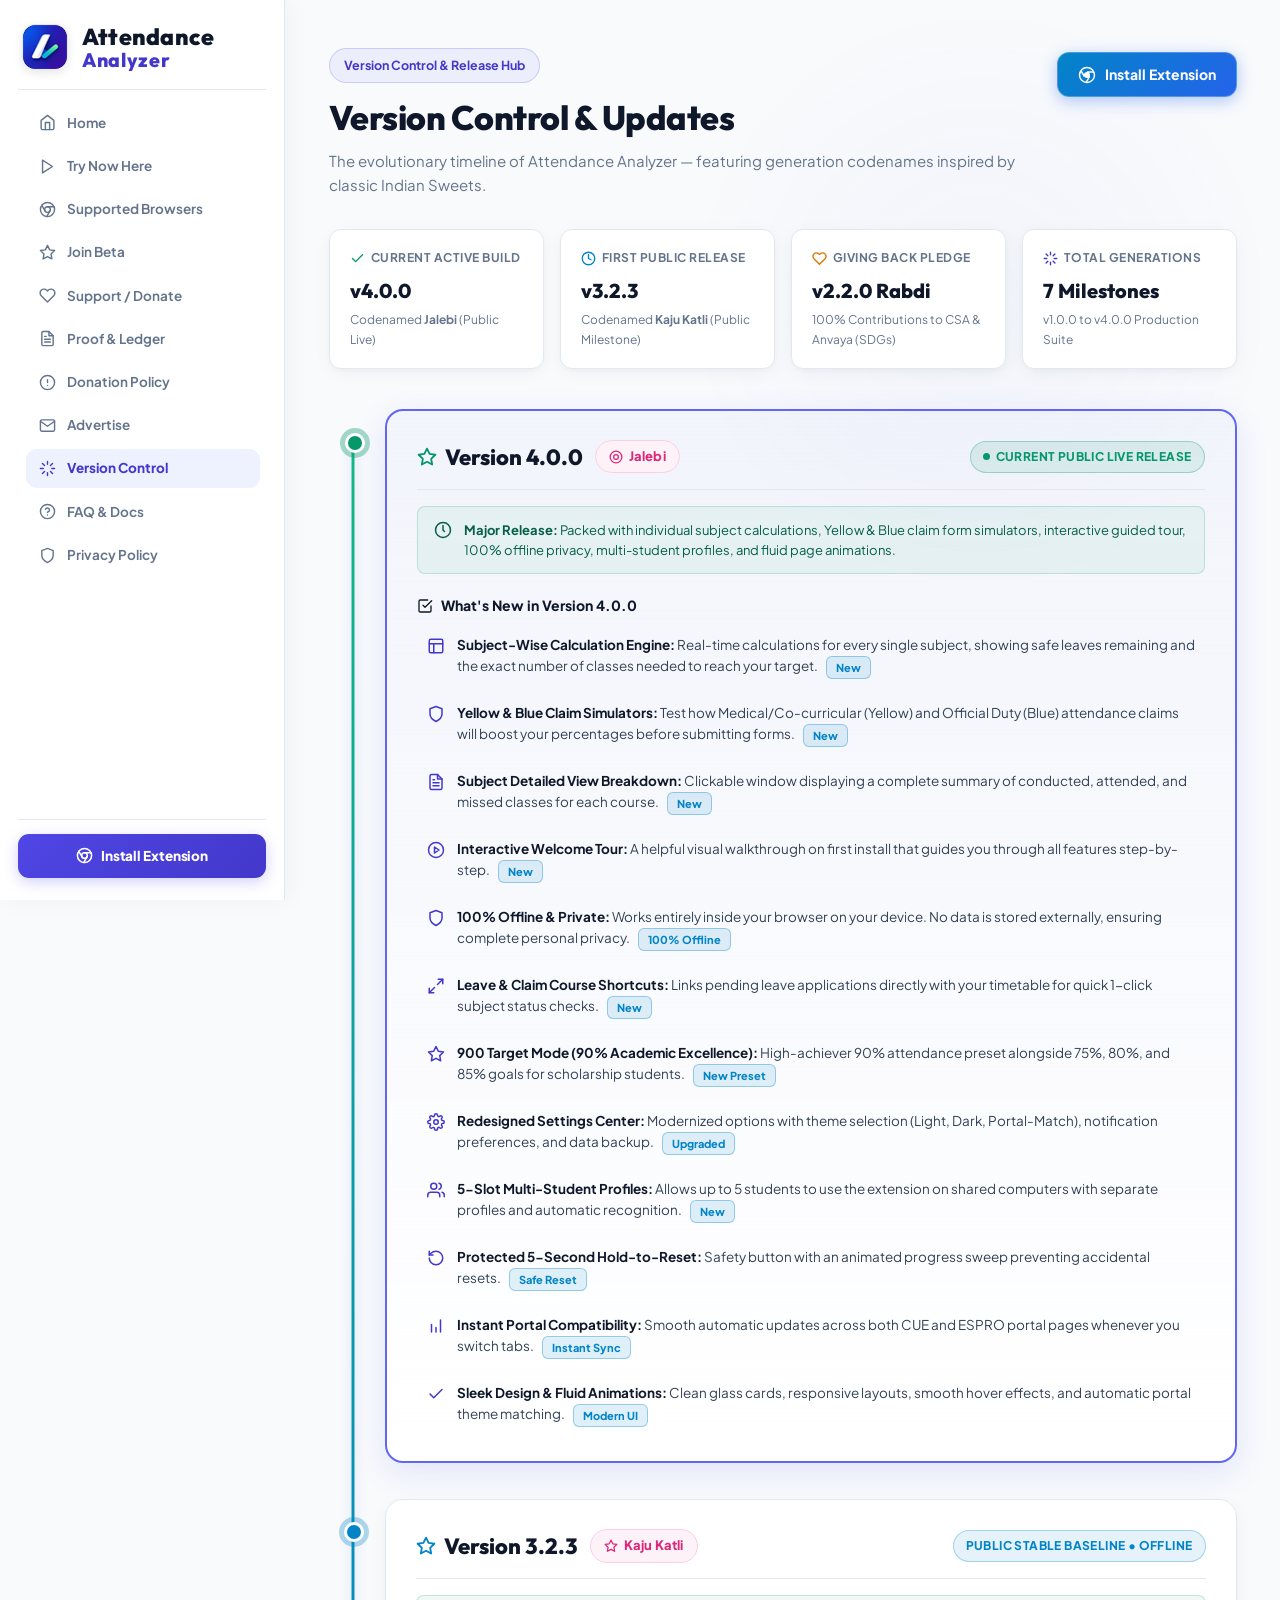
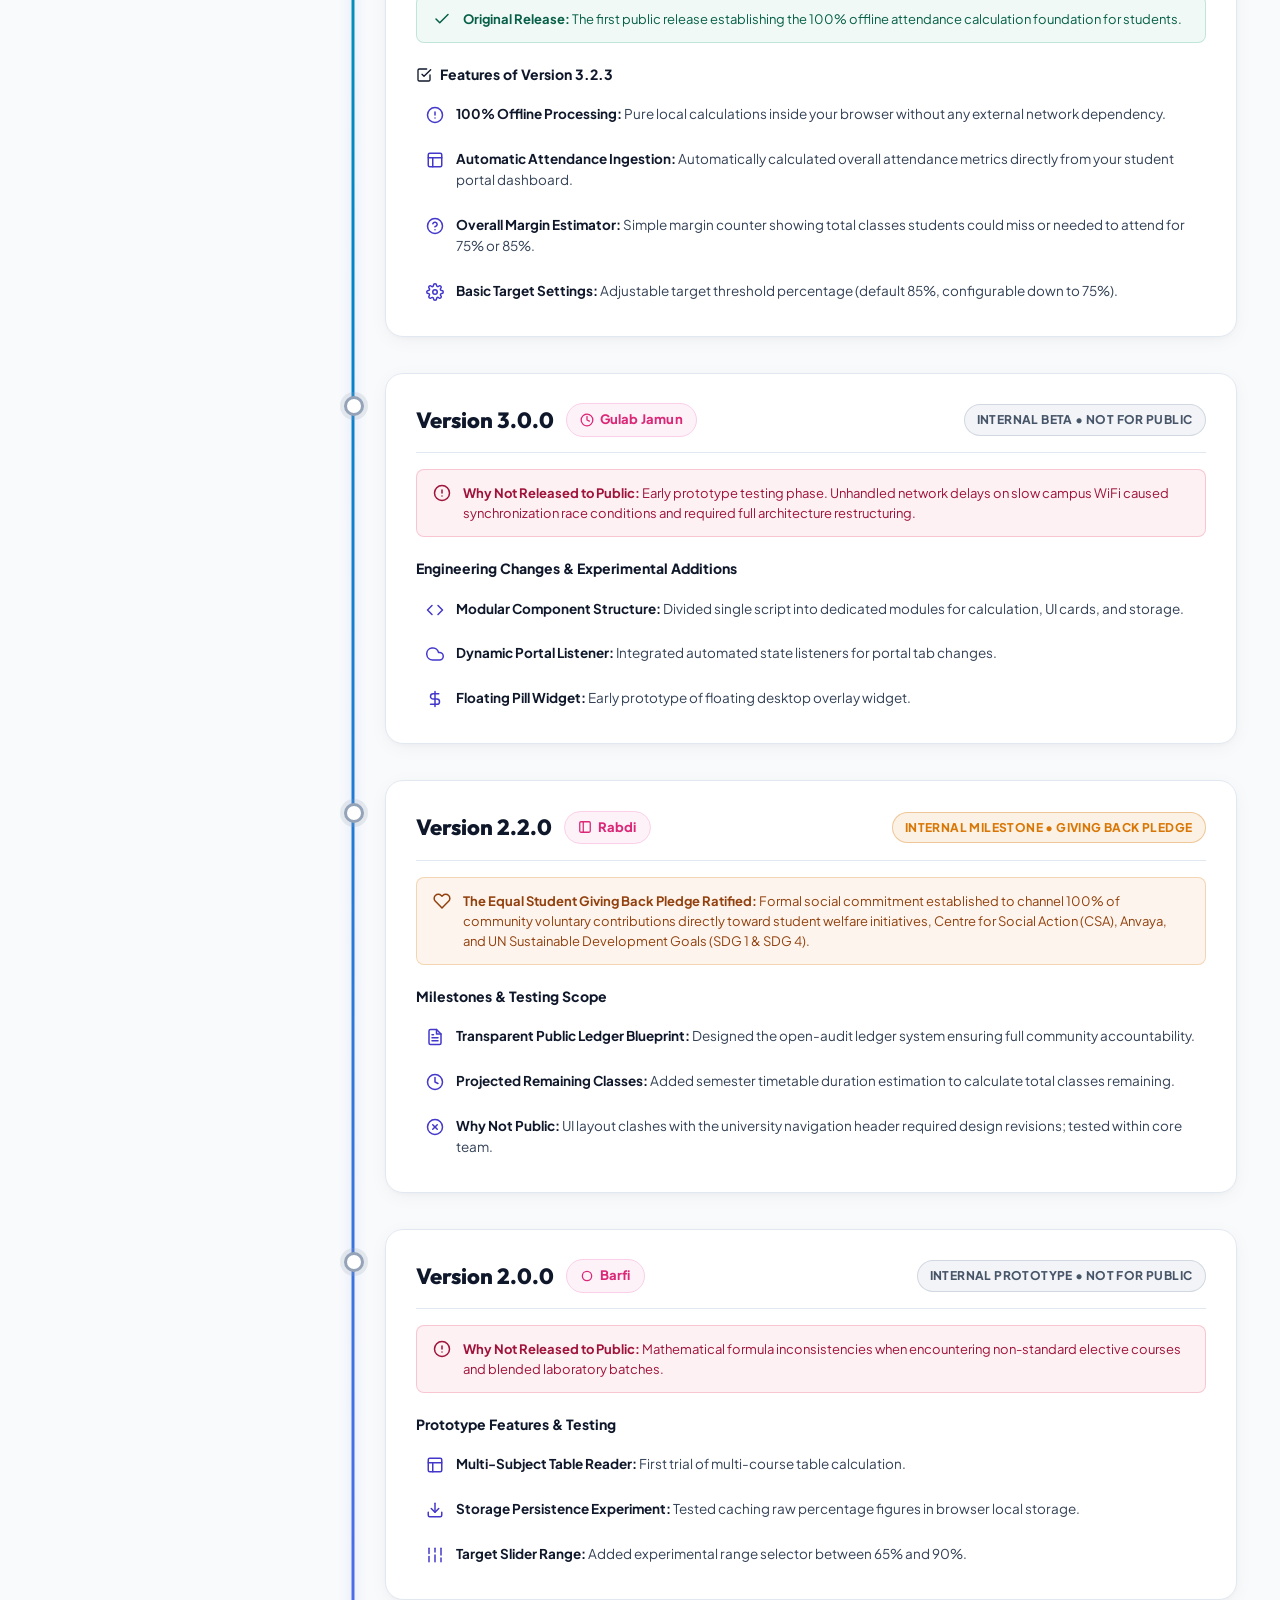
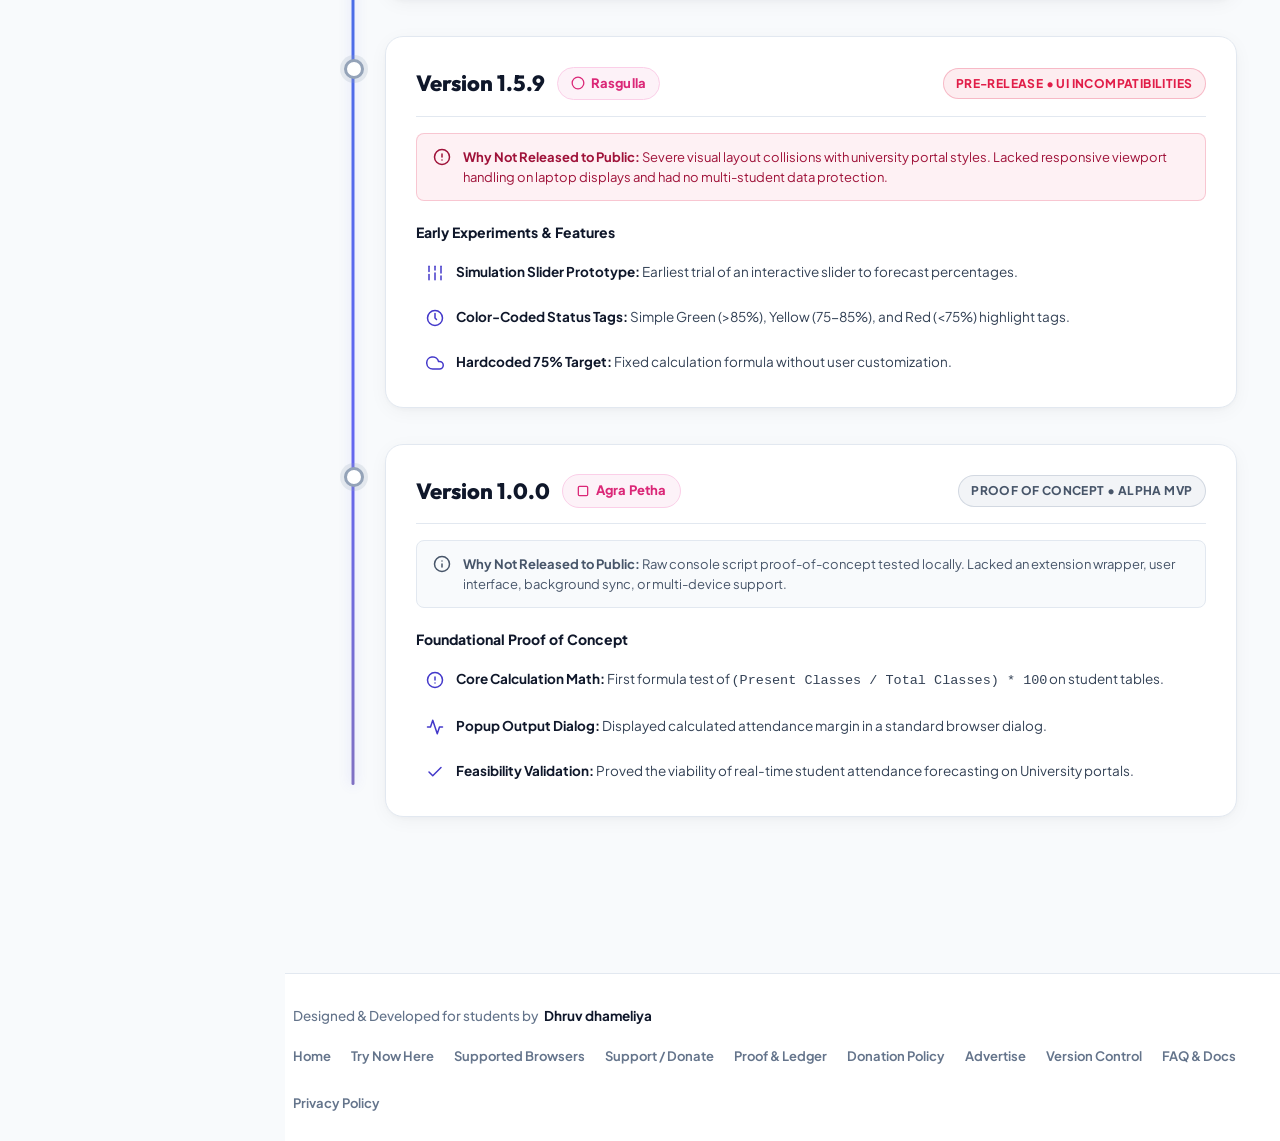
<file: updates.html>
<!DOCTYPE html>
<html lang="en">
<head>
  <meta charset="UTF-8">
  <meta name="viewport" content="width=device-width, initial-scale=1.0, minimum-scale=0.5, maximum-scale=5.0, user-scalable=yes">
  <title>Version Control & Updates — Attendance Analyzer</title>
  <meta name="description" content="Explore the version control history, changelog, and release timeline of Attendance Analyzer — codenamed after traditional Indian Sweets.">
  <link rel="preconnect" href="https://fonts.googleapis.com">
  <link rel="preconnect" href="https://fonts.gstatic.com" crossorigin>
  <link href="https://fonts.googleapis.com/css2?family=Outfit:wght@600;700;800&family=Plus+Jakarta+Sans:wght@500;600;700;800&display=swap" rel="stylesheet">
  <link rel="stylesheet" href="styles.css?v=4.1.5">
  <link rel="icon" type="image/png" href="assets/icon48.png?v=4.1.5">
  <style>
    /* Keyframe Animations */
    @keyframes vcFadeInDown {
      from { opacity: 0; transform: translateY(-20px); }
      to { opacity: 1; transform: translateY(0); }
    }
    @keyframes vcSlideUpFade {
      from { opacity: 0; transform: translateY(30px); }
      to { opacity: 1; transform: translateY(0); }
    }
    @keyframes vcPulseLive {
      0% { box-shadow: 0 0 0 0 rgba(5, 150, 105, 0.6); }
      70% { box-shadow: 0 0 0 10px rgba(5, 150, 105, 0); }
      100% { box-shadow: 0 0 0 0 rgba(5, 150, 105, 0); }
    }
    @keyframes vcPulseCyan {
      0% { box-shadow: 0 0 0 0 rgba(2, 132, 199, 0.5); }
      70% { box-shadow: 0 0 0 8px rgba(2, 132, 199, 0); }
      100% { box-shadow: 0 0 0 0 rgba(2, 132, 199, 0); }
    }
    @keyframes vcLineFlow {
      0% { background-position: 0% 0%; }
      50% { background-position: 0% 100%; }
      100% { background-position: 0% 0%; }
    }

    /* Page Header */
    .vc-header {
      display: flex;
      align-items: flex-start;
      justify-content: space-between;
      gap: 20px;
      margin-bottom: 32px;
      flex-wrap: wrap;
      animation: vcFadeInDown 0.6s cubic-bezier(0.16, 1, 0.3, 1) forwards;
    }
    .vc-header-content {
      flex: 1;
      min-width: 280px;
    }
    .vc-header-action {
      flex-shrink: 0;
      margin-top: 4px;
    }
    .vc-install-btn {
      display: inline-flex;
      align-items: center;
      gap: 9px;
      padding: 10px 20px;
      background: linear-gradient(135deg, #0284c7 0%, #2563eb 100%);
      color: #ffffff !important;
      font-family: 'Plus Jakarta Sans', sans-serif;
      font-size: 14px;
      font-weight: 750;
      border-radius: 12px;
      text-decoration: none;
      box-shadow: 0 4px 16px rgba(37, 99, 235, 0.35);
      border: 1px solid rgba(255, 255, 255, 0.25);
      transition: all 0.25s cubic-bezier(0.16, 1, 0.3, 1);
    }
    .vc-install-btn:hover {
      transform: translateY(-2px);
      box-shadow: 0 8px 24px rgba(37, 99, 235, 0.5);
      background: linear-gradient(135deg, #0369a1 0%, #1d4ed8 100%);
    }
    .vc-chrome-icon {
      flex-shrink: 0;
    }
    .vc-badge {
      display: inline-flex;
      align-items: center;
      gap: 8px;
      padding: 6px 14px;
      border-radius: 9999px;
      font-size: 12.5px;
      font-weight: 700;
      background: rgba(99, 102, 241, 0.08);
      border: 1px solid rgba(99, 102, 241, 0.25);
      color: var(--primary);
      margin-bottom: 14px;
      transition: transform 0.25s ease, box-shadow 0.25s ease;
    }
    .vc-badge:hover {
      transform: translateY(-1px);
      box-shadow: 0 4px 12px rgba(99, 102, 241, 0.15);
    }
    .vc-title {
      font-family: 'Outfit', sans-serif;
      font-size: 34px;
      font-weight: 800;
      color: var(--text-main);
      line-height: 1.25;
      margin-bottom: 10px;
      letter-spacing: -0.5px;
    }
    .vc-subtitle {
      font-size: 15px;
      color: var(--text-muted);
      line-height: 1.6;
      max-width: 780px;
    }

    /* Key Stats Grid */
    .vc-stats-grid {
      display: grid;
      grid-template-columns: repeat(auto-fit, minmax(200px, 1fr));
      gap: 16px;
      margin-bottom: 36px;
    }
    .vc-stat-card {
      background: var(--bg-card);
      border: 1px solid var(--border-card);
      border-radius: var(--radius-md);
      padding: 18px 20px;
      box-shadow: var(--shadow-card);
      transition: all 0.3s cubic-bezier(0.16, 1, 0.3, 1);
      animation: vcSlideUpFade 0.6s cubic-bezier(0.16, 1, 0.3, 1) backwards;
    }
    .vc-stat-card:nth-child(1) { animation-delay: 0.05s; }
    .vc-stat-card:nth-child(2) { animation-delay: 0.1s; }
    .vc-stat-card:nth-child(3) { animation-delay: 0.15s; }
    .vc-stat-card:nth-child(4) { animation-delay: 0.2s; }

    .vc-stat-card:hover {
      transform: translateY(-3px);
      box-shadow: 0 10px 25px -4px rgba(15, 23, 42, 0.08);
      border-color: var(--border-glow);
    }
    .vc-stat-label {
      font-size: 12px;
      font-weight: 700;
      text-transform: uppercase;
      letter-spacing: 0.5px;
      color: var(--text-muted);
      margin-bottom: 6px;
      display: flex;
      align-items: center;
      gap: 6px;
    }
    .vc-stat-val {
      font-family: 'Outfit', sans-serif;
      font-size: 20px;
      font-weight: 800;
      color: var(--text-main);
    }
    .vc-stat-sub {
      font-size: 12px;
      color: var(--text-muted);
      margin-top: 3px;
    }

    /* Vertical Timeline — Pixel-Perfect Center Alignment */
    .vc-timeline {
      position: relative;
      margin: 40px 0 20px;
      padding-left: 56px;
    }
    .vc-timeline::before {
      content: '';
      position: absolute;
      top: 32px;
      bottom: 32px;
      left: 24px;
      width: 3px;
      background: linear-gradient(180deg, #10b981 0%, #0284c7 20%, #6366f1 45%, #f59e0b 70%, #94a3b8 100%);
      background-size: 100% 200%;
      border-radius: 3px;
      transform: translateX(-50%);
      box-shadow: 0 0 12px rgba(99, 102, 241, 0.25);
      animation: vcLineFlow 10s ease infinite;
    }

    .vc-card {
      position: relative;
      background: var(--bg-card);
      border: 1px solid var(--border-card);
      border-radius: var(--radius-lg);
      padding: 28px 30px;
      margin-bottom: 36px;
      box-shadow: var(--shadow-card);
      transition: all 0.35s cubic-bezier(0.16, 1, 0.3, 1);
      animation: vcSlideUpFade 0.7s cubic-bezier(0.16, 1, 0.3, 1) backwards;
    }
    .vc-card:nth-child(1) { animation-delay: 0.15s; }
    .vc-card:nth-child(2) { animation-delay: 0.25s; }
    .vc-card:nth-child(3) { animation-delay: 0.35s; }
    .vc-card:nth-child(4) { animation-delay: 0.45s; }
    .vc-card:nth-child(5) { animation-delay: 0.55s; }
    .vc-card:nth-child(6) { animation-delay: 0.65s; }
    .vc-card:nth-child(7) { animation-delay: 0.75s; }

    .vc-card:hover {
      transform: translateY(-4px);
      box-shadow: 0 16px 36px -6px rgba(15, 23, 42, 0.1), 0 0 0 1px var(--border-glow);
      border-color: var(--border-glow);
    }
    .vc-card.is-current {
      border: 2px solid var(--primary-light);
      background: linear-gradient(180deg, rgba(99, 102, 241, 0.035) 0%, var(--bg-card) 100%);
      box-shadow: 0 10px 32px rgba(99, 102, 241, 0.14);
    }

    /* Timeline Marker Pin — 100% Dead-Center Aligned with Line */
    .vc-pin {
      position: absolute;
      left: -32px;
      top: 32px;
      width: 20px;
      height: 20px;
      border-radius: 50%;
      background: var(--bg-card);
      border: 3.5px solid var(--primary);
      transform: translate(-50%, -50%);
      box-shadow: 0 0 0 5px rgba(99, 102, 241, 0.2);
      z-index: 3;
      transition: transform 0.3s cubic-bezier(0.34, 1.56, 0.64, 1), box-shadow 0.3s ease, border-color 0.3s ease;
    }
    .vc-card:hover .vc-pin {
      transform: translate(-50%, -50%) scale(1.3);
      box-shadow: 0 0 0 7px rgba(99, 102, 241, 0.35);
    }

    .vc-card.is-current .vc-pin {
      background: var(--accent-emerald);
      border-color: #ffffff;
      box-shadow: 0 0 0 5px rgba(5, 150, 105, 0.35);
      animation: vcPulseLive 2.2s infinite;
    }
    .vc-card.is-current:hover .vc-pin {
      transform: translate(-50%, -50%) scale(1.35);
      box-shadow: 0 0 0 8px rgba(5, 150, 105, 0.45);
    }

    .vc-card.is-public-stable .vc-pin {
      background: var(--accent-cyan);
      border-color: #ffffff;
      box-shadow: 0 0 0 5px rgba(2, 132, 199, 0.3);
      animation: vcPulseCyan 3s infinite;
    }

    .vc-card.is-internal .vc-pin {
      border-color: #94a3b8;
      box-shadow: 0 0 0 4px rgba(148, 163, 184, 0.2);
    }

    /* Card Top Header */
    .vc-card-head {
      display: flex;
      flex-wrap: wrap;
      align-items: center;
      justify-content: space-between;
      gap: 12px;
      margin-bottom: 16px;
      padding-bottom: 14px;
      border-bottom: 1px solid var(--border-light);
    }
    .vc-ver-group {
      display: flex;
      align-items: center;
      gap: 12px;
      flex-wrap: wrap;
    }
    .vc-ver-num {
      font-family: 'Outfit', sans-serif;
      font-size: 22px;
      font-weight: 800;
      color: var(--text-main);
      display: flex;
      align-items: center;
      gap: 8px;
    }
    .vc-sweet-name {
      display: inline-flex;
      align-items: center;
      gap: 6px;
      padding: 5px 13px;
      border-radius: 9999px;
      background: #fdf2f8;
      border: 1px solid #fbcfe8;
      color: #db2777;
      font-size: 13px;
      font-weight: 750;
      letter-spacing: 0.2px;
      transition: transform 0.2s ease;
    }
    .vc-card:hover .vc-sweet-name {
      transform: scale(1.04);
    }

    .vc-status-pill {
      display: inline-flex;
      align-items: center;
      gap: 6px;
      padding: 5px 12px;
      border-radius: 9999px;
      font-size: 12px;
      font-weight: 750;
      text-transform: uppercase;
      letter-spacing: 0.4px;
    }
    .vc-status-live {
      background: rgba(5, 150, 105, 0.1);
      border: 1px solid rgba(5, 150, 105, 0.3);
      color: var(--accent-emerald);
    }
    .vc-status-public {
      background: rgba(2, 132, 199, 0.1);
      border: 1px solid rgba(2, 132, 199, 0.3);
      color: var(--accent-cyan);
    }
    .vc-status-internal {
      background: rgba(148, 163, 184, 0.12);
      border: 1px solid rgba(148, 163, 184, 0.35);
      color: #475569;
    }
    .vc-status-pledge {
      background: rgba(217, 119, 6, 0.1);
      border: 1px solid rgba(217, 119, 6, 0.35);
      color: var(--accent-amber);
    }
    .vc-status-warning {
      background: rgba(225, 29, 72, 0.08);
      border: 1px solid rgba(225, 29, 72, 0.25);
      color: var(--accent-rose);
    }

    /* Status Notice Banner (Explaining Public vs Internal) */
    .vc-notice-banner {
      display: flex;
      align-items: flex-start;
      gap: 12px;
      padding: 13px 16px;
      border-radius: var(--radius-sm);
      font-size: 13px;
      line-height: 1.55;
      margin-bottom: 20px;
      transition: transform 0.2s ease;
    }
    .vc-card:hover .vc-notice-banner {
      transform: translateX(3px);
    }

    .vc-notice-public {
      background: rgba(5, 150, 105, 0.06);
      border: 1px solid rgba(5, 150, 105, 0.2);
      color: #065f46;
    }
    .vc-notice-internal {
      background: #f8fafc;
      border: 1px solid #e2e8f0;
      color: #475569;
    }
    .vc-notice-pledge {
      background: rgba(217, 119, 6, 0.07);
      border: 1px solid rgba(217, 119, 6, 0.25);
      color: #92400e;
    }
    .vc-notice-issue {
      background: rgba(225, 29, 72, 0.06);
      border: 1px solid rgba(225, 29, 72, 0.2);
      color: #9f1239;
    }

    /* Solved Blue Pill */
    .vc-solved-pill {
      display: inline-flex;
      align-items: center;
      gap: 5px;
      padding: 2px 9px;
      border-radius: 6px;
      font-size: 11px;
      font-weight: 750;
      background: rgba(2, 132, 199, 0.12);
      border: 1px solid rgba(2, 132, 199, 0.35);
      color: #0284c7;
      margin-left: 6px;
      vertical-align: middle;
      transition: all 0.2s ease;
    }
    .vc-feat-item:hover .vc-solved-pill {
      background: #0284c7;
      color: #ffffff;
      border-color: #0284c7;
    }

    /* Changelog Feature List */
    .vc-feat-title {
      font-size: 14px;
      font-weight: 750;
      color: var(--text-main);
      margin-bottom: 12px;
      display: flex;
      align-items: center;
      gap: 8px;
    }
    .vc-feat-list {
      list-style: none;
      display: grid;
      grid-template-columns: 1fr;
      gap: 12px;
    }
    .vc-feat-item {
      display: flex;
      align-items: flex-start;
      gap: 12px;
      font-size: 13.5px;
      color: var(--text-secondary);
      line-height: 1.55;
      padding: 6px 10px;
      border-radius: 8px;
      transition: background 0.2s ease, transform 0.2s ease;
    }
    .vc-feat-item:hover {
      background: rgba(99, 102, 241, 0.04);
      transform: translateX(4px);
    }
    .vc-feat-icon {
      flex-shrink: 0;
      width: 18px;
      height: 18px;
      margin-top: 2px;
      color: var(--primary);
      transition: transform 0.2s ease, color 0.2s ease;
    }
    .vc-feat-item:hover .vc-feat-icon {
      transform: scale(1.18);
      color: var(--primary-light);
    }
    .vc-feat-item strong {
      color: var(--text-main);
    }

    @media (max-width: 768px) {
      .vc-title { font-size: 26px; }
      .vc-timeline { padding-left: 36px; }
      .vc-timeline::before { left: 14px; }
      .vc-pin { left: -22px; width: 16px; height: 16px; top: 28px; }
      .vc-card { padding: 20px 18px; }
    }
  </style>
</head>
<body>

  <!-- Modular Navigation dynamically injected via navigation.js -->
  <header class="mobile-topbar"></header>
  <aside class="sidebar" id="sidebar"></aside>
  <script src="navigation.js?v=4.1.5"></script>

  <!-- Main Content Wrapper -->
  <div class="main-wrapper">
    <main class="content-container">
      
      <!-- Page Header -->
      <section class="vc-header">
        <div class="vc-header-content">
          <div class="vc-badge">
            <span>Version Control & Release Hub</span>
          </div>
          <h1 class="vc-title">Version Control & Updates</h1>
          <p class="vc-subtitle">
            The evolutionary timeline of Attendance Analyzer — featuring generation codenames inspired by classic Indian Sweets.
          </p>
        </div>
        <div class="vc-header-action">
          <a href="https://chromewebstore.google.com/detail/gbepkebfijgoafbkbcbjmmjipnhoaifd?utm_source=item-share-cb" target="_blank" rel="noopener noreferrer" class="vc-install-btn" id="btn-header-install-ext" title="Add Attendance Analyzer to Chrome">
            <svg class="vc-chrome-icon" viewBox="0 0 24 24" width="18" height="18" fill="none">
              <circle cx="12" cy="12" r="10" stroke="currentColor" stroke-width="2"/>
              <circle cx="12" cy="12" r="4" fill="currentColor"/>
              <line x1="21.17" y1="8" x2="12" y2="8" stroke="currentColor" stroke-width="2"/>
              <line x1="3.95" y1="6.06" x2="8.54" y2="14" stroke="currentColor" stroke-width="2"/>
              <line x1="10.88" y1="21.94" x2="15.46" y2="14" stroke="currentColor" stroke-width="2"/>
            </svg>
            <span>Install Extension</span>
          </a>
        </div>
      </section>

      <!-- Key Snapshot Stats -->
      <div class="vc-stats-grid">
        <div class="vc-stat-card">
          <div class="vc-stat-label">
            <svg width="15" height="15" viewBox="0 0 24 24" fill="none" stroke="currentColor" stroke-width="2.2" stroke-linecap="round" stroke-linejoin="round" style="color: var(--accent-emerald);"><polyline points="20 6 9 17 4 12"></polyline></svg>
            Current Active Build
          </div>
          <div class="vc-stat-val">v4.0.0</div>
          <div class="vc-stat-sub">Codenamed <strong>Jalebi</strong> (Public Live)</div>
        </div>

        <div class="vc-stat-card">
          <div class="vc-stat-label">
            <svg width="15" height="15" viewBox="0 0 24 24" fill="none" stroke="currentColor" stroke-width="2.2" stroke-linecap="round" stroke-linejoin="round" style="color: var(--accent-cyan);"><circle cx="12" cy="12" r="10"></circle><polyline points="12 6 12 12 16 14"></polyline></svg>
            First Public Release
          </div>
          <div class="vc-stat-val">v3.2.3</div>
          <div class="vc-stat-sub">Codenamed <strong>Kaju Katli</strong> (Public Milestone)</div>
        </div>

        <div class="vc-stat-card">
          <div class="vc-stat-label">
            <svg width="15" height="15" viewBox="0 0 24 24" fill="none" stroke="currentColor" stroke-width="2.2" stroke-linecap="round" stroke-linejoin="round" style="color: var(--accent-amber);"><path d="M20.84 4.61a5.5 5.5 0 0 0-7.78 0L12 5.67l-1.06-1.06a5.5 5.5 0 0 0-7.78 7.78l1.06 1.06L12 21.23l7.78-7.78 1.06-1.06a5.5 5.5 0 0 0 0-7.78z"></path></svg>
            Giving Back Pledge
          </div>
          <div class="vc-stat-val">v2.2.0 Rabdi</div>
          <div class="vc-stat-sub">100% Contributions to CSA & Anvaya (SDGs)</div>
        </div>

        <div class="vc-stat-card">
          <div class="vc-stat-label">
            <svg width="15" height="15" viewBox="0 0 24 24" fill="none" stroke="currentColor" stroke-width="2.2" stroke-linecap="round" stroke-linejoin="round" style="color: var(--primary);"><path d="M12 2v4M12 18v4M4.93 4.93l2.83 2.83M16.24 16.24l2.83 2.83M2 12h4M18 12h4M4.93 19.07l2.83-2.83M16.24 7.76l2.83-2.83"/></svg>
            Total Generations
          </div>
          <div class="vc-stat-val">7 Milestones</div>
          <div class="vc-stat-sub">v1.0.0 to v4.0.0 Production Suite</div>
        </div>
      </div>

      <!-- Vertical Version History Timeline -->
      <div class="vc-timeline">

        <!-- ============================================================
             1. Version 4.0.0 — Jalebi (Current Live Public)
             ============================================================ -->
        <article class="vc-card is-current" id="v4-0-0">
          <div class="vc-pin"></div>
          
          <div class="vc-card-head">
            <div class="vc-ver-group">
              <span class="vc-ver-num">
                <svg width="20" height="20" viewBox="0 0 24 24" fill="none" stroke="currentColor" stroke-width="2.2" stroke-linecap="round" stroke-linejoin="round" style="color: var(--accent-emerald);"><polygon points="12 2 15.09 8.26 22 9.27 17 14.14 18.18 21.02 12 17.77 5.82 21.02 7 14.14 2 9.27 8.91 8.26 12 2"></polygon></svg>
                Version 4.0.0
              </span>
              <span class="vc-sweet-name">
                <svg width="14" height="14" viewBox="0 0 24 24" fill="none" stroke="currentColor" stroke-width="2.2" stroke-linecap="round" stroke-linejoin="round"><circle cx="12" cy="12" r="10"></circle><path d="M8 12a4 4 0 1 0 8 0 4 4 0 1 0-8 0"></path></svg>
                Jalebi
              </span>
            </div>
            <span class="vc-status-pill vc-status-live">
              <span style="width: 7px; height: 7px; border-radius: 50%; background: var(--accent-emerald);"></span>
              Current Public Live Release
            </span>
          </div>

          <div class="vc-notice-banner vc-notice-public">
            <svg width="18" height="18" viewBox="0 0 24 24" fill="none" stroke="currentColor" stroke-width="2" stroke-linecap="round" stroke-linejoin="round" style="flex-shrink: 0; margin-top: 1px;"><circle cx="12" cy="12" r="10"></circle><polyline points="12 6 12 12 14 14"></polyline></svg>
            <div>
              <strong>Major Release:</strong> Packed with individual subject calculations, Yellow & Blue claim form simulators, interactive guided tour, 100% offline privacy, multi-student profiles, and fluid page animations.
            </div>
          </div>

          <div class="vc-feat-title">
            <svg width="16" height="16" viewBox="0 0 24 24" fill="none" stroke="currentColor" stroke-width="2" stroke-linecap="round" stroke-linejoin="round"><polyline points="9 11 12 14 22 4"></polyline><path d="M21 12v7a2 2 0 0 1-2 2H5a2 2 0 0 1-2-2V5a2 2 0 0 1 2-2h11"></path></svg>
            What's New in Version 4.0.0
          </div>

          <ul class="vc-feat-list">
            <li class="vc-feat-item">
              <svg class="vc-feat-icon" viewBox="0 0 24 24" fill="none" stroke="currentColor" stroke-width="2" stroke-linecap="round" stroke-linejoin="round"><rect x="3" y="3" width="18" height="18" rx="2" ry="2"></rect><line x1="3" y1="9" x2="21" y2="9"></line><line x1="9" y1="21" x2="9" y2="9"></line></svg>
              <div>
                <strong>Subject-Wise Calculation Engine:</strong> Real-time calculations for every single subject, showing safe leaves remaining and the exact number of classes needed to reach your target.
                <span class="vc-solved-pill">New</span>
              </div>
            </li>

            <li class="vc-feat-item">
              <svg class="vc-feat-icon" viewBox="0 0 24 24" fill="none" stroke="currentColor" stroke-width="2" stroke-linecap="round" stroke-linejoin="round"><path d="M12 22s8-4 8-10V5l-8-3-8 3v7c0 6 8 10 8 10z"></path></svg>
              <div>
                <strong>Yellow & Blue Claim Simulators:</strong> Test how Medical/Co-curricular (Yellow) and Official Duty (Blue) attendance claims will boost your percentages before submitting forms.
                <span class="vc-solved-pill">New</span>
              </div>
            </li>

            <li class="vc-feat-item">
              <svg class="vc-feat-icon" viewBox="0 0 24 24" fill="none" stroke="currentColor" stroke-width="2" stroke-linecap="round" stroke-linejoin="round"><path d="M14 2H6a2 2 0 0 0-2 2v16a2 2 0 0 0 2 2h12a2 2 0 0 0 2-2V8z"></path><polyline points="14 2 14 8 20 8"></polyline><line x1="16" y1="13" x2="8" y2="13"></line><line x1="16" y1="17" x2="8" y2="17"></line><polyline points="10 9 9 9 8 9"></polyline></svg>
              <div>
                <strong>Subject Detailed View Breakdown:</strong> Clickable window displaying a complete summary of conducted, attended, and missed classes for each course.
                <span class="vc-solved-pill">New</span>
              </div>
            </li>

            <li class="vc-feat-item">
              <svg class="vc-feat-icon" viewBox="0 0 24 24" fill="none" stroke="currentColor" stroke-width="2" stroke-linecap="round" stroke-linejoin="round"><circle cx="12" cy="12" r="10"></circle><polygon points="10 8 16 12 10 16 10 8"></polygon></svg>
              <div>
                <strong>Interactive Welcome Tour:</strong> A helpful visual walkthrough on first install that guides you through all features step-by-step.
                <span class="vc-solved-pill">New</span>
              </div>
            </li>

            <li class="vc-feat-item">
              <svg class="vc-feat-icon" viewBox="0 0 24 24" fill="none" stroke="currentColor" stroke-width="2" stroke-linecap="round" stroke-linejoin="round"><path d="M12 22s8-4 8-10V5l-8-3-8 3v7c0 6 8 10 8 10z"></path></svg>
              <div>
                <strong>100% Offline & Private:</strong> Works entirely inside your browser on your device. No data is stored externally, ensuring complete personal privacy.
                <span class="vc-solved-pill">100% Offline</span>
              </div>
            </li>

            <li class="vc-feat-item">
              <svg class="vc-feat-icon" viewBox="0 0 24 24" fill="none" stroke="currentColor" stroke-width="2" stroke-linecap="round" stroke-linejoin="round"><polyline points="15 3 21 3 21 9"></polyline><polyline points="9 21 3 21 3 15"></polyline><line x1="21" y1="3" x2="14" y2="10"></line><line x1="3" y1="21" x2="10" y2="14"></line></svg>
              <div>
                <strong>Leave & Claim Course Shortcuts:</strong> Links pending leave applications directly with your timetable for quick 1-click subject status checks.
                <span class="vc-solved-pill">New</span>
              </div>
            </li>

            <li class="vc-feat-item">
              <svg class="vc-feat-icon" viewBox="0 0 24 24" fill="none" stroke="currentColor" stroke-width="2" stroke-linecap="round" stroke-linejoin="round"><polygon points="12 2 15.09 8.26 22 9.27 17 14.14 18.18 21.02 12 17.77 5.82 21.02 7 14.14 2 9.27 8.91 8.26 12 2"></polygon></svg>
              <div>
                <strong>900 Target Mode (90% Academic Excellence):</strong> High-achiever 90% attendance preset alongside 75%, 80%, and 85% goals for scholarship students.
                <span class="vc-solved-pill">New Preset</span>
              </div>
            </li>

            <li class="vc-feat-item">
              <svg class="vc-feat-icon" viewBox="0 0 24 24" fill="none" stroke="currentColor" stroke-width="2" stroke-linecap="round" stroke-linejoin="round"><circle cx="12" cy="12" r="3"></circle><path d="M19.4 15a1.65 1.65 0 0 0 .33 1.82l.06.06a2 2 0 0 1 0 2.83 2 2 0 0 1-2.83 0l-.06-.06a1.65 1.65 0 0 0-1.82-.33 1.65 1.65 0 0 0-1 1.51V21a2 2 0 0 1-2 2 2 2 0 0 1-2-2v-.09A1.65 1.65 0 0 0 9 19.4a1.65 1.65 0 0 0-1.82.33l-.06.06a2 2 0 0 1-2.83 0 2 2 0 0 1 0-2.83l-.06-.06a1.65 1.65 0 0 0 .33-1.82 1.65 1.65 0 0 0-1.51-1H3a2 2 0 0 1-2-2 2 2 0 0 1 2-2h.09A1.65 1.65 0 0 0 4.6 9a1.65 1.65 0 0 0-.33-1.82l-.06-.06a2 2 0 0 1 0-2.83 2 2 0 0 1 2.83 0l.06.06a1.65 1.65 0 0 0 1.82.33H9a1.65 1.65 0 0 0 1-1.51V3a2 2 0 0 1 2-2 2 2 0 0 1 2 2v.09a1.65 1.65 0 0 0 1 1.51 1.65 1.65 0 0 0 1.82-.33l.06-.06a2 2 0 0 1 2.83 0 2 2 0 0 1 0 2.83l-.06-.06a1.65 1.65 0 0 0-.33 1.82V9a1.65 1.65 0 0 0 1.51 1H21a2 2 0 0 1 2 2 2 2 0 0 1-2 2h-.09a1.65 1.65 0 0 0-1.51 1z"></path></svg>
              <div>
                <strong>Redesigned Settings Center:</strong> Modernized options with theme selection (Light, Dark, Portal-Match), notification preferences, and data backup.
                <span class="vc-solved-pill">Upgraded</span>
              </div>
            </li>

            <li class="vc-feat-item">
              <svg class="vc-feat-icon" viewBox="0 0 24 24" fill="none" stroke="currentColor" stroke-width="2" stroke-linecap="round" stroke-linejoin="round"><path d="M17 21v-2a4 4 0 0 0-4-4H5a4 4 0 0 0-4 4v2"></path><circle cx="9" cy="7" r="4"></circle><path d="M23 21v-2a4 4 0 0 0-3-3.87"></path><path d="M16 3.13a4 4 0 0 1 0 7.75"></path></svg>
              <div>
                <strong>5-Slot Multi-Student Profiles:</strong> Allows up to 5 students to use the extension on shared computers with separate profiles and automatic recognition.
                <span class="vc-solved-pill">New</span>
              </div>
            </li>

            <li class="vc-feat-item">
              <svg class="vc-feat-icon" viewBox="0 0 24 24" fill="none" stroke="currentColor" stroke-width="2" stroke-linecap="round" stroke-linejoin="round"><path d="M3 12a9 9 0 1 0 9-9 9.75 9.75 0 0 0-6.74 2.74L3 8"></path><path d="M3 3v5h5"></path></svg>
              <div>
                <strong>Protected 5-Second Hold-to-Reset:</strong> Safety button with an animated progress sweep preventing accidental resets.
                <span class="vc-solved-pill">Safe Reset</span>
              </div>
            </li>

            <li class="vc-feat-item">
              <svg class="vc-feat-icon" viewBox="0 0 24 24" fill="none" stroke="currentColor" stroke-width="2" stroke-linecap="round" stroke-linejoin="round"><path d="M12 20v-6M6 20V10M18 20V4"></path></svg>
              <div>
                <strong>Instant Portal Compatibility:</strong> Smooth automatic updates across both CUE and ESPRO portal pages whenever you switch tabs.
                <span class="vc-solved-pill">Instant Sync</span>
              </div>
            </li>

            <li class="vc-feat-item">
              <svg class="vc-feat-icon" viewBox="0 0 24 24" fill="none" stroke="currentColor" stroke-width="2" stroke-linecap="round" stroke-linejoin="round"><polyline points="20 6 9 17 4 12"></polyline></svg>
              <div>
                <strong>Sleek Design & Fluid Animations:</strong> Clean glass cards, responsive layouts, smooth hover effects, and automatic portal theme matching.
                <span class="vc-solved-pill">Modern UI</span>
              </div>
            </li>
          </ul>
        </article>

        <!-- ============================================================
             2. Version 3.2.3 — Kaju Katli (STABLE Offline Milestone)
             ============================================================ -->
        <article class="vc-card is-public-stable" id="v3-2-3">
          <div class="vc-pin"></div>
          
          <div class="vc-card-head">
            <div class="vc-ver-group">
              <span class="vc-ver-num">
                <svg width="20" height="20" viewBox="0 0 24 24" fill="none" stroke="currentColor" stroke-width="2.2" stroke-linecap="round" stroke-linejoin="round" style="color: var(--accent-cyan);"><polygon points="12 2 15.09 8.26 22 9.27 17 14.14 18.18 21.02 12 17.77 5.82 21.02 7 14.14 2 9.27 8.91 8.26 12 2"></polygon></svg>
                Version 3.2.3
              </span>
              <span class="vc-sweet-name">
                <svg width="14" height="14" viewBox="0 0 24 24" fill="none" stroke="currentColor" stroke-width="2.2" stroke-linecap="round" stroke-linejoin="round"><polygon points="12 2 15.09 8.26 22 9.27 17 14.14 18.18 21.02 12 17.77 5.82 21.02 7 14.14 2 9.27 8.91 8.26 12 2"></polygon></svg>
                Kaju Katli
              </span>
            </div>
            <span class="vc-status-pill vc-status-public">
              Public Stable Baseline • Offline
            </span>
          </div>

          <div class="vc-notice-banner vc-notice-public">
            <svg width="18" height="18" viewBox="0 0 24 24" fill="none" stroke="currentColor" stroke-width="2" stroke-linecap="round" stroke-linejoin="round" style="flex-shrink: 0; margin-top: 1px;"><polyline points="20 6 9 17 4 12"></polyline></svg>
            <div>
              <strong>Original Release:</strong> The first public release establishing the 100% offline attendance calculation foundation for students.
            </div>
          </div>

          <div class="vc-feat-title">
            <svg width="16" height="16" viewBox="0 0 24 24" fill="none" stroke="currentColor" stroke-width="2" stroke-linecap="round" stroke-linejoin="round"><polyline points="9 11 12 14 22 4"></polyline><path d="M21 12v7a2 2 0 0 1-2 2H5a2 2 0 0 1-2-2V5a2 2 0 0 1 2-2h11"></path></svg>
            Features of Version 3.2.3
          </div>

          <ul class="vc-feat-list">
            <li class="vc-feat-item">
              <svg class="vc-feat-icon" viewBox="0 0 24 24" fill="none" stroke="currentColor" stroke-width="2" stroke-linecap="round" stroke-linejoin="round"><circle cx="12" cy="12" r="10"></circle><line x1="12" y1="8" x2="12" y2="12"></line><line x1="12" y1="16" x2="12.01" y2="16"></line></svg>
              <div><strong>100% Offline Processing:</strong> Pure local calculations inside your browser without any external network dependency.</div>
            </li>
            <li class="vc-feat-item">
              <svg class="vc-feat-icon" viewBox="0 0 24 24" fill="none" stroke="currentColor" stroke-width="2" stroke-linecap="round" stroke-linejoin="round"><rect x="3" y="3" width="18" height="18" rx="2" ry="2"></rect><line x1="3" y1="9" x2="21" y2="9"></line><line x1="9" y1="21" x2="9" y2="9"></line></svg>
              <div><strong>Automatic Attendance Ingestion:</strong> Automatically calculated overall attendance metrics directly from your student portal dashboard.</div>
            </li>
            <li class="vc-feat-item">
              <svg class="vc-feat-icon" viewBox="0 0 24 24" fill="none" stroke="currentColor" stroke-width="2" stroke-linecap="round" stroke-linejoin="round"><circle cx="12" cy="12" r="10"></circle><path d="M9.09 9a3 3 0 0 1 5.83 1c0 2-3 3-3 3"></path><line x1="12" y1="17" x2="12.01" y2="17"></line></svg>
              <div><strong>Overall Margin Estimator:</strong> Simple margin counter showing total classes students could miss or needed to attend for 75% or 85%.</div>
            </li>
            <li class="vc-feat-item">
              <svg class="vc-feat-icon" viewBox="0 0 24 24" fill="none" stroke="currentColor" stroke-width="2" stroke-linecap="round" stroke-linejoin="round"><circle cx="12" cy="12" r="3"></circle><path d="M19.4 15a1.65 1.65 0 0 0 .33 1.82l.06.06a2 2 0 0 1 0 2.83 2 2 0 0 1-2.83 0l-.06-.06a1.65 1.65 0 0 0-1.82-.33 1.65 1.65 0 0 0-1 1.51V21a2 2 0 0 1-2 2 2 2 0 0 1-2-2v-.09A1.65 1.65 0 0 0 9 19.4a1.65 1.65 0 0 0-1.82.33l-.06.06a2 2 0 0 1-2.83 0 2 2 0 0 1 0-2.83l-.06-.06a1.65 1.65 0 0 0 .33-1.82 1.65 1.65 0 0 0-1.51-1H3a2 2 0 0 1-2-2 2 2 0 0 1 2-2h.09A1.65 1.65 0 0 0 4.6 9a1.65 1.65 0 0 0-.33-1.82l-.06-.06a2 2 0 0 1 0-2.83 2 2 0 0 1 2.83 0l.06.06a1.65 1.65 0 0 0 1.82.33H9a1.65 1.65 0 0 0 1-1.51V3a2 2 0 0 1 2-2 2 2 0 0 1 2 2v.09a1.65 1.65 0 0 0 1 1.51 1.65 1.65 0 0 0 1.82-.33l.06-.06a2 2 0 0 1 2.83 0 2 2 0 0 1 0 2.83l-.06-.06a1.65 1.65 0 0 0-.33 1.82V9a1.65 1.65 0 0 0 1.51 1H21a2 2 0 0 1 2 2 2 2 0 0 1-2 2h-.09a1.65 1.65 0 0 0-1.51 1z"></path></svg>
              <div><strong>Basic Target Settings:</strong> Adjustable target threshold percentage (default 85%, configurable down to 75%).</div>
            </li>
          </ul>
        </article>

        <!-- ============================================================
             3. Version 3.0.0 — Gulab Jamun (Internal Beta / Architecture)
             ============================================================ -->
        <article class="vc-card is-internal" id="v3-0-0">
          <div class="vc-pin"></div>
          
          <div class="vc-card-head">
            <div class="vc-ver-group">
              <span class="vc-ver-num">Version 3.0.0</span>
              <span class="vc-sweet-name">
                <svg width="14" height="14" viewBox="0 0 24 24" fill="none" stroke="currentColor" stroke-width="2.2" stroke-linecap="round" stroke-linejoin="round"><circle cx="12" cy="12" r="10"></circle><path d="M12 6v6l4 2"></path></svg>
                Gulab Jamun
              </span>
            </div>
            <span class="vc-status-pill vc-status-internal">
              Internal Beta • Not For Public
            </span>
          </div>

          <div class="vc-notice-banner vc-notice-issue">
            <svg width="18" height="18" viewBox="0 0 24 24" fill="none" stroke="currentColor" stroke-width="2" stroke-linecap="round" stroke-linejoin="round" style="flex-shrink: 0; margin-top: 1px;"><circle cx="12" cy="12" r="10"></circle><line x1="12" y1="8" x2="12" y2="12"></line><line x1="12" y1="16" x2="12.01" y2="16"></line></svg>
            <div>
              <strong>Why Not Released to Public:</strong> Early prototype testing phase. Unhandled network delays on slow campus WiFi caused synchronization race conditions and required full architecture restructuring.
            </div>
          </div>

          <div class="vc-feat-title">Engineering Changes & Experimental Additions</div>
          <ul class="vc-feat-list">
            <li class="vc-feat-item">
              <svg class="vc-feat-icon" viewBox="0 0 24 24" fill="none" stroke="currentColor" stroke-width="2" stroke-linecap="round" stroke-linejoin="round"><polyline points="16 18 22 12 16 6"></polyline><polyline points="8 6 2 12 8 18"></polyline></svg>
              <div><strong>Modular Component Structure:</strong> Divided single script into dedicated modules for calculation, UI cards, and storage.</div>
            </li>
            <li class="vc-feat-item">
              <svg class="vc-feat-icon" viewBox="0 0 24 24" fill="none" stroke="currentColor" stroke-width="2" stroke-linecap="round" stroke-linejoin="round"><path d="M18 10h-1.26A8 8 0 1 0 9 20h9a5 5 0 0 0 0-10z"></path></svg>
              <div><strong>Dynamic Portal Listener:</strong> Integrated automated state listeners for portal tab changes.</div>
            </li>
            <li class="vc-feat-item">
              <svg class="vc-feat-icon" viewBox="0 0 24 24" fill="none" stroke="currentColor" stroke-width="2" stroke-linecap="round" stroke-linejoin="round"><path d="M12 2v20M17 5H9.5a3.5 3.5 0 0 0 0 7h5a3.5 3.5 0 0 1 0 7H6"></path></svg>
              <div><strong>Floating Pill Widget:</strong> Early prototype of floating desktop overlay widget.</div>
            </li>
          </ul>
        </article>

        <!-- ============================================================
             4. Version 2.2.0 — Rabdi (Giving Back Pledge)
             ============================================================ -->
        <article class="vc-card is-internal" id="v2-2-0">
          <div class="vc-pin"></div>
          
          <div class="vc-card-head">
            <div class="vc-ver-group">
              <span class="vc-ver-num">Version 2.2.0</span>
              <span class="vc-sweet-name">
                <svg width="14" height="14" viewBox="0 0 24 24" fill="none" stroke="currentColor" stroke-width="2.2" stroke-linecap="round" stroke-linejoin="round"><rect x="3" y="3" width="18" height="18" rx="2" ry="2"></rect><line x1="9" y1="3" x2="9" y2="21"></line></svg>
                Rabdi
              </span>
            </div>
            <span class="vc-status-pill vc-status-pledge">
              Internal Milestone • Giving Back Pledge
            </span>
          </div>

          <div class="vc-notice-banner vc-notice-pledge">
            <svg width="18" height="18" viewBox="0 0 24 24" fill="none" stroke="currentColor" stroke-width="2" stroke-linecap="round" stroke-linejoin="round" style="flex-shrink: 0; margin-top: 1px;"><path d="M20.84 4.61a5.5 5.5 0 0 0-7.78 0L12 5.67l-1.06-1.06a5.5 5.5 0 0 0-7.78 7.78l1.06 1.06L12 21.23l7.78-7.78 1.06-1.06a5.5 5.5 0 0 0 0-7.78z"></path></svg>
            <div>
              <strong>The Equal Student Giving Back Pledge Ratified:</strong> Formal social commitment established to channel 100% of community voluntary contributions directly toward student welfare initiatives, Centre for Social Action (CSA), Anvaya, and UN Sustainable Development Goals (SDG 1 & SDG 4).
            </div>
          </div>

          <div class="vc-feat-title">Milestones & Testing Scope</div>
          <ul class="vc-feat-list">
            <li class="vc-feat-item">
              <svg class="vc-feat-icon" viewBox="0 0 24 24" fill="none" stroke="currentColor" stroke-width="2" stroke-linecap="round" stroke-linejoin="round"><path d="M14 2H6a2 2 0 0 0-2 2v16a2 2 0 0 0 2 2h12a2 2 0 0 0 2-2V8z"></path><polyline points="14 2 14 8 20 8"></polyline><line x1="16" y1="13" x2="8" y2="13"></line><line x1="16" y1="17" x2="8" y2="17"></line><polyline points="10 9 9 9 8 9"></polyline></svg>
              <div><strong>Transparent Public Ledger Blueprint:</strong> Designed the open-audit ledger system ensuring full community accountability.</div>
            </li>
            <li class="vc-feat-item">
              <svg class="vc-feat-icon" viewBox="0 0 24 24" fill="none" stroke="currentColor" stroke-width="2" stroke-linecap="round" stroke-linejoin="round"><circle cx="12" cy="12" r="10"></circle><polyline points="12 6 12 12 16 14"></polyline></svg>
              <div><strong>Projected Remaining Classes:</strong> Added semester timetable duration estimation to calculate total classes remaining.</div>
            </li>
            <li class="vc-feat-item">
              <svg class="vc-feat-icon" viewBox="0 0 24 24" fill="none" stroke="currentColor" stroke-width="2" stroke-linecap="round" stroke-linejoin="round"><circle cx="12" cy="12" r="10"></circle><line x1="15" y1="9" x2="9" y2="15"></line><line x1="9" y1="9" x2="15" y2="15"></line></svg>
              <div><strong>Why Not Public:</strong> UI layout clashes with the university navigation header required design revisions; tested within core team.</div>
            </li>
          </ul>
        </article>

        <!-- ============================================================
             5. Version 2.0.0 — Barfi (Internal Prototype)
             ============================================================ -->
        <article class="vc-card is-internal" id="v2-0-0">
          <div class="vc-pin"></div>
          
          <div class="vc-card-head">
            <div class="vc-ver-group">
              <span class="vc-ver-num">Version 2.0.0</span>
              <span class="vc-sweet-name">
                <svg width="14" height="14" viewBox="0 0 24 24" fill="none" stroke="currentColor" stroke-width="2.2" stroke-linecap="round" stroke-linejoin="round"><circle cx="12" cy="12" r="8"></circle></svg>
                Barfi
              </span>
            </div>
            <span class="vc-status-pill vc-status-internal">
              Internal Prototype • Not For Public
            </span>
          </div>

          <div class="vc-notice-banner vc-notice-issue">
            <svg width="18" height="18" viewBox="0 0 24 24" fill="none" stroke="currentColor" stroke-width="2" stroke-linecap="round" stroke-linejoin="round" style="flex-shrink: 0; margin-top: 1px;"><circle cx="12" cy="12" r="10"></circle><line x1="12" y1="8" x2="12" y2="12"></line><line x1="12" y1="16" x2="12.01" y2="16"></line></svg>
            <div>
              <strong>Why Not Released to Public:</strong> Mathematical formula inconsistencies when encountering non-standard elective courses and blended laboratory batches.
            </div>
          </div>

          <div class="vc-feat-title">Prototype Features & Testing</div>
          <ul class="vc-feat-list">
            <li class="vc-feat-item">
              <svg class="vc-feat-icon" viewBox="0 0 24 24" fill="none" stroke="currentColor" stroke-width="2" stroke-linecap="round" stroke-linejoin="round"><rect x="3" y="3" width="18" height="18" rx="2" ry="2"></rect><line x1="3" y1="9" x2="21" y2="9"></line><line x1="9" y1="21" x2="9" y2="9"></line></svg>
              <div><strong>Multi-Subject Table Reader:</strong> First trial of multi-course table calculation.</div>
            </li>
            <li class="vc-feat-item">
              <svg class="vc-feat-icon" viewBox="0 0 24 24" fill="none" stroke="currentColor" stroke-width="2" stroke-linecap="round" stroke-linejoin="round"><path d="M21 15v4a2 2 0 0 1-2 2H5a2 2 0 0 1-2-2v-4"></path><polyline points="7 10 12 15 17 10"></polyline><line x1="12" y1="15" x2="12" y2="3"></line></svg>
              <div><strong>Storage Persistence Experiment:</strong> Tested caching raw percentage figures in browser local storage.</div>
            </li>
            <li class="vc-feat-item">
              <svg class="vc-feat-icon" viewBox="0 0 24 24" fill="none" stroke="currentColor" stroke-width="2" stroke-linecap="round" stroke-linejoin="round"><line x1="4" y1="21" x2="4" y2="14"></line><line x1="4" y1="10" x2="4" y2="3"></line><line x1="12" y1="21" x2="12" y2="12"></line><line x1="12" y1="8" x2="12" y2="3"></line><line x1="20" y1="21" x2="20" y2="16"></line><line x1="20" y1="12" x2="20" y2="3"></line></svg>
              <div><strong>Target Slider Range:</strong> Added experimental range selector between 65% and 90%.</div>
            </li>
          </ul>
        </article>

        <!-- ============================================================
             6. Version 1.5.9 — Rasgulla (Pre-Release Testing)
             ============================================================ -->
        <article class="vc-card is-internal" id="v1-5-9">
          <div class="vc-pin"></div>
          
          <div class="vc-card-head">
            <div class="vc-ver-group">
              <span class="vc-ver-num">Version 1.5.9</span>
              <span class="vc-sweet-name">
                <svg width="14" height="14" viewBox="0 0 24 24" fill="none" stroke="currentColor" stroke-width="2.2" stroke-linecap="round" stroke-linejoin="round"><circle cx="12" cy="12" r="10"></circle></svg>
                Rasgulla
              </span>
            </div>
            <span class="vc-status-pill vc-status-warning">
              Pre-Release • UI Incompatibilities
            </span>
          </div>

          <div class="vc-notice-banner vc-notice-issue">
            <svg width="18" height="18" viewBox="0 0 24 24" fill="none" stroke="currentColor" stroke-width="2" stroke-linecap="round" stroke-linejoin="round" style="flex-shrink: 0; margin-top: 1px;"><circle cx="12" cy="12" r="10"></circle><line x1="12" y1="8" x2="12" y2="12"></line><line x1="12" y1="16" x2="12.01" y2="16"></line></svg>
            <div>
              <strong>Why Not Released to Public:</strong> Severe visual layout collisions with university portal styles. Lacked responsive viewport handling on laptop displays and had no multi-student data protection.
            </div>
          </div>

          <div class="vc-feat-title">Early Experiments & Features</div>
          <ul class="vc-feat-list">
            <li class="vc-feat-item">
              <svg class="vc-feat-icon" viewBox="0 0 24 24" fill="none" stroke="currentColor" stroke-width="2" stroke-linecap="round" stroke-linejoin="round"><line x1="4" y1="21" x2="4" y2="14"></line><line x1="4" y1="10" x2="4" y2="3"></line><line x1="12" y1="21" x2="12" y2="12"></line><line x1="12" y1="8" x2="12" y2="3"></line><line x1="20" y1="21" x2="20" y2="16"></line><line x1="20" y1="12" x2="20" y2="3"></line></svg>
              <div><strong>Simulation Slider Prototype:</strong> Earliest trial of an interactive slider to forecast percentages.</div>
            </li>
            <li class="vc-feat-item">
              <svg class="vc-feat-icon" viewBox="0 0 24 24" fill="none" stroke="currentColor" stroke-width="2" stroke-linecap="round" stroke-linejoin="round"><circle cx="12" cy="12" r="10"></circle><polyline points="12 6 12 12 14 14"></polyline></svg>
              <div><strong>Color-Coded Status Tags:</strong> Simple Green (&gt;85%), Yellow (75-85%), and Red (&lt;75%) highlight tags.</div>
            </li>
            <li class="vc-feat-item">
              <svg class="vc-feat-icon" viewBox="0 0 24 24" fill="none" stroke="currentColor" stroke-width="2" stroke-linecap="round" stroke-linejoin="round"><path d="M18 10h-1.26A8 8 0 1 0 9 20h9a5 5 0 0 0 0-10z"></path></svg>
              <div><strong>Hardcoded 75% Target:</strong> Fixed calculation formula without user customization.</div>
            </li>
          </ul>
        </article>

        <!-- ============================================================
             7. Version 1.0.0 — Agra Petha (Proof of Concept Alpha)
             ============================================================ -->
        <article class="vc-card is-internal" id="v1-0-0">
          <div class="vc-pin"></div>
          
          <div class="vc-card-head">
            <div class="vc-ver-group">
              <span class="vc-ver-num">Version 1.0.0</span>
              <span class="vc-sweet-name">
                <svg width="14" height="14" viewBox="0 0 24 24" fill="none" stroke="currentColor" stroke-width="2.2" stroke-linecap="round" stroke-linejoin="round"><rect x="4" y="4" width="16" height="16" rx="2" ry="2"></rect></svg>
                Agra Petha
              </span>
            </div>
            <span class="vc-status-pill vc-status-internal">
              Proof of Concept • Alpha MVP
            </span>
          </div>

          <div class="vc-notice-banner vc-notice-internal">
            <svg width="18" height="18" viewBox="0 0 24 24" fill="none" stroke="currentColor" stroke-width="2" stroke-linecap="round" stroke-linejoin="round" style="flex-shrink: 0; margin-top: 1px;"><circle cx="12" cy="12" r="10"></circle><line x1="12" y1="16" x2="12" y2="12"></line><line x1="12" y1="8" x2="12.01" y2="8"></line></svg>
            <div>
              <strong>Why Not Released to Public:</strong> Raw console script proof-of-concept tested locally. Lacked an extension wrapper, user interface, background sync, or multi-device support.
            </div>
          </div>

          <div class="vc-feat-title">Foundational Proof of Concept</div>
          <ul class="vc-feat-list">
            <li class="vc-feat-item">
              <svg class="vc-feat-icon" viewBox="0 0 24 24" fill="none" stroke="currentColor" stroke-width="2" stroke-linecap="round" stroke-linejoin="round"><circle cx="12" cy="12" r="10"></circle><line x1="12" y1="8" x2="12" y2="12"></line><line x1="12" y1="16" x2="12.01" y2="16"></line></svg>
              <div><strong>Core Calculation Math:</strong> First formula test of <code>(Present Classes / Total Classes) * 100</code> on student tables.</div>
            </li>
            <li class="vc-feat-item">
              <svg class="vc-feat-icon" viewBox="0 0 24 24" fill="none" stroke="currentColor" stroke-width="2" stroke-linecap="round" stroke-linejoin="round"><polyline points="22 12 18 12 15 21 9 3 6 12 2 12"></polyline></svg>
              <div><strong>Popup Output Dialog:</strong> Displayed calculated attendance margin in a standard browser dialog.</div>
            </li>
            <li class="vc-feat-item">
              <svg class="vc-feat-icon" viewBox="0 0 24 24" fill="none" stroke="currentColor" stroke-width="2" stroke-linecap="round" stroke-linejoin="round"><polyline points="20 6 9 17 4 12"></polyline></svg>
              <div><strong>Feasibility Validation:</strong> Proved the viability of real-time student attendance forecasting on University portals.</div>
            </li>
          </ul>
        </article>

      </div>

    </main>
  </div>

</body>
</html>
</file>
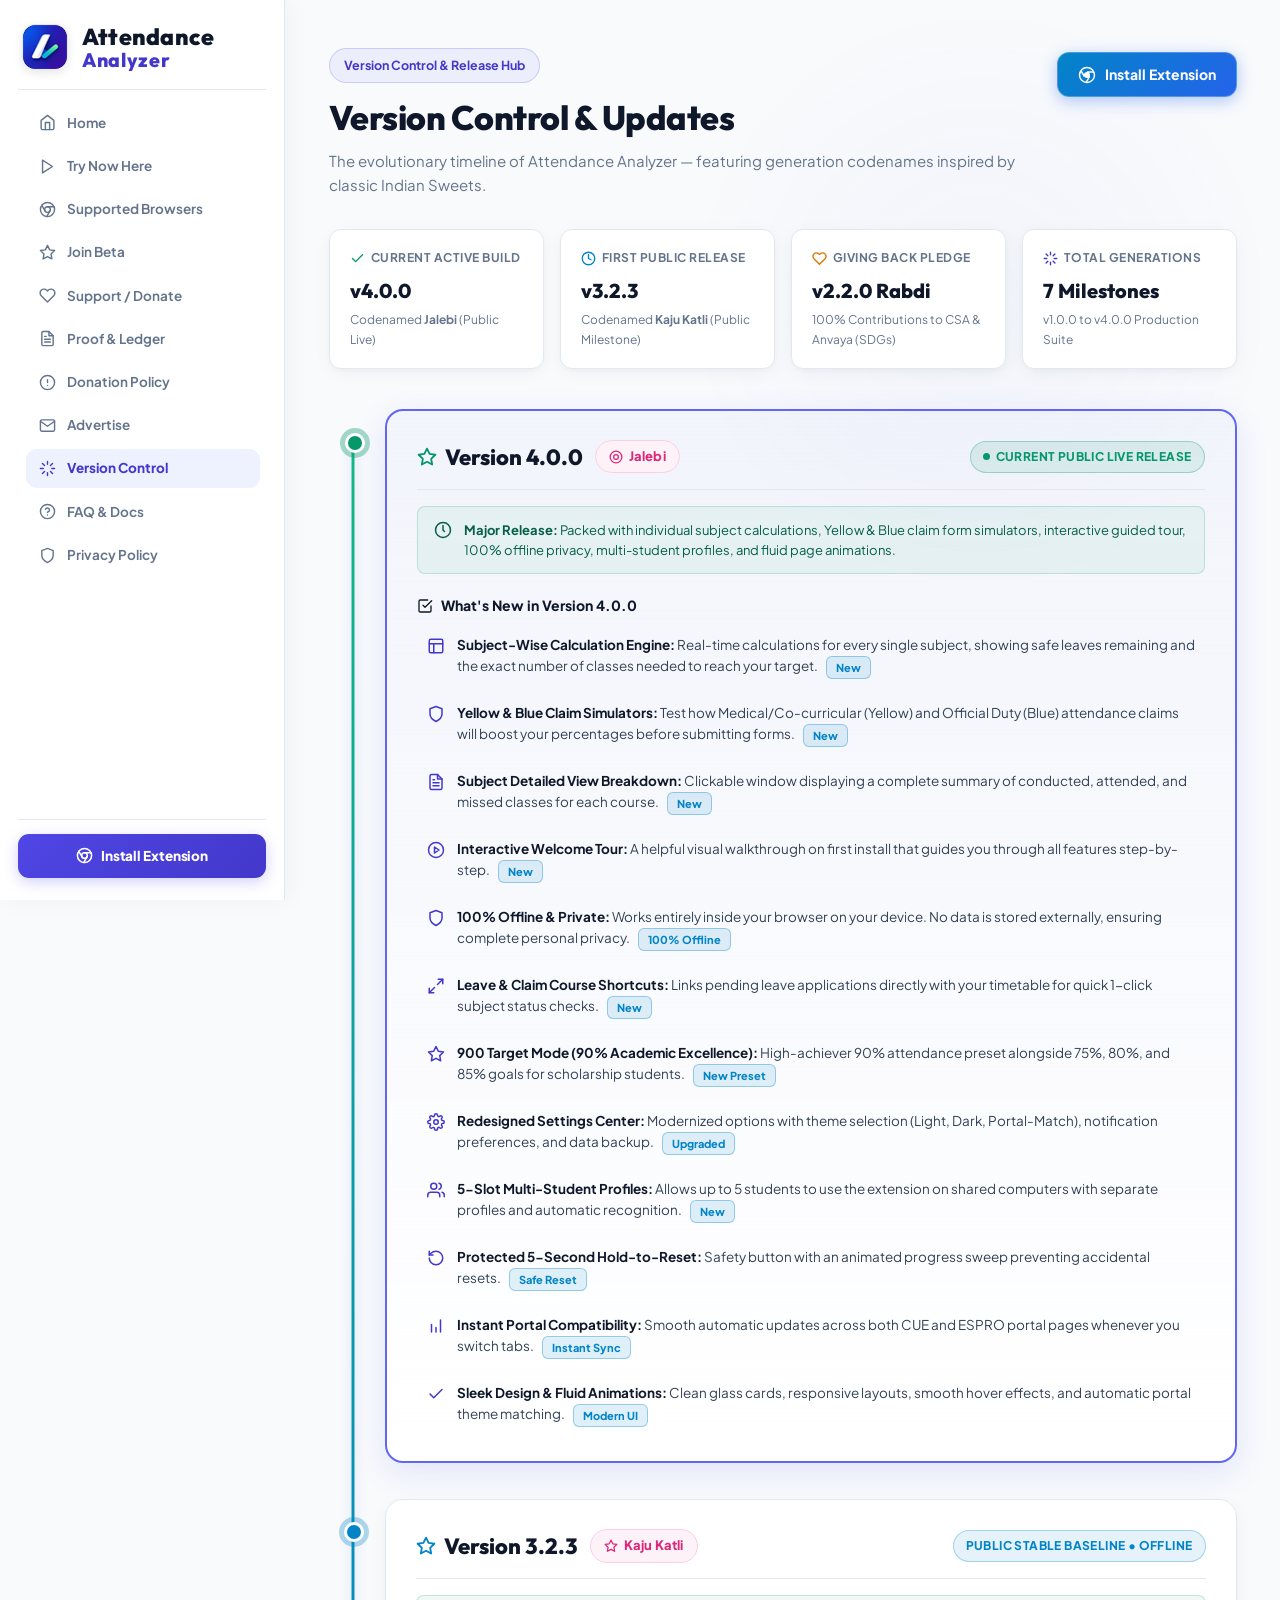
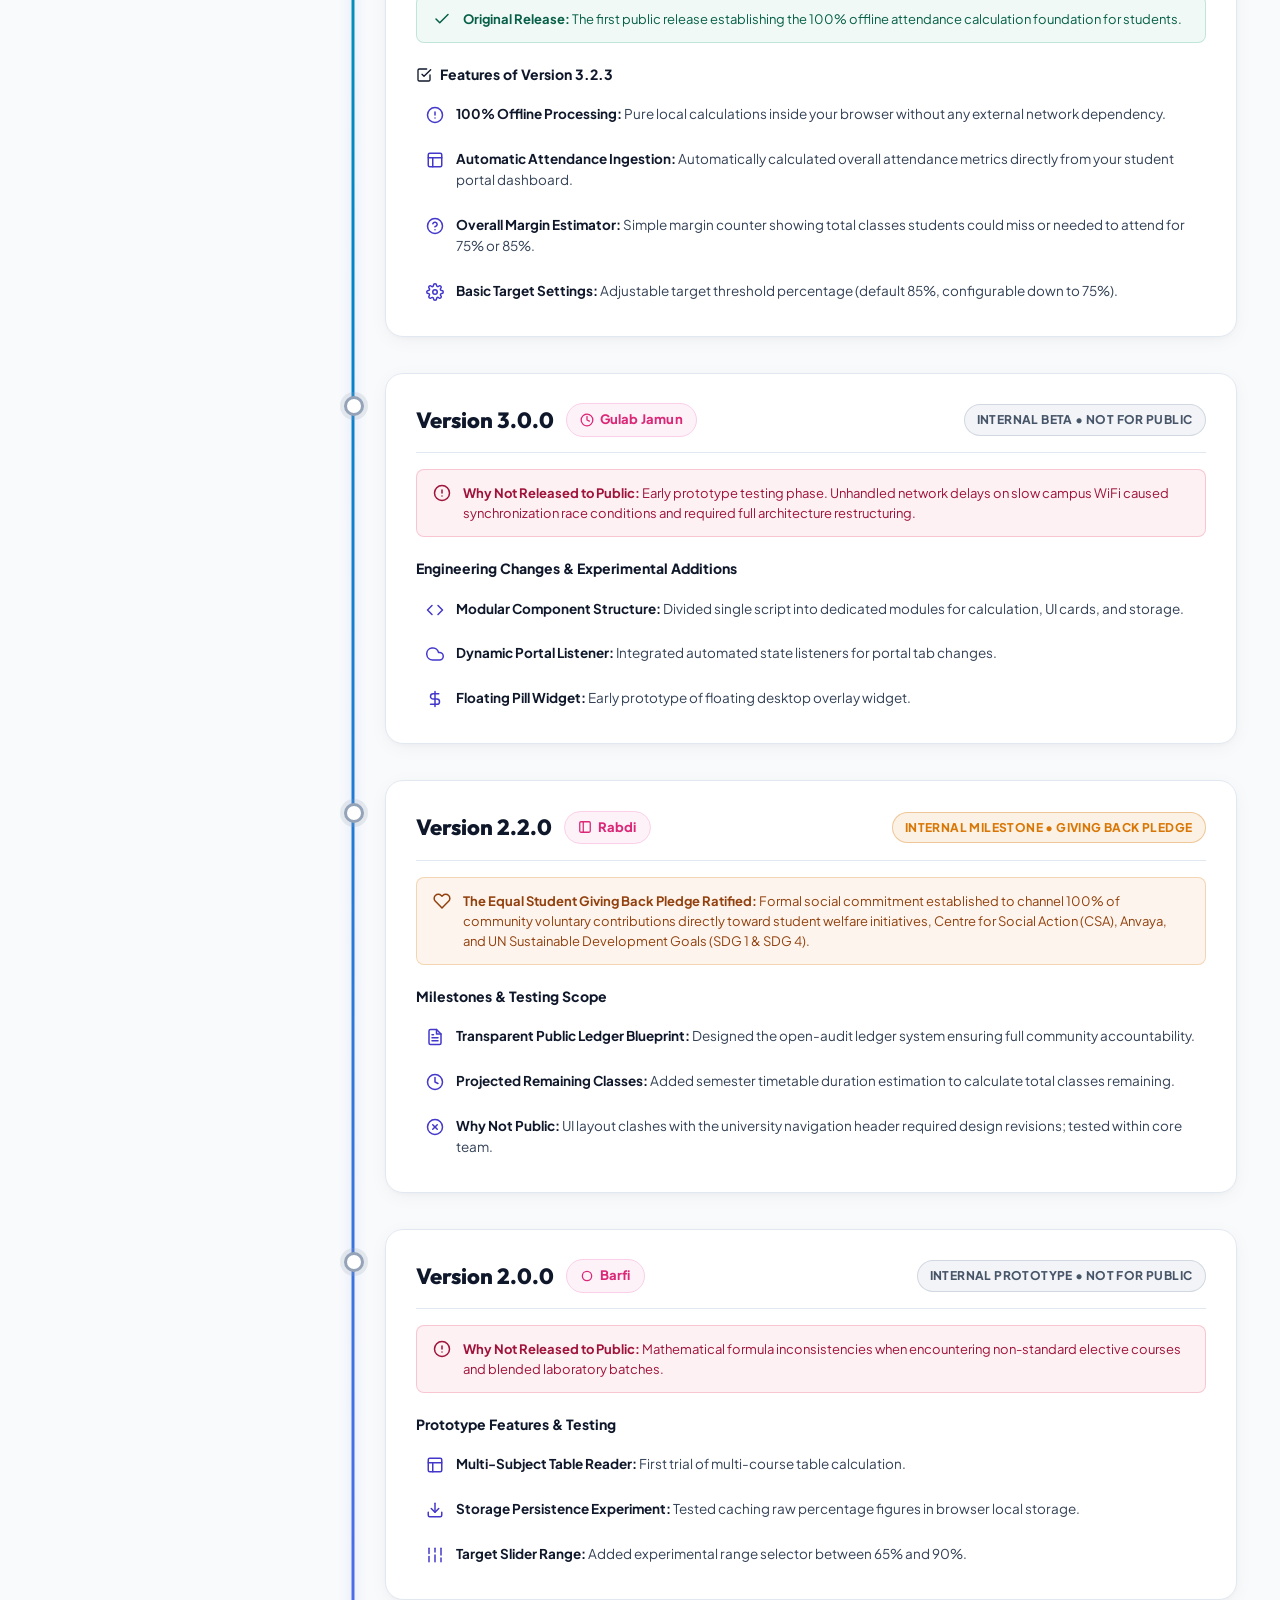
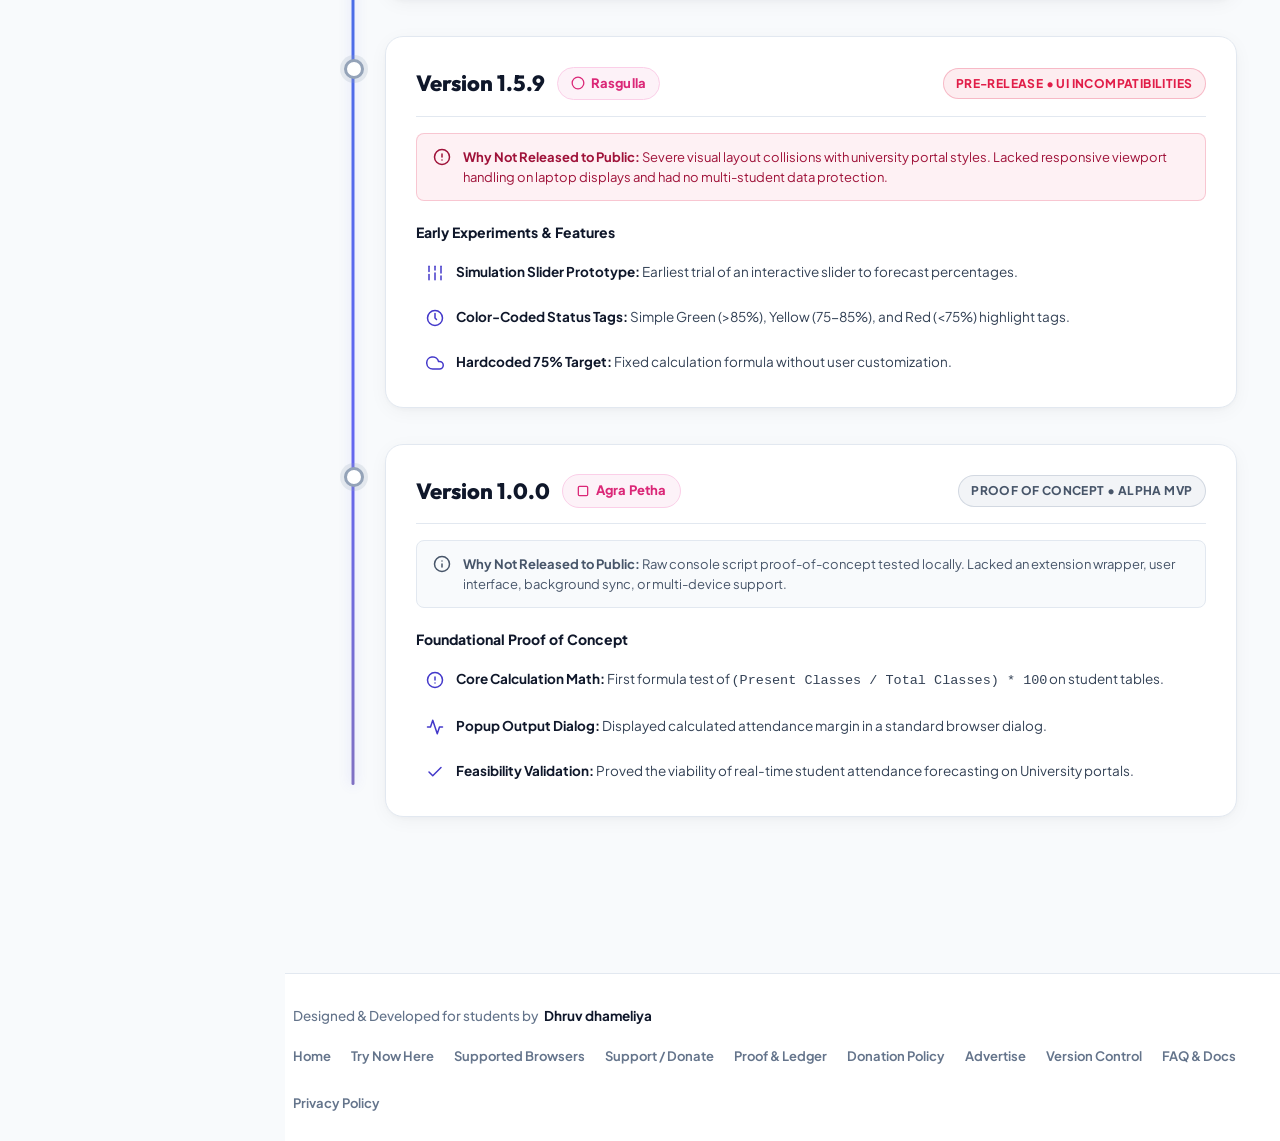
<file: version.html>
<!DOCTYPE html>
<html lang="en">
<head>
  <meta charset="UTF-8">
  <meta http-equiv="refresh" content="0; url=updates.html">
  <title>Attendance Analyzer — Version Hub</title>
  <script>window.location.replace("updates.html");</script>
</head>
<body style="background:#f8fafc; font-family:sans-serif; display:flex; align-items:center; justify-content:center; height:100vh;">
  <p>Redirecting to <a href="updates.html">Version Control & Updates Hub</a>...</p>
</body>
</html>
</file>
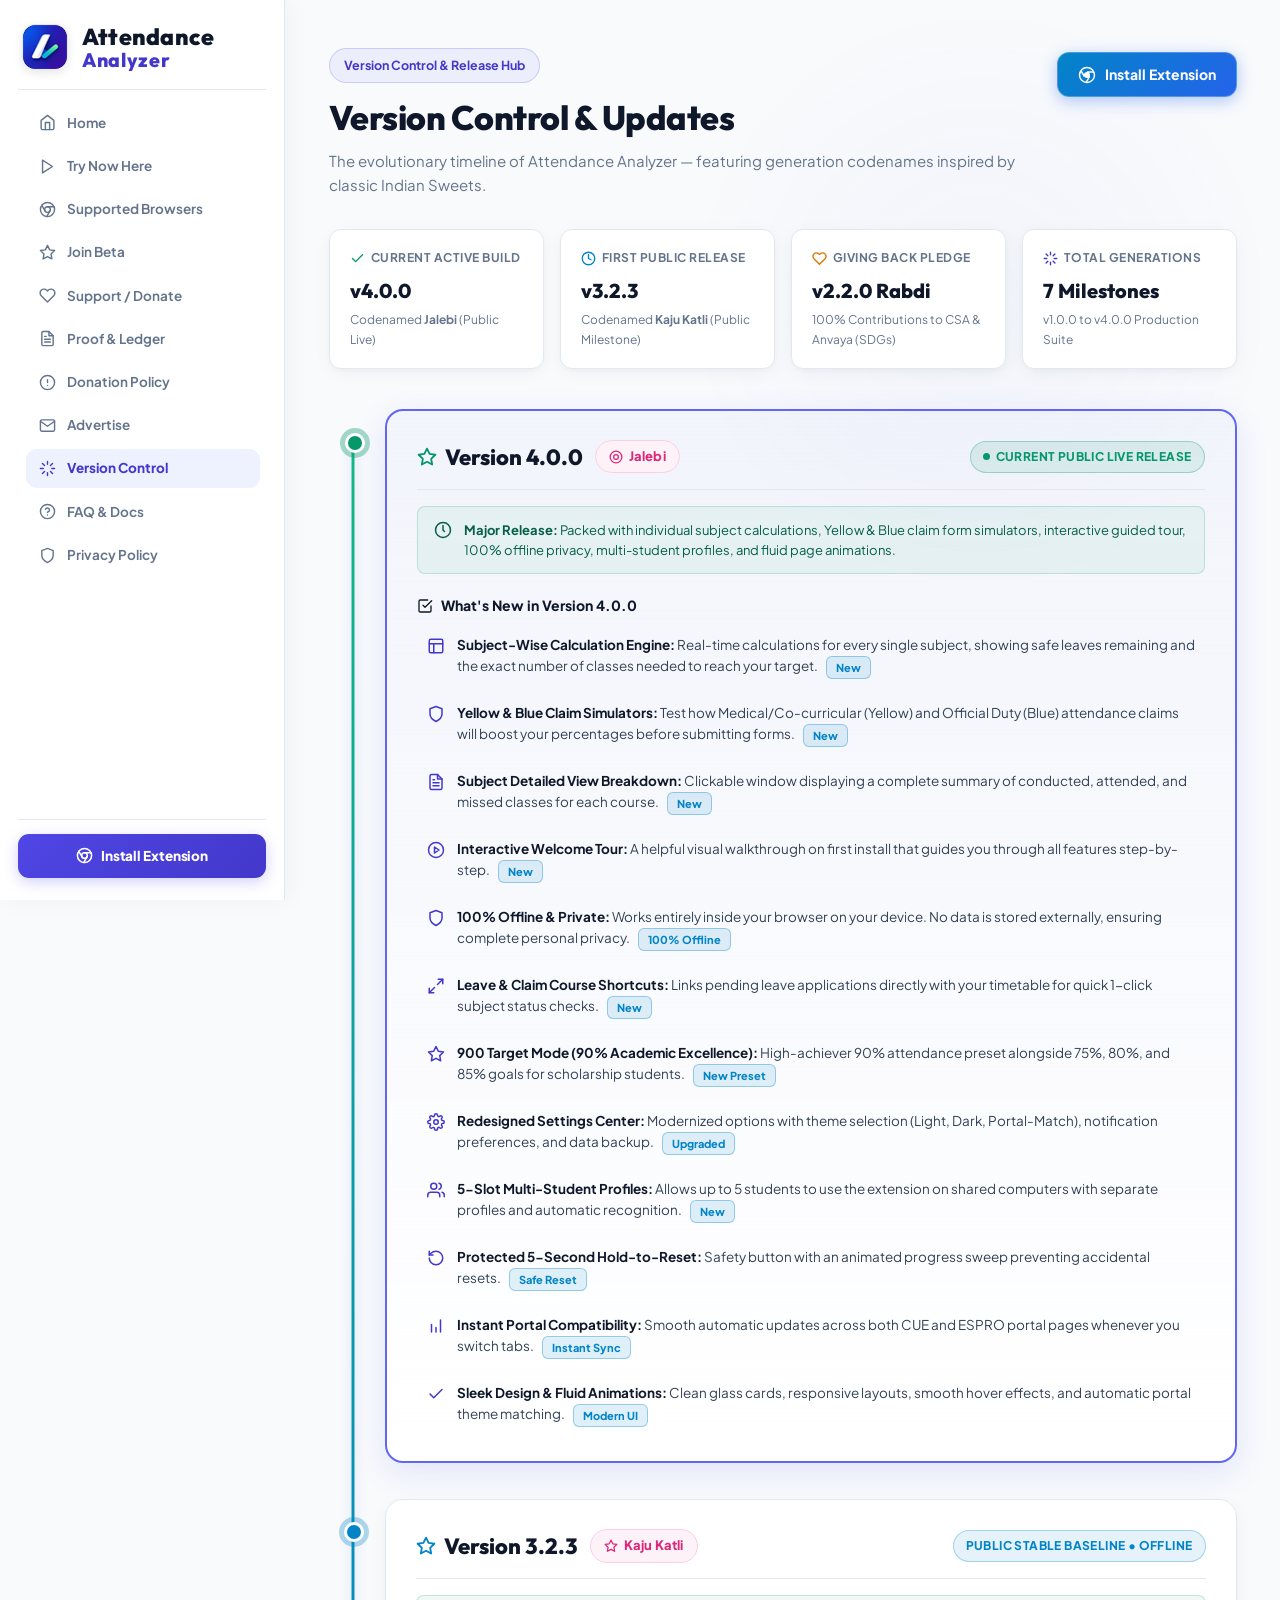
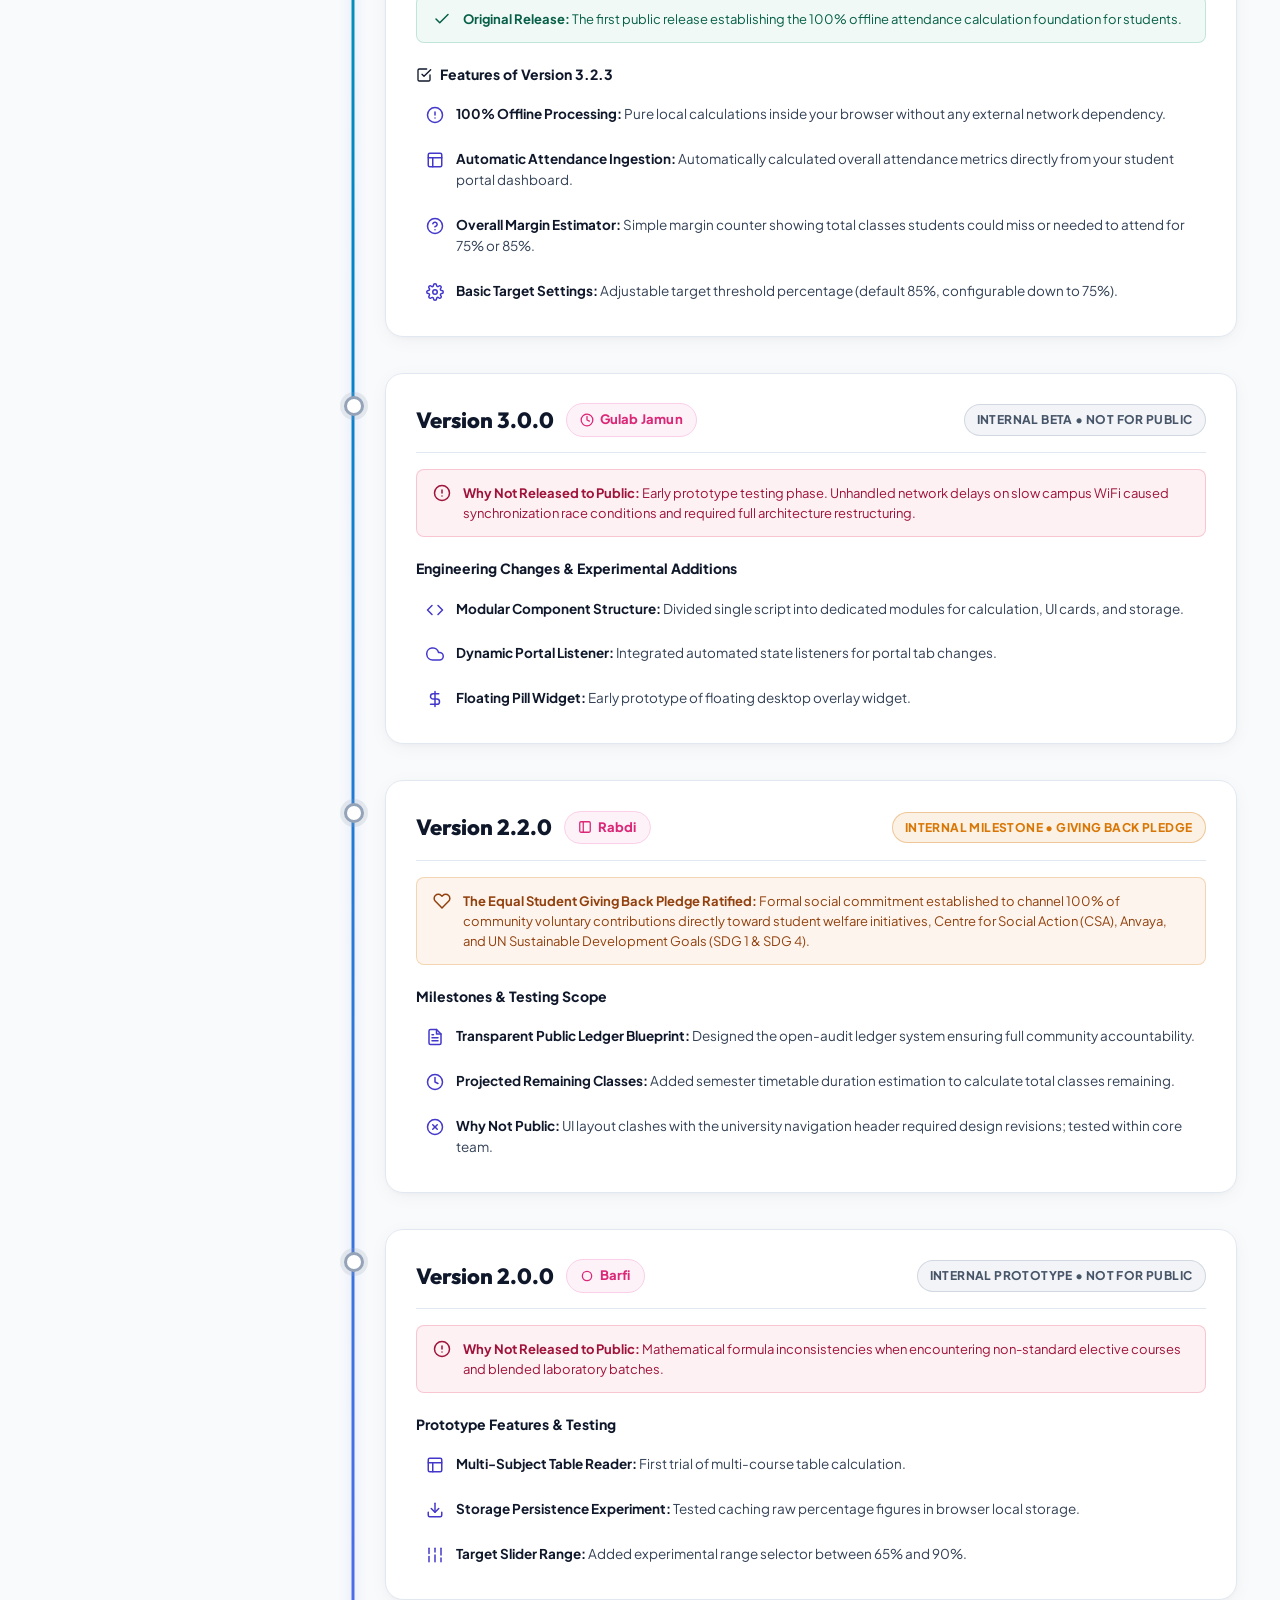
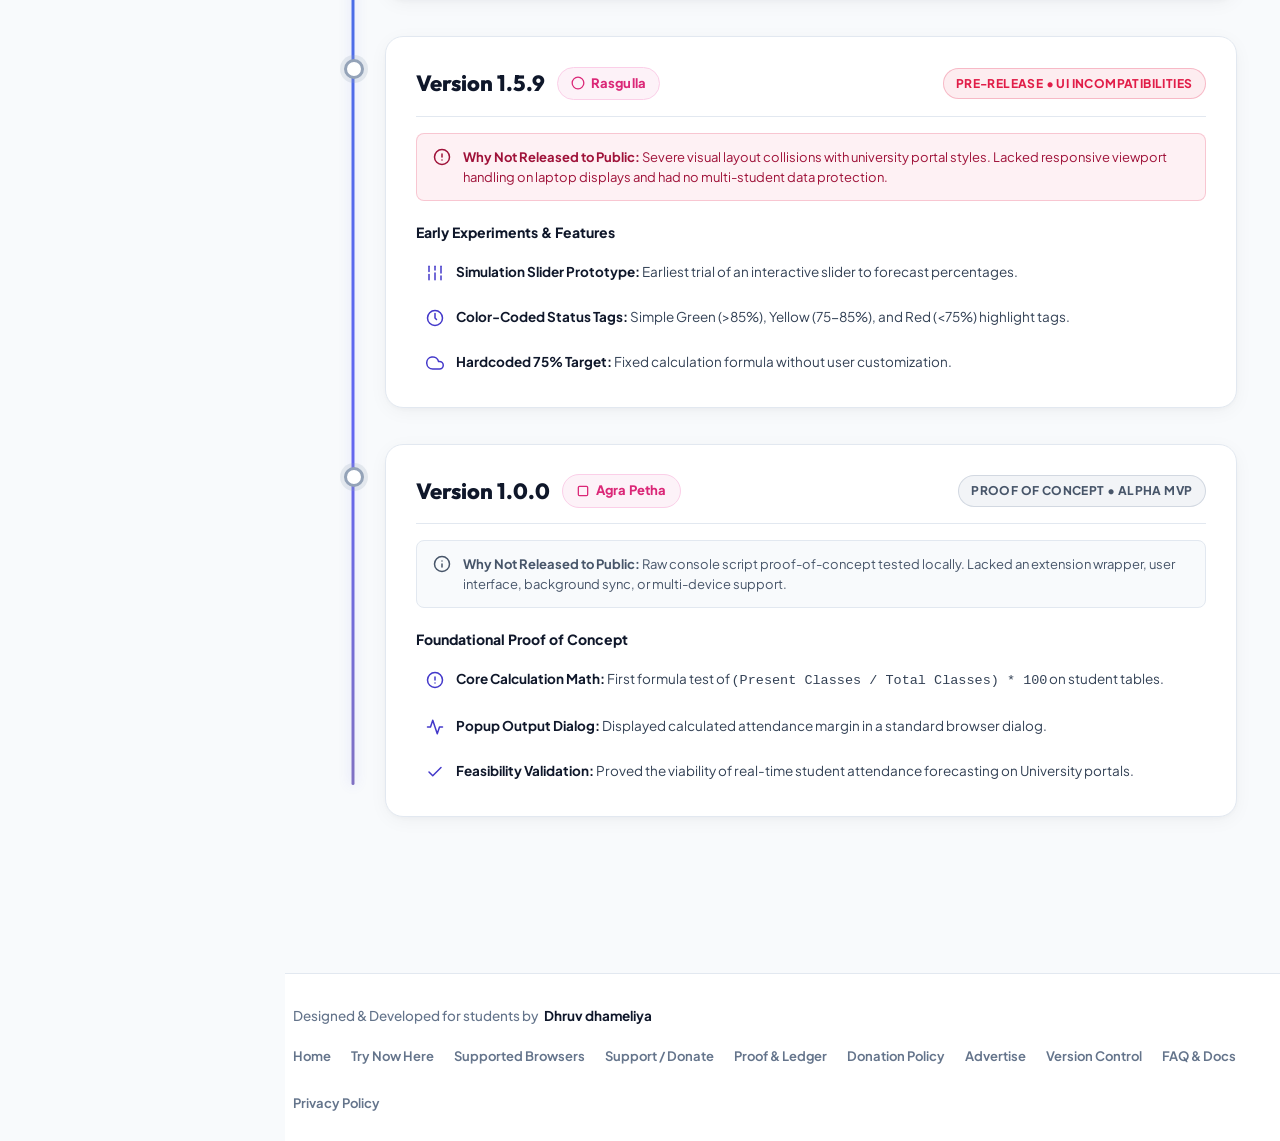
<file: versions.html>
<!DOCTYPE html>
<html lang="en">
<head>
  <meta charset="UTF-8">
  <meta http-equiv="refresh" content="0; url=updates.html">
  <title>Redirecting to Version Control & Updates...</title>
  <script>window.location.replace("updates.html");</script>
</head>
<body style="background:#f8fafc; font-family:sans-serif; display:flex; align-items:center; justify-content:center; height:100vh;">
  <p>Redirecting to <a href="updates.html">Version Control & Updates</a>...</p>
</body>
</html>
</file>
<file: styles.css>
/* ==========================================================================
   Attendance Analyzer — Clean White / Light Theme Design System
   Left Sidebar Navigation Layout • Fast Performance • Fully Responsive
   ========================================================================== */

:root {
  --primary: #4338ca;
  --primary-light: #6366f1;
  --primary-hover: #3730a3;
  --primary-glow: rgba(99, 102, 241, 0.12);

  --accent-cyan: #0284c7;
  --accent-emerald: #059669;
  --accent-amber: #d97706;
  --accent-rose: #e11d48;

  --bg-page: #f8fafc;
  --bg-sidebar: #ffffff;
  --bg-card: #ffffff;
  --bg-card-subtle: #f1f5f9;

  --border-light: #e2e8f0;
  --border-card: #e2e8f0;
  --border-glow: rgba(99, 102, 241, 0.25);

  --text-main: #0f172a;
  --text-secondary: #334155;
  --text-muted: #64748b;
  --text-dim: #94a3b8;

  --shadow-card: 0 4px 20px -2px rgba(15, 23, 42, 0.05), 0 2px 6px -1px rgba(15, 23, 42, 0.04);
  --shadow-sidebar: 4px 0 24px rgba(15, 23, 42, 0.04);
  --shadow-hover: 0 12px 30px -4px rgba(15, 23, 42, 0.08);

  --radius-lg: 18px;
  --radius-md: 12px;
  --radius-sm: 8px;

  --sidebar-width: 285px;
}

* {
  margin: 0;
  padding: 0;
  box-sizing: border-box;
}

html {
  scroll-behavior: smooth;
}

html,
body {
  touch-action: pan-x pan-y pinch-zoom;
  -webkit-text-size-adjust: 100%;
}

body {
  font-family: 'Plus Jakarta Sans', -apple-system, BlinkMacSystemFont, "Segoe UI", Roboto, sans-serif;
  background-color: var(--bg-page);
  color: var(--text-main);
  line-height: 1.65;
  min-height: 100vh;
  display: flex;
}

/* Subtle background accent glow */
body::before {
  content: '';
  position: fixed;
  top: 0;
  right: 0;
  width: 600px;
  height: 600px;
  background: radial-gradient(circle, rgba(99, 102, 241, 0.04) 0%, transparent 70%);
  pointer-events: none;
  z-index: 0;
}

h1,
h2,
h3,
h4,
h5,
h6 {
  font-family: 'Outfit', sans-serif;
  font-weight: 800;
  letter-spacing: -0.02em;
  color: var(--text-main);
}

/* Universal Scrollbar: Ultra-thin 5px, matching design, 100% transparent track, no top/bottom arrows */
::-webkit-scrollbar,
html::-webkit-scrollbar,
body::-webkit-scrollbar,
*::-webkit-scrollbar {
  width: 5px !important;
  height: 5px !important;
  background: transparent !important;
  background-color: transparent !important;
}

::-webkit-scrollbar-track,
html::-webkit-scrollbar-track,
body::-webkit-scrollbar-track,
*::-webkit-scrollbar-track,
::-webkit-scrollbar-track-piece {
  background: transparent !important;
  background-color: transparent !important;
  border: none !important;
  box-shadow: none !important;
}

::-webkit-scrollbar-thumb,
html::-webkit-scrollbar-thumb,
body::-webkit-scrollbar-thumb,
*::-webkit-scrollbar-thumb {
  background: #cbd5e1 !important;
  border-radius: 999px !important;
  border: none !important;
}

[data-theme="dark"] ::-webkit-scrollbar-thumb {
  background: rgba(255, 255, 255, 0.22) !important;
}

::-webkit-scrollbar-thumb:hover,
html::-webkit-scrollbar-thumb:hover,
body::-webkit-scrollbar-thumb:hover,
*::-webkit-scrollbar-thumb:hover {
  background: #3b82f6 !important;
}

@supports not selector(::-webkit-scrollbar) {
  * {
    scrollbar-width: thin;
    scrollbar-color: #cbd5e1 transparent;
  }
}

/* Remove all arrows from top and bottom of scrollbars */
::-webkit-scrollbar-button,
::-webkit-scrollbar-button:single-button,
::-webkit-scrollbar-button:vertical:decrement,
::-webkit-scrollbar-button:vertical:increment,
::-webkit-scrollbar-button:horizontal:decrement,
::-webkit-scrollbar-button:horizontal:increment {
  display: none !important;
  width: 0 !important;
  height: 0 !important;
}

/* Remove top and bottom spin arrows from number inputs */
input[type="number"]::-webkit-inner-spin-button,
input[type="number"]::-webkit-outer-spin-button {
  -webkit-appearance: none !important;
  margin: 0 !important;
}
input[type="number"] {
  -moz-appearance: textfield !important;
}

/* ==========================================================================
   Custom Proprietary Toggle Slider / Switch Component
   ========================================================================== */
.switch {
  position: relative;
  display: inline-flex;
  align-items: center;
  width: 44px;
  height: 24px;
  flex-shrink: 0;
  cursor: pointer;
  user-select: none;
  -webkit-user-select: none;
  vertical-align: middle;
}

.switch input {
  opacity: 0;
  width: 0;
  height: 0;
  position: absolute;
}

.switch .slider,
.slider {
  position: absolute;
  cursor: pointer;
  inset: 0;
  background-color: rgba(148, 163, 184, 0.35);
  border: 1px solid rgba(255, 255, 255, 0.14);
  border-radius: 999px;
  box-shadow: inset 0 1.5px 3px rgba(0, 0, 0, 0.25);
  backdrop-filter: blur(12px) saturate(180%);
  -webkit-backdrop-filter: blur(12px) saturate(180%);
  box-sizing: border-box;
  transition: background 0.35s cubic-bezier(0.16, 1, 0.3, 1),
              border-color 0.35s ease,
              box-shadow 0.35s ease;
}

[data-theme="dark"] .switch .slider,
.dark-mode .switch .slider {
  background-color: rgba(15, 23, 42, 0.7);
  border-color: rgba(255, 255, 255, 0.14);
}

.switch .slider:before,
.slider:before {
  position: absolute;
  content: "";
  height: 18px;
  width: 18px;
  left: 2px;
  top: 2px;
  bottom: auto;
  right: auto;
  background: #ffffff;
  border-radius: 50%;
  box-shadow:
    0 2px 5px rgba(0, 0, 0, 0.35),
    0 1px 2px rgba(0, 0, 0, 0.2);
  transition: transform 0.42s cubic-bezier(0.34, 1.56, 0.64, 1),
              box-shadow 0.25s ease,
              background 0.25s ease;
  will-change: transform;
}

.switch:hover .slider:before {
  box-shadow:
    0 3px 8px rgba(0, 0, 0, 0.45),
    0 1px 3px rgba(0, 0, 0, 0.25);
}

.switch input:checked + .slider,
input:checked + .slider {
  background: linear-gradient(135deg, #2563eb 0%, #4f46e5 100%) !important;
  border-color: rgba(56, 189, 248, 0.5) !important;
  box-shadow: 0 0 14px rgba(37, 99, 235, 0.5), inset 0 1px 0 rgba(255, 255, 255, 0.3) !important;
}

.switch input:checked + .slider:before,
input:checked + .slider:before {
  transform: translateX(20px);
  background: #ffffff !important;
  box-shadow:
    0 2px 8px rgba(0, 0, 0, 0.4),
    0 0 10px rgba(56, 189, 248, 0.45) !important;
}

.switch:active .slider:before {
  transform: scale(0.92);
}

.switch:active input:checked + .slider:before {
  transform: translateX(20px) scale(0.92);
}

/* Custom Range Slider (100% Transparent Background & Slim Track) */
input[type="range"].custom-slider,
input[type="range"].caa-slider,
input[type="range"] {
  -webkit-appearance: none;
  appearance: none;
  width: 100%;
  height: 4px;
  border-radius: 999px;
  background: transparent !important;
  background-color: transparent !important;
  outline: none;
  cursor: pointer;
  transition: all 0.2s ease;
  margin: 8px 0;
  padding: 0;
  border: none !important;
  box-shadow: none !important;
}

input[type="range"].custom-slider::-webkit-slider-runnable-track,
input[type="range"].caa-slider::-webkit-slider-runnable-track,
input[type="range"]::-webkit-slider-runnable-track {
  width: 100%;
  height: 4px;
  border-radius: 999px;
  background: transparent !important;
  background-color: transparent !important;
  border: 1px solid rgba(255, 255, 255, 0.15);
  box-shadow: none !important;
  transition: all 0.2s ease;
}

[data-theme="dark"] input[type="range"].custom-slider::-webkit-slider-runnable-track,
[data-theme="dark"] input[type="range"].caa-slider::-webkit-slider-runnable-track,
[data-theme="dark"] input[type="range"]::-webkit-slider-runnable-track {
  background: transparent !important;
  border: 1px solid rgba(255, 255, 255, 0.15);
}

input[type="range"].custom-slider::-webkit-slider-thumb,
input[type="range"].caa-slider::-webkit-slider-thumb,
input[type="range"]::-webkit-slider-thumb {
  -webkit-appearance: none;
  appearance: none;
  width: 15px;
  height: 15px;
  border-radius: 50%;
  background: #2563eb;
  border: 2px solid #ffffff;
  box-shadow: 0 2px 6px rgba(37, 99, 235, 0.4);
  cursor: pointer;
  margin-top: -5.5px;
  transition: transform 0.15s ease, box-shadow 0.15s ease;
}

input[type="range"].custom-slider::-webkit-slider-thumb:hover,
input[type="range"].caa-slider::-webkit-slider-thumb:hover,
input[type="range"]::-webkit-slider-thumb:hover {
  transform: scale(1.22);
  box-shadow: 0 0 10px rgba(37, 99, 235, 0.6);
}

input[type="range"].custom-slider:active::-webkit-slider-thumb,
input[type="range"].caa-slider:active::-webkit-slider-thumb,
input[type="range"]:active::-webkit-slider-thumb {
  transform: scale(1.28);
  box-shadow: 0 0 14px rgba(37, 99, 235, 0.8);
}

a {
  color: inherit;
  text-decoration: none;
}

/* ==========================================================================
   Left Sidebar Navigation Layout
   ========================================================================== */
.sidebar {
  width: var(--sidebar-width);
  height: 100vh;
  position: fixed;
  top: 0;
  left: 0;
  background: var(--bg-sidebar);
  border-right: 1px solid var(--border-light);
  display: flex;
  flex-direction: column;
  justify-content: space-between;
  padding: 24px 18px 22px; /* a little bit bigger padding */
  box-shadow: var(--shadow-sidebar);
  z-index: 1000;
  overflow: hidden; /* Outer container fixed; only middle options scroll */
}

.sidebar-top {
  flex-shrink: 0;
  width: 100%;
}

.sidebar-brand {
  display: flex;
  align-items: center;
  gap: 14px;
  padding: 0 4px 18px;
  border-bottom: 1.5px solid var(--border-light);
  text-decoration: none;
  flex-shrink: 0;
}

.brand-icon {
  width: 48px;
  height: 48px;
  border-radius: 14px;
  background: linear-gradient(135deg, #4f46e5 0%, #0284c7 100%);
  display: flex;
  align-items: center;
  justify-content: center;
  box-shadow: 0 4px 14px rgba(79, 70, 229, 0.35);
  color: white;
  flex-shrink: 0;
}

.brand-icon-img {
  width: 46px;
  height: 46px;
  border-radius: 13px;
  object-fit: cover;
  box-shadow: 0 3px 10px rgba(15, 23, 42, 0.1);
  border: 1.5px solid #e2e8f0;
  flex-shrink: 0;
}

.brand-text-wrap {
  display: flex;
  flex-direction: column;
  justify-content: center;
  line-height: 1.15;
  text-align: left;
}

.brand-title-top {
  font-family: 'Outfit', sans-serif;
  font-size: 23px;
  font-weight: 850;
  color: var(--text-main);
  letter-spacing: 0.01em;
  line-height: 1.1;
}

.brand-title-bottom {
  font-family: 'Outfit', sans-serif;
  font-size: 19.5px;
  font-weight: 800;
  color: var(--primary);
  letter-spacing: 0.035em;
  line-height: 1.1;
}

.brand-title {
  font-size: 23px;
  font-weight: 850;
  color: var(--text-main);
  letter-spacing: 0.02em;
  line-height: 1.2;
}

.sidebar-menu-scroll {
  flex: 1;
  overflow-y: auto;
  overflow-x: hidden;
  direction: rtl; /* Places scrollbar / slider on the LEFT side */
  margin: 10px 0;
  padding: 4px 6px 4px 8px;
  scroll-behavior: smooth;
  -webkit-overflow-scrolling: touch;
}

/* Ultra-thin elegant left-side scrollbar for options list only */
.sidebar-menu-scroll::-webkit-scrollbar {
  width: 3px !important;
  background: transparent !important;
}
.sidebar-menu-scroll::-webkit-scrollbar-track {
  background: transparent !important;
  border: none !important;
}
.sidebar-menu-scroll::-webkit-scrollbar-thumb {
  background: #cbd5e1 !important;
  border-radius: 999px !important;
}
.sidebar-menu-scroll::-webkit-scrollbar-thumb:hover {
  background: #94a3b8 !important;
}
.sidebar-menu-scroll::-webkit-scrollbar-button {
  display: none !important;
  width: 0 !important;
  height: 0 !important;
}

.sidebar-menu {
  direction: ltr; /* Restores standard Left-to-Right layout for menu items */
  list-style: none;
  display: flex;
  flex-direction: column;
  gap: 5px;
  padding: 0;
  margin: 0;
}

.sidebar-menu li a {
  display: flex;
  align-items: center;
  gap: 11px;
  padding: 10px 13px;
  border-radius: 11px;
  font-size: 13.5px;
  font-weight: 650;
  color: var(--text-muted);
  transition: all 0.15s ease;
  line-height: 1.35;
}

.sidebar-menu li a svg {
  width: 17px;
  height: 17px;
  stroke: var(--text-muted);
  flex-shrink: 0;
  transition: stroke 0.15s;
}

.sidebar-menu li a:hover {
  background: var(--bg-card-subtle);
  color: var(--primary);
}

.sidebar-menu li a:hover svg {
  stroke: var(--primary);
}

.sidebar-menu li a.active {
  background: #eef2ff;
  color: var(--primary);
  font-weight: 750;
}

.sidebar-menu li a.active svg {
  stroke: var(--primary);
}

.sidebar-bottom {
  padding-top: 14px;
  margin-top: 6px;
  border-top: 1.5px solid var(--border-light);
  flex-shrink: 0;
  width: 100%;
}

.btn-sidebar-install {
  display: flex;
  align-items: center;
  justify-content: center;
  gap: 8px;
  width: 100%;
  padding: 11px 16px;
  border-radius: 11px;
  background: linear-gradient(135deg, #4f46e5 0%, #4338ca 100%);
  color: #ffffff !important;
  font-size: 13.5px;
  font-weight: 800;
  letter-spacing: -0.1px;
  box-shadow: 0 4px 14px rgba(79, 70, 229, 0.25);
  transition: all 0.18s ease;
  text-align: center;
}

.btn-sidebar-install:hover {
  background: linear-gradient(135deg, #4338ca 0%, #3730a3 100%);
  transform: translateY(-1px);
  box-shadow: 0 6px 18px rgba(79, 70, 229, 0.35);
}

/* ==========================================================================
   Mobile Topbar & Hamburger Button (Hidden on Desktop)
   ========================================================================== */
.mobile-topbar {
  display: none;
  position: fixed;
  top: 0;
  left: 0;
  right: 0;
  height: 60px;
  background: rgba(15, 23, 42, 0.92);
  backdrop-filter: blur(16px) saturate(180%);
  -webkit-backdrop-filter: blur(16px) saturate(180%);
  border-bottom: 1px solid var(--border-light);
  z-index: 1100;
  padding: 0 16px;
  align-items: center;
  justify-content: space-between;
  box-sizing: border-box;
}

[data-theme="light"] .mobile-topbar,
body.light-mode .mobile-topbar {
  background: rgba(255, 255, 255, 0.94);
  border-bottom-color: rgba(226, 232, 240, 0.9);
}

.mobile-brand-link {
  display: flex;
  align-items: center;
  gap: 10px;
  text-decoration: none;
  color: var(--text-main);
}

.mobile-brand-link .brand-title-top {
  font-family: 'Outfit', sans-serif;
  font-size: 16px;
  font-weight: 800;
  line-height: 1.1;
  color: var(--text-main);
}

.mobile-brand-link .brand-title-bottom {
  font-family: 'Outfit', sans-serif;
  font-size: 16px;
  font-weight: 800;
  line-height: 1.1;
  color: var(--primary);
}

.mobile-menu-btn {
  display: flex;
  align-items: center;
  justify-content: center;
  width: 42px;
  height: 42px;
  min-width: 42px;
  min-height: 42px;
  border-radius: 12px;
  background: rgba(255, 255, 255, 0.08);
  border: 1px solid var(--border-light);
  color: var(--text-main);
  cursor: pointer;
  padding: 0;
  outline: none;
  transition: all 0.2s cubic-bezier(0.16, 1, 0.3, 1);
  touch-action: manipulation;
  -webkit-tap-highlight-color: transparent;
  user-select: none;
  -webkit-user-select: none;
  position: relative;
  z-index: 1110;
}

[data-theme="light"] .mobile-menu-btn,
body.light-mode .mobile-menu-btn {
  background: rgba(0, 0, 0, 0.05);
  color: var(--text-main);
}

.mobile-menu-btn:hover,
.mobile-menu-btn:active {
  background: rgba(37, 99, 235, 0.18);
  border-color: rgba(37, 99, 235, 0.5);
  color: #38bdf8;
  transform: scale(0.95);
}

.mobile-menu-btn svg {
  pointer-events: none;
}

/* Dimmed Backdrop when Sidebar is Open */
.sidebar-backdrop {
  display: none;
  position: fixed;
  inset: 0;
  background: rgba(2, 6, 23, 0.65);
  backdrop-filter: blur(6px);
  -webkit-backdrop-filter: blur(6px);
  z-index: 1150;
  opacity: 0;
  transition: opacity 0.3s cubic-bezier(0.16, 1, 0.3, 1);
  pointer-events: none;
}

.sidebar-backdrop.active {
  display: block;
  opacity: 1;
  pointer-events: auto;
}

body.sidebar-mobile-open {
  overflow: hidden;
}

/* ==========================================================================
   Modern Unified Footer Component
   ========================================================================== */
footer.footer {
  margin-top: 56px;
  padding: 32px 0 28px;
  border-top: 1.5px solid var(--border-light);
  width: 100%;
}

.footer-content {
  display: flex;
  align-items: center;
  justify-content: space-between;
  flex-wrap: wrap;
  gap: 20px;
}

.footer-credit {
  font-size: 13.5px;
  color: #64748b;
  font-weight: 600;
  display: flex;
  align-items: center;
  gap: 6px;
  line-height: 1.5;
}

.footer-credit strong {
  color: #0f172a;
  font-weight: 800;
}

.footer-links {
  display: flex;
  align-items: center;
  flex-wrap: wrap;
  gap: 14px 20px;
  list-style: none;
  padding: 0;
  margin: 0;
}

.footer-links li a {
  font-size: 13px;
  color: #64748b;
  font-weight: 650;
  text-decoration: none;
  transition: color 0.15s ease;
}

.footer-links li a:hover {
  color: var(--primary);
  text-decoration: underline;
}

@media (max-width: 850px) {
  .footer-content {
    flex-direction: column;
    align-items: flex-start;
    gap: 16px;
  }
  .footer-links {
    gap: 10px 16px;
  }
}

/* Mobile Header Bar */
.mobile-topbar {
  display: none;
  position: fixed;
  top: 0;
  left: 0;
  right: 0;
  height: 64px;
  background: #ffffff;
  border-bottom: 1px solid var(--border-light);
  padding: 0 16px;
  align-items: center;
  justify-content: space-between;
  z-index: 990;
  box-shadow: 0 2px 10px rgba(0, 0, 0, 0.03);
}

.mobile-brand-link {
  display: flex;
  align-items: center;
  gap: 10px;
  text-decoration: none;
  color: var(--text-main);
  cursor: pointer;
}

.mobile-brand-link:hover .brand-title {
  color: var(--primary);
}

.mobile-menu-btn {
  background: var(--bg-card-subtle);
  border: 1.5px solid var(--border-light);
  border-radius: 8px;
  padding: 8px;
  cursor: pointer;
  display: flex;
  align-items: center;
  justify-content: center;
  color: var(--text-main);
  transition: all 0.2s ease;
}

.mobile-menu-btn:hover {
  background: #e2e8f0;
  border-color: #cbd5e1;
}

/* ==========================================================================
   Main Content Area
   ========================================================================== */
.main-wrapper {
  margin-left: var(--sidebar-width);
  flex: 1;
  min-height: 100vh;
  display: flex;
  flex-direction: column;
  position: relative;
  z-index: 1;
}

.content-container {
  max-width: 980px;
  width: 100%;
  margin: 0 auto;
  padding: 48px 36px 64px;
  flex: 1;
}

/* Hero Section */
.hero {
  padding: 24px 0 40px;
  text-align: left;
}

.badge-pill {
  display: inline-flex;
  align-items: center;
  gap: 8px;
  padding: 5px 14px;
  background: #eef2ff;
  border: 1px solid #c7d2fe;
  border-radius: 100px;
  font-size: 13px;
  font-weight: 700;
  color: var(--primary);
  margin-bottom: 18px;
}

.hero-title {
  font-size: 44px;
  line-height: 1.18;
  margin-bottom: 16px;
  color: var(--text-main);
}

.hero-subtitle {
  font-size: 17.5px;
  color: var(--text-muted);
  max-width: 720px;
  margin-bottom: 28px;
  line-height: 1.6;
}

.hero-actions {
  display: flex;
  align-items: center;
  gap: 14px;
  flex-wrap: wrap;
}

/* Buttons */
.btn {
  display: inline-flex;
  align-items: center;
  justify-content: center;
  gap: 10px;
  padding: 13px 26px;
  border-radius: var(--radius-md);
  font-family: 'Plus Jakarta Sans', sans-serif;
  font-size: 14.5px;
  font-weight: 700;
  cursor: pointer;
  transition: all 0.2s cubic-bezier(0.16, 1, 0.3, 1);
  border: none;
  text-decoration: none;
}

.btn-primary {
  background: linear-gradient(135deg, #4f46e5 0%, #4338ca 100%);
  color: #ffffff;
  box-shadow: 0 4px 14px rgba(79, 70, 229, 0.3);
}

.btn-primary:hover {
  transform: translateY(-2px);
  box-shadow: 0 8px 22px rgba(79, 70, 229, 0.4);
  background: linear-gradient(135deg, #4338ca 0%, #3730a3 100%);
}

.btn-install-large {
  padding: 16px 36px;
  font-size: 16px;
  font-weight: 850;
  letter-spacing: -0.3px;
  min-width: 250px;
  border-radius: var(--radius-md);
  box-shadow: 0 8px 26px rgba(79, 70, 229, 0.42);
}

.btn-install-large:hover {
  transform: translateY(-3px);
  box-shadow: 0 12px 32px rgba(79, 70, 229, 0.52);
}

.btn-subtle {
  background: #ffffff;
  border: 1px solid var(--border-light);
  color: var(--text-main);
  box-shadow: 0 2px 8px rgba(0, 0, 0, 0.03);
}

.btn-subtle:hover {
  background: var(--bg-card-subtle);
  border-color: #cbd5e1;
  transform: translateY(-2px);
}

/* White Card System */
.white-card {
  background: var(--bg-card);
  border: 1px solid var(--border-card);
  border-radius: var(--radius-lg);
  padding: 36px;
  box-shadow: var(--shadow-card);
  margin-bottom: 24px;
}

/* ==========================================================================
   Extension Screenshot Showcase Slider (Sleek, Thin & Refined Design)
   ========================================================================== */
.showcase-slider-card {
  max-width: 860px;
  width: 100%;
  margin: 24px auto 36px;
  background: #ffffff;
  border-radius: 14px;
  border: 1px solid rgba(226, 232, 240, 0.9);
  box-shadow: 0 4px 20px -4px rgba(15, 23, 42, 0.05), 0 1px 3px rgba(15, 23, 42, 0.02);
  overflow: hidden;
  position: relative;
  user-select: none;
}

.slider-container {
  position: relative;
  width: 100%;
  aspect-ratio: 16 / 9;
  overflow: hidden;
  background: #ffffff;
  border-radius: 13px 13px 0 0;
  touch-action: pan-y pinch-zoom;
  user-select: none;
  -webkit-user-select: none;
}

.slider-track {
  display: flex;
  height: 100%;
  transition: transform 0.45s cubic-bezier(0.16, 1, 0.3, 1);
  width: 100%;
  border: none;
  cursor: grab;
}

.slider-track:active {
  cursor: grabbing;
}

.slide-item {
  min-width: 100%;
  height: 100%;
  flex: 0 0 100%;
  position: relative;
  display: flex;
  align-items: center;
  justify-content: center;
  background: #ffffff;
  border: none;
  cursor: zoom-in;
  overflow: hidden;
}

.slide-item picture {
  width: 100%;
  height: 100%;
  display: block;
}

.slide-item img {
  width: 100%;
  height: 100%;
  aspect-ratio: 16 / 9;
  object-fit: cover;
  display: block;
  border: none;
  border-radius: 13px 13px 0 0;
  transition: transform 0.3s cubic-bezier(0.16, 1, 0.3, 1), opacity 0.3s ease;
  pointer-events: auto;
}

.slide-item:hover img {
  transform: scale(1.015);
}

/* Sleek Thin Navigation Controls */
.slider-nav-btn {
  position: absolute;
  top: 50%;
  transform: translateY(-50%);
  width: 36px;
  height: 36px;
  border-radius: 50%;
  background: rgba(255, 255, 255, 0.9);
  border: 1px solid rgba(226, 232, 240, 0.85);
  color: #0f172a;
  box-shadow: 0 3px 12px rgba(0, 0, 0, 0.1);
  cursor: pointer;
  display: flex;
  align-items: center;
  justify-content: center;
  z-index: 10;
  backdrop-filter: blur(8px);
  -webkit-backdrop-filter: blur(8px);
  touch-action: manipulation;
  transition: all 0.2s cubic-bezier(0.16, 1, 0.3, 1);
}

.slider-nav-btn svg {
  width: 17px;
  height: 17px;
  stroke-width: 2.2;
}

.slider-nav-btn:hover {
  background: #ffffff;
  transform: translateY(-50%) scale(1.08);
  box-shadow: 0 5px 16px rgba(79, 70, 229, 0.2);
  color: var(--primary);
  border-color: #cbd5e1;
}

.slider-nav-btn:active {
  transform: translateY(-50%) scale(0.94);
}

.slider-prev-btn {
  left: 12px;
}

.slider-next-btn {
  right: 12px;
}

/* Thin Sleek Indicators & Footer */
.slider-footer {
  background: #ffffff;
  padding: 10px 18px;
  display: flex;
  flex-direction: column;
  align-items: center;
  justify-content: center;
  gap: 8px;
  border-top: 1px solid #f1f5f9;
}

.slider-hint {
  margin: 0;
  font-size: 11.5px;
  color: #64748b;
  font-weight: 500;
  display: flex;
  align-items: center;
  gap: 5px;
  letter-spacing: -0.01em;
}

.slider-hint svg {
  color: var(--primary);
  opacity: 0.85;
  width: 13px;
  height: 13px;
}

.slider-dots {
  display: flex;
  align-items: center;
  gap: 6px;
}

.slider-dot {
  width: 18px;
  height: 3px;
  border-radius: 2px;
  background: #e2e8f0;
  cursor: pointer;
  transition: all 0.25s cubic-bezier(0.16, 1, 0.3, 1);
}

.slider-dot:hover {
  background: #cbd5e1;
}

.slider-dot.active {
  background: var(--primary);
  width: 32px;
  height: 3px;
  border-radius: 2px;
  box-shadow: 0 1px 6px rgba(79, 70, 229, 0.3);
}

/* ==========================================================================
   Live Attendance Sandbox & Safe Leave Calculator Card
   ========================================================================== */
.calc-sandbox-card {
  background: #ffffff;
  border: 1px solid #e2e8f0;
  border-radius: var(--radius-xl, 20px);
  padding: clamp(20px, 3vw, 36px);
  margin: 36px 0;
  box-shadow: 0 10px 30px -5px rgba(15, 23, 42, 0.06), 0 4px 12px -2px rgba(15, 23, 42, 0.03);
  position: relative;
  overflow: hidden;
}

.calc-sandbox-header {
  margin-bottom: 24px;
}

.calc-badge-pill {
  display: inline-flex;
  align-items: center;
  gap: 8px;
  background: #eff6ff;
  color: #2563eb;
  padding: 5px 14px;
  border-radius: 100px;
  font-size: 12.5px;
  font-weight: 700;
  margin-bottom: 12px;
  border: 1px solid #dbeafe;
}

.pulse-dot {
  width: 7px;
  height: 7px;
  border-radius: 50%;
  background: #2563eb;
  box-shadow: 0 0 0 0 rgba(37, 99, 235, 0.7);
  animation: pulse-ring 1.8s infinite cubic-bezier(0.66, 0, 0, 1);
}

@keyframes pulse-ring {
  0% { box-shadow: 0 0 0 0 rgba(37, 99, 235, 0.7); }
  70% { box-shadow: 0 0 0 8px rgba(37, 99, 235, 0); }
  100% { box-shadow: 0 0 0 0 rgba(37, 99, 235, 0); }
}

.calc-sandbox-title {
  display: flex;
  align-items: center;
  gap: 10px;
  font-size: clamp(20px, 2.5vw, 26px);
  font-weight: 850;
  color: var(--text-main);
  margin: 0 0 6px 0;
  letter-spacing: -0.02em;
}

.calc-sandbox-subtitle {
  font-size: 14.5px;
  color: var(--text-muted);
  margin: 0;
  line-height: 1.5;
}

.calc-stage-wrapper {
  position: relative;
  border-radius: var(--radius-lg, 16px);
}

.calc-grid {
  display: grid;
  grid-template-columns: 1fr 1fr;
  gap: clamp(18px, 2.5vw, 28px);
  transition: filter 0.3s ease, opacity 0.3s ease;
}

.calc-grid.calc-blurred {
  filter: blur(5px);
  opacity: 0.35;
  pointer-events: none;
  user-select: none;
}

.calc-input-group {
  background: #f8fafc;
  border: 1px solid #e2e8f0;
  border-radius: var(--radius-lg, 16px);
  padding: clamp(18px, 2.5vw, 24px);
  display: flex;
  flex-direction: column;
  gap: 18px;
}

.calc-field {
  display: flex;
  flex-direction: column;
  gap: 6px;
}

.calc-label {
  font-size: 13.5px;
  font-weight: 700;
  color: var(--text-secondary);
}

.calc-input {
  width: 100%;
  padding: 12px 16px;
  font-size: 16px;
  font-weight: 700;
  color: var(--text-main);
  background: #ffffff;
  border: 1.5px solid #cbd5e1;
  border-radius: 10px;
  outline: none;
  transition: border-color 0.2s ease, box-shadow 0.2s ease;
  font-family: inherit;
}

.calc-input:focus {
  border-color: var(--primary);
  box-shadow: 0 0 0 3.5px rgba(79, 70, 229, 0.15);
}

.calc-targets {
  display: grid;
  grid-template-columns: repeat(4, 1fr);
  gap: 8px;
}

.calc-target-btn {
  padding: 10px 4px;
  border-radius: 8px;
  border: 1.5px solid #e2e8f0;
  background: #ffffff;
  color: var(--text-secondary);
  font-size: 14px;
  font-weight: 750;
  cursor: pointer;
  transition: all 0.2s ease;
  font-family: inherit;
}

.calc-target-btn:hover {
  border-color: #cbd5e1;
  background: #f1f5f9;
}

.calc-target-btn.active {
  background: var(--primary);
  color: #ffffff;
  border-color: var(--primary);
  box-shadow: 0 4px 12px rgba(79, 70, 229, 0.28);
}

.calc-results {
  background: #f8fafc;
  border: 1px solid #e2e8f0;
  border-radius: var(--radius-lg, 16px);
  padding: clamp(18px, 2.5vw, 24px);
  display: flex;
  flex-direction: column;
  justify-content: space-between;
}

.calc-pct-display {
  display: flex;
  align-items: center;
  justify-content: space-between;
  padding-bottom: 16px;
  margin-bottom: 14px;
  border-bottom: 1px solid #e2e8f0;
}

.calc-pct-title {
  font-size: 12.5px;
  font-weight: 700;
  color: var(--text-muted);
  text-transform: uppercase;
  letter-spacing: 0.04em;
  margin-bottom: 2px;
}

.calc-pct-value {
  font-size: clamp(28px, 3.5vw, 36px);
  font-weight: 850;
  line-height: 1.1;
  font-family: 'Outfit', sans-serif;
}

.calc-badge-safe {
  background: #dcfce7;
  color: #15803d;
  font-size: 12.5px;
  font-weight: 750;
  padding: 5px 12px;
  border-radius: 100px;
  border: 1px solid #bbf7d0;
}

.calc-badge-warning {
  background: #fef3c7;
  color: #b45309;
  font-size: 12.5px;
  font-weight: 750;
  padding: 5px 12px;
  border-radius: 100px;
  border: 1px solid #fde68a;
}

.calc-badge-danger {
  background: #fee2e2;
  color: #b91c1c;
  font-size: 12.5px;
  font-weight: 750;
  padding: 5px 12px;
  border-radius: 100px;
  border: 1px solid #fecaca;
}

.calc-stat-row {
  display: flex;
  justify-content: space-between;
  align-items: center;
  padding: 10px 0;
  border-bottom: 1px dashed #e2e8f0;
}

.calc-stat-label {
  font-size: 13.5px;
  color: var(--text-secondary);
  font-weight: 600;
}

.calc-stat-value {
  font-size: 14.5px;
  font-weight: 800;
  color: var(--text-main);
}

.calc-automation-note {
  font-size: 12.5px;
  color: var(--text-muted);
  margin-top: 14px;
  text-align: center;
  line-height: 1.45;
}

/* Locked State Glassmorphism Overlay */
.calc-locked-overlay {
  position: absolute;
  inset: 0;
  background: rgba(15, 23, 42, 0.78);
  backdrop-filter: blur(12px);
  -webkit-backdrop-filter: blur(12px);
  border-radius: var(--radius-lg, 16px);
  display: flex;
  align-items: center;
  justify-content: center;
  padding: clamp(20px, 3vw, 32px);
  z-index: 20;
  animation: fadeInModal 0.3s cubic-bezier(0.16, 1, 0.3, 1);
}

.calc-locked-content {
  background: #ffffff;
  border-radius: 16px;
  padding: clamp(24px, 3vw, 36px);
  max-width: 540px;
  text-align: center;
  box-shadow: 0 20px 40px -10px rgba(0, 0, 0, 0.3);
  display: flex;
  flex-direction: column;
  align-items: center;
}

.calc-locked-icon {
  width: 58px;
  height: 58px;
  border-radius: 50%;
  background: #eef2ff;
  color: var(--primary);
  display: flex;
  align-items: center;
  justify-content: center;
  margin-bottom: 16px;
  box-shadow: 0 4px 14px rgba(79, 70, 229, 0.2);
}

.calc-locked-title {
  font-size: clamp(19px, 2.2vw, 23px);
  font-weight: 850;
  color: var(--text-main);
  margin: 0 0 10px 0;
}

.calc-locked-desc {
  font-size: 14px;
  color: var(--text-secondary);
  line-height: 1.6;
  margin: 0 0 22px 0;
}

.calc-locked-actions {
  display: flex;
  flex-direction: column;
  align-items: center;
  gap: 12px;
  width: 100%;
}

.btn-install-calc {
  width: 100%;
  padding: 14px 24px;
  font-size: 15.5px;
  font-weight: 800;
  border-radius: 12px;
}

.btn-calc-reset {
  background: transparent;
  border: none;
  color: var(--text-muted);
  font-size: 13px;
  font-weight: 700;
  cursor: pointer;
  display: inline-flex;
  align-items: center;
  gap: 6px;
  padding: 6px 12px;
  border-radius: 6px;
  transition: color 0.2s ease, background 0.2s ease;
  font-family: inherit;
}

.btn-calc-reset:hover {
  color: var(--text-main);
  background: #f1f5f9;
}

/* Bottom Extension Functions Showcase */
.calc-features-footer {
  margin-top: 28px;
  padding-top: 24px;
  border-top: 1px solid #e2e8f0;
}

.calc-features-header {
  display: flex;
  align-items: center;
  gap: 10px;
  margin-bottom: 14px;
  flex-wrap: wrap;
}

.calc-features-tag {
  background: #f3e8ff;
  color: #7e22ce;
  font-size: 11.5px;
  font-weight: 800;
  padding: 4px 10px;
  border-radius: 100px;
  text-transform: uppercase;
  letter-spacing: 0.05em;
}

.calc-features-header h4 {
  font-size: 15.5px;
  font-weight: 800;
  color: var(--text-main);
  margin: 0;
}

.calc-features-grid {
  display: grid;
  grid-template-columns: repeat(2, 1fr);
  gap: 10px;
  margin-bottom: 18px;
}

.calc-feat-pill {
  background: #f8fafc;
  border: 1px solid #e2e8f0;
  border-radius: 10px;
  padding: 10px 14px;
  font-size: 13px;
  color: var(--text-secondary);
  display: flex;
  align-items: flex-start;
  gap: 8px;
  line-height: 1.45;
}

.calc-feat-bullet {
  font-size: 14px;
  flex-shrink: 0;
}

.calc-features-cta {
  display: flex;
  justify-content: center;
  margin-top: 10px;
}

.btn-store-inline {
  display: inline-flex;
  align-items: center;
  gap: 8px;
  color: var(--primary);
  font-size: 14px;
  font-weight: 800;
  text-decoration: none;
  padding: 10px 18px;
  border-radius: 10px;
  background: #eef2ff;
  border: 1px solid #e0e7ff;
  transition: all 0.2s ease;
}

.btn-store-inline:hover {
  background: var(--primary);
  color: #ffffff;
  transform: translateY(-2px);
  box-shadow: 0 4px 14px rgba(79, 70, 229, 0.25);
}

@media (max-width: 768px) {
  .calc-grid {
    grid-template-columns: 1fr;
  }
  .calc-features-grid {
    grid-template-columns: 1fr;
  }
}

/* ==========================================================================
   Fullscreen Image Lightbox Modal (Absolute Top Layer with Maximum Z-Index)
   ========================================================================== */
.showcase-lightbox {
  position: fixed !important;
  inset: 0 !important;
  top: 0 !important;
  left: 0 !important;
  right: 0 !important;
  bottom: 0 !important;
  width: 100vw !important;
  height: 100vh !important;
  margin: 0 !important;
  z-index: 2147483647 !important;
  /* Ultimate top layer above sidebar, topbar, and all page elements */
  display: flex;
  align-items: center;
  justify-content: center;
  opacity: 0;
  visibility: hidden;
  pointer-events: none;
  transition: opacity 0.3s ease, visibility 0.3s ease;
  user-select: none;
  -webkit-user-select: none;
}

.showcase-lightbox.active {
  opacity: 1 !important;
  visibility: visible !important;
  pointer-events: auto !important;
}

/* Prevent any background scrolling, sidebar or topbar overlap when lightbox is active */
body.lightbox-open {
  overflow: hidden !important;
}

body.lightbox-open .sidebar {
  z-index: 1 !important;
  pointer-events: none !important;
  opacity: 0 !important;
  visibility: hidden !important;
  transition: opacity 0.2s ease, visibility 0.2s ease;
}

body.lightbox-open .mobile-topbar {
  z-index: 1 !important;
  pointer-events: none !important;
  opacity: 0 !important;
  visibility: hidden !important;
  transition: opacity 0.2s ease, visibility 0.2s ease;
}

.lightbox-overlay {
  position: absolute;
  inset: 0;
  top: 0;
  left: 0;
  width: 100%;
  height: 100%;
  background: rgba(5, 10, 24, 0.95);
  backdrop-filter: blur(20px) saturate(180%);
  -webkit-backdrop-filter: blur(20px) saturate(180%);
}

.lightbox-content {
  position: relative;
  width: 100%;
  height: 100%;
  display: flex;
  flex-direction: column;
  justify-content: space-between;
  padding: 20px 24px;
  box-sizing: border-box;
  z-index: 2;
}

/* Lightbox Header */
.lightbox-header {
  display: flex;
  align-items: center;
  justify-content: space-between;
  padding: 8px 16px;
  z-index: 5;
}

.lightbox-info {
  display: flex;
  align-items: center;
  gap: 14px;
  color: #ffffff;
}

.lightbox-counter {
  background: rgba(56, 189, 248, 0.18);
  border: 1px solid rgba(56, 189, 248, 0.4);
  color: #38bdf8;
  padding: 4px 12px;
  border-radius: 100px;
  font-size: 13px;
  font-weight: 700;
  letter-spacing: 0.3px;
}

.lightbox-title {
  font-size: 15.5px;
  font-weight: 600;
  color: #f1f5f9;
  text-shadow: 0 2px 8px rgba(0, 0, 0, 0.4);
}

.lightbox-close-btn {
  background: rgba(255, 255, 255, 0.12);
  border: 1px solid rgba(255, 255, 255, 0.2);
  color: #ffffff;
  width: 44px;
  height: 44px;
  border-radius: 50%;
  cursor: pointer;
  display: flex;
  align-items: center;
  justify-content: center;
  transition: all 0.2s ease;
  backdrop-filter: blur(8px);
}

.lightbox-close-btn:hover {
  background: rgba(239, 68, 68, 0.85);
  border-color: rgba(239, 68, 68, 1);
  transform: rotate(90deg) scale(1.08);
  box-shadow: 0 4px 16px rgba(239, 68, 68, 0.4);
}

/* Lightbox Viewport & Big Navigation Arrows */
.lightbox-viewport {
  position: relative;
  flex: 1;
  display: flex;
  align-items: center;
  justify-content: center;
  width: 100%;
  touch-action: pan-x pan-y pinch-zoom;
  overflow: hidden;
}

.lightbox-image-wrapper {
  max-width: 90vw;
  max-height: 72vh;
  display: flex;
  align-items: center;
  justify-content: center;
  transition: transform 0.3s cubic-bezier(0.16, 1, 0.3, 1);
}

.lightbox-img {
  max-width: 100%;
  max-height: 72vh;
  object-fit: contain;
  border-radius: 14px;
  box-shadow: 0 20px 50px rgba(0, 0, 0, 0.6), 0 0 0 1px rgba(255, 255, 255, 0.1);
  animation: caa-lightbox-pop 0.3s cubic-bezier(0.16, 1, 0.3, 1);
}

@keyframes caa-lightbox-pop {
  from {
    opacity: 0;
    transform: scale(0.92);
  }

  to {
    opacity: 1;
    transform: scale(1);
  }
}

.lightbox-nav-btn {
  position: absolute;
  top: 50%;
  transform: translateY(-50%);
  width: 56px;
  height: 56px;
  border-radius: 50%;
  background: rgba(255, 255, 255, 0.14);
  border: 1px solid rgba(255, 255, 255, 0.25);
  color: #ffffff;
  cursor: pointer;
  display: flex;
  align-items: center;
  justify-content: center;
  z-index: 10;
  backdrop-filter: blur(10px);
  -webkit-backdrop-filter: blur(10px);
  box-shadow: 0 8px 24px rgba(0, 0, 0, 0.35);
  touch-action: manipulation;
  transition: all 0.22s cubic-bezier(0.16, 1, 0.3, 1);
}

.lightbox-nav-btn:hover {
  background: rgba(255, 255, 255, 0.95);
  color: #0f172a;
  transform: translateY(-50%) scale(1.12);
  box-shadow: 0 10px 30px rgba(0, 0, 0, 0.5);
}

.lightbox-nav-btn:active {
  transform: translateY(-50%) scale(0.95);
}

.lightbox-prev-btn {
  left: 20px;
}

.lightbox-next-btn {
  right: 20px;
}

/* Lightbox Thumbnails Strip Showing All Images */
.lightbox-thumbnails {
  display: flex;
  align-items: center;
  justify-content: center;
  gap: 12px;
  padding: 10px;
  overflow-x: auto;
  max-width: 100%;
  scrollbar-width: none;
}

.lightbox-thumbnails::-webkit-scrollbar {
  display: none;
}

.lightbox-thumb {
  width: 72px;
  height: 48px;
  border-radius: 8px;
  overflow: hidden;
  border: 2px solid rgba(255, 255, 255, 0.2);
  opacity: 0.55;
  cursor: pointer;
  transition: all 0.25s ease;
  flex-shrink: 0;
  background: #0f172a;
}

.lightbox-thumb img {
  width: 100%;
  height: 100%;
  object-fit: cover;
  display: block;
}

.lightbox-thumb:hover {
  opacity: 0.9;
  border-color: rgba(255, 255, 255, 0.6);
  transform: translateY(-2px);
}

.lightbox-thumb.active {
  opacity: 1;
  border-color: #38bdf8;
  box-shadow: 0 0 16px rgba(56, 189, 248, 0.65), 0 0 0 1px #38bdf8;
  transform: scale(1.08) translateY(-3px);
}

@media (max-width: 640px) {
  .slider-nav-btn {
    width: 32px;
    height: 32px;
  }

  .slider-nav-btn svg {
    width: 14px;
    height: 14px;
  }

  .slider-prev-btn {
    left: 8px;
  }

  .slider-next-btn {
    right: 8px;
  }

  .lightbox-content {
    padding: 14px 10px;
  }

  .lightbox-title {
    display: none;
  }

  .lightbox-nav-btn {
    width: 44px;
    height: 44px;
  }

  .lightbox-prev-btn {
    left: 8px;
  }

  .lightbox-next-btn {
    right: 8px;
  }

  .lightbox-thumb {
    width: 54px;
    height: 38px;
  }
}

/* ==========================================================================
   Beta / Under Development Page Styling
   ========================================================================== */
.beta-header {
  margin-bottom: 24px;
}

.beta-badge {
  display: inline-flex;
  align-items: center;
  gap: 8px;
  padding: 6px 16px;
  background: #eef2ff;
  border: 1px solid #c7d2fe;
  border-radius: 100px;
  font-size: 13px;
  font-weight: 750;
  color: var(--primary);
  margin-bottom: 16px;
}

.beta-title {
  font-size: 32px;
  font-weight: 850;
  margin-bottom: 12px;
  color: var(--text-main);
}

.beta-desc {
  font-size: 16px;
  color: var(--text-muted);
  line-height: 1.65;
  margin-bottom: 28px;
}

.beta-form-container {
  background: #ffffff;
  border: 1px solid var(--border-card);
  border-radius: var(--radius-lg);
  padding: 32px 28px;
  margin-top: 24px;
  text-align: left;
  box-shadow: var(--shadow-sm);
}

.beta-form-title {
  font-size: 19px;
  font-weight: 800;
  margin-bottom: 6px;
  color: var(--text-main);
  display: flex;
  align-items: center;
  gap: 10px;
}

.beta-form-subtitle {
  font-size: 14px;
  color: var(--text-muted);
  margin-bottom: 20px;
  line-height: 1.5;
}

.beta-grid-2 {
  display: grid;
  grid-template-columns: 1fr 1fr;
  gap: 16px;
  margin-bottom: 16px;
}

@media (max-width: 600px) {
  .beta-grid-2 {
    grid-template-columns: 1fr;
  }
}

.beta-field {
  display: flex;
  flex-direction: column;
  gap: 6px;
  margin-bottom: 16px;
}

.beta-field label {
  font-size: 13.5px;
  font-weight: 700;
  color: var(--text-secondary);
}

.beta-input,
.beta-textarea {
  width: 100%;
  padding: 11px 14px;
  border-radius: var(--radius-md);
  border: 1.5px solid #cbd5e1;
  font-size: 14.5px;
  font-family: inherit;
  font-weight: 600;
  color: var(--text-main);
  background: #ffffff;
  outline: none;
  transition: all 0.2s ease;
}

.beta-input:focus,
.beta-textarea:focus {
  border-color: var(--primary);
  box-shadow: 0 0 0 3px rgba(79, 70, 229, 0.12);
}

.beta-textarea {
  min-height: 80px;
  resize: vertical;
}

.btn-beta-submit {
  width: 100%;
  padding: 13px 20px;
  border-radius: var(--radius-md);
  background: linear-gradient(135deg, #4f46e5 0%, #4338ca 100%);
  color: #ffffff;
  font-size: 15px;
  font-weight: 750;
  border: none;
  cursor: pointer;
  display: inline-flex;
  align-items: center;
  justify-content: center;
  gap: 10px;
  box-shadow: 0 4px 14px rgba(79, 70, 229, 0.3);
  transition: all 0.2s cubic-bezier(0.16, 1, 0.3, 1);
  text-decoration: none;
}

.btn-beta-submit:hover {
  background: linear-gradient(135deg, #4338ca 0%, #3730a3 100%);
  transform: translateY(-2px);
  box-shadow: 0 6px 20px rgba(79, 70, 229, 0.4);
}

/* Feature Grid */
.features-grid {
  display: grid;
  grid-template-columns: repeat(auto-fit, minmax(280px, 1fr));
  gap: 20px;
  margin-top: 10px;
}

.feature-card {
  background: #ffffff;
  border: 1px solid var(--border-card);
  border-radius: var(--radius-md);
  padding: 24px;
  box-shadow: 0 2px 10px rgba(0, 0, 0, 0.02);
  transition: all 0.25s cubic-bezier(0.16, 1, 0.3, 1);
}

.feature-card:hover {
  transform: translateY(-3px);
  box-shadow: var(--shadow-hover);
  border-color: #c7d2fe;
}

.feature-icon {
  width: 44px;
  height: 44px;
  border-radius: 10px;
  display: flex;
  align-items: center;
  justify-content: center;
  margin-bottom: 16px;
}

.icon-purple {
  background: #eef2ff;
  color: #4f46e5;
}

.icon-cyan {
  background: #e0f2fe;
  color: #0284c7;
}

.icon-emerald {
  background: #d1fae5;
  color: #059669;
}

.icon-amber {
  background: #fef3c7;
  color: #d97706;
}

.feature-card h3 {
  font-size: 18px;
  margin-bottom: 8px;
  color: var(--text-main);
}

.feature-card p {
  font-size: 14px;
  color: var(--text-muted);
  line-height: 1.6;
}

/* ==========================================================================
   Big Razorpay Button & Payment Container
   ========================================================================== */
.payment-card {
  width: 100%;
  max-width: 100%;
  margin: 0 0 24px 0;
  text-align: center;
}

.payment-title {
  font-size: 32px;
  margin-bottom: 12px;
}

.payment-desc {
  color: var(--text-muted);
  font-size: 15.5px;
  max-width: 680px;
  margin: 0 auto 30px;
}

/* Enlarged Razorpay Embed Box */
.razorpay-large-container {
  background: #f8fafc;
  border: 2px dashed #cbd5e1;
  border-radius: var(--radius-lg);
  padding: 36px 20px;
  margin: 20px 0;
  display: flex;
  flex-direction: column;
  align-items: center;
  justify-content: center;
  min-height: 180px;
  position: relative;
}

/* Arrow Callout */
.support-arrow-indicator {
  display: flex;
  align-items: center;
  gap: 8px;
  font-size: 15px;
  font-weight: 800;
  color: #4338ca;
  margin-bottom: 16px;
  animation: bounceArrow 1.5s infinite;
}

@keyframes bounceArrow {

  0%,
  100% {
    transform: translateY(0);
  }

  50% {
    transform: translateY(-4px);
  }
}

/* Scale up Razorpay button for high visibility */
.razorpay-large-container form {
  display: flex;
  justify-content: center;
  align-items: center;
  width: 100%;
  transform: scale(1.35);
  transform-origin: center;
  margin: 10px 0;
}

/* Razorpay Skeleton & Loading Animation */
.razorpay-loading-status {
  display: flex;
  flex-direction: column;
  align-items: center;
  gap: 14px;
  width: 100%;
}

.razorpay-skeleton {
  width: 100%;
  max-width: 340px;
  height: 56px;
  background: linear-gradient(90deg, #e2e8f0 25%, #f8fafc 50%, #e2e8f0 75%);
  background-size: 200% 100%;
  animation: skeletonShimmer 1.5s infinite;
  border-radius: 12px;
  border: 1px solid #cbd5e1;
  display: flex;
  align-items: center;
  justify-content: center;
}

@keyframes skeletonShimmer {
  0% {
    background-position: 200% 0;
  }

  100% {
    background-position: -200% 0;
  }
}

.razorpay-loading-text {
  font-size: 14px;
  color: var(--text-muted);
  font-weight: 600;
  display: flex;
  align-items: center;
  gap: 8px;
}

.loading-spinner {
  width: 16px;
  height: 16px;
  border: 2px solid #cbd5e1;
  border-top-color: var(--primary);
  border-radius: 50%;
  animation: spinLoader 0.75s linear infinite;
}

@keyframes spinLoader {
  to {
    transform: rotate(360deg);
  }
}

.charity-pledge-box {
  background: #f0fdf4;
  border: 1px solid #bbf7d0;
  border-left: 4px solid #16a34a;
  border-radius: var(--radius-md);
  padding: 16px 20px;
  margin-top: 20px;
  font-size: 14.5px;
  color: #15803d;
  line-height: 1.6;
  text-align: left;
  display: flex;
  align-items: flex-start;
  gap: 12px;
}

.dev-support-msg-box {
  background: #eef2ff;
  border: 1px solid #c7d2fe;
  border-radius: var(--radius-md);
  padding: 16px 20px;
  margin-top: 14px;
  font-size: 14px;
  color: #3730a3;
  line-height: 1.6;
  text-align: left;
  display: flex;
  align-items: flex-start;
  gap: 12px;
}

/* ==========================================================================
   Advertising & Notice Box Styling
   ========================================================================== */
.ad-notice-box {
  background: #fffbeb;
  border: 1.5px solid #fef3c7;
  border-left: 4px solid #d97706;
  border-radius: var(--radius-md);
  padding: 20px 24px;
  margin: 20px 0;
}

.ad-notice-box h2,
.ad-notice-box h3 {
  color: #92400e;
}

.ad-notice-box p {
  color: #78350f;
  font-size: 14.5px;
  line-height: 1.65;
  margin-top: 6px;
}

/* ==========================================================================
   Privacy Policy Styling
   ========================================================================== */
.policy-header {
  margin-bottom: 28px;
  padding-bottom: 20px;
  border-bottom: 1px solid var(--border-light);
}

.policy-title {
  font-size: 32px;
  margin-bottom: 8px;
}

.policy-updated {
  font-size: 14px;
  color: var(--text-muted);
  font-weight: 500;
}

.policy-summary-box {
  background: #f8fafc;
  border: 1px solid #e2e8f0;
  border-left: 4px solid var(--primary);
  border-radius: var(--radius-sm);
  padding: 20px 24px;
  margin-bottom: 32px;
  font-size: 15px;
  color: var(--text-secondary);
  line-height: 1.7;
}

.policy-section {
  margin-bottom: 28px;
  padding-bottom: 24px;
  border-bottom: 1px solid #f1f5f9;
}

.policy-section:last-of-type {
  border-bottom: none;
  margin-bottom: 0;
  padding-bottom: 0;
}

.policy-section h2 {
  font-size: 19px;
  margin-bottom: 10px;
  color: var(--text-main);
}

.policy-section p {
  color: var(--text-secondary);
  font-size: 15px;
  line-height: 1.75;
  margin-bottom: 12px;
}

.policy-section ul {
  padding-left: 24px;
  margin-bottom: 12px;
}

.policy-section li {
  color: var(--text-secondary);
  font-size: 15px;
  line-height: 1.75;
  margin-bottom: 6px;
}

/* ==========================================================================
   Advertise Notice Box
   ========================================================================== */
.ad-notice-box {
  background: #fefce8;
  border: 1px solid #fef08a;
  border-left: 4px solid var(--accent-amber);
  border-radius: var(--radius-sm);
  padding: 24px 28px;
  margin: 20px 0 28px;
  text-align: left;
}

.ad-notice-box h3 {
  color: #854d0e;
  font-size: 18px;
  margin-bottom: 8px;
}

.ad-notice-box p {
  color: #713f12;
  font-size: 15px;
  margin: 0;
  line-height: 1.65;
}

/* ==========================================================================
   Footer
   ========================================================================== */
.footer {
  border-top: 1px solid var(--border-light);
  background: #ffffff;
  padding: 28px 36px;
  margin-top: auto;
}

.footer-content {
  max-width: 980px;
  margin: 0 auto;
  display: flex;
  justify-content: space-between;
  align-items: center;
  flex-wrap: wrap;
  gap: 16px;
}

.footer-credit {
  font-size: 13.5px;
  color: var(--text-muted);
  font-weight: 500;
}

.footer-credit strong {
  color: var(--text-main);
  font-weight: 700;
}

.footer-links {
  display: flex;
  gap: 20px;
  list-style: none;
}

.footer-links a {
  font-size: 13.5px;
  color: var(--text-muted);
  transition: color 0.2s;
}

.footer-links a:hover {
  color: var(--primary);
}

/* ==========================================================================
   Live Interactive Attendance Calculator Widget
   ========================================================================== */
.calc-sandbox-card {
  background: var(--bg-card);
  border: 1.5px solid var(--border-light);
  border-radius: var(--radius-xl);
  padding: 36px 32px;
  box-shadow: var(--shadow-md);
  margin: 44px 0 32px;
}

.calc-sandbox-header {
  text-align: center;
  margin-bottom: 28px;
}

.calc-sandbox-title {
  font-size: 24px;
  font-weight: 850;
  color: var(--text-primary);
  letter-spacing: -0.5px;
  margin-bottom: 8px;
  display: flex;
  align-items: center;
  justify-content: center;
  gap: 10px;
}

.calc-sandbox-subtitle {
  font-size: 15px;
  color: var(--text-secondary);
  max-width: 560px;
  margin: 0 auto;
  line-height: 1.6;
}

.calc-grid {
  display: grid;
  grid-template-columns: 1.1fr 1fr;
  gap: 28px;
}

@media (max-width: 768px) {
  .calc-grid {
    grid-template-columns: 1fr;
  }
}

.calc-input-group {
  display: flex;
  flex-direction: column;
  gap: 16px;
}

.calc-field {
  display: flex;
  flex-direction: column;
  gap: 6px;
}

.calc-label {
  font-size: 13.5px;
  font-weight: 700;
  color: var(--text-secondary);
  display: flex;
  justify-content: space-between;
}

.calc-input {
  width: 100%;
  padding: 11px 14px;
  border-radius: var(--radius-md);
  border: 1.5px solid #cbd5e1;
  font-size: 15px;
  font-weight: 600;
  color: var(--text-primary);
  background: #ffffff;
  outline: none;
  transition: all 0.2s ease;
}

.calc-input:focus {
  border-color: var(--primary);
  box-shadow: 0 0 0 3px rgba(79, 70, 229, 0.12);
}

.calc-targets {
  display: flex;
  gap: 8px;
}

.calc-target-btn {
  flex: 1;
  padding: 8px;
  border-radius: var(--radius-md);
  border: 1.5px solid #cbd5e1;
  background: #f8fafc;
  color: var(--text-secondary);
  font-weight: 700;
  font-size: 13.5px;
  cursor: pointer;
  transition: all 0.15s ease;
}

.calc-target-btn.active {
  background: var(--primary);
  border-color: var(--primary);
  color: #ffffff;
  box-shadow: 0 4px 10px rgba(79, 70, 229, 0.25);
}

.calc-results {
  background: #f8fafc;
  border: 1.5px solid #e2e8f0;
  border-radius: var(--radius-lg);
  padding: 24px;
  display: flex;
  flex-direction: column;
  justify-content: space-between;
}

.calc-pct-display {
  display: flex;
  align-items: center;
  justify-content: space-between;
  border-bottom: 1px solid #e2e8f0;
  padding-bottom: 16px;
  margin-bottom: 16px;
}

.calc-pct-value {
  font-size: 38px;
  font-weight: 900;
  color: var(--primary);
  letter-spacing: -1px;
  display: inline-flex;
  align-items: baseline;
}

.pct-unit,
.caa-pct-symbol,
span.unit-pct {
  font-size: 0.65em !important;
  /* 65% of main text */
  font-weight: 750 !important;
  vertical-align: baseline !important;
  display: inline-block !important;
  margin-left: 1.5px !important;
  opacity: 0.90 !important;
  line-height: 1 !important;
  transform: translateY(1px) !important;
}

.calc-badge-safe {
  background: rgba(34, 197, 94, 0.16);
  color: #16a34a;
  border: 1px solid rgba(34, 197, 94, 0.35);
  padding: 4px 10px;
  border-radius: 6px;
  font-size: 13px;
  font-weight: 700;
}

.calc-badge-warning {
  background: rgba(251, 191, 36, 0.16);
  color: #d97706;
  border: 1px solid rgba(251, 191, 36, 0.35);
  padding: 4px 10px;
  border-radius: 6px;
  font-size: 13px;
  font-weight: 700;
}

.calc-badge-danger {
  background: rgba(239, 68, 68, 0.16);
  color: #dc2626;
  border: 1px solid rgba(239, 68, 68, 0.35);
  padding: 4px 10px;
  border-radius: 6px;
  font-size: 13px;
  font-weight: 700;
}

.calc-stat-row {
  display: flex;
  align-items: center;
  justify-content: space-between;
  padding: 10px 0;
  border-bottom: 1px dashed #e2e8f0;
  font-size: 14px;
}

.calc-stat-row:last-child {
  border-bottom: none;
}

.calc-stat-label {
  color: var(--text-secondary);
  font-weight: 600;
}

.calc-stat-value {
  font-weight: 800;
  color: var(--text-primary);
}

/* ==========================================================================
   Footer Styling
   ========================================================================== */
@media (max-width: 850px) {
  .sidebar {
    position: fixed;
    top: 0;
    left: 0;
    height: 100vh;
    height: 100dvh;
    width: 290px;
    max-width: 84vw;
    transform: translateX(-105%);
    transition: transform 0.32s cubic-bezier(0.16, 1, 0.3, 1);
    z-index: 1200;
    box-shadow: 0 0 40px rgba(0, 0, 0, 0.5);
    padding: 20px 16px 20px;
  }

  .sidebar.open {
    transform: translateX(0);
  }

  .mobile-topbar {
    display: flex;
  }

  .main-wrapper {
    margin-left: 0;
    padding-top: 60px;
  }

  .content-container {
    padding: 28px 20px 48px;
  }

  .hero-title {
    font-size: 32px;
  }

  .hero-subtitle {
    font-size: 16px;
  }

  .white-card {
    padding: 24px 18px;
  }

  .footer-content {
    flex-direction: column;
    text-align: center;
  }
}

/* ==========================================================================
   SDG (Sustainable Development Goals) & Campus Clubs Showcase
   ========================================================================== */
.sdg-showcase-section {
  margin: 32px 0;
}

.section-tagline {
  font-size: 13.5px;
  font-weight: 750;
  color: var(--primary);
  text-transform: uppercase;
  letter-spacing: 0.8px;
  margin-bottom: 6px;
}

.section-heading-large {
  font-size: 24px;
  font-weight: 850;
  color: var(--text-main);
  margin-bottom: 8px;
  letter-spacing: -0.4px;
}

.section-subtext {
  font-size: 14.5px;
  color: var(--text-muted);
  line-height: 1.6;
  margin-bottom: 24px;
}

/* SDG Grid Layout (Dual-sided or responsive multi-column) */
.sdg-grid {
  display: grid;
  grid-template-columns: repeat(auto-fit, minmax(280px, 1fr));
  gap: 16px;
  margin-bottom: 24px;
}

.sdg-card {
  background: #ffffff;
  border: 1px solid var(--border-card);
  border-radius: var(--radius-md);
  padding: 20px;
  box-shadow: var(--shadow-sm);
  transition: all 0.25s cubic-bezier(0.16, 1, 0.3, 1);
  display: flex;
  flex-direction: column;
}

.sdg-card:hover {
  transform: translateY(-3px);
  box-shadow: var(--shadow-md);
  border-color: #cbd5e1;
}

.sdg-header {
  display: flex;
  align-items: center;
  gap: 10px;
  margin-bottom: 10px;
}

.sdg-badge {
  padding: 4px 10px;
  border-radius: 6px;
  font-size: 12px;
  font-weight: 850;
  letter-spacing: 0.4px;
  display: inline-flex;
  align-items: center;
  justify-content: center;
}

.sdg-title {
  font-size: 16px;
  font-weight: 800;
  color: var(--text-main);
  margin: 0;
}

.sdg-desc {
  font-size: 13.5px;
  color: var(--text-muted);
  line-height: 1.55;
  margin: 0;
}

/* 6 Campus Clubs Grid with Distinct Color Accents */
.clubs-grid {
  display: grid;
  grid-template-columns: repeat(auto-fit, minmax(280px, 1fr));
  gap: 18px;
  margin: 20px 0;
}

.club-card {
  background: #ffffff;
  border: 1px solid var(--border-card);
  border-radius: var(--radius-lg);
  padding: 22px;
  box-shadow: 0 2px 10px rgba(0, 0, 0, 0.03);
  transition: all 0.25s cubic-bezier(0.16, 1, 0.3, 1);
  display: flex;
  flex-direction: column;
}

.club-card:hover {
  transform: translateY(-3px);
  box-shadow: var(--shadow-md);
}

.club-header {
  display: flex;
  align-items: center;
  justify-content: space-between;
  gap: 8px;
  margin-bottom: 12px;
  flex-wrap: wrap;
}

.club-campus-badge {
  padding: 4px 10px;
  border-radius: 100px;
  font-size: 11.5px;
  font-weight: 800;
  letter-spacing: 0.3px;
}

.club-sdg-tag {
  padding: 3px 8px;
  border-radius: 6px;
  font-size: 11px;
  font-weight: 750;
}

.club-name {
  font-size: 20px;
  font-weight: 850;
  margin-bottom: 4px;
  letter-spacing: -0.3px;
}

.club-fullname {
  font-size: 13px;
  font-weight: 700;
  color: var(--text-secondary);
  margin-bottom: 10px;
}

.club-desc {
  font-size: 13.5px;
  color: var(--text-muted);
  line-height: 1.55;
  margin: 0;
}

/* Policy Callout & Escalation Matrix */
.policy-highlight-card {
  background: linear-gradient(135deg, #f8fafc 0%, #f1f5f9 100%);
  border: 1.5px solid #e2e8f0;
  border-radius: var(--radius-lg);
  padding: 24px;
  margin: 24px 0;
}

.matrix-grid {
  display: grid;
  grid-template-columns: repeat(auto-fit, minmax(220px, 1fr));
  gap: 14px;
  margin-top: 16px;
}

.matrix-item {
  background: #ffffff;
  border: 1px solid #e2e8f0;
  border-radius: var(--radius-md);
  padding: 16px;
  text-align: center;
}

.matrix-val {
  font-size: 26px;
  font-weight: 900;
  color: var(--primary);
  margin-bottom: 4px;
}

.matrix-label {
  font-size: 13px;
  font-weight: 700;
  color: var(--text-secondary);
}

.non-refundable-alert {
  background: #fef2f2;
  border: 1px solid #fecaca;
  border-left: 4px solid #ef4444;
  border-radius: var(--radius-md);
  padding: 16px 20px;
  margin: 20px 0;
  font-size: 14px;
  color: #991b1b;
  line-height: 1.6;
  text-align: left;
  display: flex;
  align-items: flex-start;
  gap: 12px;
}

/* Proof & Transparency Ledger Styling */
.ledger-container {
  margin: 24px 0;
  background: #ffffff;
  border: 1px solid var(--border-card);
  border-radius: var(--radius-lg);
  overflow: hidden;
  box-shadow: var(--shadow-sm);
}

.ledger-table {
  width: 100%;
  border-collapse: collapse;
  text-align: left;
  font-size: 14px;
}

.ledger-table th {
  background: #f8fafc;
  padding: 14px 18px;
  font-weight: 800;
  color: var(--text-secondary);
  border-bottom: 1.5px solid #e2e8f0;
  font-size: 13px;
  text-transform: uppercase;
  letter-spacing: 0.5px;
}

.ledger-table td {
  padding: 14px 18px;
  border-bottom: 1px solid #f1f5f9;
  color: var(--text-main);
  vertical-align: middle;
}

.ledger-table tr:last-child td {
  border-bottom: none;
}

.ledger-table tr:hover td {
  background: #f8fafc;
}

.privacy-redacted-badge {
  background: #e2e8f0;
  color: #475569;
  padding: 3px 8px;
  border-radius: 4px;
  font-size: 12px;
  font-weight: 700;
  font-family: monospace;
}

.status-badge-verified {
  background: #dcfce7;
  color: #15803d;
  padding: 3px 9px;
  border-radius: 100px;
  font-size: 12px;
  font-weight: 800;
  display: inline-flex;
  align-items: center;
  gap: 5px;
}

.status-badge-pending {
  background: #fef3c7;
  color: #b45309;
  padding: 3px 9px;
  border-radius: 100px;
  font-size: 12px;
  font-weight: 800;
  display: inline-flex;
  align-items: center;
  gap: 5px;
}

.proof-slip-card {
  background: #ffffff;
  border: 1px solid #e2e8f0;
  border-radius: var(--radius-md);
  padding: 18px;
  margin-top: 14px;
  display: flex;
  align-items: center;
  justify-content: space-between;
  flex-wrap: wrap;
  gap: 12px;
}

.proof-action-links {
  display: flex;
  gap: 10px;
  flex-wrap: wrap;
  margin-top: 16px;
}

.btn-policy-link {
  display: inline-flex;
  align-items: center;
  gap: 7px;
  padding: 9px 16px;
  border-radius: var(--radius-sm);
  background: #f1f5f9;
  color: var(--primary);
  font-size: 13.5px;
  font-weight: 750;
  text-decoration: none;
  border: 1px solid #e2e8f0;
  transition: all 0.2s ease;
}

.btn-policy-link:hover {
  background: #e0e7ff;
  border-color: #c7d2fe;
}

/* ==========================================================================
   Complete 17 UN SDGs Grid & Layout Enhancements
   ========================================================================== */
.all-sdg-grid {
  display: grid;
  grid-template-columns: repeat(auto-fill, minmax(260px, 1fr));
  gap: 16px;
  margin: 20px 0;
}

.sdg-card-17 {
  background: #ffffff;
  border: 1px solid var(--border-card);
  border-radius: var(--radius-md);
  padding: 16px 18px;
  box-shadow: var(--shadow-sm);
  transition: all 0.25s cubic-bezier(0.16, 1, 0.3, 1);
  display: flex;
  flex-direction: column;
}

.sdg-card-17:hover {
  transform: translateY(-3px);
  box-shadow: var(--shadow-md);
  border-color: #cbd5e1;
}

.sdg-card-top {
  display: flex;
  align-items: center;
  gap: 10px;
  margin-bottom: 8px;
}

.sdg-img-slot {
  width: 44px;
  height: 44px;
  min-width: 44px;
  border-radius: 10px;
  display: flex;
  align-items: center;
  justify-content: center;
  color: #ffffff;
  font-weight: 850;
  font-size: 11px;
  flex-shrink: 0;
  box-shadow: 0 3px 8px rgba(0, 0, 0, 0.15);
  overflow: hidden;
  padding: 2px;
}

.sdg-img-slot img {
  width: 100%;
  height: 100%;
  object-fit: cover;
  border-radius: 8px;
}

.sdg-card-name {
  font-size: 15px;
  font-weight: 800;
  color: var(--text-main);
  line-height: 1.3;
}

.sdg-affiliation-tag {
  font-size: 11px;
  font-weight: 800;
  padding: 2px 6px;
  border-radius: 4px;
  margin-bottom: 8px;
  display: inline-block;
  align-self: flex-start;
}

.sdg-card-desc {
  font-size: 13px;
  color: var(--text-muted);
  line-height: 1.5;
  margin: 0;
}

/* Side Layout for Support / Payment Page */
.support-dual-layout {
  display: grid;
  grid-template-columns: minmax(320px, 1fr) 340px;
  gap: 28px;
  align-items: start;
  max-width: 1200px;
  margin: 0 auto;
}

@media (max-width: 1024px) {
  .support-dual-layout {
    grid-template-columns: 1fr;
  }
}

/* Secondary Subordinate Side Panel (Quiet supporting widget with reduced opacity) */
.support-side-panel {
  background: #f8fafc;
  border: 1px solid #e2e8f0;
  border-radius: var(--radius-lg);
  padding: 18px 16px;
  box-shadow: none;
  position: sticky;
  top: 24px;
  max-height: calc(100vh - 48px);
  overflow-y: auto;
  opacity: 0.65;
  transition: opacity 0.25s ease;
}

.support-side-panel:hover {
  opacity: 0.92;
}

.support-side-sdg-list {
  display: flex;
  flex-direction: column;
  gap: 8px;
  margin-top: 12px;
}

.support-side-sdg-list .sdg-card-17 {
  background: #ffffff;
  border: 1px solid #edf2f7;
  box-shadow: 0 1px 2px rgba(0, 0, 0, 0.02);
  padding: 10px 12px;
}

.support-side-sdg-list .sdg-card-17:hover {
  transform: translateY(-1px);
  box-shadow: 0 2px 6px rgba(0, 0, 0, 0.05);
}

/* Top SDG Showcase for Proof Page */
.proof-top-sdg-section {
  background: linear-gradient(135deg, #f8fafc 0%, #f1f5f9 100%);
  border: 1.5px solid #e2e8f0;
  border-radius: var(--radius-lg);
  padding: 24px;
  margin-bottom: 28px;
}

/* Official Razorpay Payment Card Container (Red Theme) */
.razorpay-official-box {
  background: #ffffff;
  border: 1.5px solid #fecaca;
  border-radius: var(--radius-lg);
  padding: 22px 22px;
  margin: 24px 0;
  text-align: center;
  box-shadow: 0 6px 24px -2px rgba(239, 68, 68, 0.25);
  display: flex;
  flex-direction: column;
  align-items: center;
  justify-content: center;
  transition: all 0.25s ease;
}

.razorpay-official-box:hover {
  border-color: #fca5a5;
  box-shadow: 0 10px 30px -4px rgba(239, 68, 68, 0.35);
}

.support-arrow-indicator {
  display: inline-flex;
  align-items: center;
  justify-content: center;
  gap: 8px;
  color: #dc2626;
  font-weight: 800;
  font-size: 15px;
  background: #fef2f2;
  border: 1px solid #fee2e2;
  padding: 7px 18px;
  border-radius: 9999px;
  box-shadow: 0 2px 8px rgba(220, 38, 38, 0.08);
}

.support-arrow-indicator svg {
  stroke: #dc2626;
}

.razorpay-slot-wrapper {
  position: relative;
  display: flex;
  align-items: center;
  justify-content: center;
  min-height: 52px;
  width: 100%;
  margin: 18px 0;
}

/* Clean & Simple Loading State */
.razorpay-bg-loading {
  position: absolute;
  top: 50%;
  left: 50%;
  transform: translate(-50%, -50%);
  display: flex;
  align-items: center;
  justify-content: center;
  gap: 20px;
  font-size: 15px;
  font-weight: 600;
  color: var(--text-muted);
  font-family: 'Plus Jakarta Sans', -apple-system, BlinkMacSystemFont, "Segoe UI", Roboto, sans-serif;
  background: transparent;
  border: none;
  box-shadow: none;
  z-index: 1;
  pointer-events: none;
  white-space: nowrap;
  letter-spacing: 0.1px;
  transition: opacity 0.25s ease;
}

.loading-spinner-mini {
  width: 18px;
  height: 18px;
  border: 2px solid #e2e8f0;
  border-top-color: #443bf1;
  border-radius: 50%;
  animation: spin 0.75s linear infinite;
}

@keyframes spin {
  to {
    transform: rotate(360deg);
  }
}

#razorpay-form {
  position: relative;
  z-index: 2;
  display: flex;
  justify-content: center;
  align-items: center;
  width: 100%;
}

#razorpay-form .razorpay-payment-button,
#razorpay-form .PaymentButton,
#razorpay-form button {
  transform: scale(1.25) !important;
  transform-origin: center center !important;
  box-shadow: 0 4px 14px rgba(218, 55, 55, 0.544) !important;
  cursor: pointer !important;
  transition: transform 0.2s cubic-bezier(0.16, 1, 0.3, 1), box-shadow 0.2s ease !important;
}

#razorpay-form .razorpay-payment-button:hover,
#razorpay-form .PaymentButton:hover,
#razorpay-form button:hover {
  transform: translateY(-2px) scale(1.28) !important;
  box-shadow: 0 8px 22px rgba(26, 231, 50, 0.716) !important;
}

#razorpay-form .razorpay-payment-button:active,
#razorpay-form .PaymentButton:active,
#razorpay-form button:active {
  transform: translateY(0px) scale(1.22) !important;
}

/* Charity Pledge Box - Generous Spacing for Payment Hero Focus */
.charity-pledge-box {
  margin-top: 54px;
  margin-bottom: 24px;
  background: linear-gradient(135deg, #f8fafc 0%, #f1f5f9 100%);
  border: 1.5px solid #e2e8f0;
  border-radius: var(--radius-lg);
  padding: 22px 24px;
  display: flex;
  gap: 16px;
  align-items: flex-start;
  color: var(--text-secondary);
  font-size: 14px;
  line-height: 1.6;
}

.pay-pill {
  font-size: 11px;
  font-weight: 700;
  background: #ffffff;
  color: var(--text-secondary);
  border: 1px solid #e2e8f0;
  border-radius: 6px;
  padding: 3px 8px;
  box-shadow: 0 1px 3px rgba(0, 0, 0, 0.04);
}

/* ==========================================================================
   Apple-Style Animations & Fluid Spring Transitions
   ========================================================================== */
:root {
  --apple-ease: cubic-bezier(0.16, 1, 0.3, 1);
  --apple-spring: cubic-bezier(0.34, 1.56, 0.64, 1);
}

.reveal-on-scroll {
  opacity: 0;
  transform: translateY(28px) scale(0.98);
  transition: opacity 0.8s var(--apple-ease), transform 0.8s var(--apple-ease);
  will-change: opacity, transform;
}

.reveal-on-scroll.is-visible {
  opacity: 1;
  transform: translateY(0) scale(1);
}

/* Card hover elevations with Apple tactile feedback */
.feature-card,
.policy-highlight-card,
.calculator-card,
.faq-item {
  transition: transform 0.35s var(--apple-ease), box-shadow 0.35s var(--apple-ease), border-color 0.35s var(--apple-ease);
}

.feature-card:hover,
.policy-highlight-card:hover,
.calculator-card:hover {
  transform: translateY(-4px) scale(1.012);
  box-shadow: 0 16px 36px -8px rgba(15, 23, 42, 0.09), 0 4px 12px -2px rgba(15, 23, 42, 0.04);
  border-color: rgba(99, 102, 241, 0.28);
}



/* ==========================================================================
   Fullscreen Lightbox Modal (Absolute Isolation from Sidebar)
   ========================================================================== */
body.lightbox-open {
  overflow: hidden !important;
}

/* When Lightbox is open, completely hide and isolate sidebar and topbar */
body.lightbox-open .sidebar,
body.lightbox-open .mobile-topbar {
  opacity: 0 !important;
  visibility: hidden !important;
  pointer-events: none !important;
  transition: opacity 0.2s ease, visibility 0.2s ease;
}

.showcase-lightbox {
  position: fixed !important;
  top: 0 !important;
  left: 0 !important;
  right: 0 !important;
  bottom: 0 !important;
  width: 100vw !important;
  height: 100vh !important;
  z-index: 2147483647 !important;
  /* Ultimate highest possible z-index */
  display: none;
  align-items: center;
  justify-content: center;
  box-sizing: border-box;
}

.showcase-lightbox.active {
  display: flex;
  animation: lightboxFadeIn 0.3s var(--apple-ease) forwards;
}

@keyframes lightboxFadeIn {
  from {
    opacity: 0;
  }

  to {
    opacity: 1;
  }
}

.lightbox-overlay {
  position: absolute;
  top: 0;
  left: 0;
  width: 100%;
  height: 100%;
  background: rgba(6, 9, 18, 0.94);
  backdrop-filter: blur(18px);
  -webkit-backdrop-filter: blur(18px);
  z-index: 1;
}

.lightbox-content {
  position: relative;
  z-index: 2;
  width: 100vw;
  height: 100vh;
  display: flex;
  flex-direction: column;
  justify-content: space-between;
  padding: 16px 24px;
  box-sizing: border-box;
  color: #ffffff;
}

/* Lightbox Header */
.lightbox-header {
  display: flex;
  align-items: center;
  justify-content: space-between;
  width: 100%;
  max-width: 1400px;
  margin: 0 auto;
  padding: 4px 0 12px;
  border-bottom: 1px solid rgba(255, 255, 255, 0.1);
}

.lightbox-info {
  display: flex;
  align-items: center;
  gap: 16px;
}

.lightbox-counter {
  font-size: 13px;
  font-weight: 700;
  background: rgba(255, 255, 255, 0.12);
  color: #93c5fd;
  padding: 4px 12px;
  border-radius: 9999px;
  border: 1px solid rgba(147, 197, 253, 0.25);
  letter-spacing: 0.5px;
}

.lightbox-title {
  font-size: 16px;
  font-weight: 600;
  color: #f8fafc;
  letter-spacing: -0.01em;
}

.lightbox-close-btn {
  background: rgba(255, 255, 255, 0.1);
  border: 1px solid rgba(255, 255, 255, 0.15);
  color: #ffffff;
  width: 44px;
  height: 44px;
  border-radius: 50%;
  display: flex;
  align-items: center;
  justify-content: center;
  cursor: pointer;
  transition: all 0.25s var(--apple-spring);
}

.lightbox-close-btn:hover {
  background: rgba(239, 68, 68, 0.85);
  border-color: rgba(239, 68, 68, 1);
  transform: scale(1.1) rotate(90deg);
}

/* Lightbox Main Viewport & Large Image */
.lightbox-viewport {
  position: relative;
  flex: 1;
  display: flex;
  align-items: center;
  justify-content: center;
  width: 100%;
  max-width: 1500px;
  margin: 0 auto;
  touch-action: pan-x pan-y pinch-zoom;
  overflow: hidden;
  padding: 10px 0;
}

.lightbox-image-wrapper {
  position: relative;
  display: flex;
  align-items: center;
  justify-content: center;
  max-width: 95vw;
  max-height: 80vh;
  overflow: hidden;
  border-radius: 14px;
}

.lightbox-img {
  max-width: 95vw;
  max-height: 78vh;
  width: auto;
  height: auto;
  object-fit: contain;
  border-radius: 12px;
  box-shadow: 0 25px 60px -12px rgba(0, 0, 0, 0.7), 0 0 0 1px rgba(255, 255, 255, 0.1);
  transition: transform 0.35s var(--apple-ease);
  cursor: zoom-in;
  user-select: none;
}

.lightbox-img.zoomed {
  transform: scale(1.38);
  cursor: zoom-out;
}

/* Lightbox Navigation Buttons */
.lightbox-nav-btn {
  position: absolute;
  top: 50%;
  transform: translateY(-50%);
  width: 56px;
  height: 56px;
  border-radius: 50%;
  background: rgba(255, 255, 255, 0.12);
  border: 1px solid rgba(255, 255, 255, 0.2);
  backdrop-filter: blur(12px);
  -webkit-backdrop-filter: blur(12px);
  color: #ffffff;
  display: flex;
  align-items: center;
  justify-content: center;
  cursor: pointer;
  z-index: 10;
  transition: all 0.25s var(--apple-spring);
}

.lightbox-nav-btn:hover {
  background: rgba(255, 255, 255, 0.95);
  color: #0f172a;
  transform: translateY(-50%) scale(1.12);
  box-shadow: 0 8px 30px rgba(0, 0, 0, 0.5);
}

.lightbox-nav-btn:active {
  transform: translateY(-50%) scale(0.95);
}

.lightbox-prev-btn {
  left: 20px;
}

.lightbox-next-btn {
  right: 20px;
}

/* Lightbox Thumbnails Strip */
.lightbox-thumbnails {
  display: flex;
  align-items: center;
  justify-content: center;
  gap: 12px;
  padding: 10px 12px 6px;
  overflow-x: auto;
  max-width: 100%;
  scrollbar-width: thin;
  scrollbar-color: rgba(255, 255, 255, 0.2) transparent;
}

.lightbox-thumb {
  width: 72px;
  height: 48px;
  border-radius: 8px;
  overflow: hidden;
  border: 2px solid transparent;
  cursor: pointer;
  opacity: 0.5;
  transition: all 0.25s var(--apple-ease);
  background: #1e293b;
  flex-shrink: 0;
}

.lightbox-thumb img {
  width: 100%;
  height: 100%;
  object-fit: cover;
  display: block;
}

.lightbox-thumb:hover {
  opacity: 0.85;
  transform: translateY(-2px);
}

.lightbox-thumb.active {
  opacity: 1;
  border-color: #6366f1;
  box-shadow: 0 0 16px rgba(99, 102, 241, 0.6);
  transform: scale(1.08);
}

@media (max-width: 768px) {
  .lightbox-header {
    padding-bottom: 8px;
  }

  .lightbox-title {
    font-size: 13px;
    white-space: nowrap;
    overflow: hidden;
    text-overflow: ellipsis;
    max-width: 160px;
  }

  .lightbox-img {
    max-width: 98vw;
    max-height: 65vh;
  }

  .lightbox-img.zoomed {
    transform: scale(1.25);
  }

  .lightbox-nav-btn {
    width: 44px;
    height: 44px;
  }

  .lightbox-prev-btn {
    left: 8px;
  }

  .lightbox-next-btn {
    right: 8px;
  }

  .lightbox-thumb {
    width: 54px;
    height: 38px;
  }
}

/* ==========================================================================
   Unsupported Device / Browser Floating Notification Toast (Positioned at Top)
   ========================================================================== */
.caa-device-toast {
  position: fixed;
  top: 24px;
  right: 24px;
  bottom: auto;
  max-width: 420px;
  width: calc(100vw - 36px);
  background: rgba(15, 23, 42, 0.96);
  backdrop-filter: blur(20px) saturate(180%);
  -webkit-backdrop-filter: blur(20px) saturate(180%);
  border: 1.5px solid rgba(245, 158, 11, 0.45);
  border-radius: 18px;
  padding: 16px 18px;
  box-shadow: 0 20px 50px rgba(0, 0, 0, 0.65), 0 0 30px rgba(245, 158, 11, 0.18);
  color: #ffffff;
  z-index: 100000;
  opacity: 0;
  transform: translateY(-30px) scale(0.96);
  transition: opacity 0.35s cubic-bezier(0.16, 1, 0.3, 1),
              transform 0.35s cubic-bezier(0.16, 1, 0.3, 1);
  box-sizing: border-box;
  pointer-events: none;
}

.caa-device-toast.visible {
  opacity: 1;
  transform: translateY(0) scale(1);
  pointer-events: auto;
}

[data-theme="light"] .caa-device-toast,
body.light-mode .caa-device-toast {
  background: rgba(255, 255, 255, 0.96);
  border-color: rgba(217, 119, 6, 0.4);
  box-shadow: 0 20px 50px rgba(15, 23, 42, 0.2), 0 0 25px rgba(245, 158, 11, 0.15);
  color: #0f172a;
}

.caa-toast-top {
  display: flex;
  align-items: center;
  justify-content: space-between;
  margin-bottom: 8px;
}

.caa-toast-badge-wrap {
  display: flex;
  align-items: center;
  gap: 9px;
}

.caa-toast-icon {
  width: 28px;
  height: 28px;
  border-radius: 8px;
  background: rgba(245, 158, 11, 0.18);
  border: 1px solid rgba(245, 158, 11, 0.35);
  color: #fbbf24;
  display: flex;
  align-items: center;
  justify-content: center;
  flex-shrink: 0;
}

.caa-toast-title {
  font-size: 14px;
  font-weight: 800;
  color: #fbbf24;
  letter-spacing: -0.2px;
}

[data-theme="light"] .caa-toast-title,
body.light-mode .caa-toast-title {
  color: #b45309;
}

.caa-toast-close {
  background: transparent;
  border: none;
  font-size: 20px;
  line-height: 1;
  color: var(--text-muted);
  cursor: pointer;
  padding: 4px;
  display: flex;
  align-items: center;
  justify-content: center;
  transition: color 0.15s ease, transform 0.15s ease;
}

.caa-toast-close:hover {
  color: #ffffff;
  transform: scale(1.15);
}

.caa-toast-desc {
  font-size: 12.5px;
  line-height: 1.5;
  color: var(--text-secondary, #cbd5e1);
  margin-bottom: 12px;
}

.caa-toast-desc strong {
  color: #ffffff;
}

[data-theme="light"] .caa-toast-desc,
body.light-mode .caa-toast-desc {
  color: #334155;
}

[data-theme="light"] .caa-toast-desc strong,
body.light-mode .caa-toast-desc strong {
  color: #0f172a;
}

.caa-toast-actions {
  display: flex;
  align-items: center;
  gap: 10px;
  flex-wrap: wrap;
}

.caa-toast-copy-btn {
  display: inline-flex;
  align-items: center;
  gap: 6px;
  padding: 7px 12px;
  border-radius: 9px;
  background: linear-gradient(135deg, #2563eb 0%, #1d4ed8 100%);
  color: #ffffff;
  border: 1px solid rgba(255, 255, 255, 0.2);
  font-size: 12px;
  font-weight: 750;
  cursor: pointer;
  box-shadow: 0 4px 12px rgba(37, 99, 235, 0.35);
  transition: all 0.2s ease;
  touch-action: manipulation;
}

.caa-toast-copy-btn:hover {
  transform: translateY(-1px);
  box-shadow: 0 6px 16px rgba(37, 99, 235, 0.5);
}

.caa-toast-copy-btn.copied {
  background: linear-gradient(135deg, #10b981 0%, #059669 100%);
  box-shadow: 0 4px 12px rgba(16, 185, 129, 0.4);
}

.caa-toast-info-link {
  display: inline-flex;
  align-items: center;
  gap: 4px;
  font-size: 12px;
  font-weight: 700;
  color: #93c5fd;
  text-decoration: none;
  padding: 6px 8px;
  transition: color 0.15s ease;
}

.caa-toast-info-link:hover {
  color: #60a5fa;
  text-decoration: underline;
}

@media (max-width: 850px) {
  .caa-device-toast {
    top: 68px;
    bottom: auto;
    left: 14px;
    right: 14px;
    width: auto;
    max-width: 100%;
    transform: translateY(-20px) scale(0.96);
  }

  .caa-device-toast.visible {
    transform: translateY(0) scale(1);
  }
}

/* ==========================================================================
   Instant 0ms Page Transitions & Top Glowing Progress Bar
   ========================================================================== */
#caa-page-progress-bar {
  position: fixed;
  top: 0;
  left: 0;
  height: 2.5px;
  width: 0%;
  background: linear-gradient(90deg, #3b82f6, #6366f1, #06b6d4);
  box-shadow: 0 0 10px rgba(59, 130, 246, 0.7), 0 0 5px rgba(99, 102, 241, 0.5);
  z-index: 999999;
  opacity: 0;
  pointer-events: none;
  transition: width 0.25s cubic-bezier(0.1, 0.9, 0.2, 1), opacity 0.2s ease;
}

#caa-page-progress-bar.loading {
  opacity: 1;
  width: 75%;
}

#caa-page-progress-bar.done {
  opacity: 1;
  width: 100%;
  transition: width 0.1s ease, opacity 0.3s ease 0.15s;
}

.main-wrapper.page-entering {
  animation: caaPageEnter 0.22s cubic-bezier(0.16, 1, 0.3, 1) forwards;
}

@keyframes caaPageEnter {
  0% {
    opacity: 0.88;
    transform: translateY(4px);
  }
  100% {
    opacity: 1;
    transform: translateY(0);
  }
}
</file>
